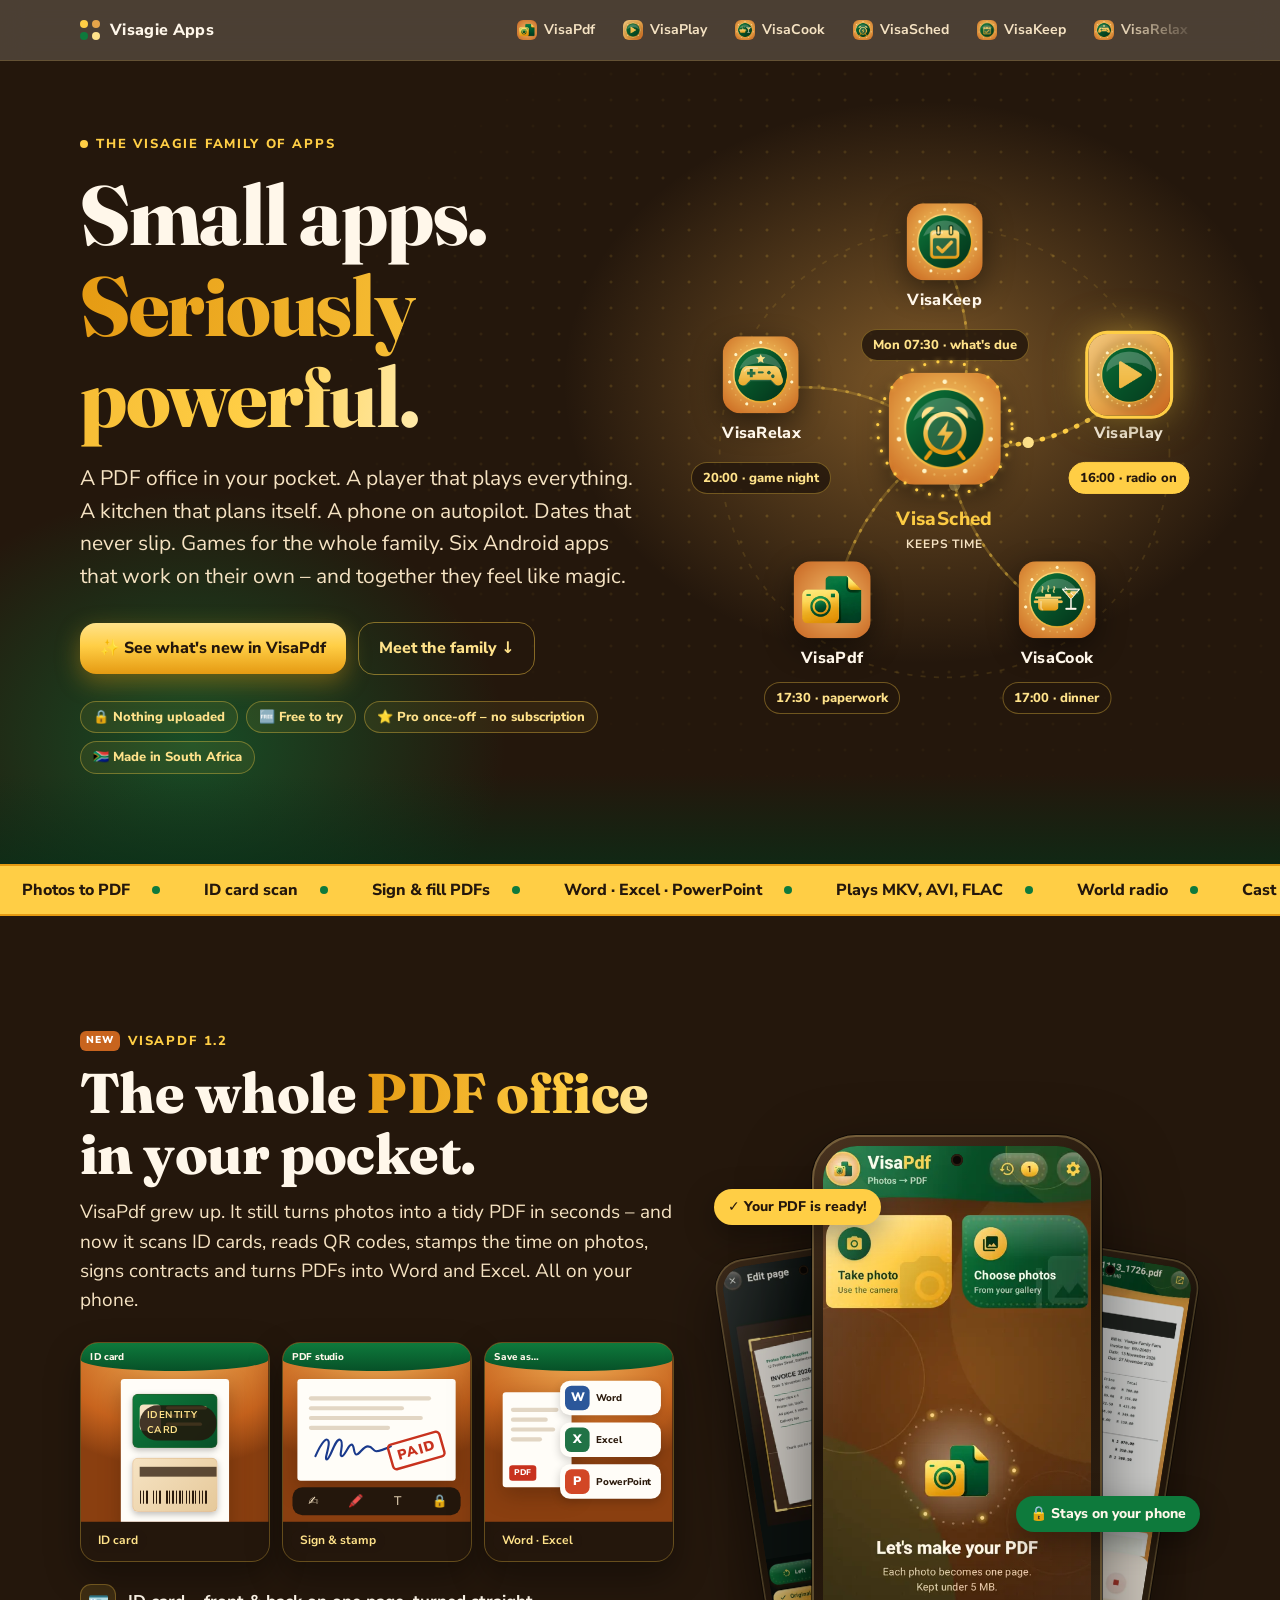
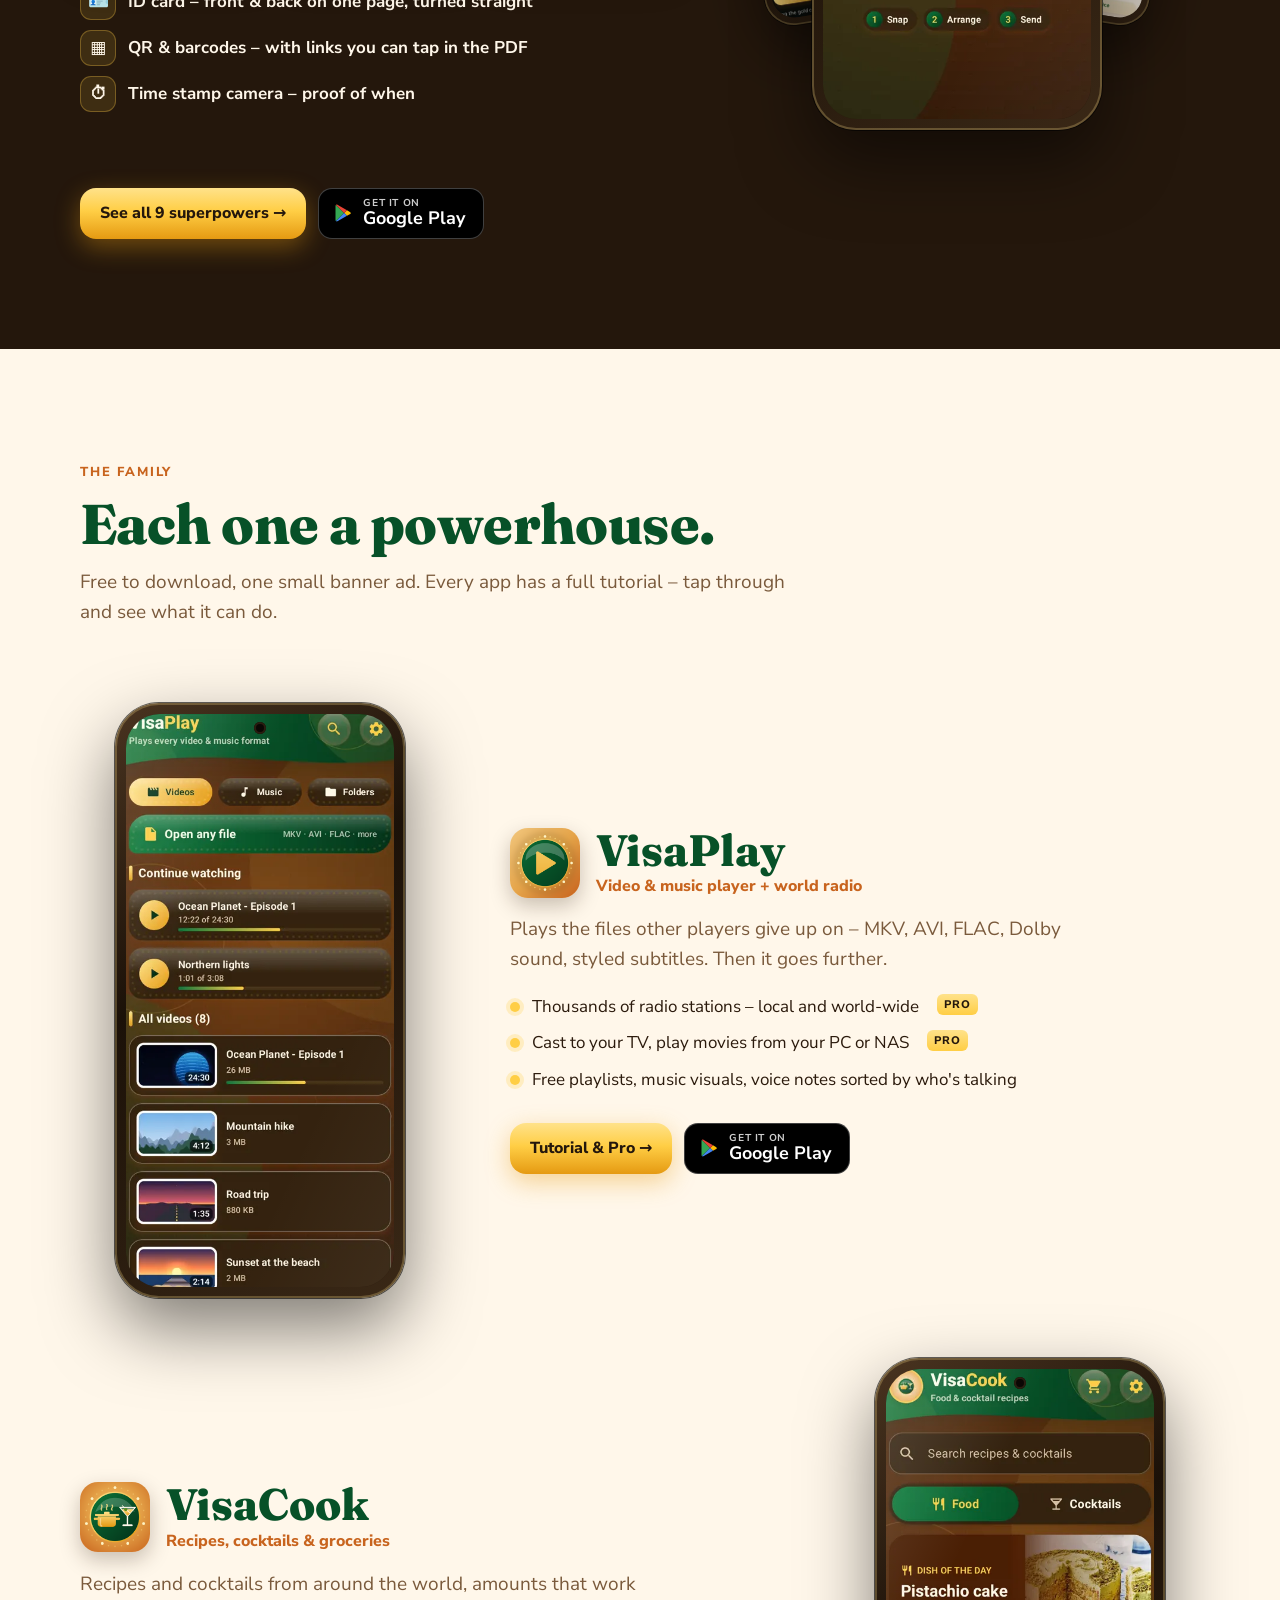
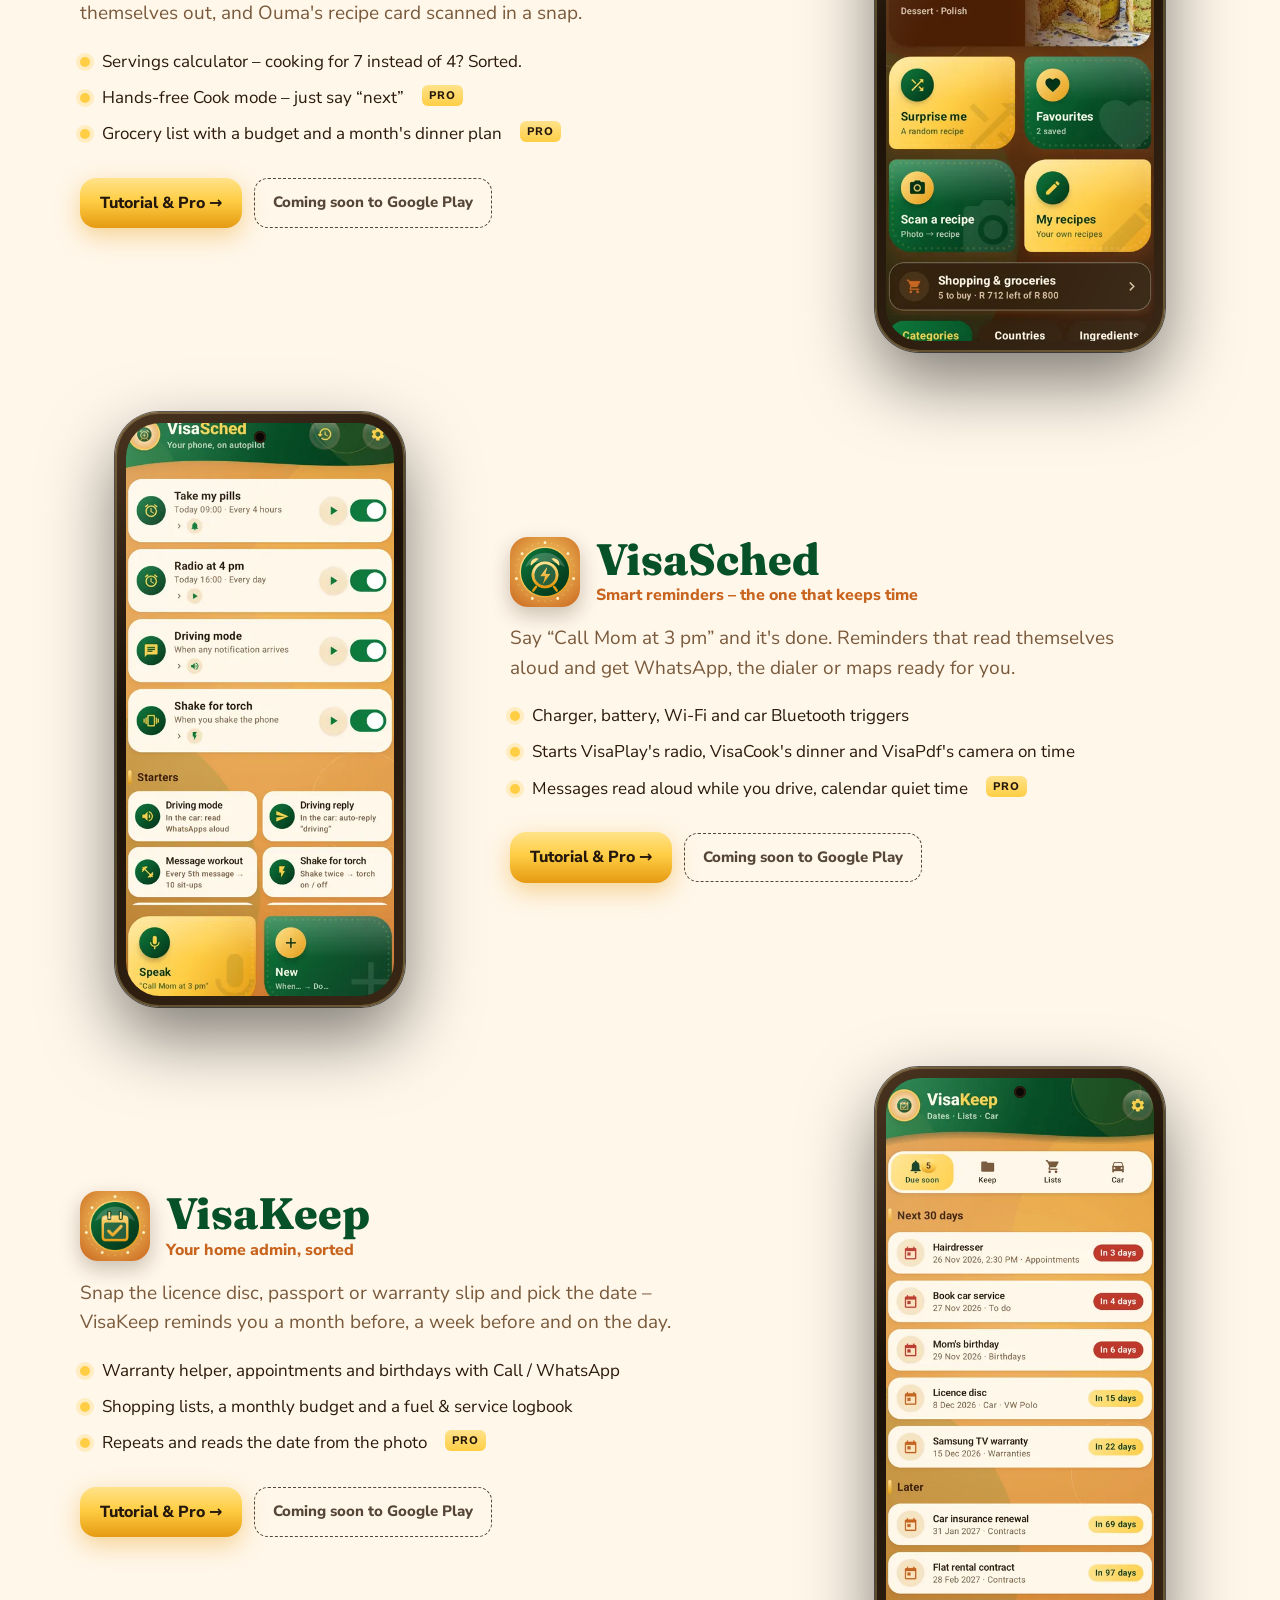
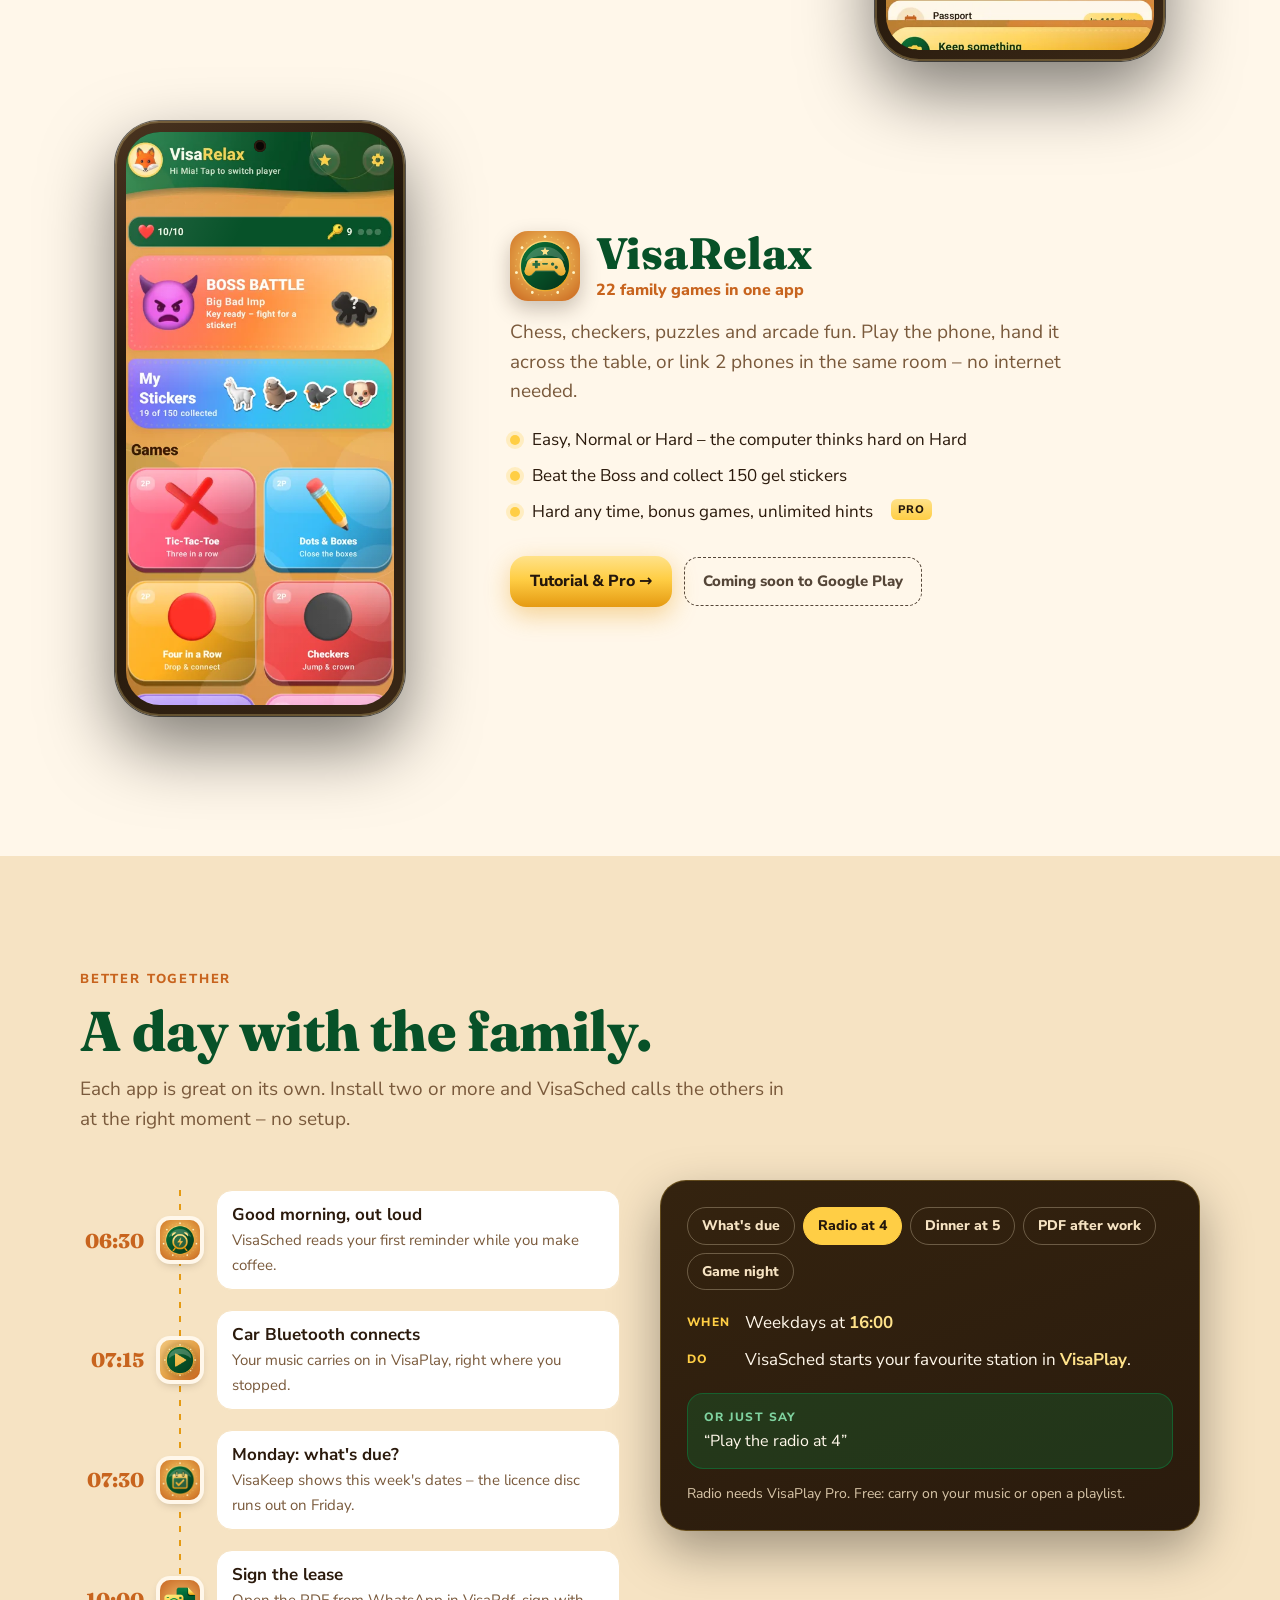
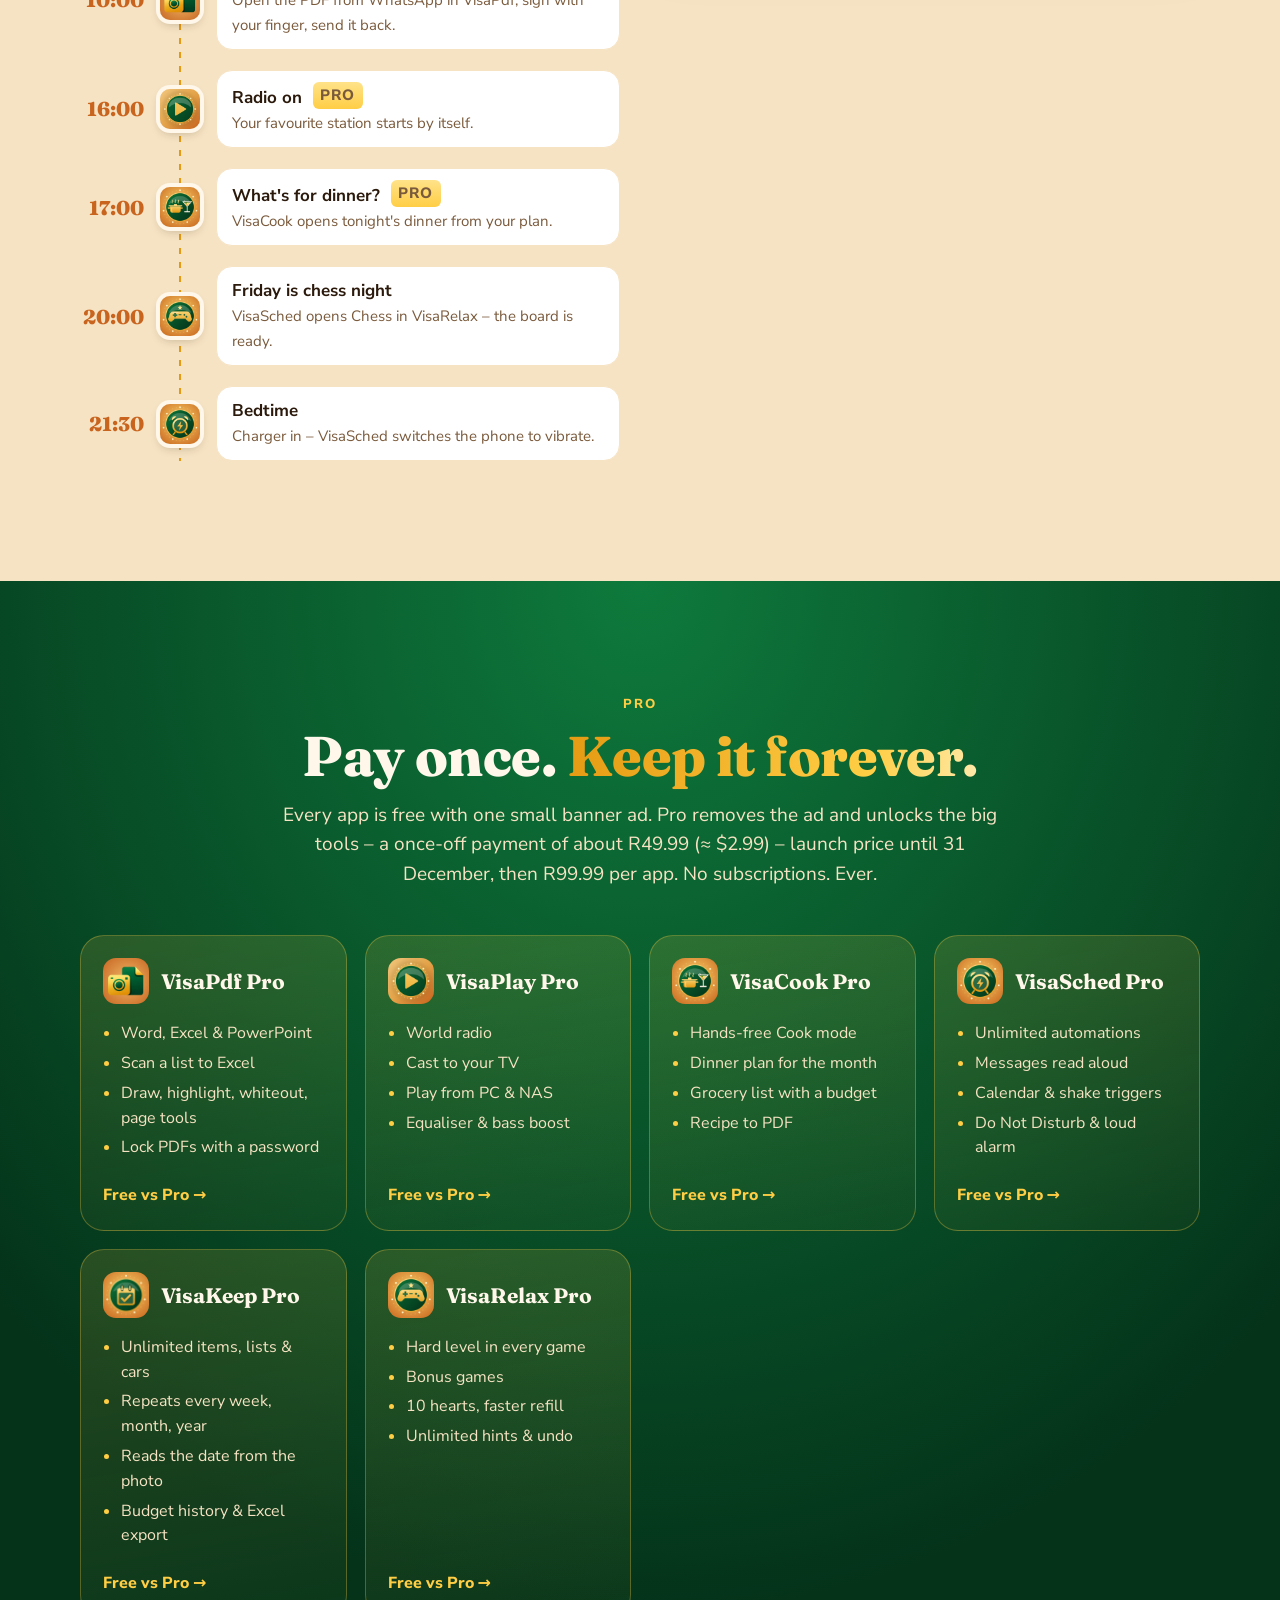
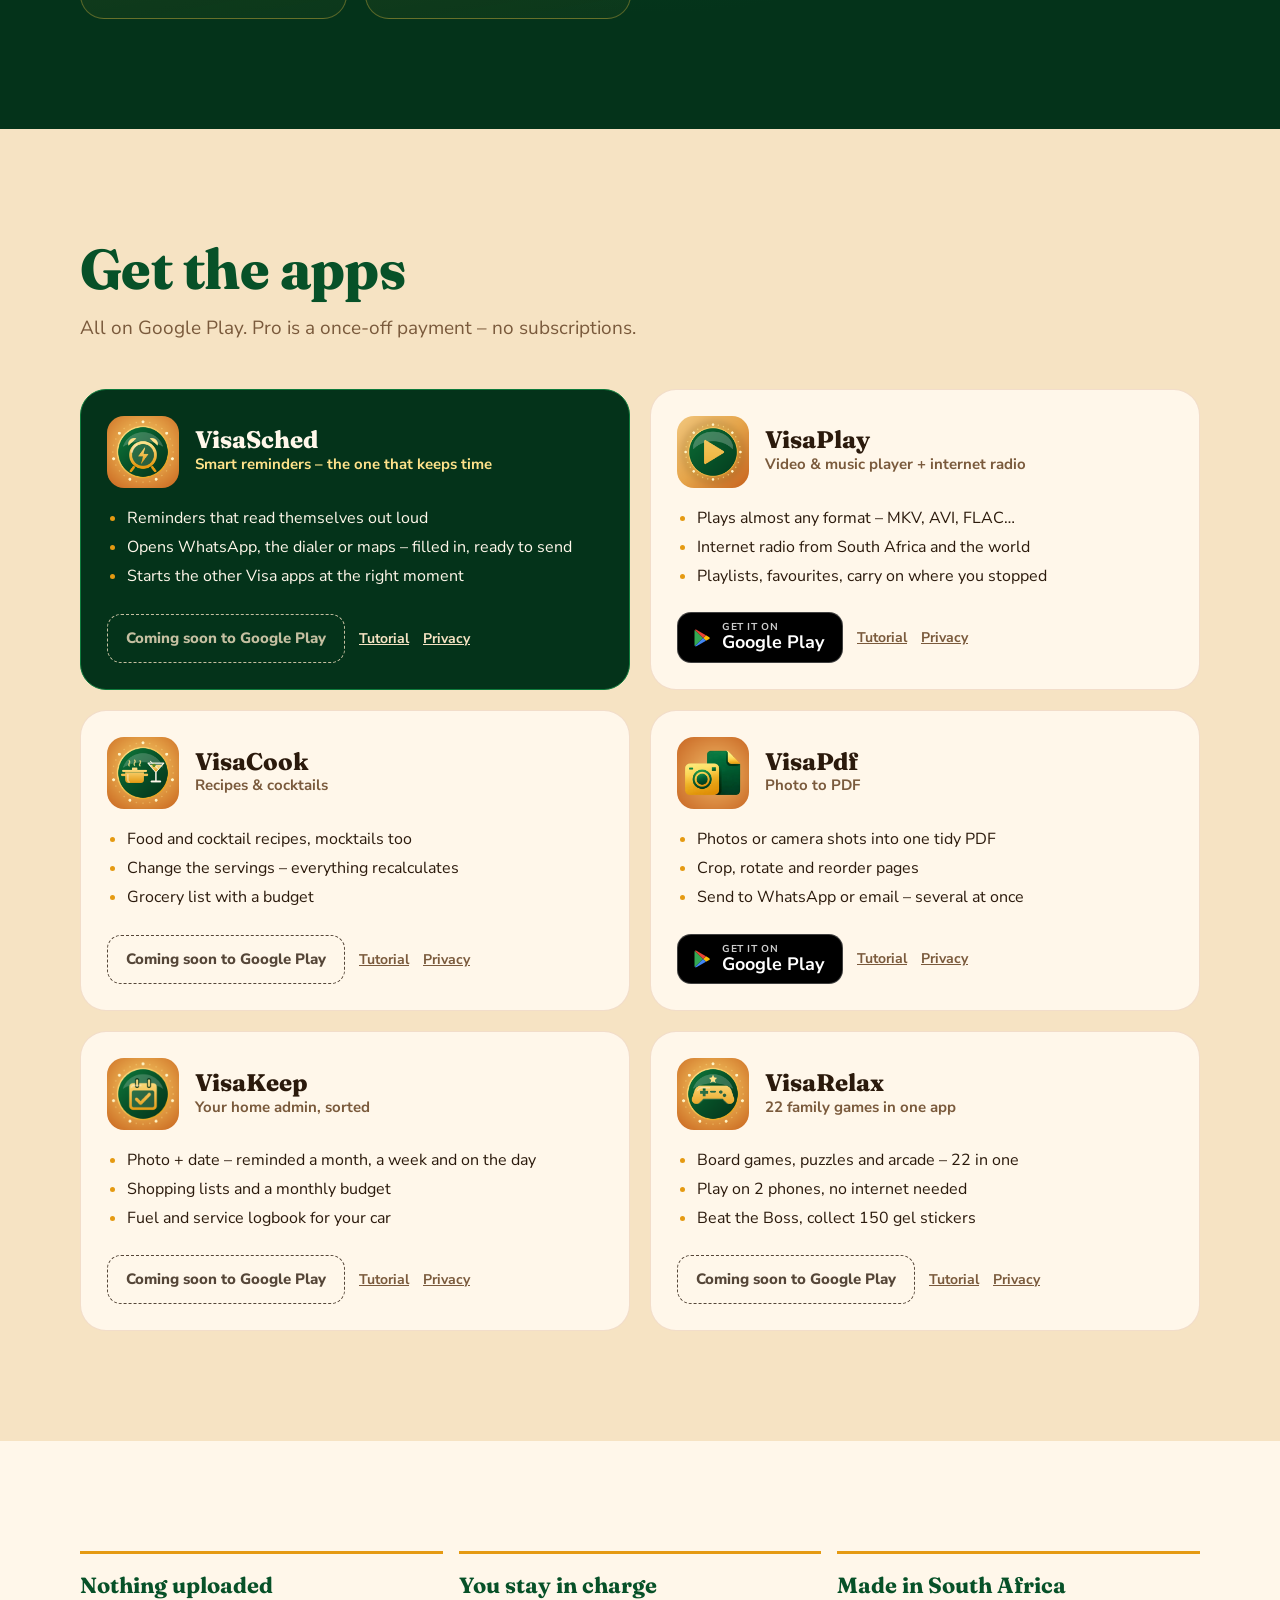
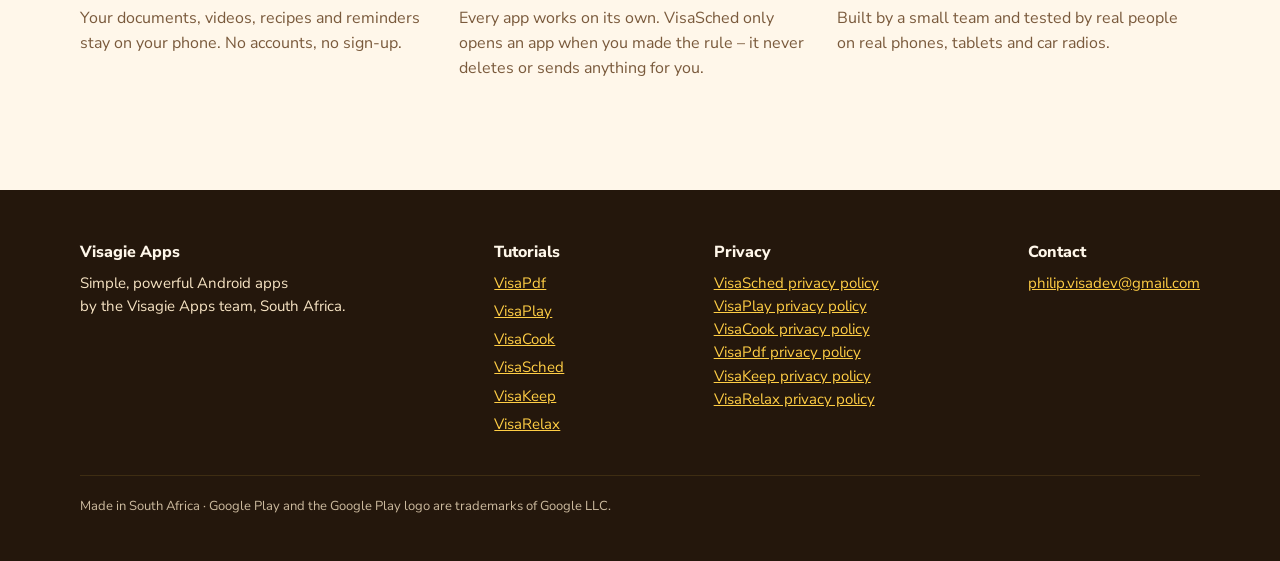
<file: index.html>
<!doctype html>
<html lang="en">
<head>
<meta charset="utf-8">
<meta name="viewport" content="width=device-width, initial-scale=1">
<title>Visagie Apps – small apps, seriously powerful</title>
<meta name="description" content="Six Android apps that work together: VisaPdf – the PDF office in your pocket, VisaPlay video &amp; music player with world radio, VisaCook recipes &amp; cocktails, VisaSched smart reminders, VisaKeep dates, lists &amp; budget, and VisaRelax family games. Made in South Africa.">
<meta property="og:title" content="Visagie Apps – small apps, seriously powerful">
<meta property="og:description" content="VisaPdf, VisaPlay, VisaCook, VisaSched, VisaKeep and VisaRelax: six Android apps that work as one. Free, with a once-off Pro.">
<meta property="og:image" content="https://philipvisadev.github.io/img/visapdf.png">
<meta name="theme-color" content="#24170C">
<link rel="icon" href="img/visasched.png">
<link rel="preconnect" href="https://fonts.googleapis.com">
<link rel="preconnect" href="https://fonts.gstatic.com" crossorigin>
<link href="https://fonts.googleapis.com/css2?family=Fraunces:opsz,wght@9..144,600;9..144,800&family=Nunito+Sans:opsz,wght@6..12,400;6..12,700;6..12,800;6..12,900&display=swap" rel="stylesheet">
<link rel="stylesheet" href="assets/site.css">
<link rel="stylesheet" href="assets/mocks.css">
<script>document.documentElement.classList.add("js")</script>
<style>
/* ---------- the family diagram (home only) ---------- */
.family{position:relative;width:100%;max-width:560px;aspect-ratio:1;margin:0 auto}
.family svg.lines{position:absolute;inset:0;width:100%;height:100%;overflow:visible}
.lines .track{fill:none;stroke:rgba(255,206,69,.22);stroke-width:.5}
.lines .flow{fill:none;stroke:var(--gold);stroke-width:.55;stroke-linecap:round;stroke-dasharray:.2 2.2;opacity:.45;animation:flow 1.6s linear infinite;transition:opacity .4s,stroke-width .4s}
.lines .flow.on{opacity:1;stroke-width:.9}
@keyframes flow{to{stroke-dashoffset:-2.4}}
.lines .spark{fill:var(--gold-bright);opacity:.5;transition:opacity .4s}.lines .spark.on{opacity:1}
.lines .ring{fill:none;stroke:rgba(255,206,69,.12);stroke-width:.35;stroke-dasharray:1 1.6}
.node{position:absolute;transform:translate(-50%,-50%);border:0;padding:0;background:none;cursor:pointer;color:var(--cream);font:inherit;text-align:center}
.node img{width:100%;border-radius:23%;box-shadow:0 10px 30px rgba(0,0,0,.45);transition:transform .35s,box-shadow .35s}
.node b{display:block;margin-top:8px;font-weight:800;font-size:clamp(12px,1.8vw,16px);letter-spacing:.02em}
.node:hover img,.node.on img{transform:scale(1.06);box-shadow:0 0 0 3px var(--gold),0 0 36px rgba(255,206,69,.55),0 10px 30px rgba(0,0,0,.45)}
.sat{width:15%}.hub{width:22%;cursor:default}
.hub .halo{position:relative;display:block}
.hub .led{position:absolute;inset:-15%;width:130%;height:130%;pointer-events:none}
.hub .led circle{fill:none;stroke:var(--gold);stroke-width:2.2;stroke-linecap:round;stroke-dasharray:0 9.2;animation:spin 14s linear infinite;transform-origin:50% 50%;filter:drop-shadow(0 0 2px var(--gold))}
.hub b{margin-top:18%;font-size:clamp(14px,2.2vw,19px);color:var(--gold)}
.hub small{display:block;color:var(--sand);font-size:12px;font-weight:700;letter-spacing:.08em;text-transform:uppercase}
.tag{position:absolute;transform:translate(-50%,-50%);background:rgba(36,23,12,.85);border:1px solid rgba(255,206,69,.35);color:var(--gold-bright);
  font-weight:800;font-size:13px;padding:5px 11px;border-radius:999px;white-space:nowrap;pointer-events:none;transition:background .4s,color .4s,border-color .4s}
.tag.on{background:var(--gold);color:var(--espresso);border-color:var(--gold)}
@media (max-width:560px){.tag{display:none}}

/* story card */
.story{background:linear-gradient(160deg,var(--espresso-light),#2a1b0d);color:var(--cream);border:1px solid rgba(255,206,69,.25);border-radius:26px;padding:26px;box-shadow:0 20px 50px rgba(0,0,0,.35)}
.story .pick{display:flex;gap:8px;flex-wrap:wrap;margin-bottom:20px}
.story .pick button{font:inherit;font-weight:800;font-size:14px;color:var(--sand);background:transparent;border:1px solid rgba(246,227,195,.3);border-radius:999px;padding:7px 14px;cursor:pointer}
.story .pick button[aria-pressed=true]{background:var(--gold);color:var(--espresso);border-color:var(--gold)}
.rule{display:grid;grid-template-columns:auto 1fr;gap:10px 14px;align-items:start}
.rule .lbl{font-size:12px;font-weight:800;letter-spacing:.12em;text-transform:uppercase;color:var(--gold);padding-top:3px}
.rule .val{font-size:17px}.rule .val strong{color:var(--gold-bright)}
.say{margin:20px 0 0;padding:14px 16px;border-radius:16px;background:rgba(14,122,60,.28);border:1px solid rgba(14,122,60,.6);font-size:16px}
.say span{display:block;font-size:12px;font-weight:800;letter-spacing:.12em;text-transform:uppercase;color:var(--mint);margin-bottom:2px}
.note{margin:14px 0 0;font-size:14px;color:var(--sand);opacity:.85}
@media (max-width:560px){.story{padding:20px}.rule{grid-template-columns:1fr;gap:2px}.rule .val{margin-bottom:8px}}

/* VisaPdf spotlight */
.spot{display:grid;gap:40px;align-items:center}
@media (min-width:980px){.spot{grid-template-columns:1.1fr .9fr}}
.spot .minis{display:grid;grid-template-columns:repeat(3,1fr);gap:12px}
.spot .mini-s{position:relative;height:clamp(150px,22vw,220px);border-radius:18px;overflow:hidden;border:1px solid rgba(255,206,69,.3);box-shadow:0 14px 34px rgba(0,0,0,.35)}
.spot .mini-s .mock{transform:scale(.82);transform-origin:top center;inset:0 -11%;width:122%}
.spot .mini-s b{position:absolute;left:8px;bottom:8px;z-index:6;background:rgba(36,23,12,.85);color:var(--gold-bright);font-size:12px;border-radius:999px;padding:3px 9px}
.spot .list{list-style:none;padding:0;margin:22px 0 28px;display:grid;gap:10px}
.spot .list li{display:flex;gap:12px;align-items:center;font-weight:700;font-size:17px}
.spot .list li i{font-style:normal;width:36px;height:36px;border-radius:11px;display:grid;place-items:center;background:rgba(255,206,69,.12);border:1px solid rgba(255,206,69,.3);flex:none}
@media (max-width:560px){.spot .minis{grid-template-columns:1fr 1fr}.spot .mini-s:nth-child(3){display:none}}

/* app rows */
.approw{display:grid;gap:36px;align-items:center;padding:30px 0}
@media (min-width:900px){.approw{grid-template-columns:360px 1fr;gap:70px}.approw.flip{grid-template-columns:1fr 360px}.approw.flip .ph{order:2}}
.approw .ph{display:flex;justify-content:center;position:relative}
.approw .ph::before{content:"";position:absolute;width:300px;height:300px;top:50%;left:50%;translate:-50% -50%;border-radius:50%;background:radial-gradient(circle,rgba(230,165,74,.5),transparent 70%);z-index:0}
.approw .ph .phone{z-index:1}
.approw header{display:flex;align-items:center;gap:16px;margin-bottom:16px}
.approw header img{width:70px;height:70px;border-radius:18px;box-shadow:0 8px 20px rgba(43,26,12,.25)}
.approw h3{font-size:clamp(30px,4vw,44px);font-weight:800;color:var(--emerald-deep)}
.approw .line{font-weight:800;color:var(--burnt);font-size:16px}
.approw p.big{font-size:19px;color:var(--ink-muted);max-width:32em}
.approw ul{list-style:none;padding:0;margin:20px 0 26px;display:grid;gap:10px}
.approw li{display:flex;gap:12px;align-items:flex-start;font-size:17px}
.approw li::before{content:"";width:10px;height:10px;margin-top:8px;border-radius:50%;background:var(--gold);box-shadow:0 0 0 4px rgba(255,206,69,.25);flex:none}

/* Pro cards */
.procards{display:grid;gap:18px}
@media (min-width:700px){.procards{grid-template-columns:1fr 1fr}}
@media (min-width:1100px){.procards{grid-template-columns:repeat(4,1fr)}}
.procard{border-radius:24px;padding:22px;background:linear-gradient(170deg,rgba(255,206,69,.14),rgba(255,206,69,.03));border:1px solid rgba(255,206,69,.3);color:var(--cream);display:flex;flex-direction:column}
.procard header{display:flex;gap:12px;align-items:center;margin-bottom:12px}
.procard header img{width:46px;height:46px;border-radius:13px}
.procard h3{font-size:21px}
.procard ul{margin:0 0 18px;padding-left:18px;flex:1;color:var(--sand)}
.procard li{margin:5px 0}.procard li::marker{color:var(--gold)}
.procard a{color:var(--gold);font-weight:800;text-decoration:none}

/* day timeline + family cards */
.day{list-style:none;margin:0;padding:0;position:relative}
.day::before{content:"";position:absolute;left:99px;top:10px;bottom:10px;width:2px;background:repeating-linear-gradient(var(--gold-deep) 0 6px,transparent 6px 14px)}
.day li{display:grid;grid-template-columns:64px 40px 1fr;gap:0 16px;align-items:center;padding:10px 0}
.day time{font-family:var(--head);font-weight:800;font-size:20px;color:var(--burnt);text-align:right}
.day li img{width:40px;height:40px;border-radius:10px;position:relative;box-shadow:0 0 0 4px var(--cream),0 4px 10px rgba(43,26,12,.25)}
.day .what{background:#fff;border:1px solid var(--sand);border-radius:16px;padding:11px 15px;box-shadow:0 2px 0 var(--sand)}
.day .what b{display:block;font-size:17px}.day .what span{color:var(--ink-muted);font-size:15px}
@media (max-width:560px){.day::before{left:81px}.day li{grid-template-columns:52px 40px 1fr;gap:0 10px}.day time{font-size:17px}}
.together{display:grid;gap:40px;align-items:start}
@media (min-width:980px){.together{grid-template-columns:1fr 1fr}}
.cards{display:grid;grid-template-columns:1fr;gap:20px}
@media (min-width:640px){.cards{grid-template-columns:1fr 1fr}}
.card{background:var(--cream);border-radius:26px;padding:26px;display:flex;flex-direction:column;border:1px solid rgba(169,78,20,.15)}
.card.hubcard{background:var(--emerald-night);color:var(--cream);border-color:var(--emerald)}
.card header{display:flex;align-items:center;gap:16px;margin-bottom:14px}
.card header img{width:72px;height:72px;border-radius:17px;flex:none}
.card h3{font-size:24px;font-weight:800}
.card .line{font-weight:700;color:var(--ink-muted);font-size:15px}.card.hubcard .line{color:var(--gold-bright)}
.card ul{margin:0 0 20px;padding:0 0 0 20px;flex:1}.card li{margin:4px 0}.card li::marker{color:var(--gold-deep)}
.card .links{display:flex;align-items:center;gap:14px;flex-wrap:wrap}
.card .small{font-size:14px;color:var(--ink-muted);font-weight:700}.card.hubcard .small{color:var(--sand)}
.card.hubcard .soon{color:var(--sand)}
.facts{display:grid;grid-template-columns:1fr;gap:16px}
@media (min-width:640px){.facts{grid-template-columns:repeat(3,1fr)}}
.fact{border-top:3px solid var(--gold-deep);padding-top:14px}
.fact b{display:block;font-family:var(--head);font-size:22px;color:var(--emerald-deep);margin-bottom:4px}
.fact span{color:var(--ink-muted)}
@media (prefers-reduced-motion:reduce){.lines .flow,.hub .led circle{animation:none}}
</style>
</head>
<body data-root="">

<header class="bar"><div class="wrap">
  <a class="brand" href="./" aria-current="page"><span class="dots"><i></i><i></i><i></i><i></i></span><span class="t">Visagie Apps</span></a>
  <nav aria-label="Apps"><a href="visapdf/"><img src="img/visapdf.png" alt=""><b>VisaPdf</b></a><a href="visaplay/"><img src="img/visaplay.png" alt=""><b>VisaPlay</b></a><a href="visacook/"><img src="img/visacook.png" alt=""><b>VisaCook</b></a><a href="visasched/"><img src="img/visasched.png" alt=""><b>VisaSched</b></a><a href="visakeep/"><img src="img/visakeep.png" alt=""><b>VisaKeep</b></a><a href="visarelax/"><img src="img/visarelax.png" alt=""><b>VisaRelax</b></a></nav>
</div></header>

<main>
<section class="hero"><div class="glow"></div><div class="ledgrid" data-par="0.08"></div>
  <div class="wrap hero-grid">
    <div>
      <span class="kicker rv"><span class="live"></span>The Visagie Family of Apps</span>
      <h1 class="rv d1">Small apps.<br><span class="shine">Seriously powerful.</span></h1>
      <p class="lede rv d2">A PDF office in your pocket. A player that plays everything. A kitchen that plans itself. A phone on autopilot. Dates that never slip. Games for the whole family.
        Six Android apps that work on their own – and together they feel like magic.</p>
      <div class="cta-row rv d3"><a class="btn btn-gold" href="visapdf/">✨ See what's new in VisaPdf</a><a class="btn btn-ghost" href="#apps">Meet the family ↓</a></div>
      <div class="chips rv d4"><span class="chip">🔒 Nothing uploaded</span><span class="chip">🆓 Free to try</span><span class="chip">⭐ Pro once-off – no subscription</span><span class="chip">🇿🇦 Made in South Africa</span></div>
    </div>

    <div class="family rv z d2" id="family">
      <svg class="lines" viewBox="0 0 100 100" aria-hidden="true">
        <circle class="ring" cx="50" cy="50" r="44"/>
        <path id="p-keep" class="track" d="M50 48 Q59 30 50 12"/>
        <path id="p-play" class="track" d="M50 48 Q70.4 51.7 86 38"/>
        <path id="p-cook" class="track" d="M50 48 Q53.4 69.9 72 82"/>
        <path id="p-pdf" class="track" d="M50 48 Q31.4 60.1 28 82"/>
        <path id="p-relax" class="track" d="M50 48 Q34.4 34.3 14 38"/>
        <path class="flow" data-k="keep" d="M50 48 Q59 30 50 12"/>
        <path class="flow" data-k="play" d="M50 48 Q70.4 51.7 86 38"/>
        <path class="flow" data-k="cook" d="M50 48 Q53.4 69.9 72 82"/>
        <path class="flow" data-k="pdf" d="M50 48 Q31.4 60.1 28 82"/>
        <path class="flow" data-k="relax" d="M50 48 Q34.4 34.3 14 38"/>
        <circle class="spark" data-k="keep" r="1.1"><animateMotion dur="2.4s" repeatCount="indefinite"><mpath href="#p-keep"/></animateMotion></circle>
        <circle class="spark" data-k="play" r="1.1"><animateMotion dur="2.2s" repeatCount="indefinite"><mpath href="#p-play"/></animateMotion></circle>
        <circle class="spark" data-k="cook" r="1.1"><animateMotion dur="2.6s" repeatCount="indefinite"><mpath href="#p-cook"/></animateMotion></circle>
        <circle class="spark" data-k="pdf" r="1.1"><animateMotion dur="3s" repeatCount="indefinite"><mpath href="#p-pdf"/></animateMotion></circle>
        <circle class="spark" data-k="relax" r="1.1"><animateMotion dur="2.8s" repeatCount="indefinite"><mpath href="#p-relax"/></animateMotion></circle>
      </svg>
      <span class="tag" data-k="keep" style="left:50%;top:29%">Mon 07:30 · what's due</span>
      <span class="tag" data-k="play" style="left:86%;top:55%">16:00 · radio on</span>
      <span class="tag" data-k="cook" style="left:72%;top:98%">17:00 · dinner</span>
      <span class="tag" data-k="pdf" style="left:28%;top:98%">17:30 · paperwork</span>
      <span class="tag" data-k="relax" style="left:14%;top:55%">20:00 · game night</span>
      <button class="node sat" data-k="keep" style="left:50%;top:12%"><img src="img/visakeep.png" alt=""><b>VisaKeep</b></button>
      <button class="node sat" data-k="play" style="left:86%;top:38%"><img src="img/visaplay.png" alt=""><b>VisaPlay</b></button>
      <button class="node sat" data-k="cook" style="left:72%;top:82%"><img src="img/visacook.png" alt=""><b>VisaCook</b></button>
      <button class="node sat" data-k="pdf" style="left:28%;top:82%"><img src="img/visapdf.png" alt=""><b>VisaPdf</b></button>
      <button class="node sat" data-k="relax" style="left:14%;top:38%"><img src="img/visarelax.png" alt=""><b>VisaRelax</b></button>
      <div class="node hub" style="left:50%;top:52%">
        <span class="halo"><svg class="led" viewBox="0 0 100 100" aria-hidden="true"><circle cx="50" cy="50" r="46"/></svg>
        <img src="img/visasched.png" alt=""></span><b>VisaSched</b><small>keeps time</small>
      </div>
    </div>
  </div>
</section>

<div class="ticker" aria-hidden="true"><div class="run">
  <span>Photos to PDF</span><span>ID card scan</span><span>Sign &amp; fill PDFs</span><span>Word · Excel · PowerPoint</span><span>Plays MKV, AVI, FLAC</span><span>World radio</span><span>Cast to TV</span><span>Recipes &amp; cocktails</span><span>Grocery list with a budget</span><span>Hands-free Cook mode</span><span>Reminders that read aloud</span><span>“Call Mom at 3 pm”</span>
  <span>Photos to PDF</span><span>ID card scan</span><span>Sign &amp; fill PDFs</span><span>Word · Excel · PowerPoint</span><span>Plays MKV, AVI, FLAC</span><span>World radio</span><span>Cast to TV</span><span>Recipes &amp; cocktails</span><span>Grocery list with a budget</span><span>Hands-free Cook mode</span><span>Reminders that read aloud</span><span>“Call Mom at 3 pm”</span>
</div></div>

<!-- ===== VisaPdf spotlight ===== -->
<section class="dark" id="visapdf">
  <div class="wrap spot">
    <div>
      <div class="sec-head rv" style="margin-bottom:26px"><span class="kicker"><span class="new-tag" style="margin:0">New</span> VisaPdf 1.2</span>
        <h2>The whole <span class="shine">PDF office</span> in your pocket.</h2>
        <p>VisaPdf grew up. It still turns photos into a tidy PDF in seconds – and now it scans ID cards, reads QR codes, stamps the time on photos, signs contracts and turns PDFs into Word and Excel. All on your phone.</p></div>
      <div class="minis rv d1">
        <div class="mini-s"><div class="mock m-id" role="img" aria-label="ID card front and back on one page"><div class="bar-top">ID card</div><div class="page"><div class="card front"><i></i><s></s><s></s><s></s><b>IDENTITY CARD</b></div><div class="card back"><s></s><i></i></div></div><div class="beam"></div></div><b>ID card</b></div>
        <div class="mini-s"><div class="mock m-sign" role="img" aria-label="A PDF is signed and stamped PAID"><div class="bar-top">PDF studio</div><div class="page"><span class="ln" style="width:90%"></span><span class="ln" style="width:70%"></span><span class="ln" style="width:84%"></span><span class="ln" style="width:60%"></span><i class="hl"></i><svg class="sig" viewBox="0 0 120 44" aria-hidden="true"><path d="M4 30c8-18 14-24 16-18s-6 22-2 22 10-26 16-24-2 20 2 20 8-14 12-14 2 12 6 12 8-10 14-10 6 6 10 6 14-4 18-6"/></svg><span class="paid">PAID</span></div><div class="tools"><i>✍️</i><i>🖍️</i><i>T</i><i>🔒</i></div></div><b>Sign &amp; stamp</b></div>
        <div class="mini-s"><div class="mock m-office" role="img" aria-label="A PDF turns into Word, Excel and PowerPoint"><div class="bar-top">Save as…</div><div class="page"><span class="ln" style="width:90%"></span><span class="ln" style="width:70%"></span><span class="ln" style="width:84%"></span><span class="ln" style="width:60%"></span></div><div class="flow"></div><div class="outs"><div class="o w"><i>W</i>Word</div><div class="o x"><i>X</i>Excel</div><div class="o p"><i>P</i>PowerPoint</div></div></div><b>Word · Excel</b></div>
      </div>
      <ul class="list">
        <li class="rv d1"><i>🪪</i>ID card – front &amp; back on one page, turned straight</li>
        <li class="rv d2"><i>▦</i>QR &amp; barcodes – with links you can tap in the PDF</li>
        <li class="rv d3"><i>⏱</i>Time stamp camera – proof of when</li>
        <li class="rv d4"><i>✍️</i>Sign, fill in forms, open password PDFs</li>
      </ul>
      <div class="cta-row rv"><a class="btn btn-gold" href="visapdf/">See all 9 superpowers →</a><span data-play="visagie.philip.visapdf"><a class="btn btn-play" href="https://play.google.com/store/apps/details?id=visagie.philip.visapdf"><svg viewBox="0 0 24 24" aria-hidden="true"><path fill="#34A853" d="M3.6 2.3 13.4 12l-9.8 9.7c-.4-.2-.6-.6-.6-1.1V3.4c0-.5.2-.9.6-1.1z"/><path fill="#FBBC04" d="m16.8 8.6-3.4 3.4 3.4 3.4 3.9-2.2c.8-.5.8-1.7 0-2.2z"/><path fill="#4285F4" d="M3.6 21.7 13.4 12l3.4 3.4-11.5 6.5c-.6.3-1.2.2-1.7-.2z"/><path fill="#EA4335" d="M3.6 2.3c.5-.4 1.1-.5 1.7-.2l11.5 6.5-3.4 3.4z"/></svg><span><small>Get it on</small><b>Google Play</b></span></a></span></div>
    </div>
    <div class="stage rv z d2">
      <div class="phone sm p-l float d1"><div class="scr"><img src="shots/visapdf/s3.webp" alt="" loading="lazy" width="480" height="960"></div><div class="glare"></div></div>
      <div class="phone sm p-r float d2"><div class="scr"><img src="shots/visapdf/p09.webp" alt="" loading="lazy" width="480" height="960"></div><div class="glare"></div></div>
      <div class="phone p-c float" data-led><div class="scr" data-cycle="2600">
        <img src="shots/visapdf/s1.webp" alt="VisaPdf home screen" class="on" loading="lazy" width="480" height="960"><img src="shots/visapdf/s2.webp" alt="" loading="lazy" width="480" height="960"><img src="shots/visapdf/s4.webp" alt="" loading="lazy" width="480" height="960"><img src="shots/visapdf/s5.webp" alt="" loading="lazy" width="480" height="960"><img src="shots/visapdf/s7.webp" alt="" loading="lazy" width="480" height="960">
      </div><div class="glare"></div></div>
      <span class="orbit" style="left:0;top:12%">✓ Your PDF is ready!</span>
      <span class="orbit g" style="right:0;top:60%;animation-delay:-2s">🔒 Stays on your phone</span>
    </div>
  </div>
</section>

<!-- ===== the other apps ===== -->
<section class="light" id="apps">
  <div class="wrap">
    <div class="sec-head rv"><span class="kicker">The family</span><h2>Each one a powerhouse.</h2><p>Free to download, one small banner ad. Every app has a full tutorial – tap through and see what it can do.</p></div>

    <article class="approw">
      <div class="ph rv l"><div class="phone tilt"><div class="scr" data-cycle="2800">
        <img src="shots/visaplay/s1.webp" alt="VisaPlay video library" class="on" loading="lazy" width="480" height="960"><img src="shots/visaplay/p08.webp" alt="" loading="lazy" width="480" height="960"><img src="shots/visaplay/s3.webp" alt="" loading="lazy" width="480" height="960"><img src="shots/visaplay/p10.webp" alt="" loading="lazy" width="480" height="960">
      </div><div class="glare"></div></div></div>
      <div class="rv r">
        <header><img src="img/visaplay.png" alt=""><div><h3>VisaPlay</h3><div class="line">Video &amp; music player + world radio</div></div></header>
        <p class="big">Plays the files other players give up on – MKV, AVI, FLAC, Dolby sound, styled subtitles. Then it goes further.</p>
        <ul><li>Thousands of radio stations – local and world-wide <span class="pro-tag">Pro</span></li><li>Cast to your TV, play movies from your PC or NAS <span class="pro-tag">Pro</span></li><li>Free playlists, music visuals, voice notes sorted by who's talking</li></ul>
        <div class="cta-row"><a class="btn btn-gold" href="visaplay/">Tutorial &amp; Pro →</a><span data-play="visagie.philip.visaplay"><a class="btn btn-play" href="https://play.google.com/store/apps/details?id=visagie.philip.visaplay"><svg viewBox="0 0 24 24" aria-hidden="true"><path fill="#34A853" d="M3.6 2.3 13.4 12l-9.8 9.7c-.4-.2-.6-.6-.6-1.1V3.4c0-.5.2-.9.6-1.1z"/><path fill="#FBBC04" d="m16.8 8.6-3.4 3.4 3.4 3.4 3.9-2.2c.8-.5.8-1.7 0-2.2z"/><path fill="#4285F4" d="M3.6 21.7 13.4 12l3.4 3.4-11.5 6.5c-.6.3-1.2.2-1.7-.2z"/><path fill="#EA4335" d="M3.6 2.3c.5-.4 1.1-.5 1.7-.2l11.5 6.5-3.4 3.4z"/></svg><span><small>Get it on</small><b>Google Play</b></span></a></span></div>
      </div>
    </article>

    <article class="approw flip">
      <div class="ph rv r"><div class="phone tilt"><div class="scr" data-cycle="2800">
        <img src="shots/visacook/s1.webp" alt="VisaCook home screen" class="on" loading="lazy" width="480" height="960"><img src="shots/visacook/s4.webp" alt="" loading="lazy" width="480" height="960"><img src="shots/visacook/s5.webp" alt="" loading="lazy" width="480" height="960"><img src="shots/visacook/s6.webp" alt="" loading="lazy" width="480" height="960">
      </div><div class="glare"></div></div></div>
      <div class="rv l">
        <header><img src="img/visacook.png" alt=""><div><h3>VisaCook</h3><div class="line">Recipes, cocktails &amp; groceries</div></div></header>
        <p class="big">Recipes and cocktails from around the world, amounts that work themselves out, and Ouma's recipe card scanned in a snap.</p>
        <ul><li>Servings calculator – cooking for 7 instead of 4? Sorted.</li><li>Hands-free Cook mode – just say “next” <span class="pro-tag">Pro</span></li><li>Grocery list with a budget and a month's dinner plan <span class="pro-tag">Pro</span></li></ul>
        <div class="cta-row"><a class="btn btn-gold" href="visacook/">Tutorial &amp; Pro →</a><span data-play="visagie.philip.visacook"><a class="btn btn-play" href="https://play.google.com/store/apps/details?id=visagie.philip.visacook"><svg viewBox="0 0 24 24" aria-hidden="true"><path fill="#34A853" d="M3.6 2.3 13.4 12l-9.8 9.7c-.4-.2-.6-.6-.6-1.1V3.4c0-.5.2-.9.6-1.1z"/><path fill="#FBBC04" d="m16.8 8.6-3.4 3.4 3.4 3.4 3.9-2.2c.8-.5.8-1.7 0-2.2z"/><path fill="#4285F4" d="M3.6 21.7 13.4 12l3.4 3.4-11.5 6.5c-.6.3-1.2.2-1.7-.2z"/><path fill="#EA4335" d="M3.6 2.3c.5-.4 1.1-.5 1.7-.2l11.5 6.5-3.4 3.4z"/></svg><span><small>Get it on</small><b>Google Play</b></span></a></span></div>
      </div>
    </article>

    <article class="approw">
      <div class="ph rv l"><div class="phone tilt"><div class="scr" data-cycle="2800">
        <img src="shots/visasched/s1.webp" alt="VisaSched automations" class="on" loading="lazy" width="480" height="960"><img src="shots/visasched/s2.webp" alt="" loading="lazy" width="480" height="960"><img src="shots/visasched/s5.webp" alt="" loading="lazy" width="480" height="960">
      </div><div class="glare"></div></div></div>
      <div class="rv r">
        <header><img src="img/visasched.png" alt=""><div><h3>VisaSched</h3><div class="line">Smart reminders – the one that keeps time</div></div></header>
        <p class="big">Say “Call Mom at 3 pm” and it's done. Reminders that read themselves aloud and get WhatsApp, the dialer or maps ready for you.</p>
        <ul><li>Charger, battery, Wi-Fi and car Bluetooth triggers</li><li>Starts VisaPlay's radio, VisaCook's dinner and VisaPdf's camera on time</li><li>Messages read aloud while you drive, calendar quiet time <span class="pro-tag">Pro</span></li></ul>
        <div class="cta-row"><a class="btn btn-gold" href="visasched/">Tutorial &amp; Pro →</a><span data-play="visagie.philip.visasched"><a class="btn btn-play" href="https://play.google.com/store/apps/details?id=visagie.philip.visasched"><svg viewBox="0 0 24 24" aria-hidden="true"><path fill="#34A853" d="M3.6 2.3 13.4 12l-9.8 9.7c-.4-.2-.6-.6-.6-1.1V3.4c0-.5.2-.9.6-1.1z"/><path fill="#FBBC04" d="m16.8 8.6-3.4 3.4 3.4 3.4 3.9-2.2c.8-.5.8-1.7 0-2.2z"/><path fill="#4285F4" d="M3.6 21.7 13.4 12l3.4 3.4-11.5 6.5c-.6.3-1.2.2-1.7-.2z"/><path fill="#EA4335" d="M3.6 2.3c.5-.4 1.1-.5 1.7-.2l11.5 6.5-3.4 3.4z"/></svg><span><small>Get it on</small><b>Google Play</b></span></a></span></div>
      </div>
    </article>

    <article class="approw flip">
      <div class="ph rv r"><div class="phone tilt"><div class="scr" data-cycle="2800">
        <img src="shots/visakeep/s1.webp" alt="VisaKeep Due soon screen" class="on" loading="lazy" width="480" height="960"><img src="shots/visakeep/s3.webp" alt="" loading="lazy" width="480" height="960"><img src="shots/visakeep/s4.webp" alt="" loading="lazy" width="480" height="960"><img src="shots/visakeep/s5.webp" alt="" loading="lazy" width="480" height="960">
      </div><div class="glare"></div></div></div>
      <div class="rv l">
        <header><img src="img/visakeep.png" alt=""><div><h3>VisaKeep</h3><div class="line">Your home admin, sorted</div></div></header>
        <p class="big">Snap the licence disc, passport or warranty slip and pick the date – VisaKeep reminds you a month before, a week before and on the day.</p>
        <ul><li>Warranty helper, appointments and birthdays with Call / WhatsApp</li><li>Shopping lists, a monthly budget and a fuel &amp; service logbook</li><li>Repeats and reads the date from the photo <span class="pro-tag">Pro</span></li></ul>
        <div class="cta-row"><a class="btn btn-gold" href="visakeep/">Tutorial &amp; Pro →</a><span data-play="visagie.philip.visakeep"><a class="btn btn-play" href="https://play.google.com/store/apps/details?id=visagie.philip.visakeep"><svg viewBox="0 0 24 24" aria-hidden="true"><path fill="#34A853" d="M3.6 2.3 13.4 12l-9.8 9.7c-.4-.2-.6-.6-.6-1.1V3.4c0-.5.2-.9.6-1.1z"/><path fill="#FBBC04" d="m16.8 8.6-3.4 3.4 3.4 3.4 3.9-2.2c.8-.5.8-1.7 0-2.2z"/><path fill="#4285F4" d="M3.6 21.7 13.4 12l3.4 3.4-11.5 6.5c-.6.3-1.2.2-1.7-.2z"/><path fill="#EA4335" d="M3.6 2.3c.5-.4 1.1-.5 1.7-.2l11.5 6.5-3.4 3.4z"/></svg><span><small>Get it on</small><b>Google Play</b></span></a></span></div>
      </div>
    </article>

    <article class="approw">
      <div class="ph rv l"><div class="phone tilt"><div class="scr" data-cycle="2800">
        <img src="shots/visarelax/s1.webp" alt="VisaRelax games" class="on" loading="lazy" width="480" height="960"><img src="shots/visarelax/s2.webp" alt="" loading="lazy" width="480" height="960"><img src="shots/visarelax/s5.webp" alt="" loading="lazy" width="480" height="960"><img src="shots/visarelax/s7.webp" alt="" loading="lazy" width="480" height="960">
      </div><div class="glare"></div></div></div>
      <div class="rv r">
        <header><img src="img/visarelax.png" alt=""><div><h3>VisaRelax</h3><div class="line">22 family games in one app</div></div></header>
        <p class="big">Chess, checkers, puzzles and arcade fun. Play the phone, hand it across the table, or link 2 phones in the same room – no internet needed.</p>
        <ul><li>Easy, Normal or Hard – the computer thinks hard on Hard</li><li>Beat the Boss and collect 150 gel stickers</li><li>Hard any time, bonus games, unlimited hints <span class="pro-tag">Pro</span></li></ul>
        <div class="cta-row"><a class="btn btn-gold" href="visarelax/">Tutorial &amp; Pro →</a><span data-play="visagie.philip.visarelax"><a class="btn btn-play" href="https://play.google.com/store/apps/details?id=visagie.philip.visarelax"><svg viewBox="0 0 24 24" aria-hidden="true"><path fill="#34A853" d="M3.6 2.3 13.4 12l-9.8 9.7c-.4-.2-.6-.6-.6-1.1V3.4c0-.5.2-.9.6-1.1z"/><path fill="#FBBC04" d="m16.8 8.6-3.4 3.4 3.4 3.4 3.9-2.2c.8-.5.8-1.7 0-2.2z"/><path fill="#4285F4" d="M3.6 21.7 13.4 12l3.4 3.4-11.5 6.5c-.6.3-1.2.2-1.7-.2z"/><path fill="#EA4335" d="M3.6 2.3c.5-.4 1.1-.5 1.7-.2l11.5 6.5-3.4 3.4z"/></svg><span><small>Get it on</small><b>Google Play</b></span></a></span></div>
      </div>
    </article>
  </div>
</section>

<!-- ===== better together ===== -->
<section class="sandbg" id="day">
  <div class="wrap">
    <div class="sec-head rv"><span class="kicker">Better together</span><h2>A day with the family.</h2><p>Each app is great on its own. Install two or more and VisaSched calls the others in at the right moment – no setup.</p></div>
    <div class="together">
      <ol class="day">
        <li class="rv"><time>06:30</time><img src="img/visasched.png" alt="VisaSched"><div class="what"><b>Good morning, out loud</b><span>VisaSched reads your first reminder while you make coffee.</span></div></li>
        <li class="rv d1"><time>07:15</time><img src="img/visaplay.png" alt="VisaPlay"><div class="what"><b>Car Bluetooth connects</b><span>Your music carries on in VisaPlay, right where you stopped.</span></div></li>
        <li class="rv d1"><time>07:30</time><img src="img/visakeep.png" alt="VisaKeep"><div class="what"><b>Monday: what's due?</b><span>VisaKeep shows this week's dates – the licence disc runs out on Friday.</span></div></li>
        <li class="rv d2"><time>10:00</time><img src="img/visapdf.png" alt="VisaPdf"><div class="what"><b>Sign the lease</b><span>Open the PDF from WhatsApp in VisaPdf, sign with your finger, send it back.</span></div></li>
        <li class="rv d3"><time>16:00</time><img src="img/visaplay.png" alt="VisaPlay"><div class="what"><b>Radio on <span class="pro-tag">Pro</span></b><span>Your favourite station starts by itself.</span></div></li>
        <li class="rv d4"><time>17:00</time><img src="img/visacook.png" alt="VisaCook"><div class="what"><b>What's for dinner? <span class="pro-tag">Pro</span></b><span>VisaCook opens tonight's dinner from your plan.</span></div></li>
        <li class="rv d4"><time>20:00</time><img src="img/visarelax.png" alt="VisaRelax"><div class="what"><b>Friday is chess night</b><span>VisaSched opens Chess in VisaRelax – the board is ready.</span></div></li>
        <li class="rv d5"><time>21:30</time><img src="img/visasched.png" alt="VisaSched"><div class="what"><b>Bedtime</b><span>Charger in – VisaSched switches the phone to vibrate.</span></div></li>
      </ol>
      <div class="story rv r" id="story" aria-live="polite">
        <div class="pick" role="group" aria-label="Pick an example">
          <button data-k="keep" aria-pressed="false">What's due</button>
          <button data-k="play" aria-pressed="true">Radio at 4</button>
          <button data-k="cook" aria-pressed="false">Dinner at 5</button>
          <button data-k="pdf" aria-pressed="false">PDF after work</button>
          <button data-k="relax" aria-pressed="false">Game night</button>
        </div>
        <div class="rule">
          <span class="lbl">When</span><span class="val" id="s-when"></span>
          <span class="lbl">Do</span><span class="val" id="s-do"></span>
        </div>
        <p class="say"><span>Or just say</span><q id="s-say"></q></p>
        <p class="note" id="s-note"></p>
      </div>
    </div>
  </div>
</section>

<!-- ===== Pro ===== -->
<section class="green" id="pro">
  <div class="wrap">
    <div class="sec-head c rv"><span class="kicker">Pro</span><h2>Pay once. <span class="shine">Keep it forever.</span></h2>
      <p>Every app is free with one small banner ad. Pro removes the ad and unlocks the big tools – a once-off payment of <span data-pro-text>about R99.99 (≈ $4.99)</span> per app. No subscriptions. Ever.</p></div>
    <div class="procards">
      <div class="procard rv d1" data-led><header><img src="img/visapdf.png" alt=""><h3>VisaPdf Pro</h3></header><ul><li>Word, Excel &amp; PowerPoint</li><li>Scan a list to Excel</li><li>Draw, highlight, whiteout, page tools</li><li>Lock PDFs with a password</li></ul><a href="visapdf/#pro">Free vs Pro →</a></div>
      <div class="procard rv d2" data-led><header><img src="img/visaplay.png" alt=""><h3>VisaPlay Pro</h3></header><ul><li>World radio</li><li>Cast to your TV</li><li>Play from PC &amp; NAS</li><li>Equaliser &amp; bass boost</li></ul><a href="visaplay/#pro">Free vs Pro →</a></div>
      <div class="procard rv d3" data-led><header><img src="img/visacook.png" alt=""><h3>VisaCook Pro</h3></header><ul><li>Hands-free Cook mode</li><li>Dinner plan for the month</li><li>Grocery list with a budget</li><li>Recipe to PDF</li></ul><a href="visacook/#pro">Free vs Pro →</a></div>
      <div class="procard rv d4" data-led><header><img src="img/visasched.png" alt=""><h3>VisaSched Pro</h3></header><ul><li>Unlimited automations</li><li>Messages read aloud</li><li>Calendar &amp; shake triggers</li><li>Do Not Disturb &amp; loud alarm</li></ul><a href="visasched/#pro">Free vs Pro →</a></div>
      <div class="procard rv d1" data-led><header><img src="img/visakeep.png" alt=""><h3>VisaKeep Pro</h3></header><ul><li>Unlimited items, lists &amp; cars</li><li>Repeats every week, month, year</li><li>Reads the date from the photo</li><li>Budget history &amp; Excel export</li></ul><a href="visakeep/#pro">Free vs Pro →</a></div>
      <div class="procard rv d2" data-led><header><img src="img/visarelax.png" alt=""><h3>VisaRelax Pro</h3></header><ul><li>Hard level in every game</li><li>Bonus games</li><li>10 hearts, faster refill</li><li>Unlimited hints &amp; undo</li></ul><a href="visarelax/#pro">Free vs Pro →</a></div>
    </div>
  </div>
</section>

<!-- ===== cards from apps.json (the apps' "More Visa apps" screen reads the same file) ===== -->
<section class="sandbg" id="family-cards">
  <div class="wrap">
    <div class="sec-head rv"><h2>Get the apps</h2><p>All on Google Play. Pro is a once-off payment – no subscriptions.</p></div>
    <div class="cards" id="cards"></div>
  </div>
</section>

<section class="light">
  <div class="wrap">
    <div class="facts">
      <div class="fact rv d1"><b>Nothing uploaded</b><span>Your documents, videos, recipes and reminders stay on your phone. No accounts, no sign-up.</span></div>
      <div class="fact rv d2"><b>You stay in charge</b><span>Every app works on its own. VisaSched only opens an app when you made the rule – it never deletes or sends anything for you.</span></div>
      <div class="fact rv d3"><b>Made in South Africa</b><span>Built by a small team and tested by real people on real phones, tablets and car radios.</span></div>
    </div>
  </div>
</section>
</main>

<footer id="contact"><div class="wrap"><div class="cols">
  <div><h4>Visagie Apps</h4><p>Simple, powerful Android apps<br>by the Visagie Apps team, South Africa.</p></div>
  <div><h4>Tutorials</h4><p><a href="visapdf/">VisaPdf</a></p><p><a href="visaplay/">VisaPlay</a></p><p><a href="visacook/">VisaCook</a></p><p><a href="visasched/">VisaSched</a></p><p><a href="visakeep/">VisaKeep</a></p><p><a href="visarelax/">VisaRelax</a></p></div>
  <div><h4>Privacy</h4><p id="privacy"><a href="visasched/privacy.html">VisaSched privacy policy</a><br><a href="visaplay/privacy.html">VisaPlay privacy policy</a><br><a href="visacook/privacy.html">VisaCook privacy policy</a><br><a href="visapdf/privacy.html">VisaPdf privacy policy</a></p></div>
  <div><h4>Contact</h4><p><a href="mailto:philip.visadev@gmail.com">philip.visadev@gmail.com</a></p></div>
</div><p class="made">Made in South Africa · Google Play and the Google Play logo are trademarks of Google LLC.</p></div></footer>

<script>
/* ---- The app list lives in apps.json (the apps' "More Visa apps" screen reads the same file). Edit it there. ---- */
const STORIES = {
  play:{ when:"Weekdays at <strong>16:00</strong>", act:"VisaSched starts your favourite station in <strong>VisaPlay</strong>.",
         say:"Play the radio at 4", note:"Radio needs VisaPlay Pro. Free: carry on your music or open a playlist." },
  cook:{ when:"Every day at <strong>17:00</strong>", act:"VisaSched opens <strong>tonight's dinner</strong> in VisaCook.",
         say:"What's for dinner at 5", note:"The dinner plan is part of VisaCook Pro." },
  pdf: { when:"Weekdays at <strong>17:30</strong>", act:"VisaSched opens the <strong>VisaPdf camera</strong> for the day's paperwork.",
         say:"Make a PDF after work", note:"Free in both apps." },
  keep:{ when:"Mondays at <strong>07:30</strong>", act:"VisaSched opens <strong>what's due this week</strong> in VisaKeep.",
         say:"What's due this week", note:"Tuesdays it can open your shopping list too. Free in both apps." },
  relax:{ when:"Fridays at <strong>20:00</strong>", act:"VisaSched opens <strong>Chess</strong> in VisaRelax – it's chess night.",
         say:"Chess on Friday nights", note:"Pick a game for every night of the week. Free in both apps." }
};
const playUrl = p => "https://play.google.com/store/apps/details?id=" + p;
const playSvg = document.querySelector(".btn-play svg").outerHTML;
const slug = a => a.name.toLowerCase();
const esc = s => String(s).replace(/[&<>"]/g, c => ({"&":"&amp;","<":"&lt;",">":"&gt;",'"':"&quot;"}[c]));

fetch("apps.json", { cache: "no-cache" }).then(r => r.json()).then(data => {
  const apps = data.apps.slice().sort((a, b) => (a.order ?? 999) - (b.order ?? 999));
  document.getElementById("cards").innerHTML = apps.map(a => `
    <article class="card${a.hub ? " hubcard" : ""}">
      <header><img src="${esc(a.icon)}" alt=""><div><h3>${esc(a.name)}</h3><div class="line">${esc(a.tagline)}</div></div></header>
      <ul>${(a.points || []).map(p => `<li>${esc(p)}</li>`).join("")}</ul>
      <div class="links">
        ${a.live ? `<a class="btn btn-play" href="${playUrl(a.id)}">${playSvg}<span><small>Get it on</small><b>Google Play</b></span></a>`
                 : `<span class="soon">Coming soon to Google Play</span>`}
        <a class="small" href="${slug(a)}/">Tutorial</a>
        ${a.privacy ? `<a class="small" href="${slug(a)}/privacy.html">Privacy</a>` : ""}
      </div>
    </article>`).join("");
  const priv = apps.filter(a => a.privacy).map(a => `<a href="${slug(a)}/privacy.html">${esc(a.name)} privacy policy</a>`).join("<br>");
  if (priv) document.getElementById("privacy").innerHTML = priv;
}).catch(() => {
  document.getElementById("cards").innerHTML = '<p>Our apps are on <a href="https://play.google.com/store/apps/dev?id=5667284812696899656">Google Play</a>.</p>';
});

/* ---- the family diagram + story card: cycles through the 5 examples until the visitor picks one ---- */
const order = ["keep","play","cook","pdf","relax"];
let cur = 0, timer = null;
function show(k){
  document.querySelectorAll("#family [data-k]").forEach(el => el.classList.toggle("on", el.dataset.k === k));
  document.querySelectorAll("#story .pick button").forEach(b => b.setAttribute("aria-pressed", b.dataset.k === k));
  const s = STORIES[k];
  document.getElementById("s-when").innerHTML = s.when;
  document.getElementById("s-do").innerHTML = s.act;
  document.getElementById("s-say").textContent = s.say;
  document.getElementById("s-note").textContent = s.note;
  cur = order.indexOf(k);
}
function pick(k){ clearInterval(timer); timer = null; show(k); }
document.querySelectorAll("#family .sat, #story .pick button").forEach(el => el.addEventListener("click", () => pick(el.dataset.k)));
const still = matchMedia("(prefers-reduced-motion: reduce)").matches;
show("play");
if (still) document.querySelector("#family svg.lines").pauseAnimations();
else timer = setInterval(() => show(order[(cur + 1) % order.length]), 4500);
</script>
<script src="assets/site.js" defer></script>
</body>
</html>
</file>
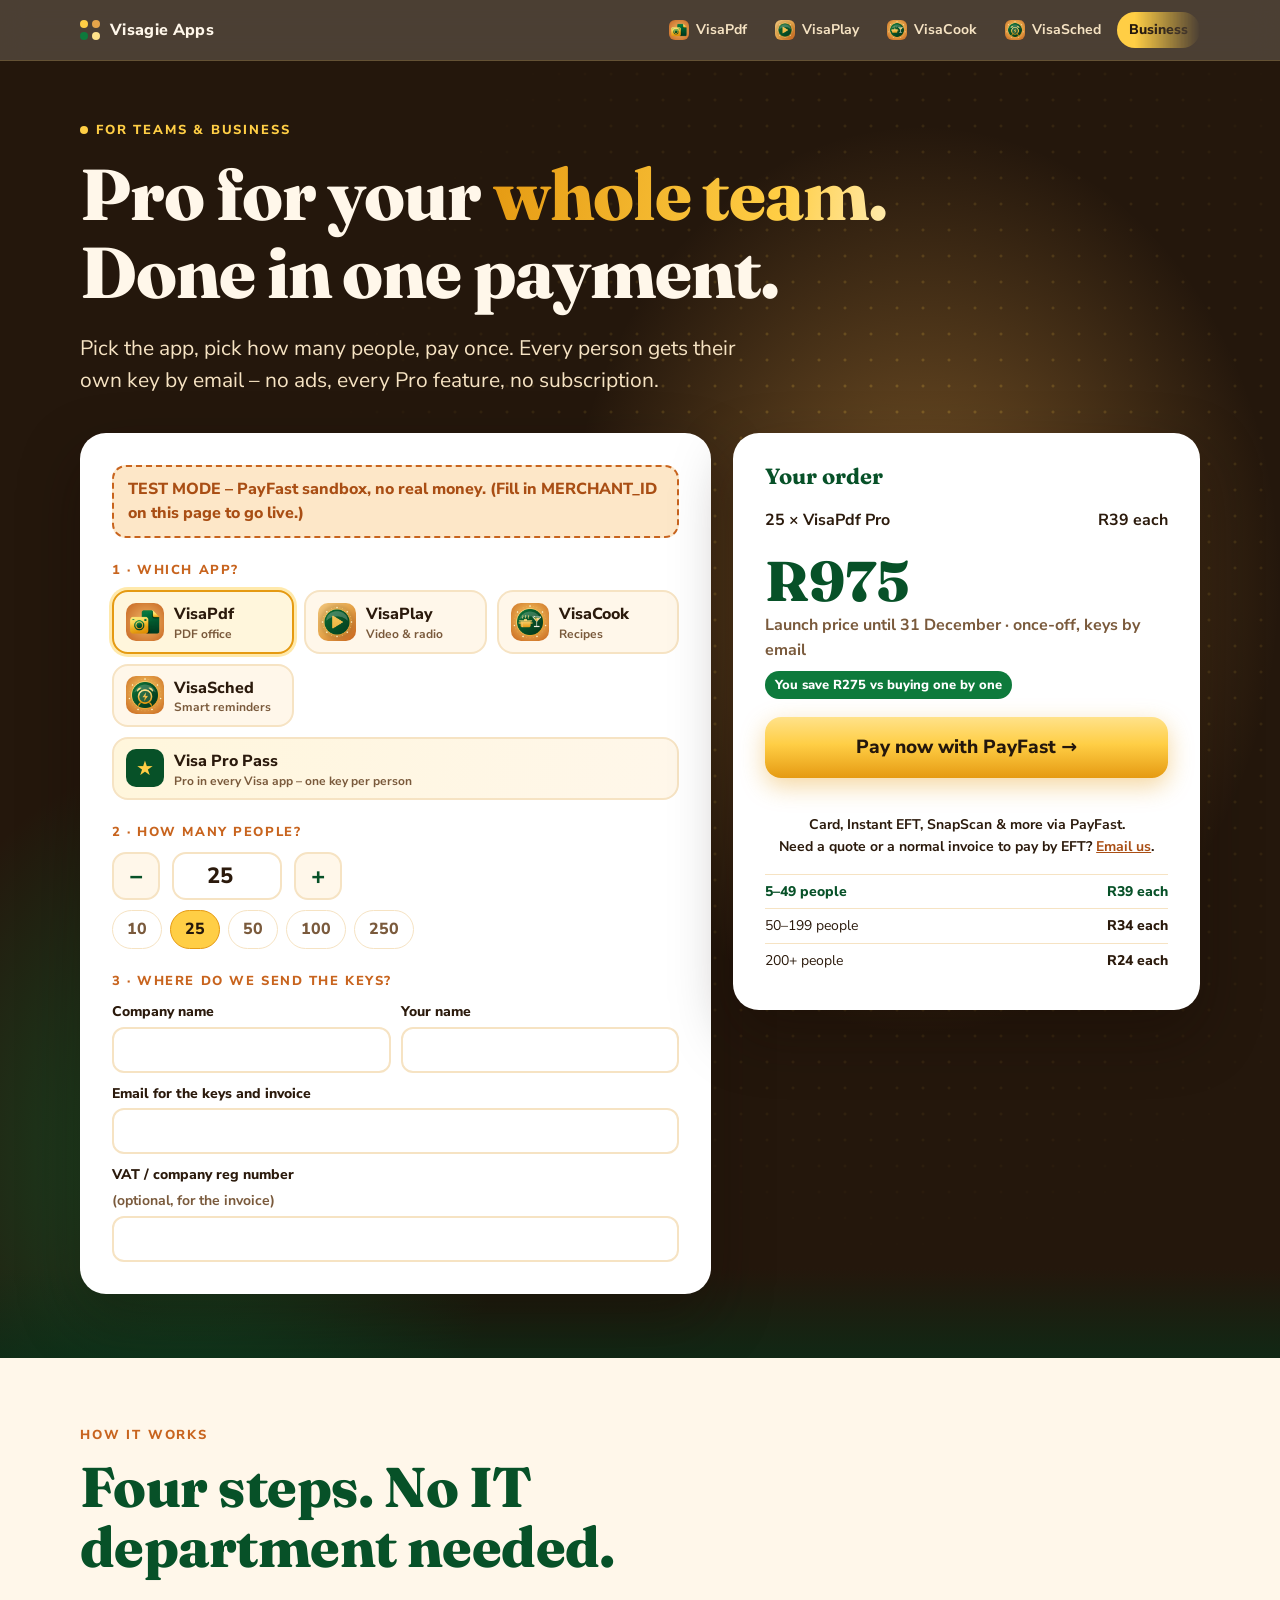
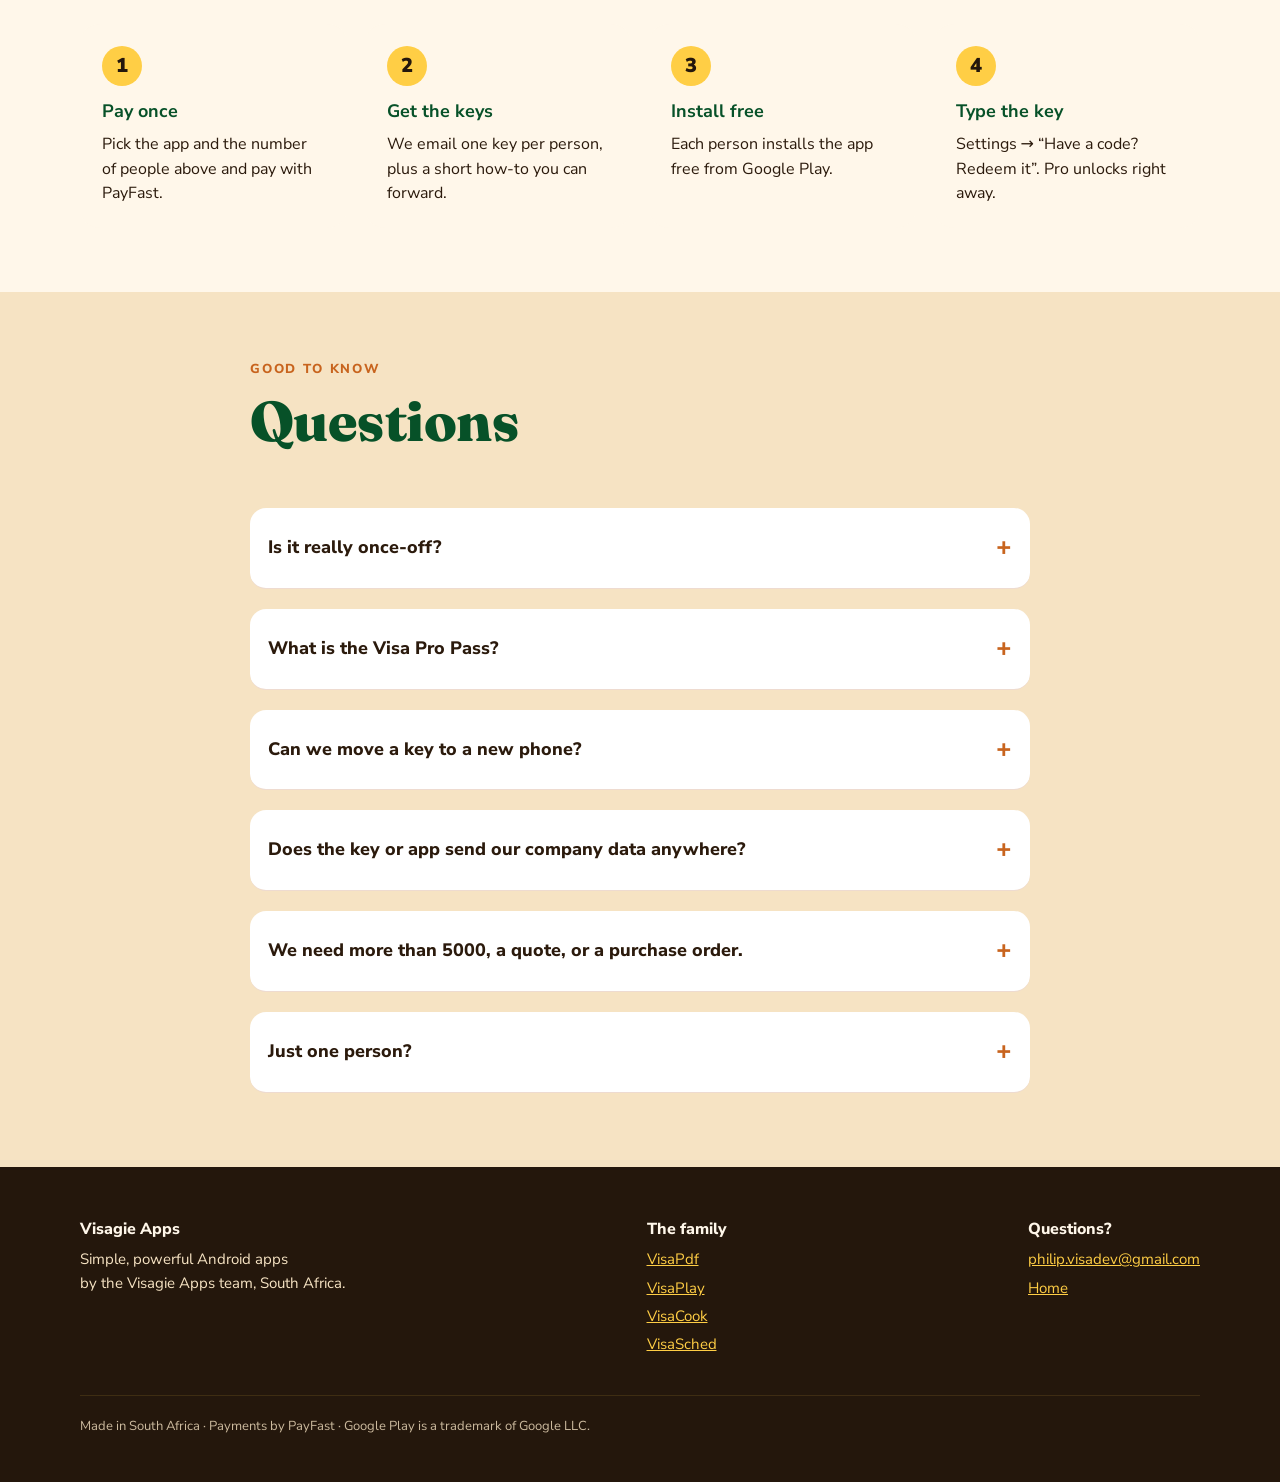
<file: business/index.html>
<!doctype html>
<html lang="en">
<head>
<meta charset="utf-8">
<meta name="viewport" content="width=device-width, initial-scale=1">
<title>Visagie Apps for Business – Pro for your whole team</title>
<meta name="description" content="Buy VisaPdf, VisaPlay, VisaCook or VisaSched Pro for your whole team in one go. Pick the number of people, pay once, get the keys by email.">
<meta property="og:title" content="Visagie Apps for Business – Pro for your whole team">
<meta property="og:description" content="Pick the app, pick how many people, pay once. Keys by email, no subscription.">
<meta property="og:image" content="https://philipvisadev.github.io/img/visapdf.png">
<meta name="theme-color" content="#24170C">
<link rel="icon" href="../img/visapdf.png">
<link rel="preconnect" href="https://fonts.googleapis.com">
<link rel="preconnect" href="https://fonts.gstatic.com" crossorigin>
<link href="https://fonts.googleapis.com/css2?family=Fraunces:opsz,wght@9..144,600;9..144,800&family=Nunito+Sans:opsz,wght@6..12,400;6..12,700;6..12,800;6..12,900&display=swap" rel="stylesheet">
<link rel="stylesheet" href="../assets/site.css">
<style>
.biz-hero{padding:56px 0 64px}
.biz-hero h1{font-size:clamp(36px,6.4vw,72px)}
.buy{display:grid;gap:22px;align-items:start}
@media (min-width:960px){.buy{grid-template-columns:1.15fr .85fr}}
.panel{background:#fff;color:var(--ink);border-radius:var(--r);box-shadow:var(--shadow);padding:clamp(20px,3vw,32px)}
.panel h3{font-size:22px;color:var(--emerald-deep);margin-bottom:14px}
.step{font-weight:800;font-size:13px;letter-spacing:.12em;text-transform:uppercase;color:var(--burnt);margin:22px 0 10px}
.step:first-child{margin-top:0}
.apps{display:grid;grid-template-columns:repeat(auto-fill,minmax(140px,1fr));gap:10px}
.app{position:relative;display:flex;align-items:center;gap:10px;border:2px solid var(--sand);border-radius:16px;padding:10px 12px;cursor:pointer;background:var(--cream);font-weight:800;min-height:62px}
.app img{width:38px;height:38px;border-radius:10px;flex:none}
.app small{display:block;font-weight:700;color:var(--ink-muted);font-size:12px;line-height:1.2}
.app input{position:absolute;opacity:0;pointer-events:none}
.app:has(input:checked){border-color:var(--gold-deep);background:#fff6dc;box-shadow:0 0 0 3px rgba(255,206,69,.45)}
.app.pass{grid-column:1/-1;background:linear-gradient(100deg,#fff6dc,var(--cream))}
.app.pass .pi{width:38px;height:38px;border-radius:10px;display:grid;place-items:center;background:var(--emerald-deep);color:var(--gold);font-size:20px;flex:none}
.qty{display:flex;align-items:center;gap:12px;flex-wrap:wrap}
.qty button{width:48px;height:48px;border-radius:14px;border:2px solid var(--sand);background:var(--cream);font:inherit;font-size:24px;font-weight:800;cursor:pointer;color:var(--emerald-deep)}
.qty input[type=number]{width:110px;height:48px;border-radius:14px;border:2px solid var(--sand);font:inherit;font-size:22px;font-weight:800;text-align:center;color:var(--ink)}
.quick{display:flex;gap:8px;flex-wrap:wrap;margin-top:10px}
.quick button{border:1px solid var(--sand);background:#fff;border-radius:999px;padding:6px 14px;font:inherit;font-weight:800;cursor:pointer;color:var(--ink-muted)}
.quick button.on{background:var(--gold);border-color:var(--gold-deep);color:var(--espresso)}
.fields{display:grid;gap:10px}
@media (min-width:560px){.fields{grid-template-columns:1fr 1fr}}
.fields label{display:flex;flex-direction:column;gap:4px;font-weight:800;font-size:14px}
.fields label.full{grid-column:1/-1}
.fields input{height:46px;border-radius:12px;border:2px solid var(--sand);padding:0 12px;font:inherit;font-size:16px}
.fields input:focus{outline:none;border-color:var(--gold-deep)}
.fields em{font-style:normal;font-weight:700;color:var(--ink-muted)}
.total{position:sticky;top:76px}
.total .line{display:flex;justify-content:space-between;gap:12px;padding:6px 0;font-weight:700}
.total .line span:last-child{text-align:right}
.total .big{font-family:var(--head);font-size:clamp(40px,6vw,56px);font-weight:800;color:var(--emerald-deep);line-height:1;margin:14px 0 4px}
.total .each{color:var(--ink-muted);font-weight:700}
.total .save{display:inline-block;margin-top:8px;background:var(--emerald);color:#fff;font-weight:800;font-size:13px;padding:4px 10px;border-radius:999px}
.total .btn{width:100%;justify-content:center;font-size:19px;padding:16px 20px;margin-top:18px;border:0;cursor:pointer}
.total .btn[disabled]{opacity:.5;cursor:not-allowed;transform:none}
.total .alt{margin-top:12px;text-align:center;font-weight:700;font-size:14px}
.total .err{color:var(--deep-orange);font-weight:800;font-size:14px;margin-top:10px;min-height:1em}
.tiers{width:100%;border-collapse:collapse;margin-top:16px;font-size:14px}
.tiers td{padding:6px 0;border-top:1px solid var(--sand)}.tiers td:last-child{text-align:right;font-weight:800}
.tiers tr.on td{color:var(--emerald-deep);font-weight:800}
.testmode{background:#fde7c8;border:2px dashed var(--burnt);color:var(--deep-orange);font-weight:800;border-radius:14px;padding:10px 14px;margin-bottom:14px}
.how{display:grid;gap:18px;counter-reset:s}
@media (min-width:860px){.how{grid-template-columns:repeat(4,1fr)}}
.how div{background:var(--cream);border-radius:20px;padding:22px;counter-increment:s}
.how div::before{content:counter(s);display:grid;place-items:center;width:40px;height:40px;border-radius:50%;background:var(--gold);color:var(--espresso);font-weight:900;font-size:20px;margin-bottom:12px}
.how b{display:block;font-size:18px;margin-bottom:6px;color:var(--emerald-deep)}
.faq details{background:#fff;border-radius:16px;padding:14px 18px;margin-bottom:10px}
.faq summary{font-weight:800;cursor:pointer}
.faq p{margin-top:8px;color:var(--ink-muted)}
.paid{background:var(--emerald);color:#fff;border-radius:var(--r);padding:22px 26px;font-weight:700;margin-bottom:22px;display:none}
.paid b{font-size:22px;display:block;font-family:var(--head)}
</style>
</head>
<body data-root="../">
<header class="bar"><div class="wrap">
  <a class="brand" href="../"><span class="dots"><i></i><i></i><i></i><i></i></span><span class="t">Visagie Apps</span></a>
  <nav aria-label="Apps"><a href="../visapdf/"><img src="../img/visapdf.png" alt=""><b>VisaPdf</b></a><a href="../visaplay/"><img src="../img/visaplay.png" alt=""><b>VisaPlay</b></a><a href="../visacook/"><img src="../img/visacook.png" alt=""><b>VisaCook</b></a><a href="../visasched/"><img src="../img/visasched.png" alt=""><b>VisaSched</b></a><a href="./" aria-current="page"><span>Business</span></a></nav>
</div></header>
<main>
<section class="hero biz-hero"><div class="glow"></div><div class="ledgrid"></div>
<div class="wrap">
  <span class="kicker"><span class="live"></span>For teams &amp; business</span>
  <h1>Pro for your <span class="shine">whole team.</span><br>Done in one payment.</h1>
  <p class="lede">Pick the app, pick how many people, pay once. Every person gets their own key by email – no ads, every Pro feature, no subscription.</p>

  <div class="buy" style="margin-top:36px">
    <form class="panel" id="order" novalidate>
      <div class="testmode" id="testmode" hidden>TEST MODE – PayFast sandbox, no real money. (Fill in MERCHANT_ID on this page to go live.)</div>
      <div class="step">1 · Which app?</div>
      <div class="apps" id="apps"></div>

      <div class="step">2 · How many people?</div>
      <div class="qty">
        <button type="button" id="minus" aria-label="Fewer">−</button>
        <input type="number" id="seats" min="5" max="5000" value="25" inputmode="numeric" aria-label="Number of people">
        <button type="button" id="plus" aria-label="More">+</button>
      </div>
      <div class="quick" id="quick"></div>

      <div class="step">3 · Where do we send the keys?</div>
      <div class="fields">
        <label>Company name<input id="company" autocomplete="organization" required maxlength="100"></label>
        <label>Your name<input id="person" autocomplete="name" required maxlength="100"></label>
        <label class="full">Email for the keys and invoice<input id="email" type="email" autocomplete="email" required maxlength="100"></label>
        <label class="full">VAT / company reg number <em>(optional, for the invoice)</em><input id="vat" maxlength="60"></label>
      </div>
    </form>

    <aside class="panel total" aria-live="polite">
      <h3 id="sumTitle">Your order</h3>
      <div class="line"><span id="sumWhat">–</span><span id="sumEach">–</span></div>
      <div class="big" id="sumTotal">R0</div>
      <div class="each" id="sumNote">once-off, keys by email</div>
      <span class="save" id="sumSave" hidden></span>
      <button class="btn btn-gold" id="pay" type="button">Pay now with PayFast →</button>
      <div class="err" id="err"></div>
      <p class="alt">Card, Instant EFT, SnapScan &amp; more via PayFast.<br>Need a quote or a normal invoice to pay by EFT? <a id="quote" href="mailto:philip.visadev@gmail.com">Email us</a>.</p>
      <table class="tiers" id="tiers"></table>
    </aside>
  </div>
</div></section>

<section class="light" style="padding:64px 0"><div class="wrap">
  <div id="paid" class="paid"><b>Thank you – payment received!</b>Your keys are on their way to your inbox, normally within a few hours on working days. Check the spam folder too.</div>
  <div class="sec-head"><span class="kicker">How it works</span><h2>Four steps. No IT department needed.</h2></div>
  <div class="how">
    <div><b>Pay once</b>Pick the app and the number of people above and pay with PayFast.</div>
    <div><b>Get the keys</b>We email one key per person, plus a short how-to you can forward.</div>
    <div><b>Install free</b>Each person installs the app free from Google Play.</div>
    <div><b>Type the key</b>Settings → “Have a code? Redeem it”. Pro unlocks right away.</div>
  </div>
</div></section>

<section class="sandbg" style="padding:64px 0"><div class="wrap faq">
  <div class="sec-head"><span class="kicker">Good to know</span><h2>Questions</h2></div>
  <details><summary>Is it really once-off?</summary><p>Yes. Pro stays unlocked for as long as the person uses the app. No subscription, no renewal.</p></details>
  <details><summary>What is the Visa Pro Pass?</summary><p>One key that unlocks Pro in every Visa app – VisaPdf, VisaPlay, VisaCook and VisaSched. The person types the same key in each app.</p></details>
  <details><summary>Can we move a key to a new phone?</summary><p>Yes – type the same key on the new phone. Keys are meant for one person each; please don't share them around.</p></details>
  <details><summary>Does the key or app send our company data anywhere?</summary><p>No. The app only checks the key against our list, on the phone itself – the key isn't sent anywhere. Documents and files stay on the phone, just like the normal app. See each app's privacy policy.</p></details>
  <details><summary>We need more than 5000, a quote, or a purchase order.</summary><p>No problem – <a href="mailto:philip.visadev@gmail.com?subject=Business%20quote">email us</a> with the app and number of people and we'll send a quote and invoice you can pay by EFT.</p></details>
  <details><summary>Just one person?</summary><p>Buy Pro in the app itself (Settings → Upgrade to Pro) – that's quicker. This page is for 5 people or more.</p></details>
</div></section>
</main>
<footer><div class="wrap"><div class="cols">
  <div><h4>Visagie Apps</h4><p>Simple, powerful Android apps<br>by the Visagie Apps team, South Africa.</p></div>
  <div><h4>The family</h4><p><a href="../visapdf/">VisaPdf</a></p><p><a href="../visaplay/">VisaPlay</a></p><p><a href="../visacook/">VisaCook</a></p><p><a href="../visasched/">VisaSched</a></p></div>
  <div><h4>Questions?</h4><p><a href="mailto:philip.visadev@gmail.com">philip.visadev@gmail.com</a></p><p><a href="../">Home</a></p></div>
</div><p class="made">Made in South Africa · Payments by PayFast · Google Play is a trademark of Google LLC.</p></div></footer>

<script>
/* ======================= EDIT HERE ======================= */
// From PayFast: Settings → Integration (Merchant ID + Merchant Key). Empty = sandbox TEST MODE (no real money).
const MERCHANT_ID  = "";
const MERCHANT_KEY = "";
// PRICES ARE NOT HERE: they come from ../apps.json ("business" = price per person by number of people,
// "pro" = the one-person Play price, used for the "You save" badge). The numbers below are only a fallback
// for when apps.json can't load. An app with "business": false in apps.json is hidden here.
let PRICES = {
  app:  [{from: 5, each: 79}, {from: 50, each: 69}, {from: 200, each: 49}],      // one app's Pro
  pass: [{from: 5, each: 249}, {from: 50, each: 199}, {from: 200, each: 149}],   // Visa Pro Pass (all apps)
};
let SOLO = {};                       // key → one-person rand price, from apps.json
const SOLO_FALLBACK = 99.99;
let SALE_NOTE = "";                  // set from apps.json "sale" while a launch sale runs
// sell:true only once the app's LIVE Play version has "Have a code?" (RedeemCode.kt). key = name in keys.json.
let APPS = [
  {key: "visapdf",   name: "VisaPdf",   note: "PDF office",       img: "../img/visapdf.png",   sell: true},
  {key: "visaplay",  name: "VisaPlay",  note: "Video & radio",    img: "../img/visaplay.png",  sell: true},
  {key: "visacook",  name: "VisaCook",  note: "Recipes",          img: "../img/visacook.png",  sell: true},
  {key: "visasched", name: "VisaSched", note: "Smart reminders",  img: "../img/visasched.png", sell: true},
  {key: "visakeep",  name: "VisaKeep",  note: "Home admin",       img: "../img/visakeep.png",  sell: false}, // not on Play yet
  {key: "visarelax", name: "VisaRelax", note: "Games",            img: "../img/visarelax.png", sell: false}, // not on Play yet
].filter(a => a.sell);
const MIN = 5, MAX = 5000;
/* ========================================================= */

const live = MERCHANT_ID !== "" && MERCHANT_KEY !== "";
const PAYFAST = live ? "https://www.payfast.co.za/eng/process" : "https://sandbox.payfast.co.za/eng/process";
const MID = live ? MERCHANT_ID : "10000100", MKEY = live ? MERCHANT_KEY : "46f0cd694581a"; // PayFast's public sandbox test merchant
if (!live) document.getElementById("testmode").hidden = false;
if (new URLSearchParams(location.search).get("paid") === "1") { const p = document.getElementById("paid"); p.style.display = "block"; setTimeout(() => p.scrollIntoView({behavior: "smooth"}), 300); }

const $ = id => document.getElementById(id);
const rand = n => "R" + n.toLocaleString("en-ZA", {minimumFractionDigits: n % 1 ? 2 : 0, maximumFractionDigits: 2});
let choice = "visapdf";

function renderApps() {
$("apps").innerHTML = APPS.map(a =>
  `<label class="app"><input type="radio" name="app" value="${a.key}"${a.key === choice ? " checked" : ""}><img src="${a.img}" alt=""><span>${a.name}<small>${a.note}</small></span></label>`
).join("") + `<label class="app pass"><input type="radio" name="app" value="all"><span class="pi">★</span><span>Visa Pro Pass<small>Pro in every Visa app – one key per person</small></span></label>`;
}
$("apps").addEventListener("change", e => { choice = e.target.value; update(); });

[10, 25, 50, 100, 250].forEach(n => { const b = document.createElement("button"); b.type = "button"; b.textContent = n; b.onclick = () => { $("seats").value = n; update(); }; $("quick").append(b); });
$("minus").onclick = () => { $("seats").value = Math.max(MIN, seats() - 5); update(); };
$("plus").onclick = () => { $("seats").value = Math.min(MAX, seats() + 5); update(); };
$("seats").addEventListener("input", update);
$("seats").addEventListener("blur", () => { $("seats").value = seats(); update(); });

function seats() { const n = parseInt($("seats").value, 10); return isNaN(n) ? MIN : Math.min(MAX, Math.max(MIN, n)); }
function kind() { return choice === "all" ? "pass" : "app"; }
function priceEach(n) { return PRICES[kind()].filter(t => n >= t.from).pop().each; }
function title() { return choice === "all" ? "Visa Pro Pass" : APPS.find(a => a.key === choice).name + " Pro"; }

function update() {
  const n = seats(), each = priceEach(n), total = n * each;
  $("sumWhat").textContent = `${n} × ${title()}`;
  $("sumEach").textContent = `${rand(each)} each`;
  $("sumTotal").textContent = rand(total);
  const one = k => SOLO[k] || SOLO_FALLBACK;
  const soloEach = choice === "all" ? APPS.reduce((s, a) => s + one(a.key), 0) : one(choice);
  const solo = soloEach * n, save = Math.round(solo - total);
  $("sumSave").hidden = save <= 0; $("sumSave").textContent = `You save ${rand(save)} vs buying one by one`;
  [...$("quick").children].forEach(b => b.classList.toggle("on", +b.textContent === n));
  const tiers = PRICES[kind()];
  $("tiers").innerHTML = tiers.map((t, i) => {
    const to = tiers[i + 1] ? `–${tiers[i + 1].from - 1}` : "+";
    return `<tr class="${each === t.each ? "on" : ""}"><td>${t.from}${to} people</td><td>${rand(t.each)} each</td></tr>`;
  }).join("");
  $("quote").href = "mailto:philip.visadev@gmail.com?subject=" + encodeURIComponent(`Quote: ${n} x ${title()}`) +
    "&body=" + encodeURIComponent(`Hi Visagie Apps team,\n\nPlease send a quote / invoice for ${n} x ${title()} (${rand(total)}).\n\nCompany:\nVAT / reg number:\nName:\n`);
  $("sumNote").textContent = SALE_NOTE || "once-off, keys by email";
  $("err").textContent = "";
}

$("pay").onclick = () => {
  const company = $("company").value.trim(), person = $("person").value.trim(), email = $("email").value.trim(), vat = $("vat").value.trim();
  if (!company || !person) { $("err").textContent = "Please fill in the company and your name."; return; }
  if (!/^[^\s@]+@[^\s@]+\.[^\s@]+$/.test(email)) { $("err").textContent = "Please check the email address – the keys go there."; return; }
  const n = seats(), each = priceEach(n), total = (n * each).toFixed(2);
  const [first, ...rest] = person.split(/\s+/);
  const base = location.href.split(/[?#]/)[0];
  const fields = {
    merchant_id: MID, merchant_key: MKEY,
    return_url: base + "?paid=1", cancel_url: base,
    name_first: first.slice(0, 100), name_last: rest.join(" ").slice(0, 100), email_address: email,
    amount: total,
    item_name: `${n} x ${title()} keys`.slice(0, 100),
    item_description: `${company}${vat ? " | VAT/reg " + vat : ""}`.slice(0, 255),
    custom_str1: choice, custom_int1: n, custom_str2: company.slice(0, 255), custom_str3: vat.slice(0, 255),
  };
  const f = document.createElement("form"); f.method = "post"; f.action = PAYFAST;
  for (const [k, v] of Object.entries(fields)) { if (v === "") continue; const i = document.createElement("input"); i.type = "hidden"; i.name = k; i.value = v; f.append(i); }
  document.body.append(f); $("pay").disabled = true; $("pay").textContent = "Opening PayFast…"; f.submit();
};
// Prices + which apps are sold come from apps.json (the one place to change them); fallback above if it fails.
fetch("../apps.json", {cache: "no-cache"}).then(r => r.json()).then(d => {
  const tiers = list => list.map(([from, each]) => ({from, each}));
  if (d.business) PRICES = {app: tiers(d.business.app), pass: tiers(d.business.pass)};
  const num = s => parseFloat(String(s).replace(/[^0-9.]/g, ""));
  // A real, dated launch sale (apps.json "sale") also lowers team prices by the same share, so a team never pays
  // more per person than one person on Google Play.
  const sale = d.sale && d.pro && new Date() <= new Date(d.sale.until + "T23:59:59+02:00") ? d.sale : null;
  if (sale) {
    const f = num(sale.zar) / num(d.pro.zar);
    for (const k of ["app", "pass"]) PRICES[k] = PRICES[k].map(t => ({from: t.from, each: Math.round(t.each * f)}));
    const end = new Date(sale.until + "T12:00:00+02:00").toLocaleDateString("en-ZA", {day: "numeric", month: "long"});
    SALE_NOTE = `${sale.name} until ${end} · once-off, keys by email`;
  }
  APPS = APPS.filter(a => {
    const j = d.apps.find(x => x.id === "visagie.philip." + a.key);
    if (j && j.business === false) return false;
    SOLO[a.key] = num((j && j.pro) ? j.pro.zar : sale ? sale.zar : (d.pro || {}).zar) || SOLO_FALLBACK;
    return true;
  });
}).catch(() => {}).finally(() => {
  if (!APPS.some(a => a.key === choice)) choice = APPS.length ? APPS[0].key : "all";
  renderApps(); update();
});
</script>
<script src="../assets/site.js" defer></script>
</body>
</html>
</file>
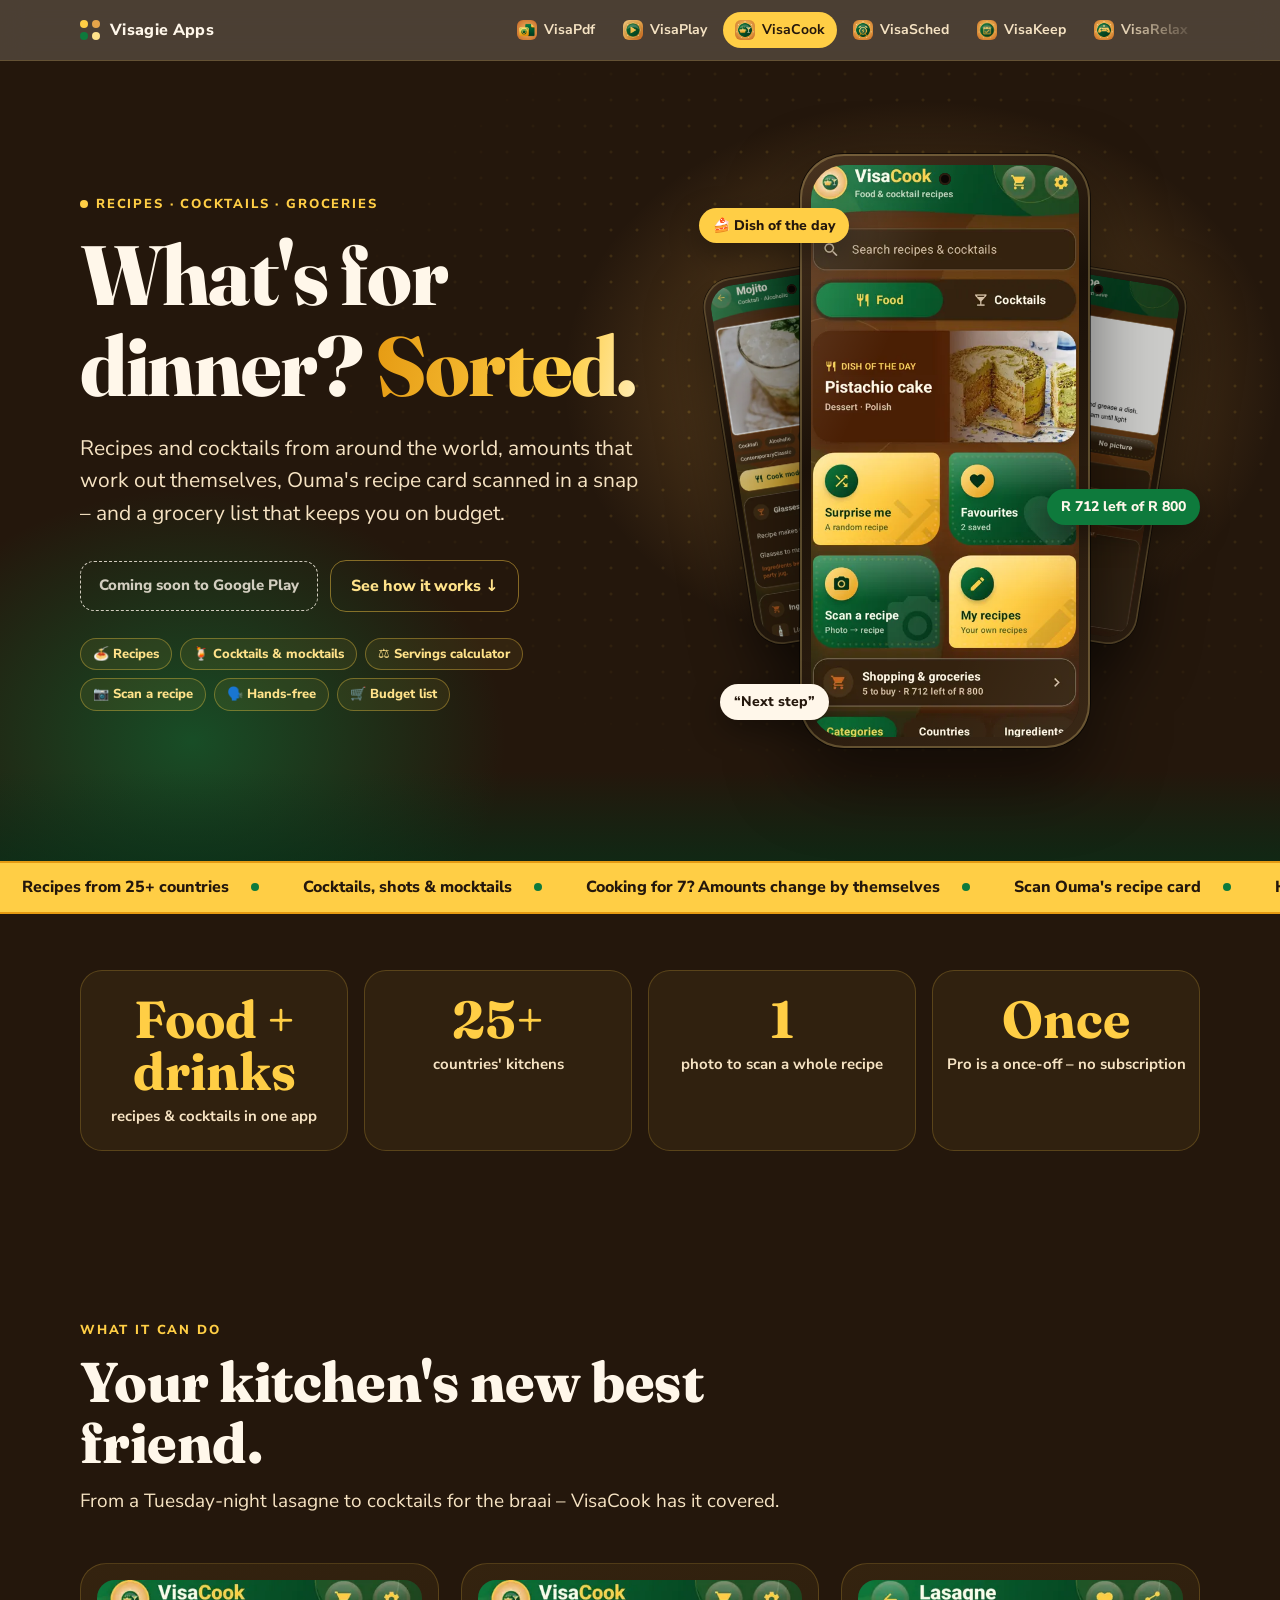
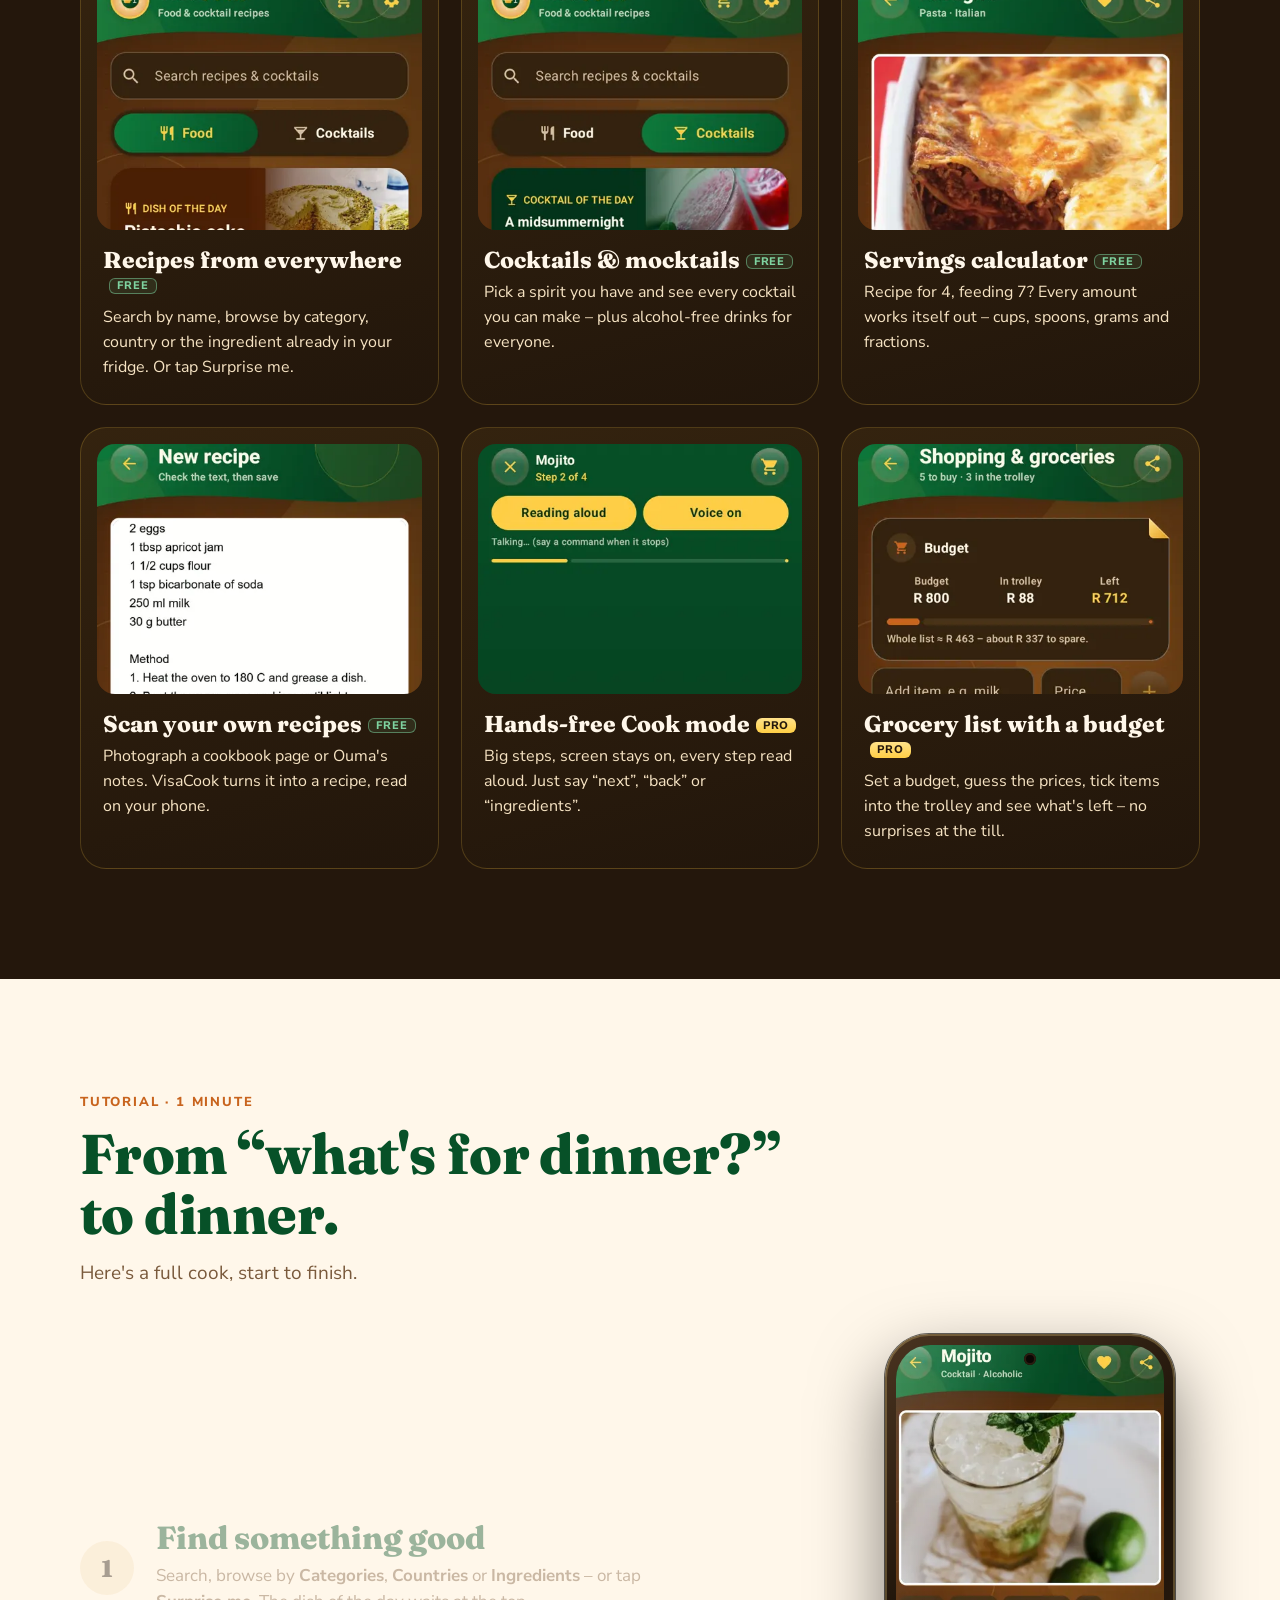
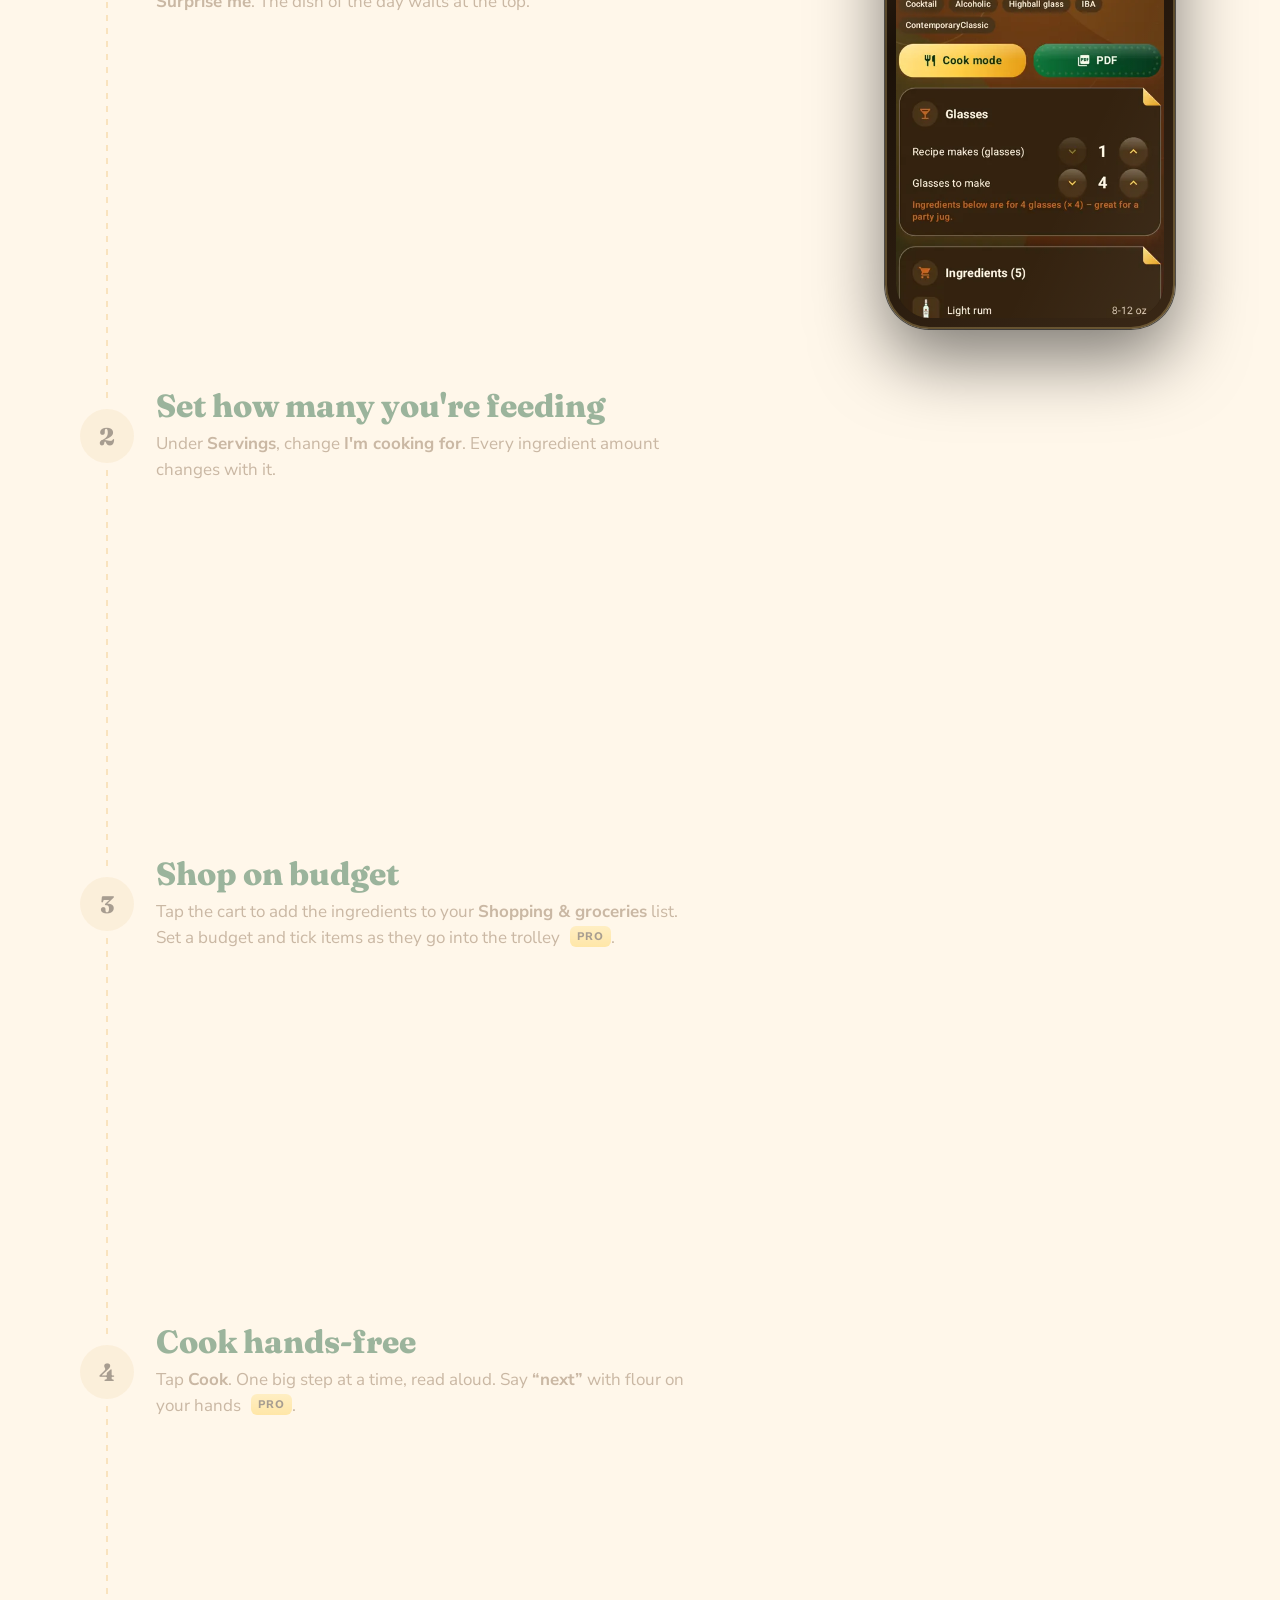
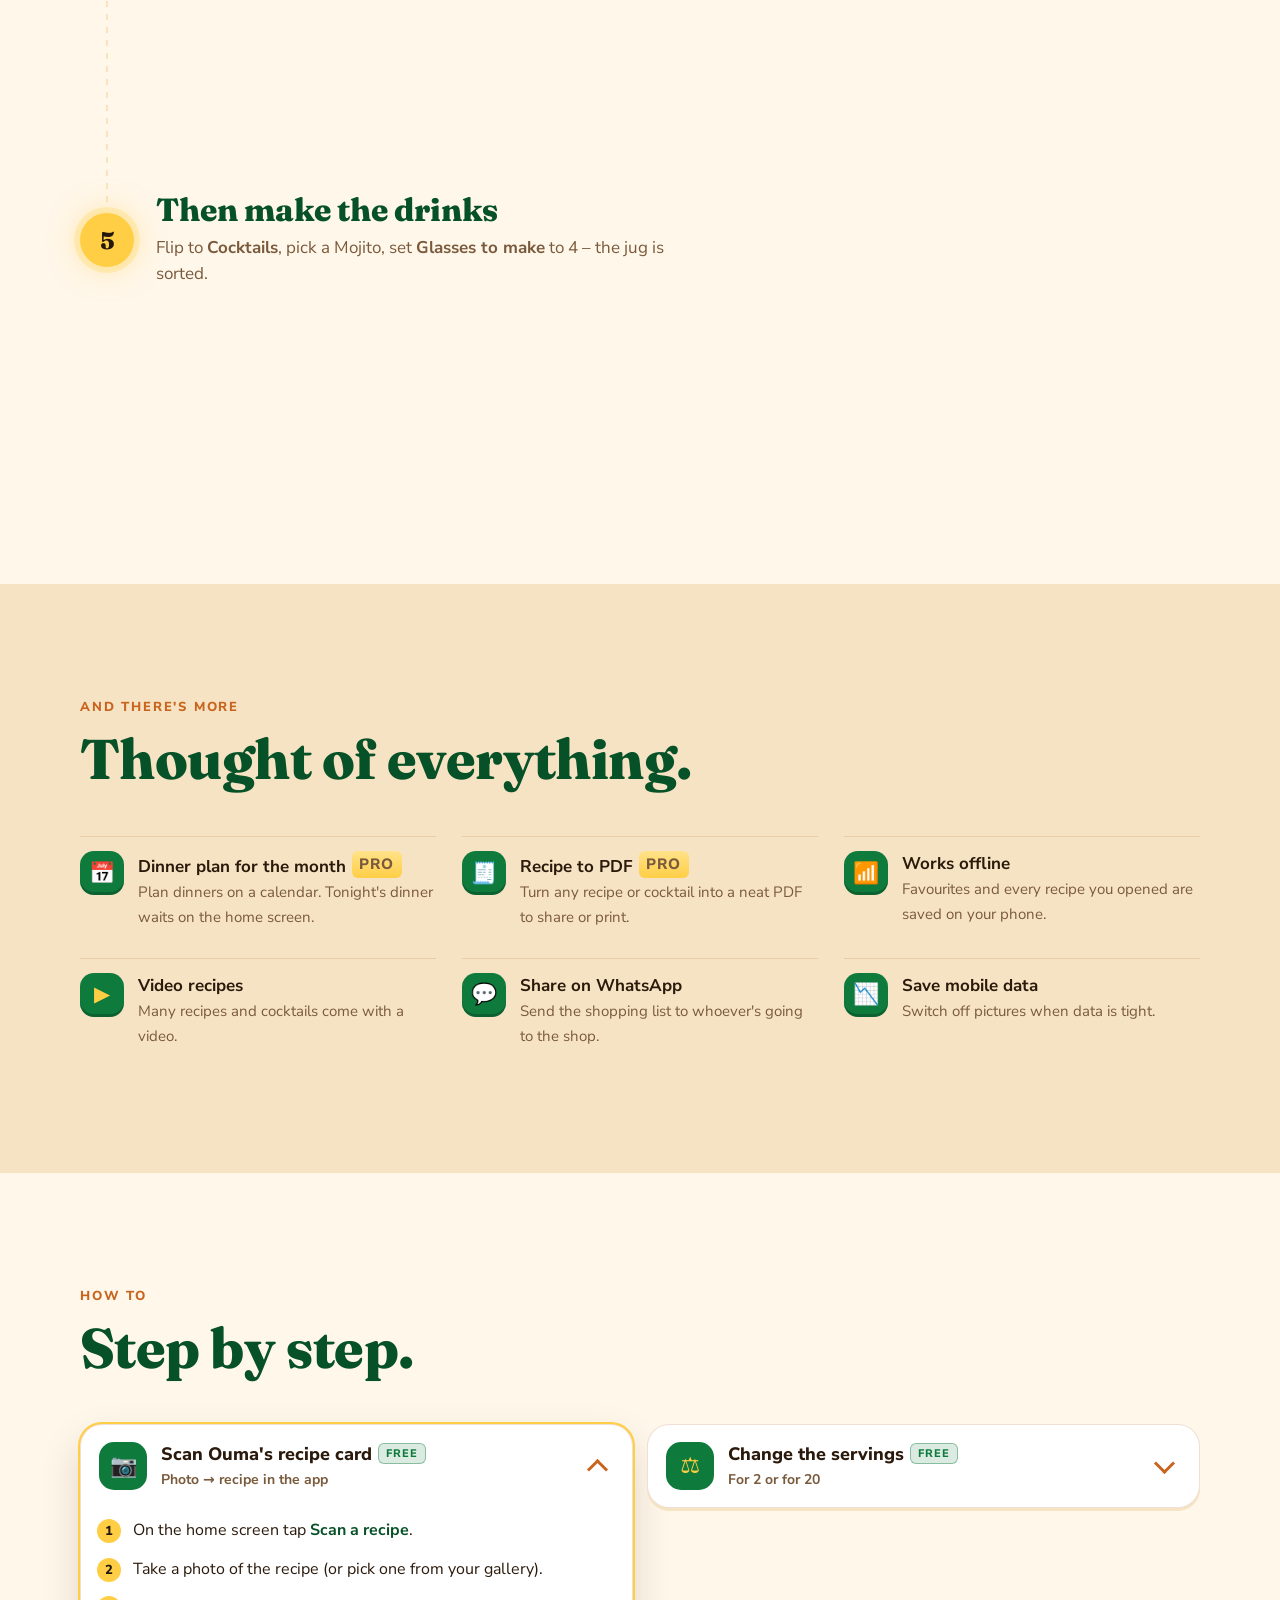
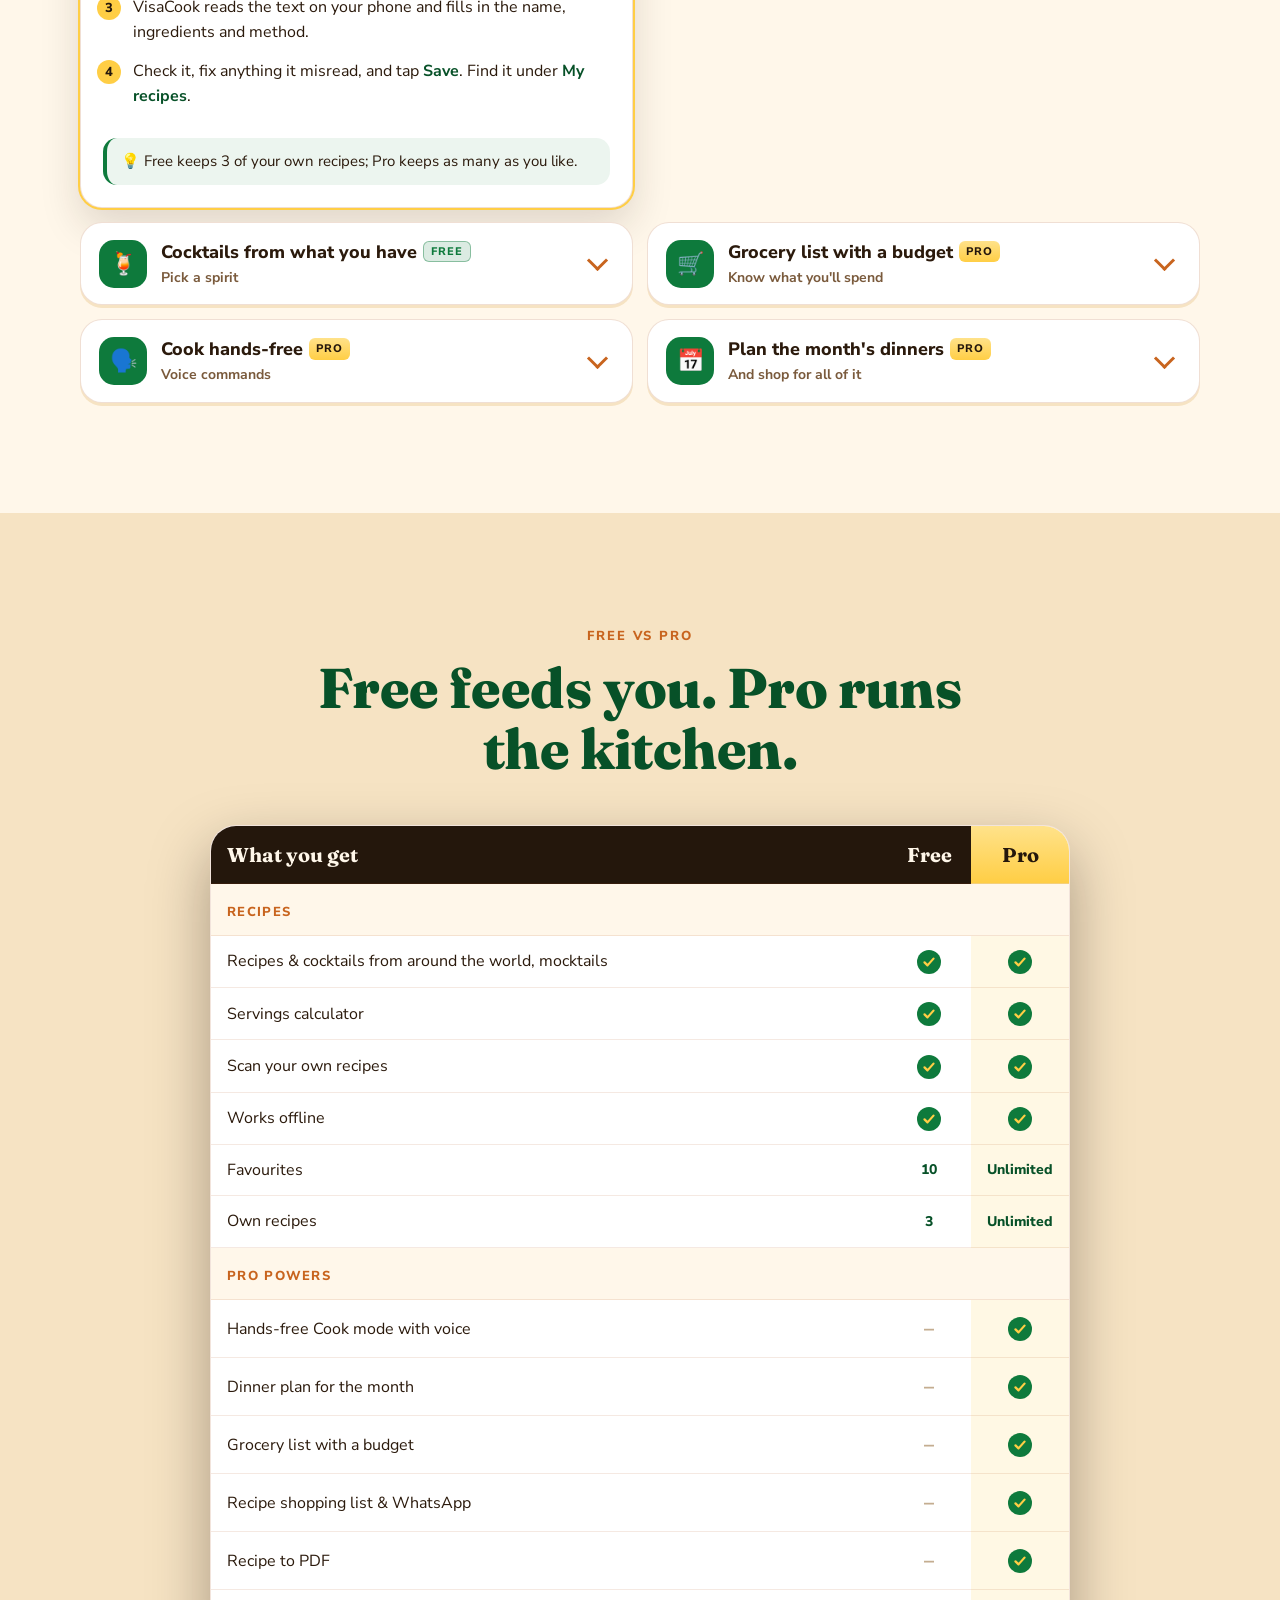
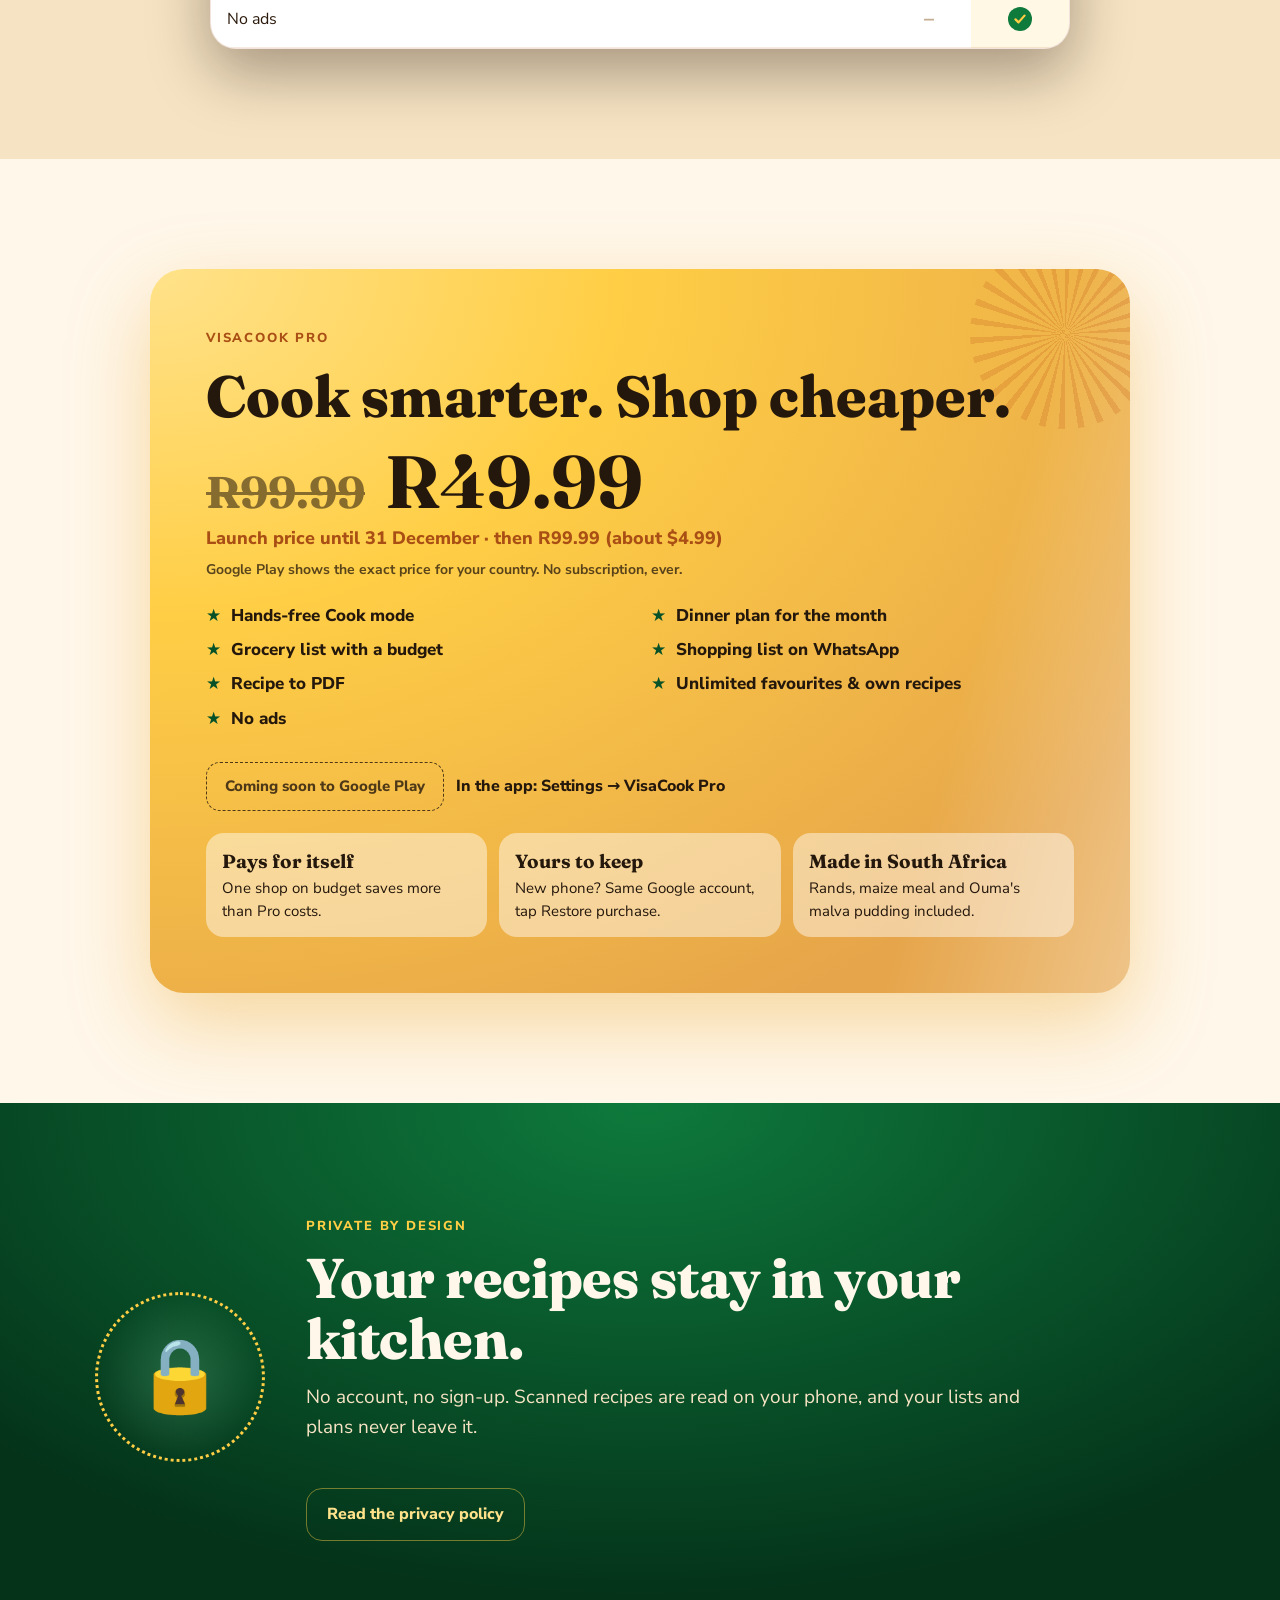
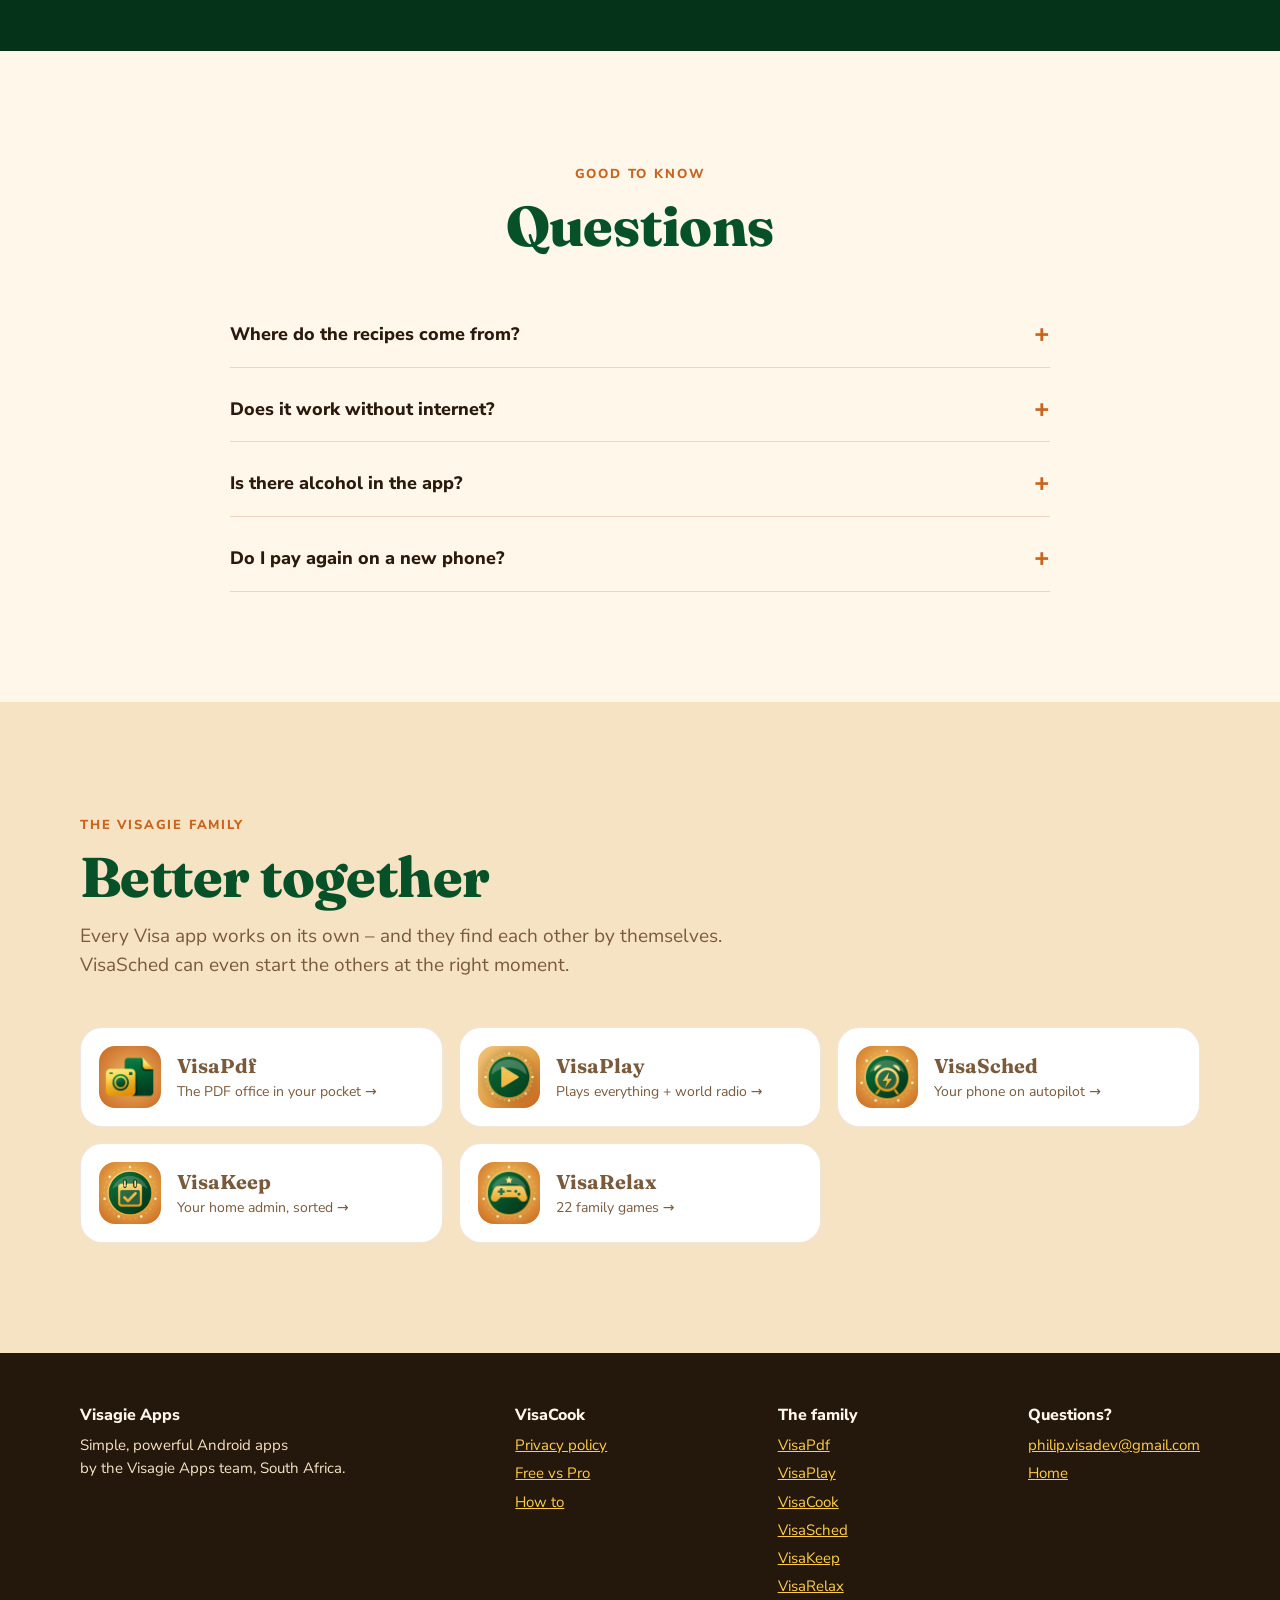
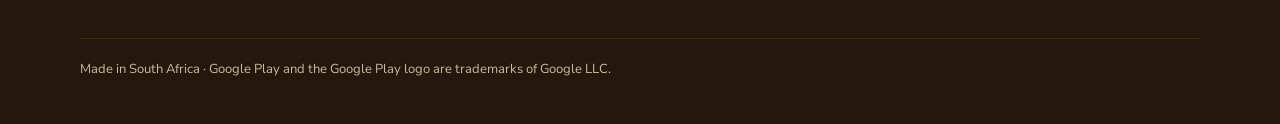
<file: visacook/index.html>
<!doctype html>
<html lang="en">
<head>
<meta charset="utf-8">
<meta name="viewport" content="width=device-width, initial-scale=1">
<title>VisaCook – recipes, cocktails &amp; a grocery list with a budget</title>
<meta name="description" content="Food and cocktail recipes from around the world, a servings calculator, scan your own recipes, hands-free Cook mode, a dinner plan and a grocery list with a budget. Made in South Africa.">
<meta property="og:title" content="VisaCook – recipes, cocktails &amp; a grocery list with a budget">
<meta property="og:description" content="Food and cocktail recipes from around the world, a servings calculator, scan your own recipes, hands-free Cook mode, a dinner plan and a grocery list with a budget. Made in South Africa.">
<meta property="og:image" content="https://philipvisadev.github.io/img/visacook.png">
<meta name="theme-color" content="#24170C">
<link rel="icon" href="../img/visacook.png">
<link rel="preconnect" href="https://fonts.googleapis.com">
<link rel="preconnect" href="https://fonts.gstatic.com" crossorigin>
<link href="https://fonts.googleapis.com/css2?family=Fraunces:opsz,wght@9..144,600;9..144,800&family=Nunito+Sans:opsz,wght@6..12,400;6..12,700;6..12,800;6..12,900&display=swap" rel="stylesheet">
<link rel="stylesheet" href="../assets/site.css">
<script>document.documentElement.classList.add("js")</script>
</head>
<body data-root="../">
<!-- Made by _tools/make-app-pages.js from _tools/pages/visacook.js – edit that file, then run the tool. -->
<header class="bar"><div class="wrap">
  <a class="brand" href="../"><span class="dots"><i></i><i></i><i></i><i></i></span><span class="t">Visagie Apps</span></a>
  <nav aria-label="Apps"><a href="../visapdf/"><img src="../img/visapdf.png" alt=""><b>VisaPdf</b></a><a href="../visaplay/"><img src="../img/visaplay.png" alt=""><b>VisaPlay</b></a><a href="../visacook/" aria-current="page"><img src="../img/visacook.png" alt=""><b>VisaCook</b></a><a href="../visasched/"><img src="../img/visasched.png" alt=""><b>VisaSched</b></a><a href="../visakeep/"><img src="../img/visakeep.png" alt=""><b>VisaKeep</b></a><a href="../visarelax/"><img src="../img/visarelax.png" alt=""><b>VisaRelax</b></a></nav>
</div></header>
<main>
<section class="hero"><div class="glow"></div><div class="ledgrid" data-par="0.08"></div>
<div class="wrap hero-grid">
  <div>
    <span class="kicker rv"><span class="live"></span>Recipes · Cocktails · Groceries</span>
    <h1 class="rv d1">What's for dinner? <span class="shine">Sorted.</span></h1>
    <p class="lede rv d2">Recipes and cocktails from around the world, amounts that work out themselves, Ouma's recipe card scanned in a snap – and a grocery list that keeps you on budget.</p>
    <div class="cta-row rv d3"><span data-play="visagie.philip.visacook"><a class="btn btn-play" href="https://play.google.com/store/apps/details?id=visagie.philip.visacook"><svg viewBox="0 0 24 24" aria-hidden="true"><path fill="#34A853" d="M3.6 2.3 13.4 12l-9.8 9.7c-.4-.2-.6-.6-.6-1.1V3.4c0-.5.2-.9.6-1.1z"/><path fill="#FBBC04" d="m16.8 8.6-3.4 3.4 3.4 3.4 3.9-2.2c.8-.5.8-1.7 0-2.2z"/><path fill="#4285F4" d="M3.6 21.7 13.4 12l3.4 3.4-11.5 6.5c-.6.3-1.2.2-1.7-.2z"/><path fill="#EA4335" d="M3.6 2.3c.5-.4 1.1-.5 1.7-.2l11.5 6.5-3.4 3.4z"/></svg><span><small>Get it on</small><b>Google Play</b></span></a></span><a class="btn btn-ghost" href="#howto">See how it works ↓</a></div>
    <div class="chips rv d4"><span class="chip">🍝 Recipes</span><span class="chip">🍹 Cocktails & mocktails</span><span class="chip">⚖️ Servings calculator</span><span class="chip">📷 Scan a recipe</span><span class="chip">🗣️ Hands-free</span><span class="chip">🛒 Budget list</span></div>
  </div>
  <div class="stage rv z d2">
    <div class="phone sm p-l float d1"><div class="scr"><img src="../shots/visacook/s3.webp" alt="" loading="lazy" decoding="async" width="480" height="960"></div><div class="glare"></div></div>
    <div class="phone sm p-r float d2"><div class="scr"><img src="../shots/visacook/s7.webp" alt="" loading="lazy" decoding="async" width="480" height="960"></div><div class="glare"></div></div>
    <div class="phone p-c float"><div class="scr" data-cycle="2600"><img src="../shots/visacook/s1.webp" alt="VisaCook on a phone" class="on" fetchpriority="high" decoding="async" width="480" height="960"><img src="../shots/visacook/s4.webp" alt="" loading="lazy" decoding="async" width="480" height="960"><img src="../shots/visacook/s2.webp" alt="" loading="lazy" decoding="async" width="480" height="960"><img src="../shots/visacook/s5.webp" alt="" loading="lazy" decoding="async" width="480" height="960"><img src="../shots/visacook/s6.webp" alt="" loading="lazy" decoding="async" width="480" height="960"></div><div class="glare"></div></div>
    <span class="orbit " style="left:2%;top:12%;animation-delay:-0s">🍰 Dish of the day</span><span class="orbit g" style="right:0;top:56%;animation-delay:-1.3s">R 712 left of R 800</span><span class="orbit c" style="left:6%;bottom:8%;animation-delay:-2.6s">“Next step”</span>
  </div>
</div></section>
<div class="ticker" aria-hidden="true"><div class="run"><span>Recipes from 25+ countries</span><span>Cocktails, shots & mocktails</span><span>Cooking for 7? Amounts change by themselves</span><span>Scan Ouma's recipe card</span><span>Hands-free Cook mode</span><span>Dinner plan for the month</span><span>Grocery list with a budget</span><span>Works offline</span><span>Recipe to PDF</span><span>Recipes from 25+ countries</span><span>Cocktails, shots & mocktails</span><span>Cooking for 7? Amounts change by themselves</span><span>Scan Ouma's recipe card</span><span>Hands-free Cook mode</span><span>Dinner plan for the month</span><span>Grocery list with a budget</span><span>Works offline</span><span>Recipe to PDF</span></div></div>
<section class="dark" style="padding:56px 0"><div class="wrap"><div class="stats"><div class="stat rv d1"><b>Food + drinks</b><span>recipes & cocktails in one app</span></div><div class="stat rv d2"><b data-count="25" data-prefix="" data-suffix="+">25+</b><span>countries' kitchens</span></div><div class="stat rv d3"><b data-count="1" data-prefix="" data-suffix="">1</b><span>photo to scan a whole recipe</span></div><div class="stat rv d4"><b>Once</b><span>Pro is a once-off – no subscription</span></div></div></div></section>
<section class="dark" id="new"><div class="wrap"><div class="sec-head  rv"><span class="kicker">What it can do</span><h2>Your kitchen's new best friend.</h2><p>From a Tuesday-night lasagne to cocktails for the braai – VisaCook has it covered.</p></div>
<div class="tiles"><article class="tile rv d1">
  <div class="screen"><img src="../shots/visacook/s1.webp" alt="Recipes from everywhere" loading="lazy" decoding="async" width="480" height="960"></div>
  <h3>Recipes from everywhere<span class="free-tag">Free</span></h3><p>Search by name, browse by category, country or the ingredient already in your fridge. Or tap Surprise me.</p></article><article class="tile rv d2">
  <div class="screen"><img src="../shots/visacook/s2.webp" alt="Cocktails &amp; mocktails" loading="lazy" decoding="async" width="480" height="960"></div>
  <h3>Cocktails & mocktails<span class="free-tag">Free</span></h3><p>Pick a spirit you have and see every cocktail you can make – plus alcohol-free drinks for everyone.</p></article><article class="tile rv d3">
  <div class="screen"><img src="../shots/visacook/s4.webp" alt="Servings calculator" loading="lazy" decoding="async" width="480" height="960"></div>
  <h3>Servings calculator<span class="free-tag">Free</span></h3><p>Recipe for 4, feeding 7? Every amount works itself out – cups, spoons, grams and fractions.</p></article><article class="tile rv d1">
  <div class="screen"><img src="../shots/visacook/s7.webp" alt="Scan your own recipes" loading="lazy" decoding="async" width="480" height="960"></div>
  <h3>Scan your own recipes<span class="free-tag">Free</span></h3><p>Photograph a cookbook page or Ouma's notes. VisaCook turns it into a recipe, read on your phone.</p></article><article class="tile rv d2">
  <div class="screen"><img src="../shots/visacook/s6.webp" alt="Hands-free Cook mode" loading="lazy" decoding="async" width="480" height="960"></div>
  <h3>Hands-free Cook mode<span class="pro-tag">Pro</span></h3><p>Big steps, screen stays on, every step read aloud. Just say “next”, “back” or “ingredients”.</p></article><article class="tile rv d3">
  <div class="screen"><img src="../shots/visacook/s5.webp" alt="Grocery list with a budget" loading="lazy" decoding="async" width="480" height="960"></div>
  <h3>Grocery list with a budget<span class="pro-tag">Pro</span></h3><p>Set a budget, guess the prices, tick items into the trolley and see what's left – no surprises at the till.</p></article></div></div></section>
<section class="light" id="howto"><div class="wrap"><div class="sec-head  rv"><span class="kicker">Tutorial · 1 minute</span><h2>From “what's for dinner?” to dinner.</h2><p>Here's a full cook, start to finish.</p></div>
<div class="walk"><ol class="steps"><li data-shot="s1.webp"><h3>Find something good</h3><p>Search, browse by <b>Categories</b>, <b>Countries</b> or <b>Ingredients</b> – or tap <b>Surprise me</b>. The dish of the day waits at the top.</p><img src="../shots/visacook/s1.webp" alt="Find something good" loading="lazy" decoding="async" width="480" height="960" class="mini"></li><li data-shot="s4.webp"><h3>Set how many you're feeding</h3><p>Under <b>Servings</b>, change <b>I'm cooking for</b>. Every ingredient amount changes with it.</p><img src="../shots/visacook/s4.webp" alt="Set how many you're feeding" loading="lazy" decoding="async" width="480" height="960" class="mini"></li><li data-shot="s5.webp"><h3>Shop on budget</h3><p>Tap the cart to add the ingredients to your <b>Shopping & groceries</b> list. Set a budget and tick items as they go into the trolley <span class="pro-tag">Pro</span>.</p><img src="../shots/visacook/s5.webp" alt="Shop on budget" loading="lazy" decoding="async" width="480" height="960" class="mini"></li><li data-shot="s6.webp"><h3>Cook hands-free</h3><p>Tap <b>Cook</b>. One big step at a time, read aloud. Say <b>“next”</b> with flour on your hands <span class="pro-tag">Pro</span>.</p><img src="../shots/visacook/s6.webp" alt="Cook hands-free" loading="lazy" decoding="async" width="480" height="960" class="mini"></li><li data-shot="s3.webp"><h3>Then make the drinks</h3><p>Flip to <b>Cocktails</b>, pick a Mojito, set <b>Glasses to make</b> to 4 – the jug is sorted.</p><img src="../shots/visacook/s3.webp" alt="Then make the drinks" loading="lazy" decoding="async" width="480" height="960" class="mini"></li></ol>
<div class="pin"><div class="phone" data-led><div class="scr"><img data-shot="s1.webp" src="../shots/visacook/s1.webp" alt="" loading="lazy" decoding="async" width="480" height="960"><img data-shot="s4.webp" src="../shots/visacook/s4.webp" alt="" loading="lazy" decoding="async" width="480" height="960"><img data-shot="s5.webp" src="../shots/visacook/s5.webp" alt="" loading="lazy" decoding="async" width="480" height="960"><img data-shot="s6.webp" src="../shots/visacook/s6.webp" alt="" loading="lazy" decoding="async" width="480" height="960"><img data-shot="s3.webp" src="../shots/visacook/s3.webp" alt="" loading="lazy" decoding="async" width="480" height="960"></div><div class="glare"></div></div></div></div>
</div></section>
<section class="sandbg"><div class="wrap"><div class="sec-head  rv"><span class="kicker">And there's more</span><h2>Thought of everything.</h2></div>
<div class="feats"><div class="feat rv d1"><i aria-hidden="true">📅</i><div><b>Dinner plan for the month<span class="pro-tag">Pro</span></b><span>Plan dinners on a calendar. Tonight's dinner waits on the home screen.</span></div></div><div class="feat rv d2"><i aria-hidden="true">🧾</i><div><b>Recipe to PDF<span class="pro-tag">Pro</span></b><span>Turn any recipe or cocktail into a neat PDF to share or print.</span></div></div><div class="feat rv d3"><i aria-hidden="true">📶</i><div><b>Works offline</b><span>Favourites and every recipe you opened are saved on your phone.</span></div></div><div class="feat rv d1"><i aria-hidden="true">▶️</i><div><b>Video recipes</b><span>Many recipes and cocktails come with a video.</span></div></div><div class="feat rv d2"><i aria-hidden="true">💬</i><div><b>Share on WhatsApp</b><span>Send the shopping list to whoever's going to the shop.</span></div></div><div class="feat rv d3"><i aria-hidden="true">📉</i><div><b>Save mobile data</b><span>Switch off pictures when data is tight.</span></div></div></div></div></section>
<section class="light"><div class="wrap"><div class="sec-head  rv"><span class="kicker">How to</span><h2>Step by step.</h2></div>
<div class="howto"><details class="rv d1" open><summary><i aria-hidden="true">📷</i><span>Scan Ouma's recipe card<span class="free-tag">Free</span><small>Photo → recipe in the app</small></span></summary>
<ol><li>On the home screen tap <b>Scan a recipe</b>.</li><li>Take a photo of the recipe (or pick one from your gallery).</li><li>VisaCook reads the text on your phone and fills in the name, ingredients and method.</li><li>Check it, fix anything it misread, and tap <b>Save</b>. Find it under <b>My recipes</b>.</li></ol><p class="tip">💡 Free keeps 3 of your own recipes; Pro keeps as many as you like.</p></details><details class="rv d2"><summary><i aria-hidden="true">⚖️</i><span>Change the servings<span class="free-tag">Free</span><small>For 2 or for 20</small></span></summary>
<ol><li>Open a recipe.</li><li>Under <b>Servings</b>, tap + or − next to <b>I'm cooking for</b>.</li><li>Every amount in <b>Ingredients</b> changes – even fractions.</li></ol></details><details class="rv d1"><summary><i aria-hidden="true">🍹</i><span>Cocktails from what you have<span class="free-tag">Free</span><small>Pick a spirit</small></span></summary>
<ol><li>Tap <b>Cocktails</b> at the top.</li><li>Open the <b>Spirits</b> tab and pick gin, vodka, rum, whiskey…</li><li>Or open <b>Alcohol-free</b> for mocktails.</li></ol></details><details class="rv d2"><summary><i aria-hidden="true">🛒</i><span>Grocery list with a budget<span class="pro-tag">Pro</span><small>Know what you'll spend</small></span></summary>
<ol><li>Tap <b>Shopping & groceries</b> on the home screen.</li><li>Set your <b>Budget</b>.</li><li>Add items with one tap (Butter, Cheese, Onions…) and type a price – VisaCook remembers it next time.</li><li>Tick items as they go into the trolley. <b>Left</b> shows what you can still spend.</li></ol></details><details class="rv d1"><summary><i aria-hidden="true">🗣️</i><span>Cook hands-free<span class="pro-tag">Pro</span><small>Voice commands</small></span></summary>
<ol><li>Open a recipe and tap <b>Cook</b>.</li><li>Each step is read aloud and the screen stays on.</li><li>Say <b>next</b>, <b>back</b>, <b>repeat</b> or <b>ingredients</b>.</li></ol></details><details class="rv d2"><summary><i aria-hidden="true">📅</i><span>Plan the month's dinners<span class="pro-tag">Pro</span><small>And shop for all of it</small></span></summary>
<ol><li>Open a recipe and add it to the <b>Dinner plan</b> on a day.</li><li>Tonight's dinner shows on the home screen.</li><li>One tap puts every ingredient for the plan on your shopping list. Tap <b>I made it</b> afterwards.</li></ol><p class="tip">💡 With VisaSched, tonight's dinner can open by itself at 5 pm.</p></details></div></div></section>
<section class="sandbg" id="pro"><div class="wrap"><div class="sec-head c rv"><span class="kicker">Free vs Pro</span><h2>Free feeds you. Pro runs the kitchen.</h2></div>
<div class="compare rv"><table><thead><tr><th scope="col">What you get</th><th class="f" scope="col">Free</th><th class="pro" scope="col">Pro</th></tr></thead><tbody>
<tr class="grp"><td colspan="3">Recipes</td></tr>
<tr><td>Recipes & cocktails from around the world, mocktails</td><td class="y"><span class="sr">Yes</span></td><td class="y pro"><span class="sr">Yes</span></td></tr>
<tr><td>Servings calculator</td><td class="y"><span class="sr">Yes</span></td><td class="y pro"><span class="sr">Yes</span></td></tr>
<tr><td>Scan your own recipes</td><td class="y"><span class="sr">Yes</span></td><td class="y pro"><span class="sr">Yes</span></td></tr>
<tr><td>Works offline</td><td class="y"><span class="sr">Yes</span></td><td class="y pro"><span class="sr">Yes</span></td></tr>
<tr><td>Favourites</td><td class="v">10</td><td class="v pro">Unlimited</td></tr>
<tr><td>Own recipes</td><td class="v">3</td><td class="v pro">Unlimited</td></tr>
<tr class="grp"><td colspan="3">Pro powers</td></tr>
<tr><td>Hands-free Cook mode with voice</td><td class="n"><span class="sr">No</span></td><td class="y pro"><span class="sr">Yes</span></td></tr>
<tr><td>Dinner plan for the month</td><td class="n"><span class="sr">No</span></td><td class="y pro"><span class="sr">Yes</span></td></tr>
<tr><td>Grocery list with a budget</td><td class="n"><span class="sr">No</span></td><td class="y pro"><span class="sr">Yes</span></td></tr>
<tr><td>Recipe shopping list & WhatsApp</td><td class="n"><span class="sr">No</span></td><td class="y pro"><span class="sr">Yes</span></td></tr>
<tr><td>Recipe to PDF</td><td class="n"><span class="sr">No</span></td><td class="y pro"><span class="sr">Yes</span></td></tr>
<tr><td>No ads</td><td class="n"><span class="sr">No</span></td><td class="y pro"><span class="sr">Yes</span></td></tr>
</tbody></table></div></div></section>
<section class="light"><div class="wrap"><div class="pitch rv z" data-led><div class="seal"></div>
<span class="kicker" style="color:var(--deep-orange)">VisaCook Pro</span>
<h2>Cook smarter. Shop cheaper.</h2>
<div class="price" data-pro="visagie.philip.visacook"><b>R99.99</b><span>once-off · about $4.99</span></div><p class="fine">Google Play shows the exact price for your country. No subscription, ever.</p>
<ul><li>Hands-free Cook mode</li><li>Dinner plan for the month</li><li>Grocery list with a budget</li><li>Shopping list on WhatsApp</li><li>Recipe to PDF</li><li>Unlimited favourites & own recipes</li><li>No ads</li></ul>
<div class="cta-row"><span data-play="visagie.philip.visacook"><a class="btn btn-play" href="https://play.google.com/store/apps/details?id=visagie.philip.visacook"><svg viewBox="0 0 24 24" aria-hidden="true"><path fill="#34A853" d="M3.6 2.3 13.4 12l-9.8 9.7c-.4-.2-.6-.6-.6-1.1V3.4c0-.5.2-.9.6-1.1z"/><path fill="#FBBC04" d="m16.8 8.6-3.4 3.4 3.4 3.4 3.9-2.2c.8-.5.8-1.7 0-2.2z"/><path fill="#4285F4" d="M3.6 21.7 13.4 12l3.4 3.4-11.5 6.5c-.6.3-1.2.2-1.7-.2z"/><path fill="#EA4335" d="M3.6 2.3c.5-.4 1.1-.5 1.7-.2l11.5 6.5-3.4 3.4z"/></svg><span><small>Get it on</small><b>Google Play</b></span></a></span><span style="font-weight:800">In the app: Settings → VisaCook Pro</span></div>
<div class="why"><div><b>Pays for itself</b>One shop on budget saves more than Pro costs.</div><div><b>Yours to keep</b>New phone? Same Google account, tap Restore purchase.</div><div><b>Made in South Africa</b>Rands, maize meal and Ouma's malva pudding included.</div></div>
</div></div></section>
<section class="green"><div class="wrap lockband"><div class="lock rv z" aria-hidden="true">🔒</div>
<div class="rv"><div class="sec-head  rv"><span class="kicker">Private by design</span><h2>Your recipes stay in your kitchen.</h2><p>No account, no sign-up. Scanned recipes are read on your phone, and your lists and plans never leave it.</p></div><a class="btn btn-ghost" href="privacy.html">Read the privacy policy</a></div></div></section>
<section class="light"><div class="wrap"><div class="sec-head c rv"><span class="kicker">Good to know</span><h2>Questions</h2></div>
<div class="faq"><details class="rv"><summary>Where do the recipes come from?</summary><p>Recipes and pictures come from TheMealDB.com and TheCocktailDB.com – plus your own scanned recipes.</p></details><details class="rv"><summary>Does it work without internet?</summary><p>Your favourites and every recipe you've opened are saved, so they open offline.</p></details><details class="rv"><summary>Is there alcohol in the app?</summary><p>There are cocktail recipes (no sales), so VisaCook is for adults 18+. Please enjoy responsibly – there are plenty of mocktails too.</p></details><details class="rv"><summary>Do I pay again on a new phone?</summary><p>No. Use the same Google account and tap Restore purchase in Settings.</p></details></div></div></section>
<section class="sandbg"><div class="wrap"><div class="sec-head  rv"><span class="kicker">The Visagie family</span><h2>Better together</h2><p>Every Visa app works on its own – and they find each other by themselves. VisaSched can even start the others at the right moment.</p></div>
<div class="family-strip"><a class="fam rv d1" href="../visapdf/"><img src="../img/visapdf.png" alt="" loading="lazy"><span><b>VisaPdf</b><span>The PDF office in your pocket →</span></span></a><a class="fam rv d2" href="../visaplay/"><img src="../img/visaplay.png" alt="" loading="lazy"><span><b>VisaPlay</b><span>Plays everything + world radio →</span></span></a><a class="fam rv d3" href="../visasched/"><img src="../img/visasched.png" alt="" loading="lazy"><span><b>VisaSched</b><span>Your phone on autopilot →</span></span></a><a class="fam rv d4" href="../visakeep/"><img src="../img/visakeep.png" alt="" loading="lazy"><span><b>VisaKeep</b><span>Your home admin, sorted →</span></span></a><a class="fam rv d5" href="../visarelax/"><img src="../img/visarelax.png" alt="" loading="lazy"><span><b>VisaRelax</b><span>22 family games →</span></span></a></div></div></section>
</main>
<footer><div class="wrap"><div class="cols">
  <div><h4>Visagie Apps</h4><p>Simple, powerful Android apps<br>by the Visagie Apps team, South Africa.</p></div>
  <div><h4>VisaCook</h4><p><a href="privacy.html">Privacy policy</a></p><p><a href="#pro">Free vs Pro</a></p><p><a href="#howto">How to</a></p></div>
  <div><h4>The family</h4><p><a href="../visapdf/">VisaPdf</a></p><p><a href="../visaplay/">VisaPlay</a></p><p><a href="../visacook/">VisaCook</a></p><p><a href="../visasched/">VisaSched</a></p><p><a href="../visakeep/">VisaKeep</a></p><p><a href="../visarelax/">VisaRelax</a></p></div>
  <div><h4>Questions?</h4><p><a href="mailto:philip.visadev@gmail.com">philip.visadev@gmail.com</a></p><p><a href="../">Home</a></p></div>
</div><p class="made">Made in South Africa · Google Play and the Google Play logo are trademarks of Google LLC.</p></div></footer>
<script src="../assets/site.js" defer></script>
</body>
</html>
</file>
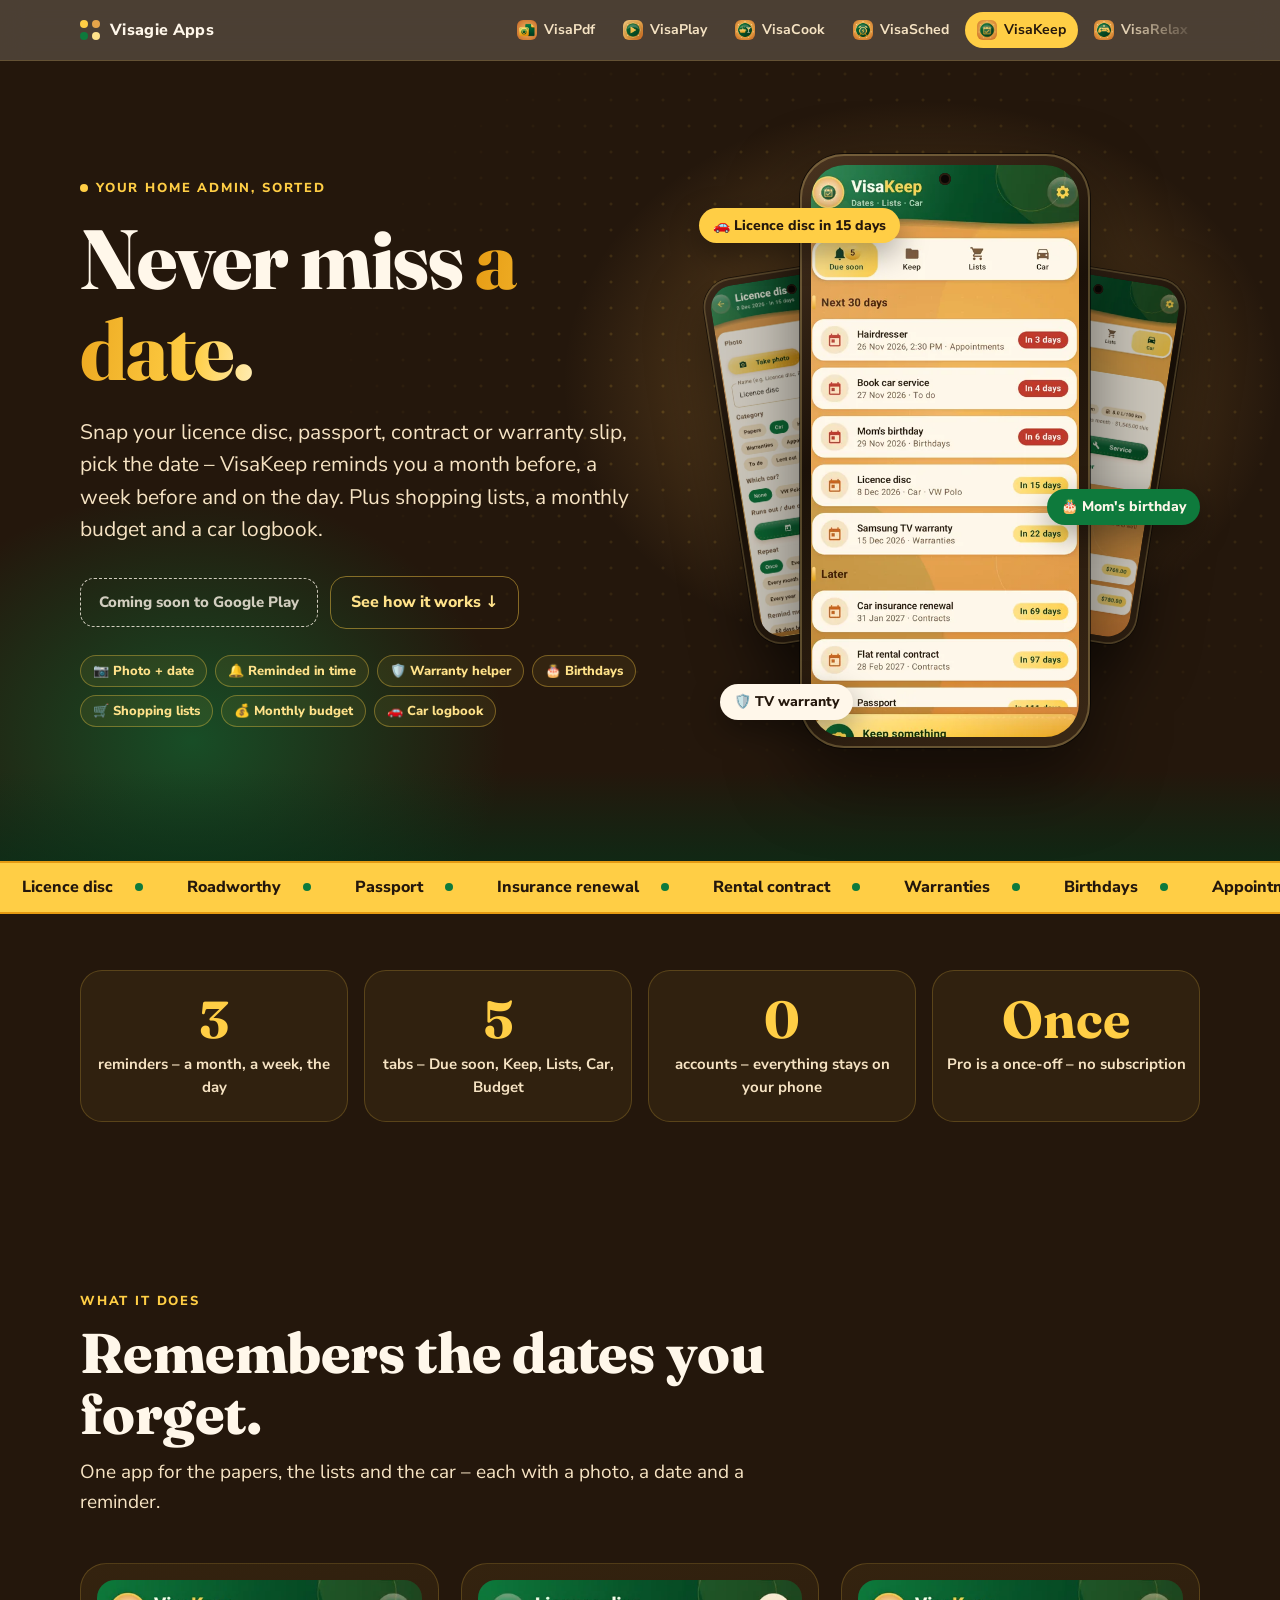
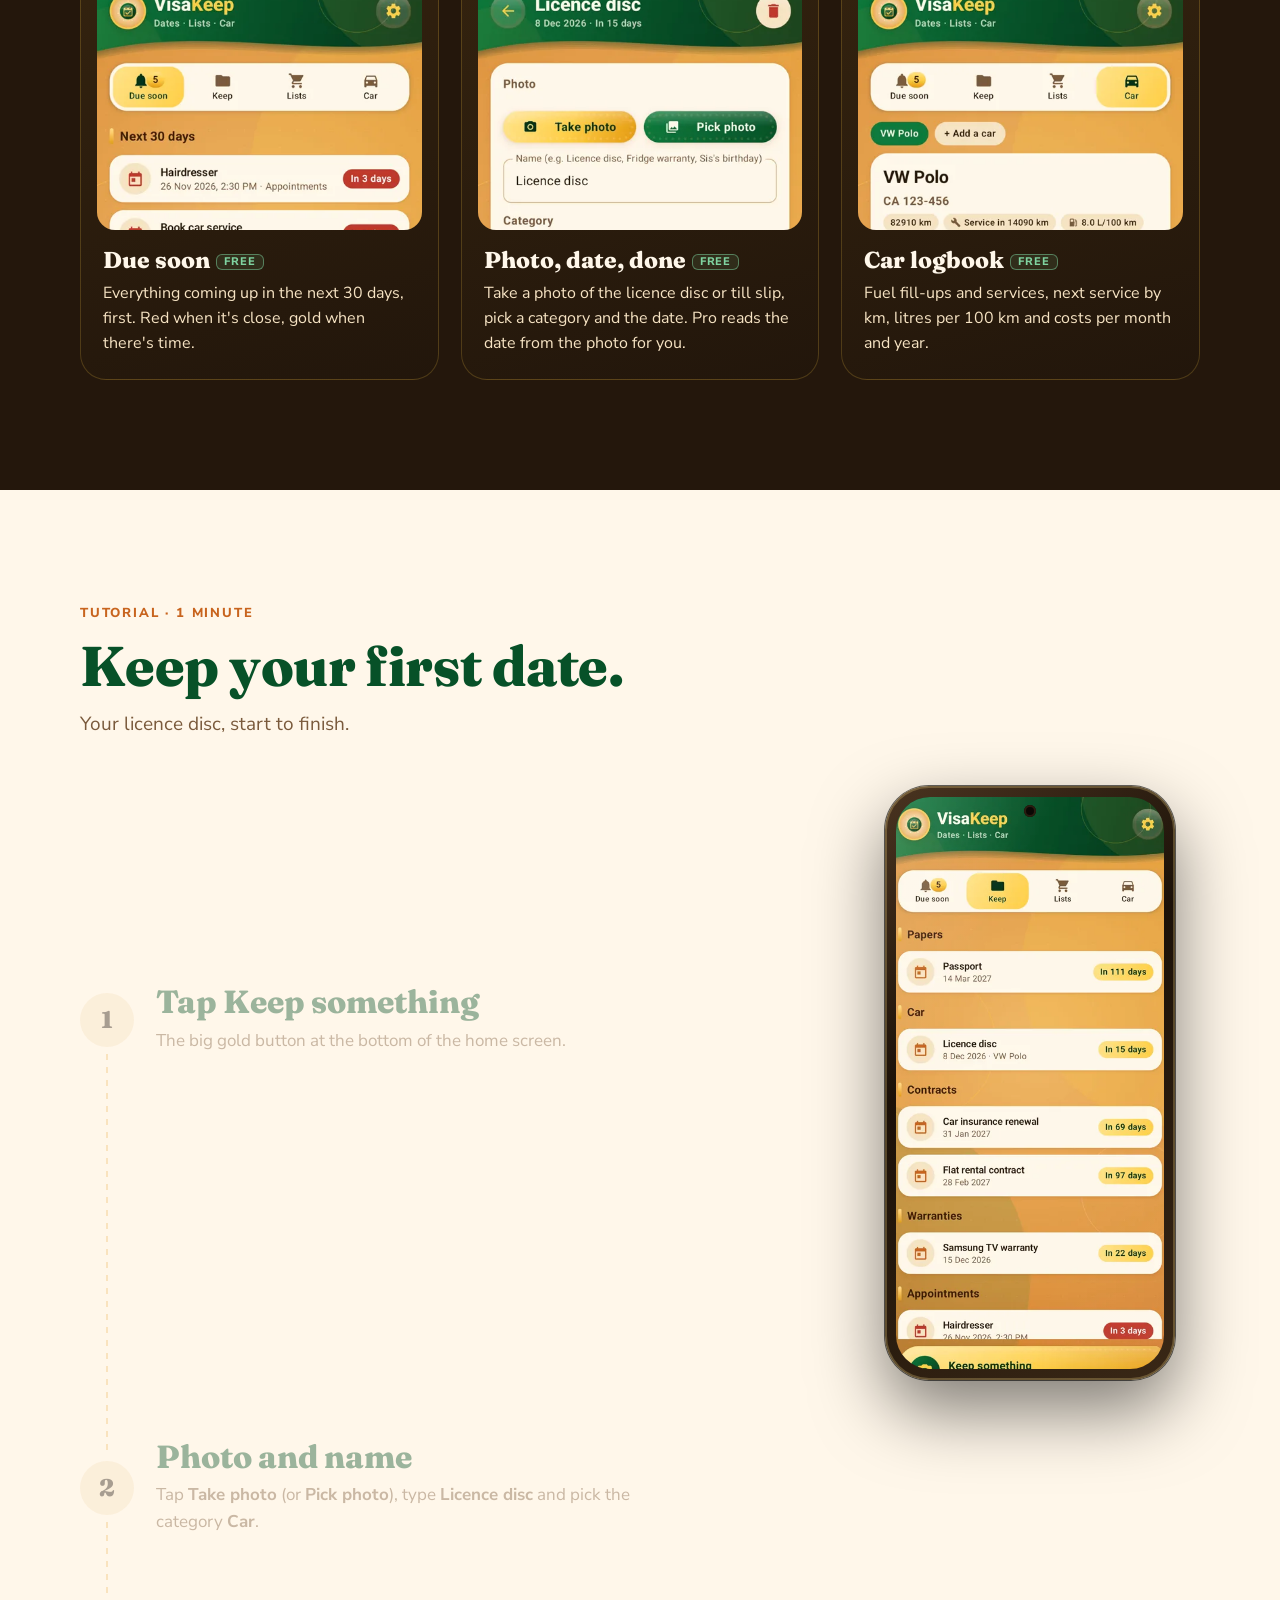
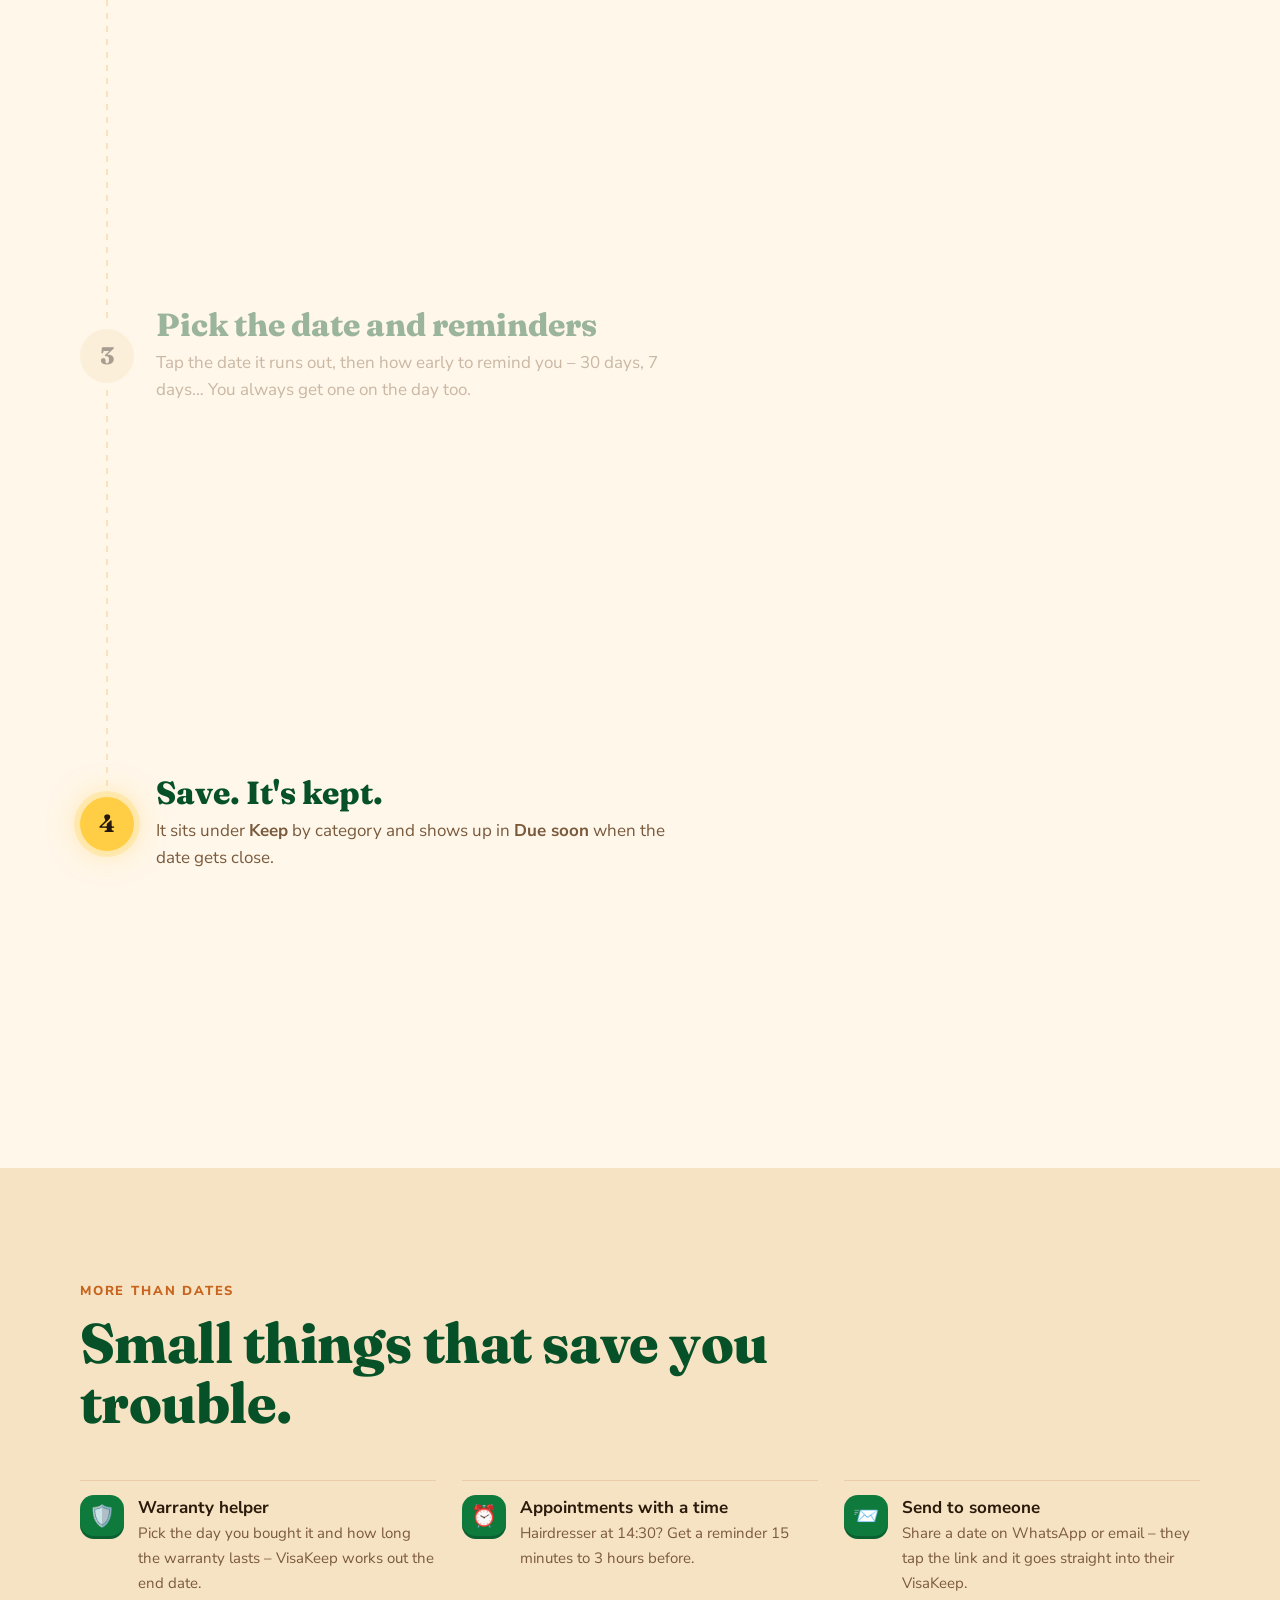
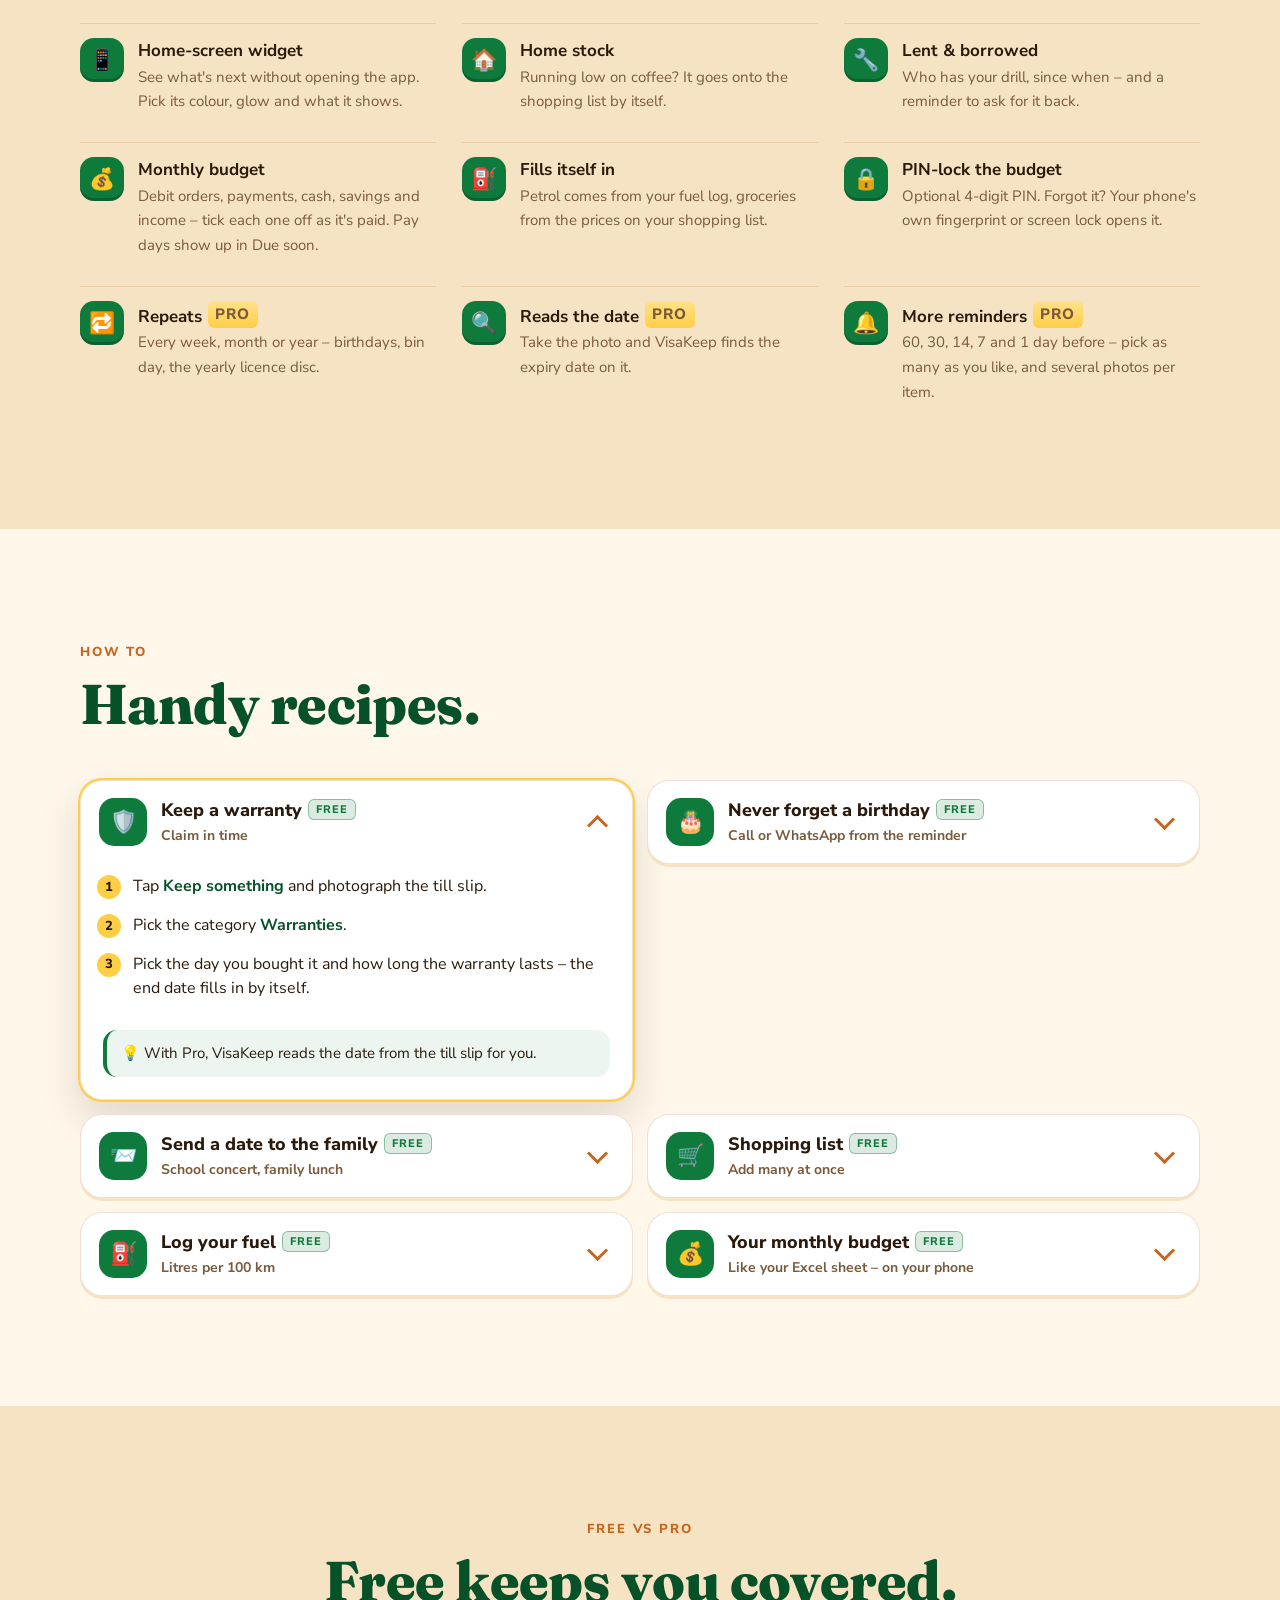
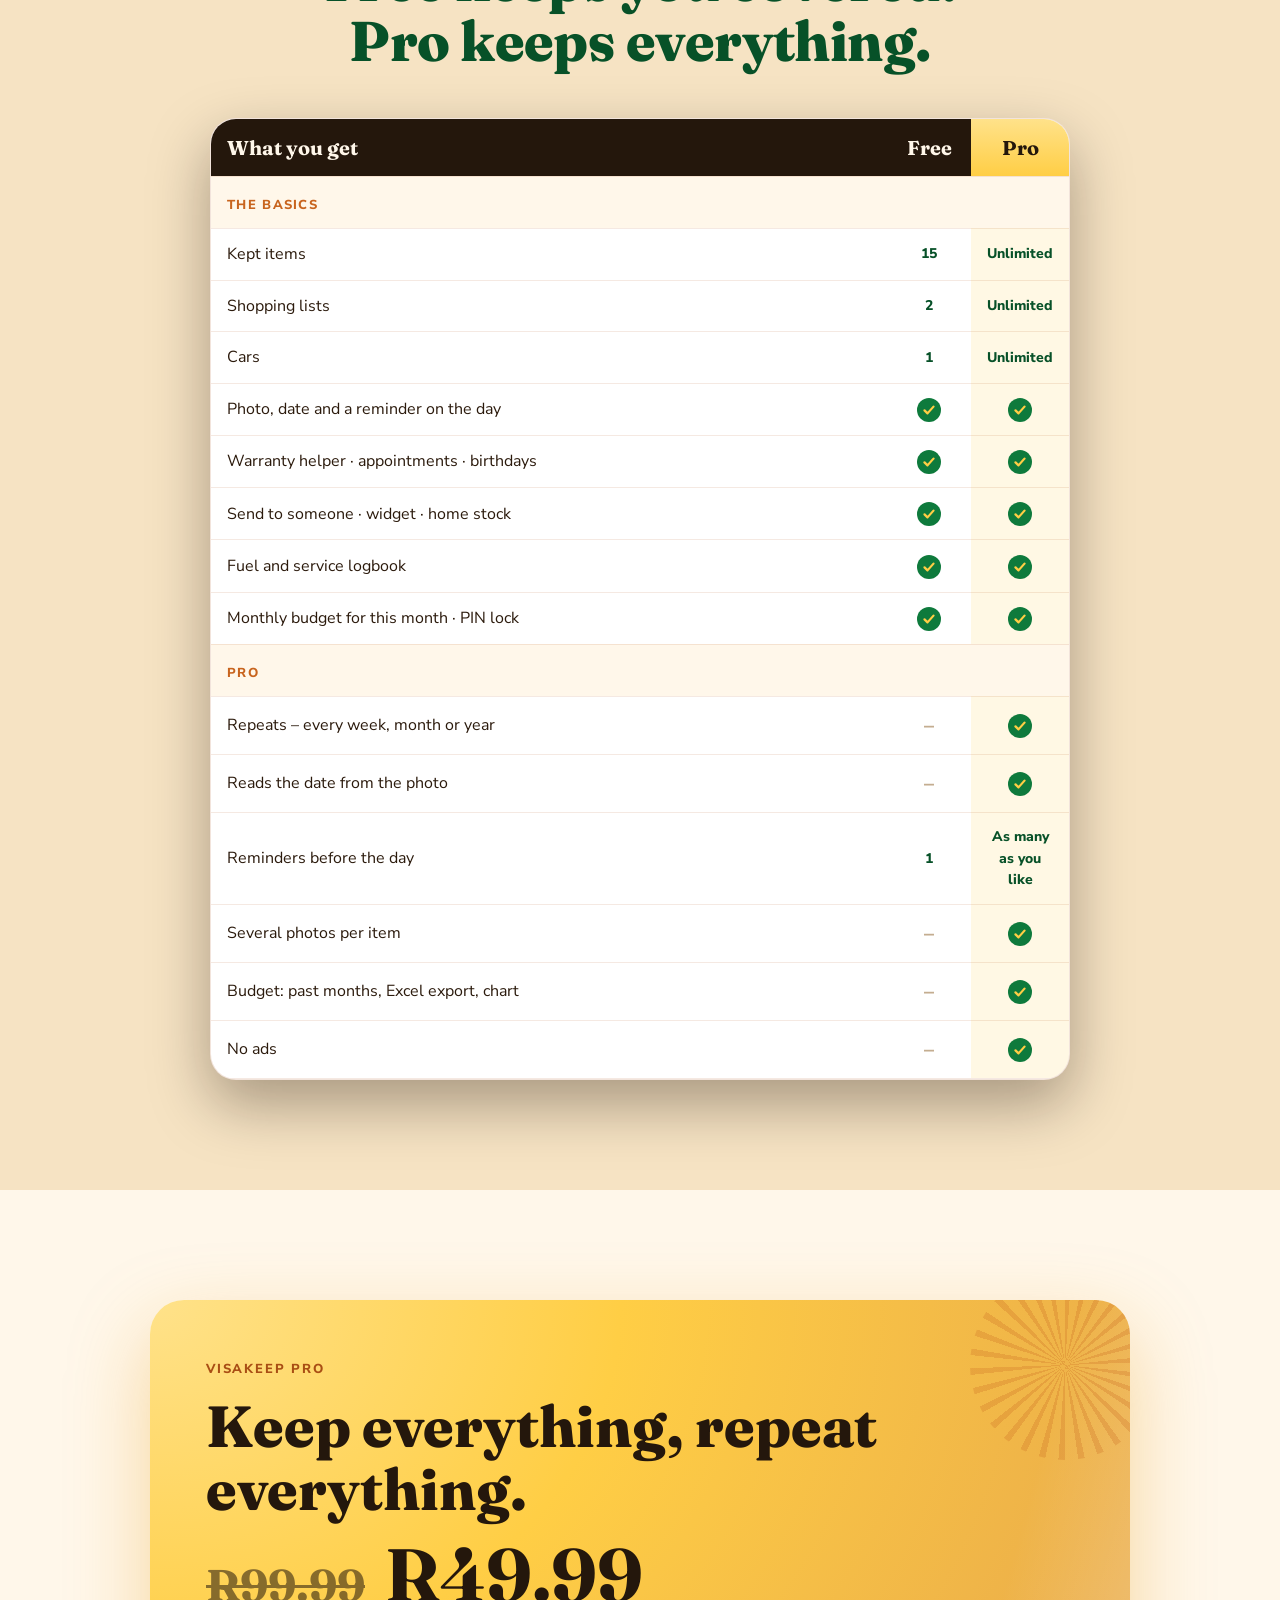
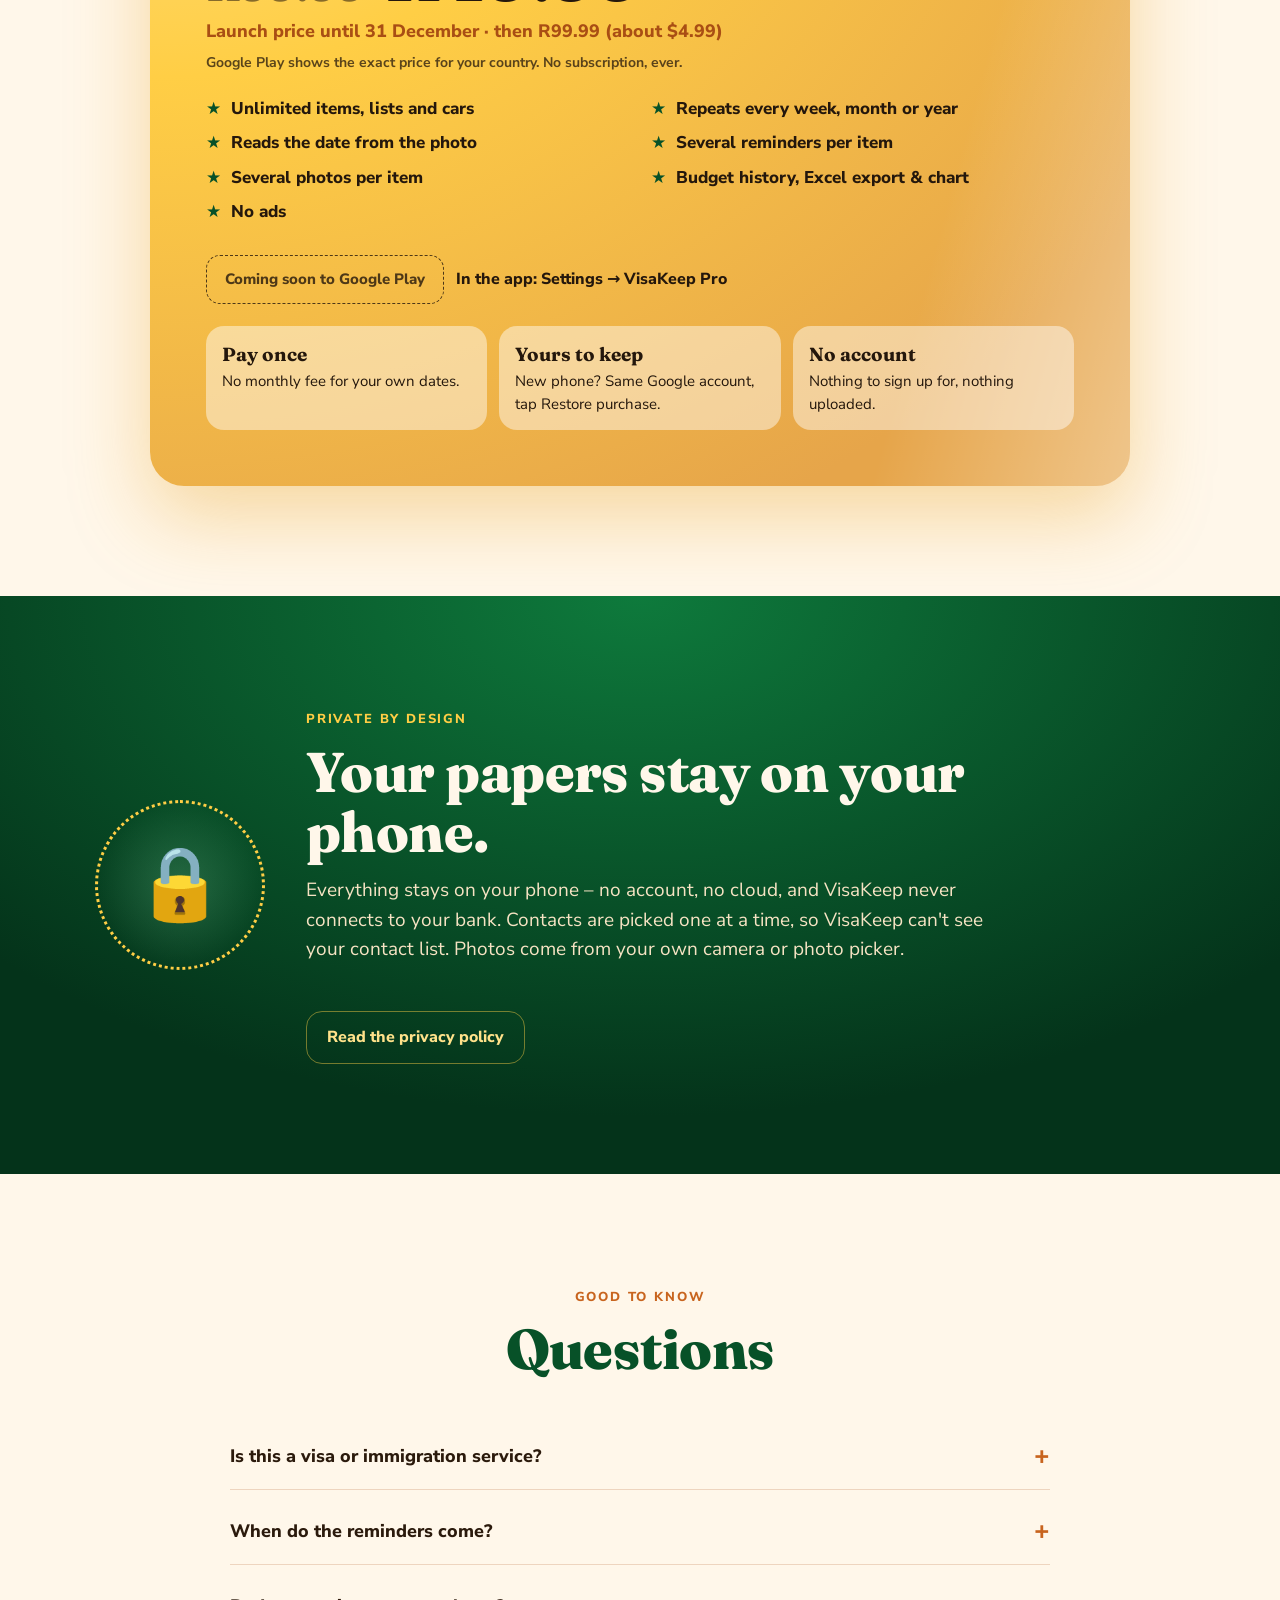
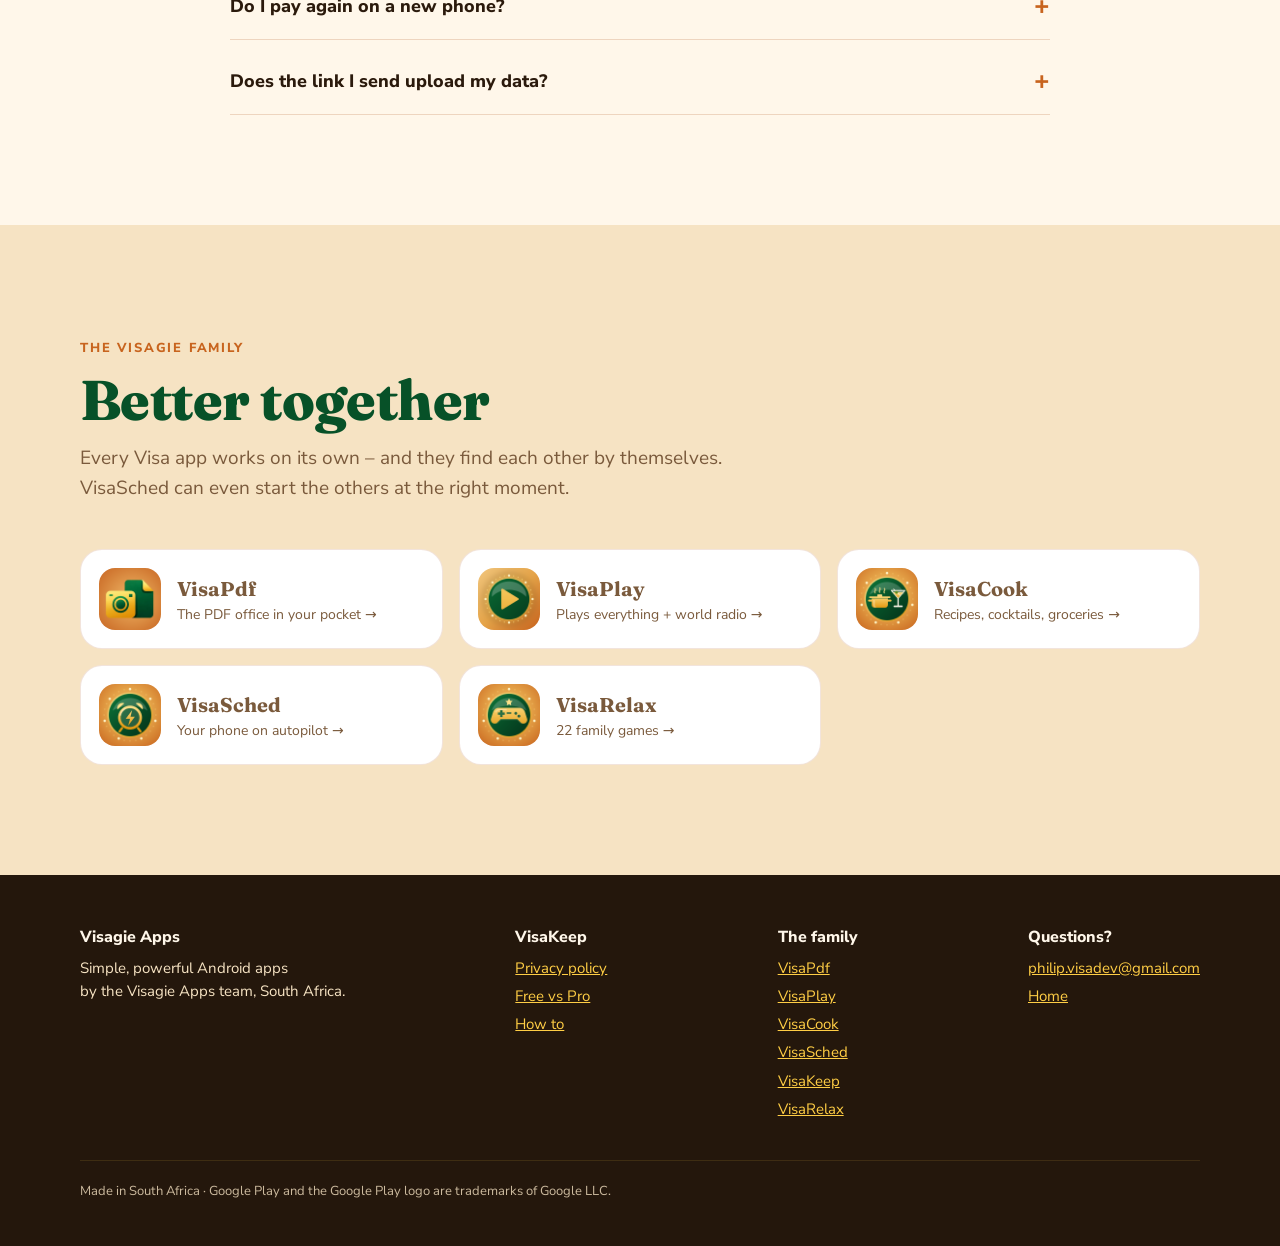
<file: visakeep/index.html>
<!doctype html>
<html lang="en">
<head>
<meta charset="utf-8">
<meta name="viewport" content="width=device-width, initial-scale=1">
<title>VisaKeep – never miss a licence disc, warranty or birthday again</title>
<meta name="description" content="Take a photo, pick the date, and VisaKeep reminds you a month before, a week before and on the day. Plus shopping lists, a monthly budget and a car logbook. Everything stays on your phone.">
<meta property="og:title" content="VisaKeep – never miss a licence disc, warranty or birthday again">
<meta property="og:description" content="Take a photo, pick the date, and VisaKeep reminds you a month before, a week before and on the day. Plus shopping lists, a monthly budget and a car logbook. Everything stays on your phone.">
<meta property="og:image" content="https://philipvisadev.github.io/img/visakeep.png">
<meta name="theme-color" content="#24170C">
<link rel="icon" href="../img/visakeep.png">
<link rel="preconnect" href="https://fonts.googleapis.com">
<link rel="preconnect" href="https://fonts.gstatic.com" crossorigin>
<link href="https://fonts.googleapis.com/css2?family=Fraunces:opsz,wght@9..144,600;9..144,800&family=Nunito+Sans:opsz,wght@6..12,400;6..12,700;6..12,800;6..12,900&display=swap" rel="stylesheet">
<link rel="stylesheet" href="../assets/site.css">
<script>document.documentElement.classList.add("js")</script>
</head>
<body data-root="../">
<!-- Made by _tools/make-app-pages.js from _tools/pages/visakeep.js – edit that file, then run the tool. -->
<header class="bar"><div class="wrap">
  <a class="brand" href="../"><span class="dots"><i></i><i></i><i></i><i></i></span><span class="t">Visagie Apps</span></a>
  <nav aria-label="Apps"><a href="../visapdf/"><img src="../img/visapdf.png" alt=""><b>VisaPdf</b></a><a href="../visaplay/"><img src="../img/visaplay.png" alt=""><b>VisaPlay</b></a><a href="../visacook/"><img src="../img/visacook.png" alt=""><b>VisaCook</b></a><a href="../visasched/"><img src="../img/visasched.png" alt=""><b>VisaSched</b></a><a href="../visakeep/" aria-current="page"><img src="../img/visakeep.png" alt=""><b>VisaKeep</b></a><a href="../visarelax/"><img src="../img/visarelax.png" alt=""><b>VisaRelax</b></a></nav>
</div></header>
<main>
<section class="hero"><div class="glow"></div><div class="ledgrid" data-par="0.08"></div>
<div class="wrap hero-grid">
  <div>
    <span class="kicker rv"><span class="live"></span>Your home admin, sorted</span>
    <h1 class="rv d1">Never miss <span class="shine">a date.</span></h1>
    <p class="lede rv d2">Snap your licence disc, passport, contract or warranty slip, pick the date – VisaKeep reminds you a month before, a week before and on the day. Plus shopping lists, a monthly budget and a car logbook.</p>
    <div class="cta-row rv d3"><span data-play="visagie.philip.visakeep"><a class="btn btn-play" href="https://play.google.com/store/apps/details?id=visagie.philip.visakeep"><svg viewBox="0 0 24 24" aria-hidden="true"><path fill="#34A853" d="M3.6 2.3 13.4 12l-9.8 9.7c-.4-.2-.6-.6-.6-1.1V3.4c0-.5.2-.9.6-1.1z"/><path fill="#FBBC04" d="m16.8 8.6-3.4 3.4 3.4 3.4 3.9-2.2c.8-.5.8-1.7 0-2.2z"/><path fill="#4285F4" d="M3.6 21.7 13.4 12l3.4 3.4-11.5 6.5c-.6.3-1.2.2-1.7-.2z"/><path fill="#EA4335" d="M3.6 2.3c.5-.4 1.1-.5 1.7-.2l11.5 6.5-3.4 3.4z"/></svg><span><small>Get it on</small><b>Google Play</b></span></a></span><a class="btn btn-ghost" href="#howto">See how it works ↓</a></div>
    <div class="chips rv d4"><span class="chip">📷 Photo + date</span><span class="chip">🔔 Reminded in time</span><span class="chip">🛡️ Warranty helper</span><span class="chip">🎂 Birthdays</span><span class="chip">🛒 Shopping lists</span><span class="chip">💰 Monthly budget</span><span class="chip">🚗 Car logbook</span></div>
  </div>
  <div class="stage rv z d2">
    <div class="phone sm p-l float d1"><div class="scr"><img src="../shots/visakeep/s3.webp" alt="" loading="lazy" decoding="async" width="480" height="960"></div><div class="glare"></div></div>
    <div class="phone sm p-r float d2"><div class="scr"><img src="../shots/visakeep/s5.webp" alt="" loading="lazy" decoding="async" width="480" height="960"></div><div class="glare"></div></div>
    <div class="phone p-c float"><div class="scr" data-cycle="2600"><img src="../shots/visakeep/s1.webp" alt="VisaKeep on a phone" class="on" fetchpriority="high" decoding="async" width="480" height="960"><img src="../shots/visakeep/s2.webp" alt="" loading="lazy" decoding="async" width="480" height="960"><img src="../shots/visakeep/s4.webp" alt="" loading="lazy" decoding="async" width="480" height="960"><img src="../shots/visakeep/s5.webp" alt="" loading="lazy" decoding="async" width="480" height="960"></div><div class="glare"></div></div>
    <span class="orbit " style="left:2%;top:12%;animation-delay:-0s">🚗 Licence disc in 15 days</span><span class="orbit g" style="right:0;top:56%;animation-delay:-1.3s">🎂 Mom's birthday</span><span class="orbit c" style="left:6%;bottom:8%;animation-delay:-2.6s">🛡️ TV warranty</span>
  </div>
</div></section>
<div class="ticker" aria-hidden="true"><div class="run"><span>Licence disc</span><span>Roadworthy</span><span>Passport</span><span>Insurance renewal</span><span>Rental contract</span><span>Warranties</span><span>Birthdays</span><span>Appointments</span><span>Shopping lists</span><span>Home stock</span><span>Monthly budget</span><span>Fuel & services</span><span>Lent & borrowed</span><span>Licence disc</span><span>Roadworthy</span><span>Passport</span><span>Insurance renewal</span><span>Rental contract</span><span>Warranties</span><span>Birthdays</span><span>Appointments</span><span>Shopping lists</span><span>Home stock</span><span>Monthly budget</span><span>Fuel & services</span><span>Lent & borrowed</span></div></div>
<section class="dark" style="padding:56px 0"><div class="wrap"><div class="stats"><div class="stat rv d1"><b data-count="3" data-prefix="" data-suffix="">3</b><span>reminders – a month, a week, the day</span></div><div class="stat rv d2"><b data-count="5" data-prefix="" data-suffix="">5</b><span>tabs – Due soon, Keep, Lists, Car, Budget</span></div><div class="stat rv d3"><b data-count="0" data-prefix="" data-suffix="">0</b><span>accounts – everything stays on your phone</span></div><div class="stat rv d4"><b>Once</b><span>Pro is a once-off – no subscription</span></div></div></div></section>
<section class="dark" id="new"><div class="wrap"><div class="sec-head  rv"><span class="kicker">What it does</span><h2>Remembers the dates you forget.</h2><p>One app for the papers, the lists and the car – each with a photo, a date and a reminder.</p></div>
<div class="tiles"><article class="tile rv d1">
  <div class="screen"><img src="../shots/visakeep/s1.webp" alt="Due soon" loading="lazy" decoding="async" width="480" height="960"></div>
  <h3>Due soon<span class="free-tag">Free</span></h3><p>Everything coming up in the next 30 days, first. Red when it's close, gold when there's time.</p></article><article class="tile rv d2">
  <div class="screen"><img src="../shots/visakeep/s3.webp" alt="Photo, date, done" loading="lazy" decoding="async" width="480" height="960"></div>
  <h3>Photo, date, done<span class="free-tag">Free</span></h3><p>Take a photo of the licence disc or till slip, pick a category and the date. Pro reads the date from the photo for you.</p></article><article class="tile rv d3">
  <div class="screen"><img src="../shots/visakeep/s5.webp" alt="Car logbook" loading="lazy" decoding="async" width="480" height="960"></div>
  <h3>Car logbook<span class="free-tag">Free</span></h3><p>Fuel fill-ups and services, next service by km, litres per 100 km and costs per month and year.</p></article></div></div></section>
<section class="light" id="howto"><div class="wrap"><div class="sec-head  rv"><span class="kicker">Tutorial · 1 minute</span><h2>Keep your first date.</h2><p>Your licence disc, start to finish.</p></div>
<div class="walk"><ol class="steps"><li data-shot="s1.webp"><h3>Tap Keep something</h3><p>The big gold button at the bottom of the home screen.</p><img src="../shots/visakeep/s1.webp" alt="Tap Keep something" loading="lazy" decoding="async" width="480" height="960" class="mini"></li><li data-shot="s3.webp"><h3>Photo and name</h3><p>Tap <b>Take photo</b> (or <b>Pick photo</b>), type <b>Licence disc</b> and pick the category <b>Car</b>.</p><img src="../shots/visakeep/s3.webp" alt="Photo and name" loading="lazy" decoding="async" width="480" height="960" class="mini"></li><li data-shot="s3.webp"><h3>Pick the date and reminders</h3><p>Tap the date it runs out, then how early to remind you – 30 days, 7 days… You always get one on the day too.</p><img src="../shots/visakeep/s3.webp" alt="Pick the date and reminders" loading="lazy" decoding="async" width="480" height="960" class="mini"></li><li data-shot="s2.webp"><h3>Save. It's kept.</h3><p>It sits under <b>Keep</b> by category and shows up in <b>Due soon</b> when the date gets close.</p><img src="../shots/visakeep/s2.webp" alt="Save. It's kept." loading="lazy" decoding="async" width="480" height="960" class="mini"></li></ol>
<div class="pin"><div class="phone" data-led><div class="scr"><img data-shot="s1.webp" src="../shots/visakeep/s1.webp" alt="" loading="lazy" decoding="async" width="480" height="960"><img data-shot="s3.webp" src="../shots/visakeep/s3.webp" alt="" loading="lazy" decoding="async" width="480" height="960"><img data-shot="s2.webp" src="../shots/visakeep/s2.webp" alt="" loading="lazy" decoding="async" width="480" height="960"></div><div class="glare"></div></div></div></div>
</div></section>
<section class="sandbg"><div class="wrap"><div class="sec-head  rv"><span class="kicker">More than dates</span><h2>Small things that save you trouble.</h2></div>
<div class="feats"><div class="feat rv d1"><i aria-hidden="true">🛡️</i><div><b>Warranty helper</b><span>Pick the day you bought it and how long the warranty lasts – VisaKeep works out the end date.</span></div></div><div class="feat rv d2"><i aria-hidden="true">⏰</i><div><b>Appointments with a time</b><span>Hairdresser at 14:30? Get a reminder 15 minutes to 3 hours before.</span></div></div><div class="feat rv d3"><i aria-hidden="true">📨</i><div><b>Send to someone</b><span>Share a date on WhatsApp or email – they tap the link and it goes straight into their VisaKeep.</span></div></div><div class="feat rv d1"><i aria-hidden="true">📱</i><div><b>Home-screen widget</b><span>See what's next without opening the app. Pick its colour, glow and what it shows.</span></div></div><div class="feat rv d2"><i aria-hidden="true">🏠</i><div><b>Home stock</b><span>Running low on coffee? It goes onto the shopping list by itself.</span></div></div><div class="feat rv d3"><i aria-hidden="true">🔧</i><div><b>Lent & borrowed</b><span>Who has your drill, since when – and a reminder to ask for it back.</span></div></div><div class="feat rv d1"><i aria-hidden="true">💰</i><div><b>Monthly budget</b><span>Debit orders, payments, cash, savings and income – tick each one off as it's paid. Pay days show up in Due soon.</span></div></div><div class="feat rv d2"><i aria-hidden="true">⛽</i><div><b>Fills itself in</b><span>Petrol comes from your fuel log, groceries from the prices on your shopping list.</span></div></div><div class="feat rv d3"><i aria-hidden="true">🔒</i><div><b>PIN-lock the budget</b><span>Optional 4-digit PIN. Forgot it? Your phone's own fingerprint or screen lock opens it.</span></div></div><div class="feat rv d1"><i aria-hidden="true">🔁</i><div><b>Repeats<span class="pro-tag">Pro</span></b><span>Every week, month or year – birthdays, bin day, the yearly licence disc.</span></div></div><div class="feat rv d2"><i aria-hidden="true">🔍</i><div><b>Reads the date<span class="pro-tag">Pro</span></b><span>Take the photo and VisaKeep finds the expiry date on it.</span></div></div><div class="feat rv d3"><i aria-hidden="true">🔔</i><div><b>More reminders<span class="pro-tag">Pro</span></b><span>60, 30, 14, 7 and 1 day before – pick as many as you like, and several photos per item.</span></div></div></div></div></section>
<section class="light"><div class="wrap"><div class="sec-head  rv"><span class="kicker">How to</span><h2>Handy recipes.</h2></div>
<div class="howto"><details class="rv d1" open><summary><i aria-hidden="true">🛡️</i><span>Keep a warranty<span class="free-tag">Free</span><small>Claim in time</small></span></summary>
<ol><li>Tap <b>Keep something</b> and photograph the till slip.</li><li>Pick the category <b>Warranties</b>.</li><li>Pick the day you bought it and how long the warranty lasts – the end date fills in by itself.</li></ol><p class="tip">💡 With Pro, VisaKeep reads the date from the till slip for you.</p></details><details class="rv d2"><summary><i aria-hidden="true">🎂</i><span>Never forget a birthday<span class="free-tag">Free</span><small>Call or WhatsApp from the reminder</small></span></summary>
<ol><li>Tap <b>Keep something</b>, pick <b>Birthdays</b>.</li><li>Type the name or pick the person from your contacts.</li><li>On the day, tap <b>Call</b> or <b>WhatsApp</b> right on the reminder.</li></ol><p class="tip">💡 With Pro, set it to repeat every year.</p></details><details class="rv d1"><summary><i aria-hidden="true">📨</i><span>Send a date to the family<span class="free-tag">Free</span><small>School concert, family lunch</small></span></summary>
<ol><li>Open the item and tap <b>Send to someone</b>.</li><li>Choose WhatsApp or email.</li><li>They tap the link and tap <b>Add</b> – date, time and reminders included.</li></ol></details><details class="rv d2"><summary><i aria-hidden="true">🛒</i><span>Shopping list<span class="free-tag">Free</span><small>Add many at once</small></span></summary>
<ol><li>Open <b>Lists</b>, type items and tap <b>Add</b>.</li><li>Tick them off in the shop.</li><li>Tap <b>Share</b> to send the list as text, or <b>Clear ticked</b>.</li></ol></details><details class="rv d1"><summary><i aria-hidden="true">⛽</i><span>Log your fuel<span class="free-tag">Free</span><small>Litres per 100 km</small></span></summary>
<ol><li>Open <b>Car</b> and add your car once.</li><li>After filling up, tap <b>Fuel</b> and type the litres, price and km.</li><li>VisaKeep shows your consumption, costs and when the next service is due.</li></ol></details><details class="rv d2"><summary><i aria-hidden="true">💰</i><span>Your monthly budget<span class="free-tag">Free</span><small>Like your Excel sheet – on your phone</small></span></summary>
<ol><li>Open <b>Budget</b> and tap <b>Start November's budget</b>.</li><li>Tap a group – Debit orders, Payments, Cash, Savings, Unplanned or Income – and add your lines with a pay day.</li><li>Tick each one as it's paid. Next month, tap <b>Start December</b>: same lines, ticks cleared, what's left over brought forward.</li></ol><p class="tip">💡 Tap 🔒 next to the month to lock the budget with a PIN.</p></details></div></div></section>
<section class="sandbg" id="pro"><div class="wrap"><div class="sec-head c rv"><span class="kicker">Free vs Pro</span><h2>Free keeps you covered. Pro keeps everything.</h2></div>
<div class="compare rv"><table><thead><tr><th scope="col">What you get</th><th class="f" scope="col">Free</th><th class="pro" scope="col">Pro</th></tr></thead><tbody>
<tr class="grp"><td colspan="3">The basics</td></tr>
<tr><td>Kept items</td><td class="v">15</td><td class="v pro">Unlimited</td></tr>
<tr><td>Shopping lists</td><td class="v">2</td><td class="v pro">Unlimited</td></tr>
<tr><td>Cars</td><td class="v">1</td><td class="v pro">Unlimited</td></tr>
<tr><td>Photo, date and a reminder on the day</td><td class="y"><span class="sr">Yes</span></td><td class="y pro"><span class="sr">Yes</span></td></tr>
<tr><td>Warranty helper · appointments · birthdays</td><td class="y"><span class="sr">Yes</span></td><td class="y pro"><span class="sr">Yes</span></td></tr>
<tr><td>Send to someone · widget · home stock</td><td class="y"><span class="sr">Yes</span></td><td class="y pro"><span class="sr">Yes</span></td></tr>
<tr><td>Fuel and service logbook</td><td class="y"><span class="sr">Yes</span></td><td class="y pro"><span class="sr">Yes</span></td></tr>
<tr><td>Monthly budget for this month · PIN lock</td><td class="y"><span class="sr">Yes</span></td><td class="y pro"><span class="sr">Yes</span></td></tr>
<tr class="grp"><td colspan="3">Pro</td></tr>
<tr><td>Repeats – every week, month or year</td><td class="n"><span class="sr">No</span></td><td class="y pro"><span class="sr">Yes</span></td></tr>
<tr><td>Reads the date from the photo</td><td class="n"><span class="sr">No</span></td><td class="y pro"><span class="sr">Yes</span></td></tr>
<tr><td>Reminders before the day</td><td class="v">1</td><td class="v pro">As many as you like</td></tr>
<tr><td>Several photos per item</td><td class="n"><span class="sr">No</span></td><td class="y pro"><span class="sr">Yes</span></td></tr>
<tr><td>Budget: past months, Excel export, chart</td><td class="n"><span class="sr">No</span></td><td class="y pro"><span class="sr">Yes</span></td></tr>
<tr><td>No ads</td><td class="n"><span class="sr">No</span></td><td class="y pro"><span class="sr">Yes</span></td></tr>
</tbody></table></div></div></section>
<section class="light"><div class="wrap"><div class="pitch rv z" data-led><div class="seal"></div>
<span class="kicker" style="color:var(--deep-orange)">VisaKeep Pro</span>
<h2>Keep everything, repeat everything.</h2>
<div class="price" data-pro="visagie.philip.visakeep"><b>R99.99</b><span>once-off · about $4.99</span></div><p class="fine">Google Play shows the exact price for your country. No subscription, ever.</p>
<ul><li>Unlimited items, lists and cars</li><li>Repeats every week, month or year</li><li>Reads the date from the photo</li><li>Several reminders per item</li><li>Several photos per item</li><li>Budget history, Excel export & chart</li><li>No ads</li></ul>
<div class="cta-row"><span data-play="visagie.philip.visakeep"><a class="btn btn-play" href="https://play.google.com/store/apps/details?id=visagie.philip.visakeep"><svg viewBox="0 0 24 24" aria-hidden="true"><path fill="#34A853" d="M3.6 2.3 13.4 12l-9.8 9.7c-.4-.2-.6-.6-.6-1.1V3.4c0-.5.2-.9.6-1.1z"/><path fill="#FBBC04" d="m16.8 8.6-3.4 3.4 3.4 3.4 3.9-2.2c.8-.5.8-1.7 0-2.2z"/><path fill="#4285F4" d="M3.6 21.7 13.4 12l3.4 3.4-11.5 6.5c-.6.3-1.2.2-1.7-.2z"/><path fill="#EA4335" d="M3.6 2.3c.5-.4 1.1-.5 1.7-.2l11.5 6.5-3.4 3.4z"/></svg><span><small>Get it on</small><b>Google Play</b></span></a></span><span style="font-weight:800">In the app: Settings → VisaKeep Pro</span></div>
<div class="why"><div><b>Pay once</b>No monthly fee for your own dates.</div><div><b>Yours to keep</b>New phone? Same Google account, tap Restore purchase.</div><div><b>No account</b>Nothing to sign up for, nothing uploaded.</div></div>
</div></div></section>
<section class="green"><div class="wrap lockband"><div class="lock rv z" aria-hidden="true">🔒</div>
<div class="rv"><div class="sec-head  rv"><span class="kicker">Private by design</span><h2>Your papers stay on your phone.</h2><p>Everything stays on your phone – no account, no cloud, and VisaKeep never connects to your bank. Contacts are picked one at a time, so VisaKeep can't see your contact list. Photos come from your own camera or photo picker.</p></div><a class="btn btn-ghost" href="privacy.html">Read the privacy policy</a></div></div></section>
<section class="light"><div class="wrap"><div class="sec-head c rv"><span class="kicker">Good to know</span><h2>Questions</h2></div>
<div class="faq"><details class="rv"><summary>Is this a visa or immigration service?</summary><p>No. VisaKeep is a personal organiser made by a small team in South Africa. “Visa” comes from the surname Visagie.</p></details><details class="rv"><summary>When do the reminders come?</summary><p>Around 8 in the morning on the days you chose, and always on the day itself. Appointments with a time remind you the set time before.</p></details><details class="rv"><summary>Do I pay again on a new phone?</summary><p>No. Use the same Google account and tap Restore purchase in Settings.</p></details><details class="rv"><summary>Does the link I send upload my data?</summary><p>No. The date sits in the link itself after the “#”, which is never sent to our website.</p></details></div></div></section>
<section class="sandbg"><div class="wrap"><div class="sec-head  rv"><span class="kicker">The Visagie family</span><h2>Better together</h2><p>Every Visa app works on its own – and they find each other by themselves. VisaSched can even start the others at the right moment.</p></div>
<div class="family-strip"><a class="fam rv d1" href="../visapdf/"><img src="../img/visapdf.png" alt="" loading="lazy"><span><b>VisaPdf</b><span>The PDF office in your pocket →</span></span></a><a class="fam rv d2" href="../visaplay/"><img src="../img/visaplay.png" alt="" loading="lazy"><span><b>VisaPlay</b><span>Plays everything + world radio →</span></span></a><a class="fam rv d3" href="../visacook/"><img src="../img/visacook.png" alt="" loading="lazy"><span><b>VisaCook</b><span>Recipes, cocktails, groceries →</span></span></a><a class="fam rv d4" href="../visasched/"><img src="../img/visasched.png" alt="" loading="lazy"><span><b>VisaSched</b><span>Your phone on autopilot →</span></span></a><a class="fam rv d5" href="../visarelax/"><img src="../img/visarelax.png" alt="" loading="lazy"><span><b>VisaRelax</b><span>22 family games →</span></span></a></div></div></section>
</main>
<footer><div class="wrap"><div class="cols">
  <div><h4>Visagie Apps</h4><p>Simple, powerful Android apps<br>by the Visagie Apps team, South Africa.</p></div>
  <div><h4>VisaKeep</h4><p><a href="privacy.html">Privacy policy</a></p><p><a href="#pro">Free vs Pro</a></p><p><a href="#howto">How to</a></p></div>
  <div><h4>The family</h4><p><a href="../visapdf/">VisaPdf</a></p><p><a href="../visaplay/">VisaPlay</a></p><p><a href="../visacook/">VisaCook</a></p><p><a href="../visasched/">VisaSched</a></p><p><a href="../visakeep/">VisaKeep</a></p><p><a href="../visarelax/">VisaRelax</a></p></div>
  <div><h4>Questions?</h4><p><a href="mailto:philip.visadev@gmail.com">philip.visadev@gmail.com</a></p><p><a href="../">Home</a></p></div>
</div><p class="made">Made in South Africa · Google Play and the Google Play logo are trademarks of Google LLC.</p></div></footer>
<script src="../assets/site.js" defer></script>
</body>
</html>
</file>
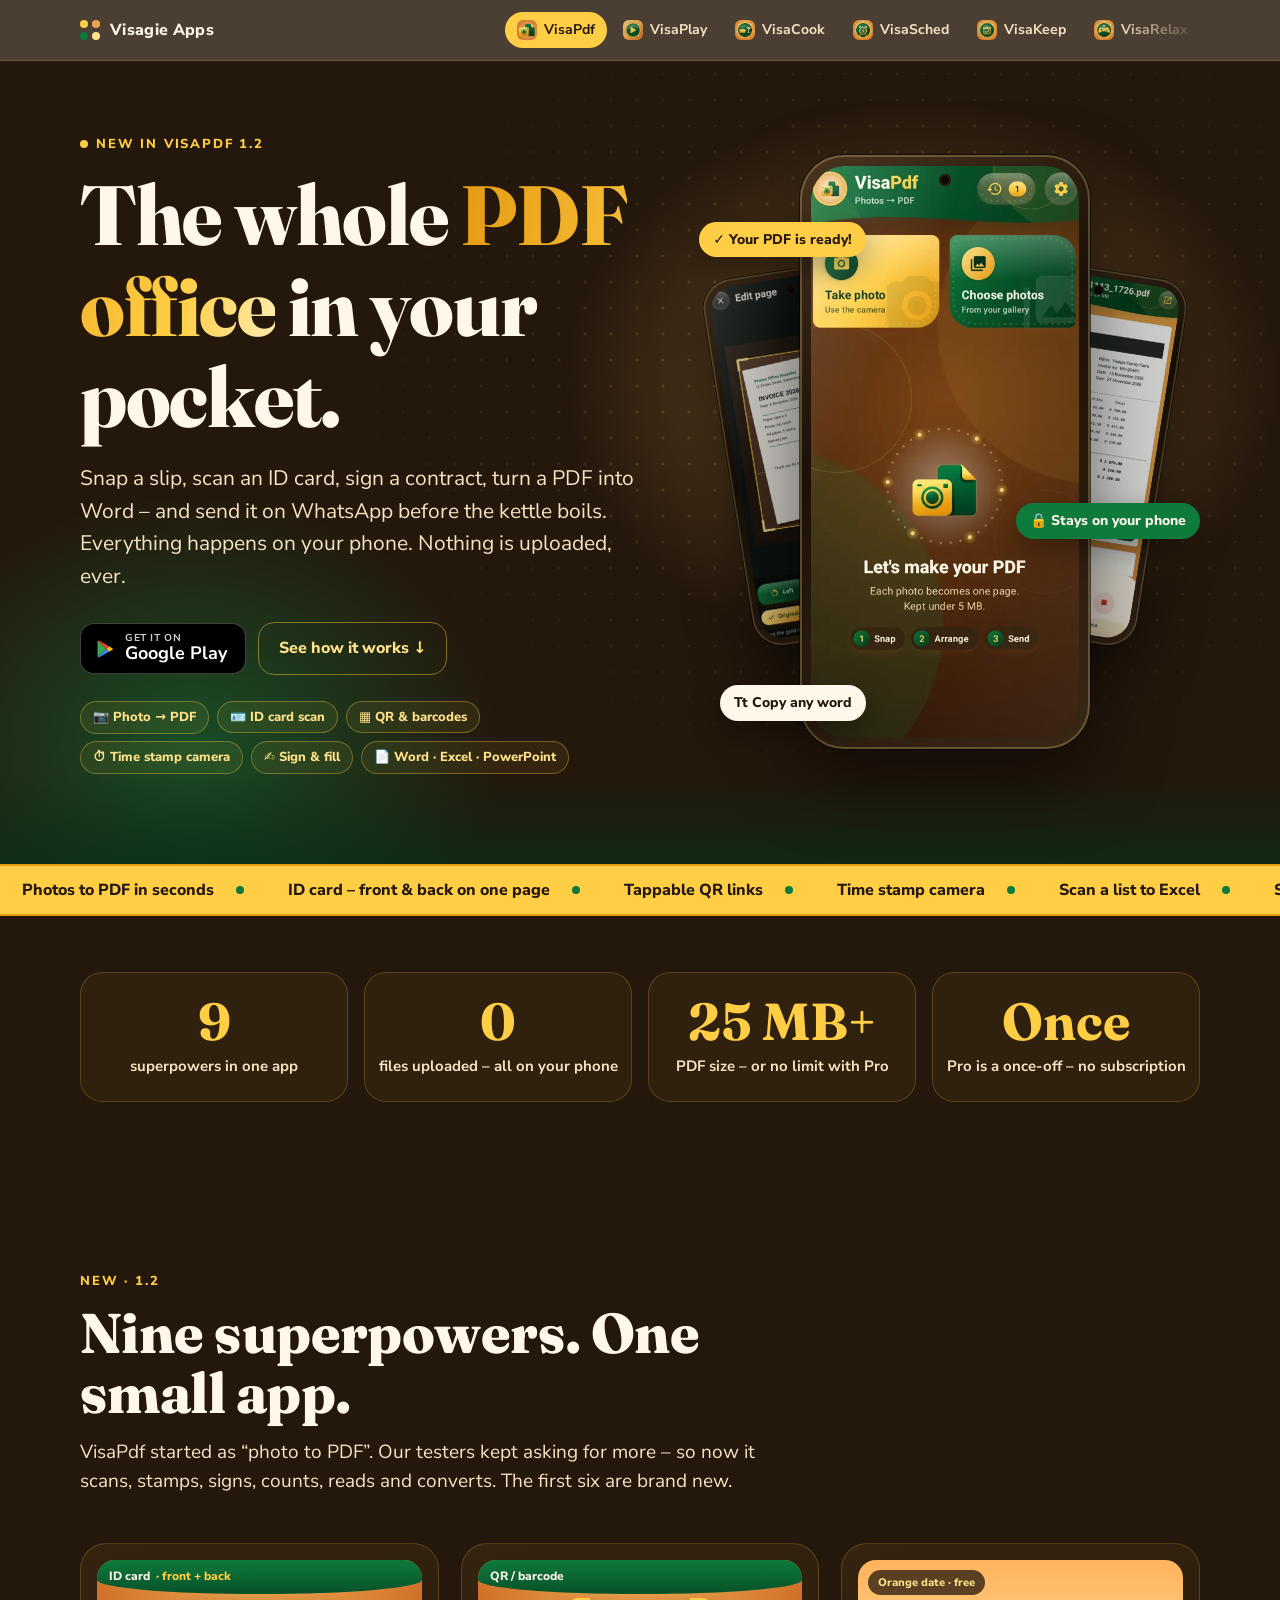
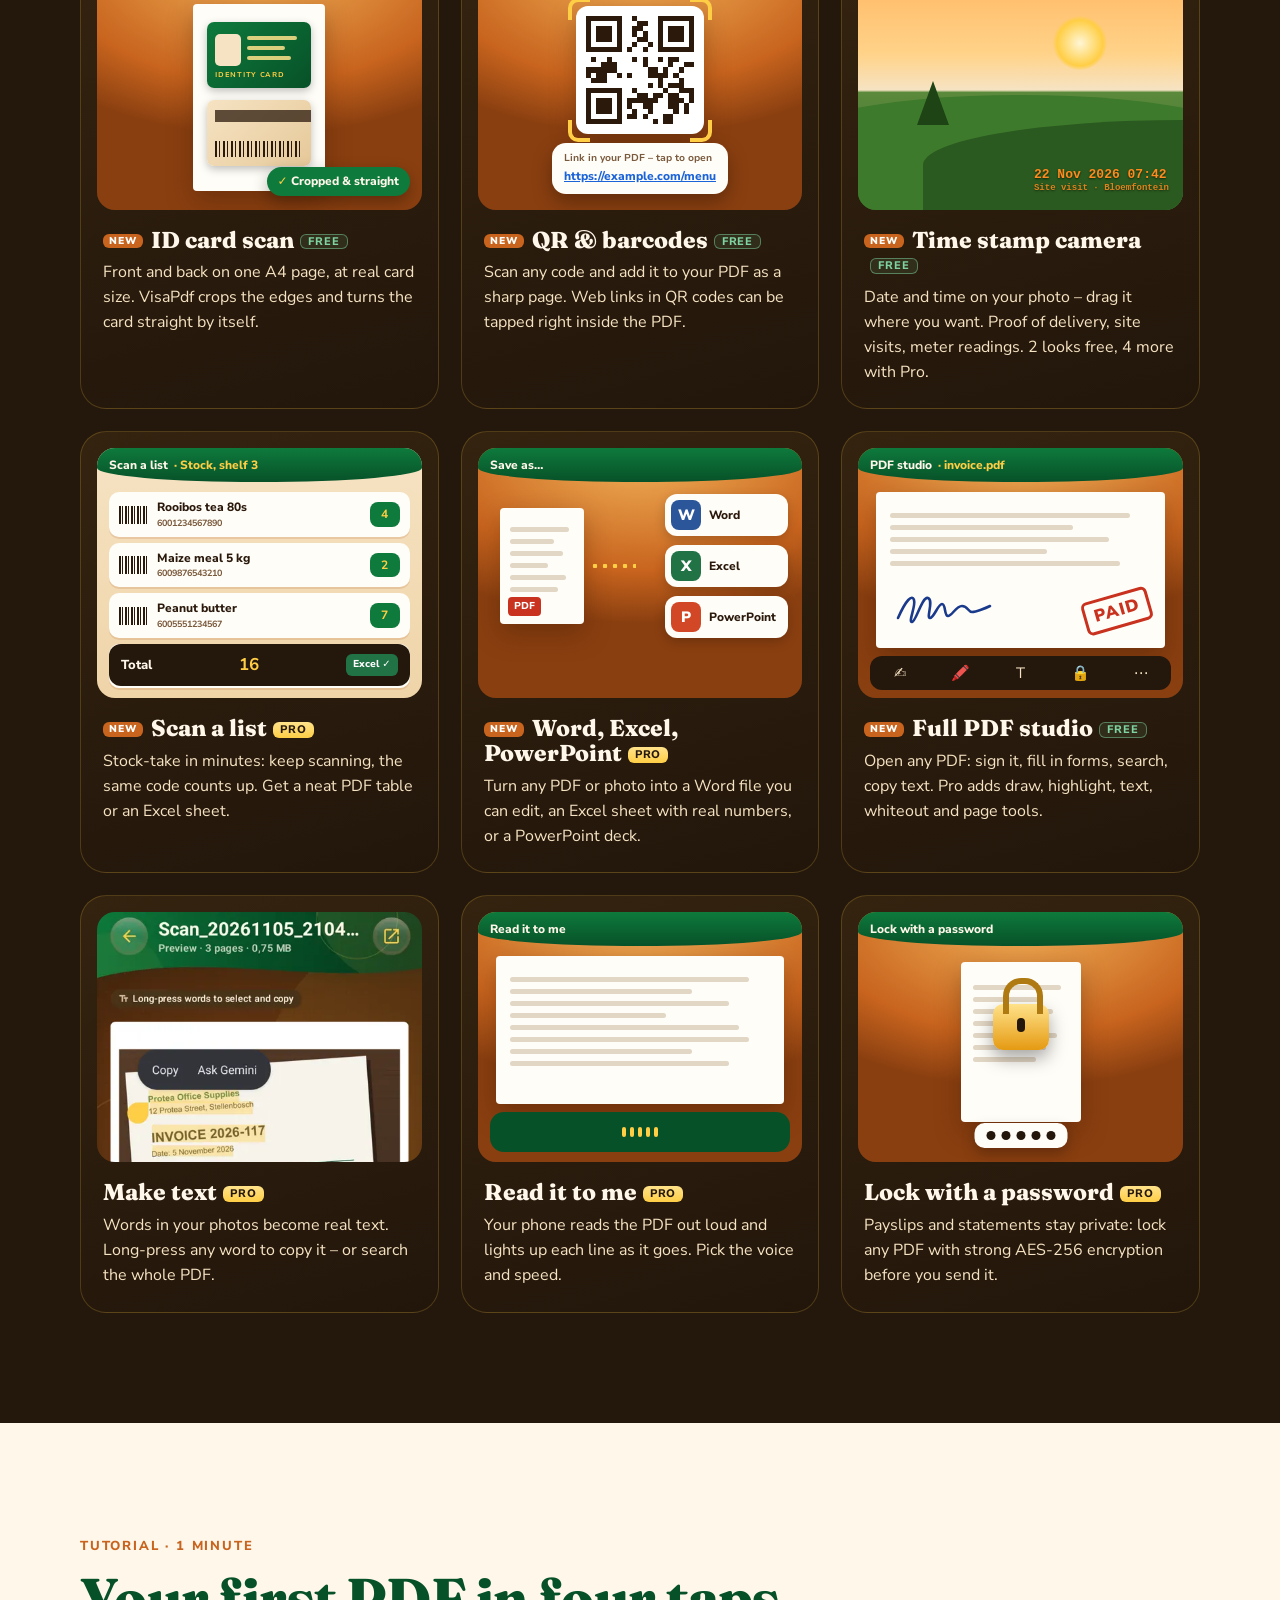
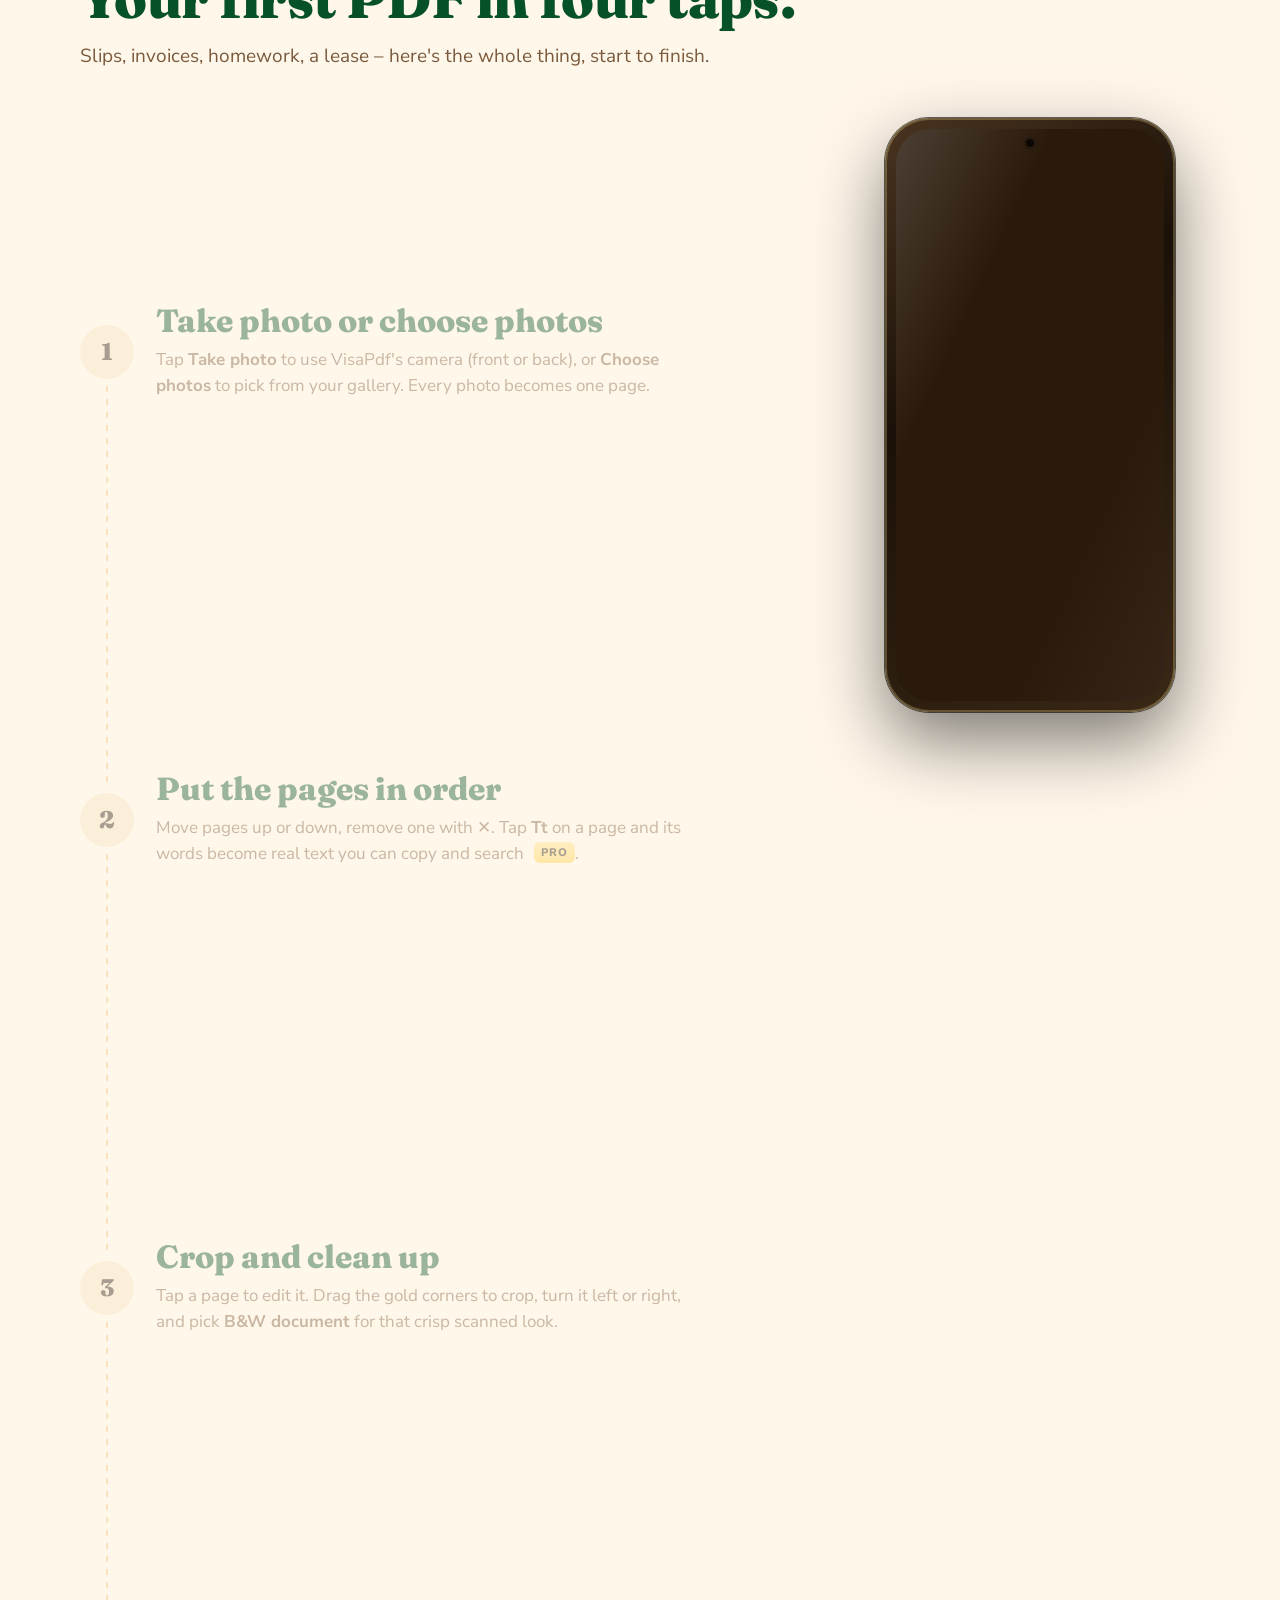
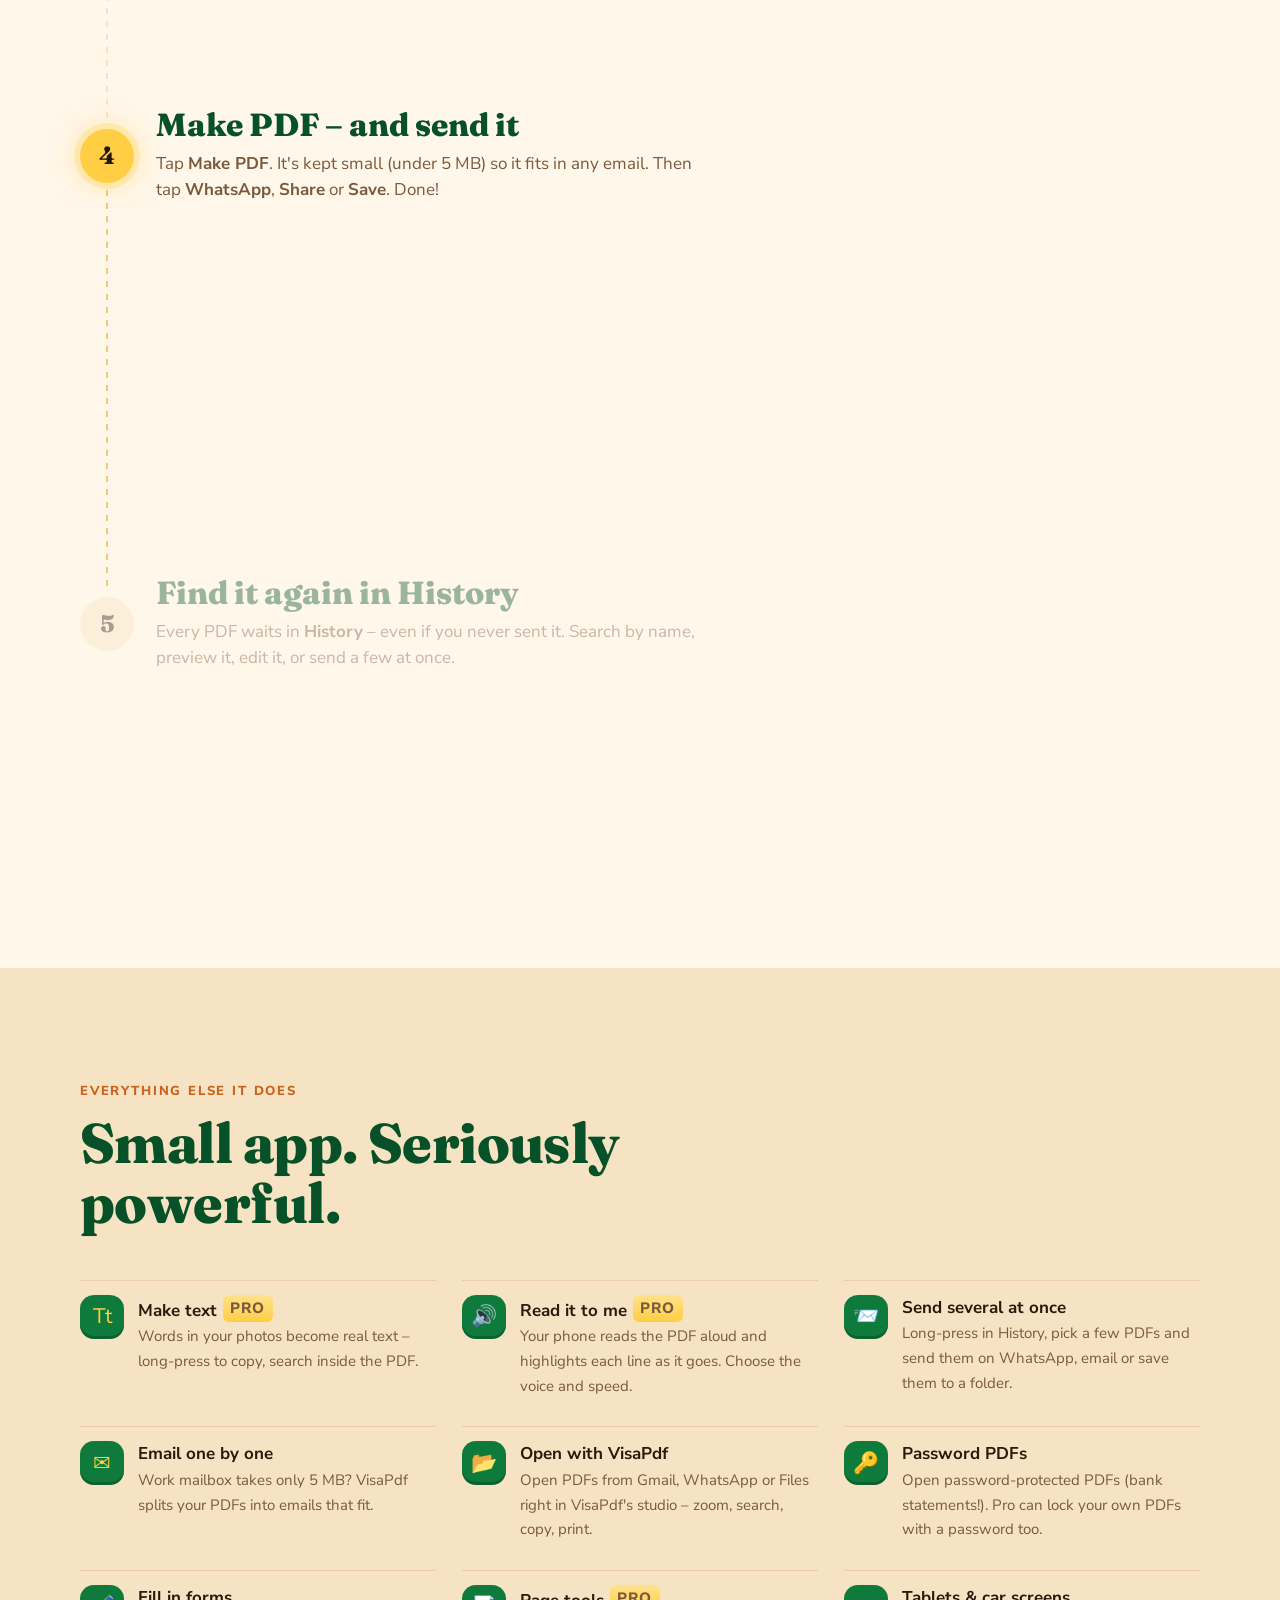
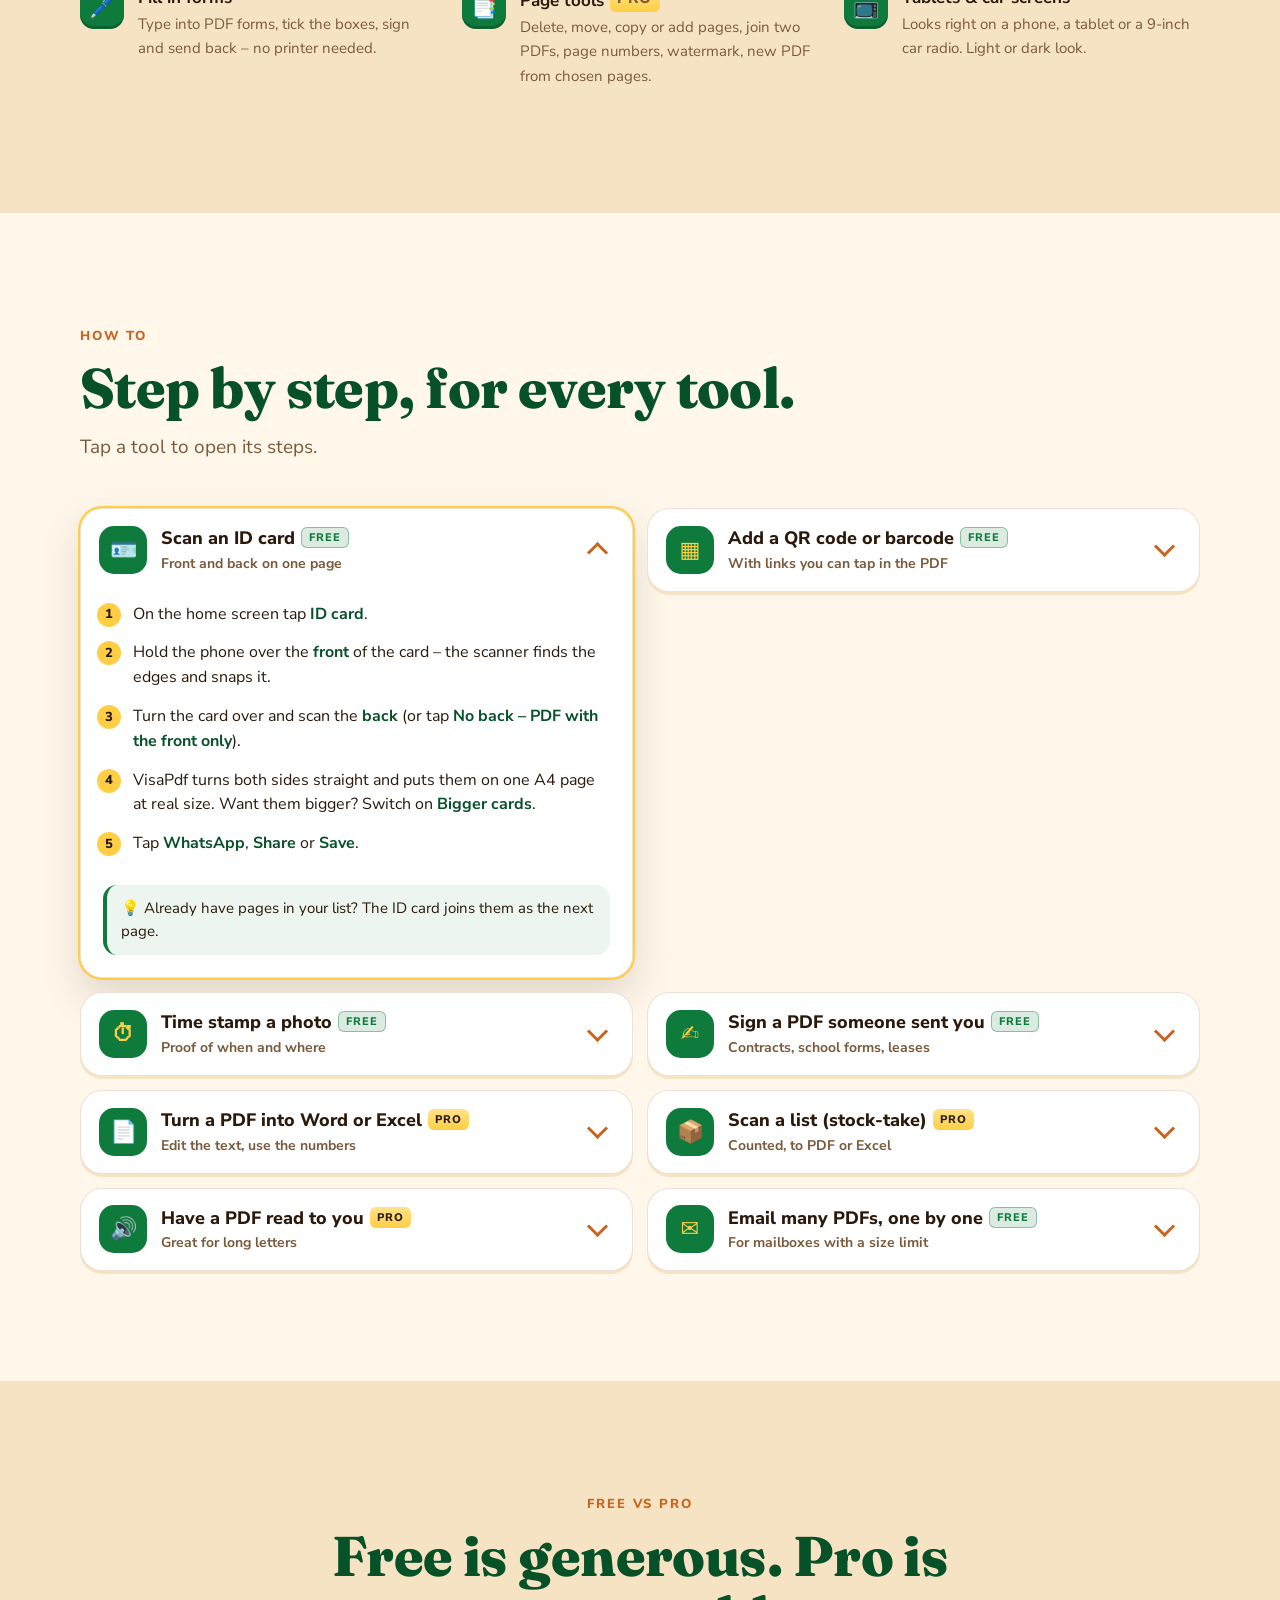
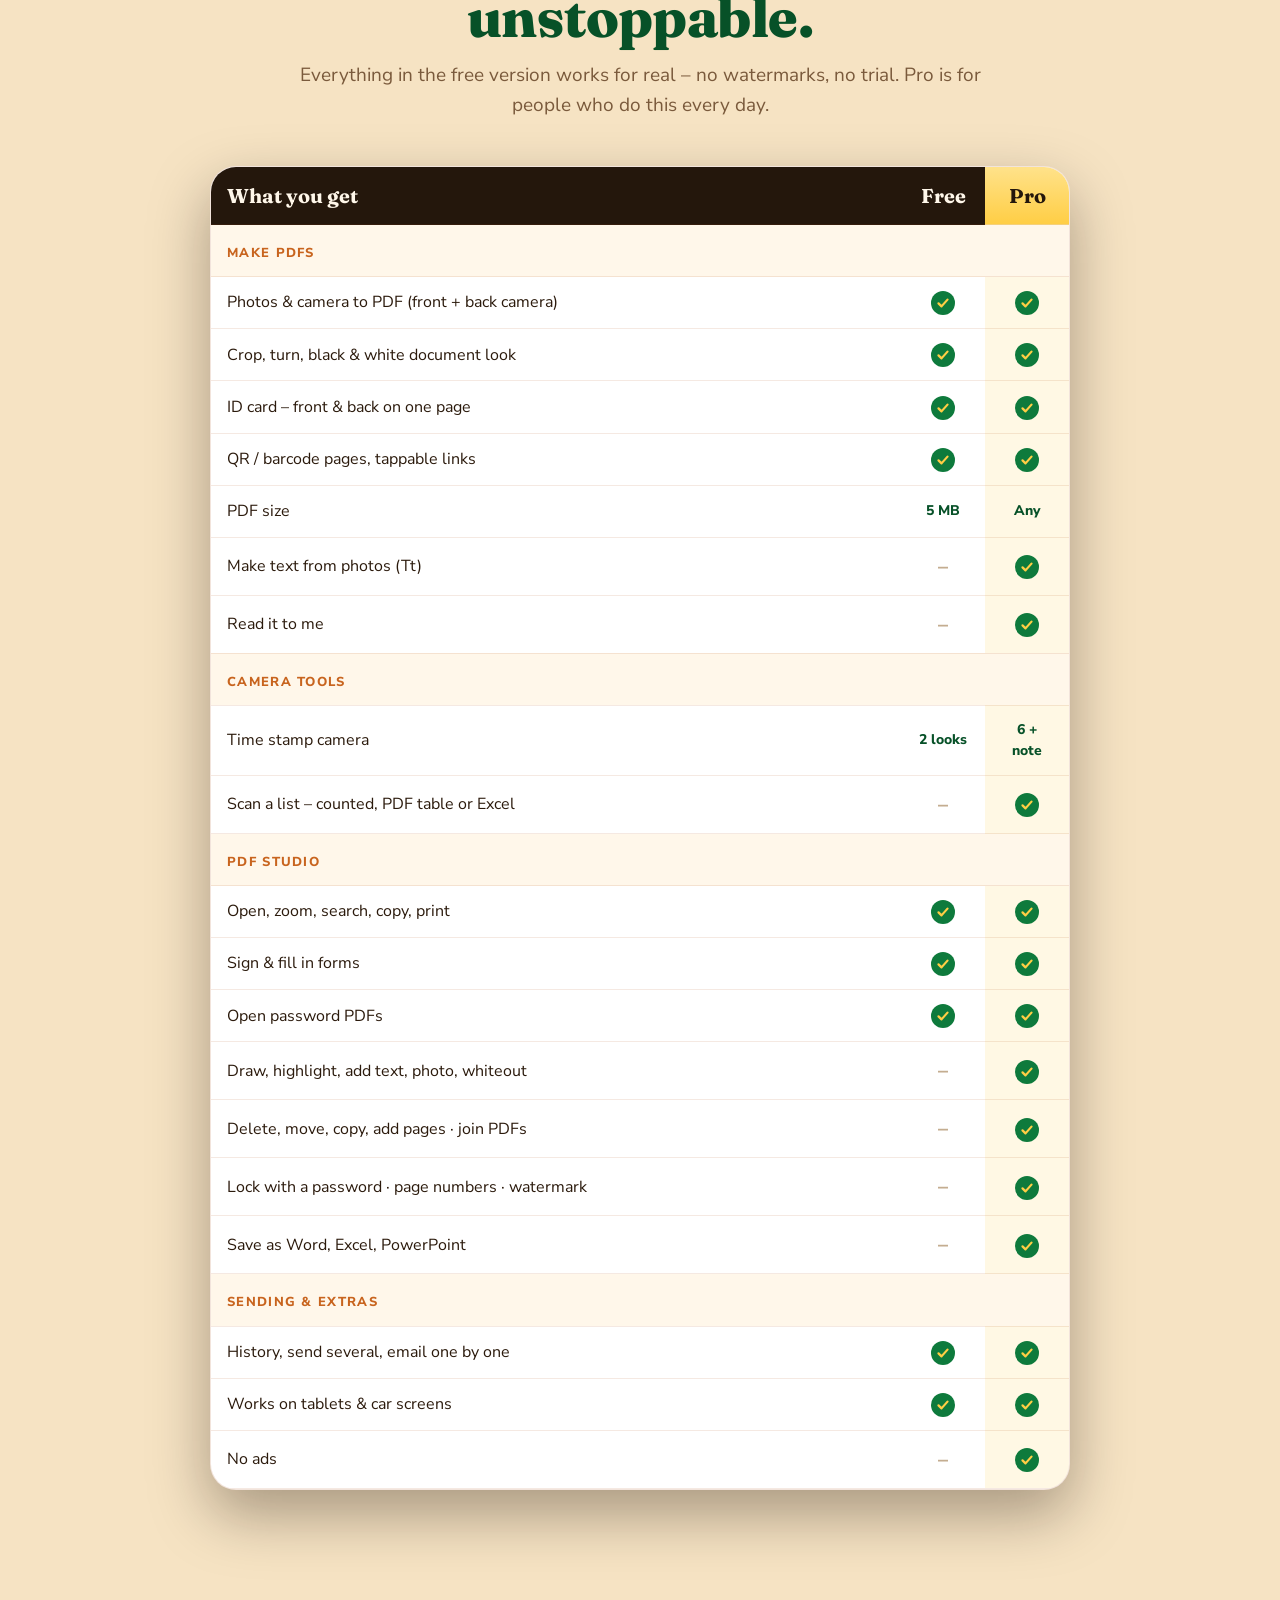
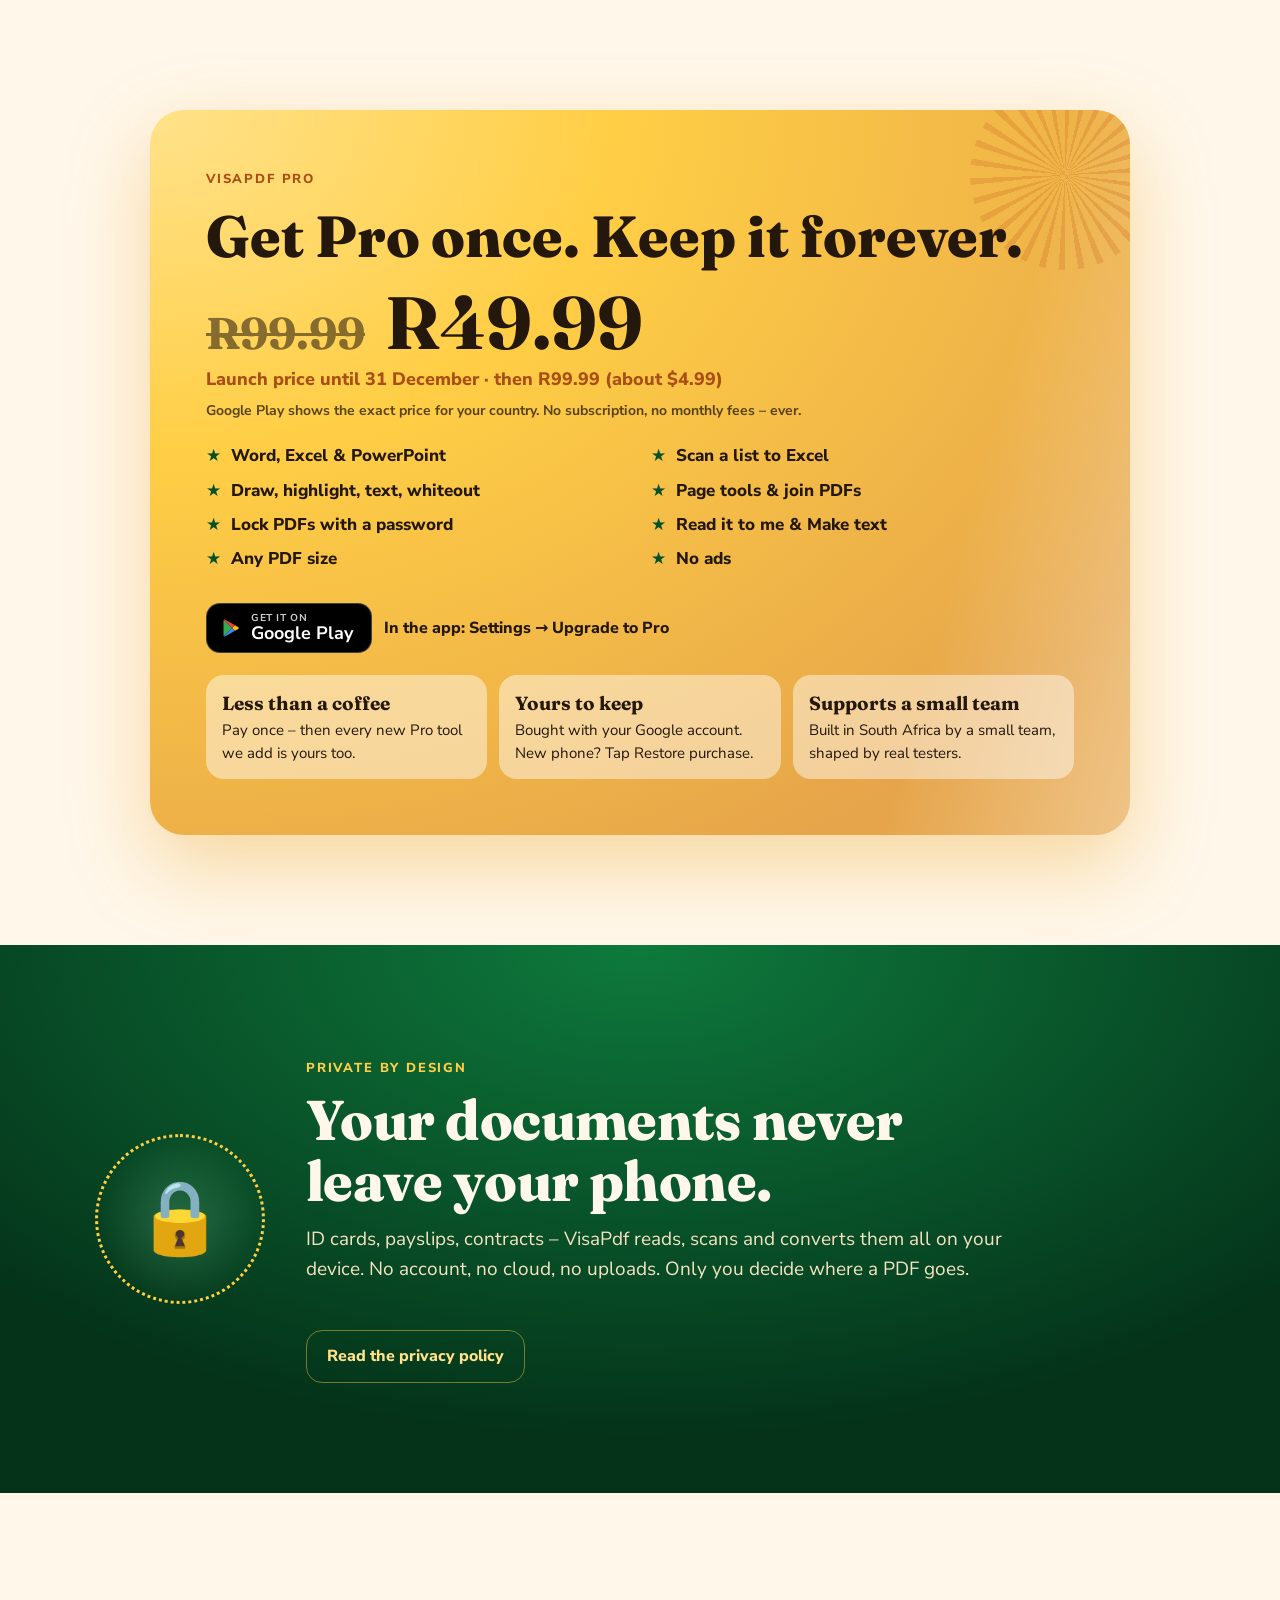
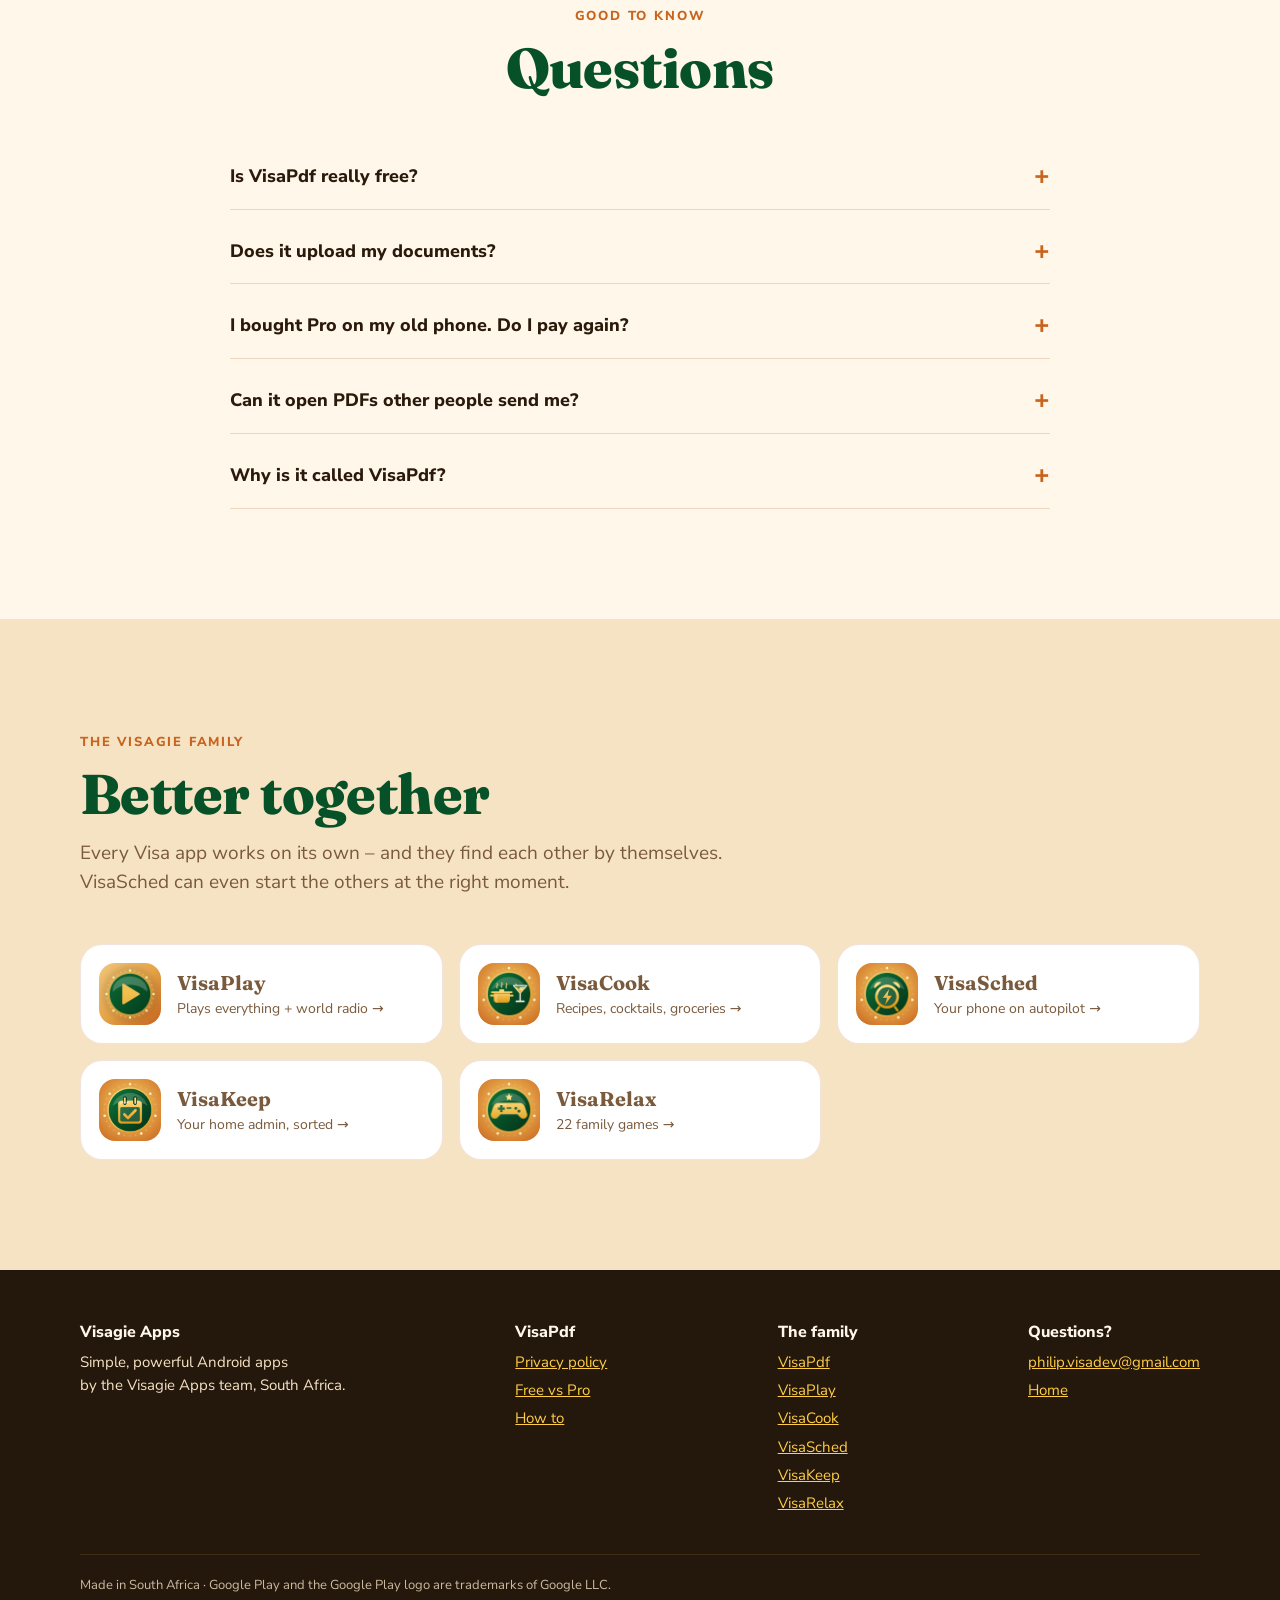
<file: visapdf/index.html>
<!doctype html>
<html lang="en">
<head>
<meta charset="utf-8">
<meta name="viewport" content="width=device-width, initial-scale=1">
<title>VisaPdf – the whole PDF office in your pocket</title>
<meta name="description" content="Photos to PDF, ID card scans, QR codes, time stamp camera, sign and fill PDFs, Word / Excel / PowerPoint – all on your Android phone, nothing uploaded. Free, with a once-off Pro.">
<meta property="og:title" content="VisaPdf – the whole PDF office in your pocket">
<meta property="og:description" content="Photos to PDF, ID card scans, QR codes, time stamp camera, sign and fill PDFs, Word / Excel / PowerPoint – all on your Android phone, nothing uploaded. Free, with a once-off Pro.">
<meta property="og:image" content="https://philipvisadev.github.io/img/visapdf.png">
<meta name="theme-color" content="#24170C">
<link rel="icon" href="../img/visapdf.png">
<link rel="preconnect" href="https://fonts.googleapis.com">
<link rel="preconnect" href="https://fonts.gstatic.com" crossorigin>
<link href="https://fonts.googleapis.com/css2?family=Fraunces:opsz,wght@9..144,600;9..144,800&family=Nunito+Sans:opsz,wght@6..12,400;6..12,700;6..12,800;6..12,900&display=swap" rel="stylesheet">
<link rel="stylesheet" href="../assets/site.css">
<link rel="stylesheet" href="../assets/mocks.css">
<script>document.documentElement.classList.add("js")</script>
</head>
<body data-root="../">
<!-- Made by _tools/make-app-pages.js from _tools/pages/visapdf.js – edit that file, then run the tool. -->
<header class="bar"><div class="wrap">
  <a class="brand" href="../"><span class="dots"><i></i><i></i><i></i><i></i></span><span class="t">Visagie Apps</span></a>
  <nav aria-label="Apps"><a href="../visapdf/" aria-current="page"><img src="../img/visapdf.png" alt=""><b>VisaPdf</b></a><a href="../visaplay/"><img src="../img/visaplay.png" alt=""><b>VisaPlay</b></a><a href="../visacook/"><img src="../img/visacook.png" alt=""><b>VisaCook</b></a><a href="../visasched/"><img src="../img/visasched.png" alt=""><b>VisaSched</b></a><a href="../visakeep/"><img src="../img/visakeep.png" alt=""><b>VisaKeep</b></a><a href="../visarelax/"><img src="../img/visarelax.png" alt=""><b>VisaRelax</b></a></nav>
</div></header>
<main>
<section class="hero"><div class="glow"></div><div class="ledgrid" data-par="0.08"></div>
<div class="wrap hero-grid">
  <div>
    <span class="kicker rv"><span class="live"></span>New in VisaPdf 1.2</span>
    <h1 class="rv d1">The whole <span class="shine">PDF office</span> in your pocket.</h1>
    <p class="lede rv d2">Snap a slip, scan an ID card, sign a contract, turn a PDF into Word – and send it on WhatsApp before the kettle boils. Everything happens on your phone. Nothing is uploaded, ever.</p>
    <div class="cta-row rv d3"><span data-play="visagie.philip.visapdf"><a class="btn btn-play" href="https://play.google.com/store/apps/details?id=visagie.philip.visapdf"><svg viewBox="0 0 24 24" aria-hidden="true"><path fill="#34A853" d="M3.6 2.3 13.4 12l-9.8 9.7c-.4-.2-.6-.6-.6-1.1V3.4c0-.5.2-.9.6-1.1z"/><path fill="#FBBC04" d="m16.8 8.6-3.4 3.4 3.4 3.4 3.9-2.2c.8-.5.8-1.7 0-2.2z"/><path fill="#4285F4" d="M3.6 21.7 13.4 12l3.4 3.4-11.5 6.5c-.6.3-1.2.2-1.7-.2z"/><path fill="#EA4335" d="M3.6 2.3c.5-.4 1.1-.5 1.7-.2l11.5 6.5-3.4 3.4z"/></svg><span><small>Get it on</small><b>Google Play</b></span></a></span><a class="btn btn-ghost" href="#howto">See how it works ↓</a></div>
    <div class="chips rv d4"><span class="chip">📷 Photo → PDF</span><span class="chip">🪪 ID card scan</span><span class="chip">▦ QR & barcodes</span><span class="chip">⏱ Time stamp camera</span><span class="chip">✍️ Sign & fill</span><span class="chip">📄 Word · Excel · PowerPoint</span></div>
  </div>
  <div class="stage rv z d2">
    <div class="phone sm p-l float d1"><div class="scr"><img src="../shots/visapdf/s3.webp" alt="" loading="lazy" decoding="async" width="480" height="960"></div><div class="glare"></div></div>
    <div class="phone sm p-r float d2"><div class="scr"><img src="../shots/visapdf/p09.webp" alt="" loading="lazy" decoding="async" width="480" height="960"></div><div class="glare"></div></div>
    <div class="phone p-c float"><div class="scr" data-cycle="2600"><img src="../shots/visapdf/s1.webp" alt="VisaPdf on a phone" class="on" fetchpriority="high" decoding="async" width="480" height="960"><img src="../shots/visapdf/s2.webp" alt="" loading="lazy" decoding="async" width="480" height="960"><img src="../shots/visapdf/s4.webp" alt="" loading="lazy" decoding="async" width="480" height="960"><img src="../shots/visapdf/s5.webp" alt="" loading="lazy" decoding="async" width="480" height="960"><img src="../shots/visapdf/s7.webp" alt="" loading="lazy" decoding="async" width="480" height="960"></div><div class="glare"></div></div>
    <span class="orbit " style="left:2%;top:14%;animation-delay:-0s">✓ Your PDF is ready!</span><span class="orbit g" style="right:0;top:58%;animation-delay:-1.3s">🔒 Stays on your phone</span><span class="orbit c" style="left:6%;bottom:8%;animation-delay:-2.6s">Tt  Copy any word</span>
  </div>
</div></section>
<div class="ticker" aria-hidden="true"><div class="run"><span>Photos to PDF in seconds</span><span>ID card – front & back on one page</span><span>Tappable QR links</span><span>Time stamp camera</span><span>Scan a list to Excel</span><span>Sign & fill forms</span><span>Word · Excel · PowerPoint</span><span>Read it to me</span><span>Lock with a password</span><span>Send several PDFs at once</span><span>Works on tablets & car screens</span><span>Photos to PDF in seconds</span><span>ID card – front & back on one page</span><span>Tappable QR links</span><span>Time stamp camera</span><span>Scan a list to Excel</span><span>Sign & fill forms</span><span>Word · Excel · PowerPoint</span><span>Read it to me</span><span>Lock with a password</span><span>Send several PDFs at once</span><span>Works on tablets & car screens</span></div></div>
<section class="dark" style="padding:56px 0"><div class="wrap"><div class="stats"><div class="stat rv d1"><b data-count="9" data-prefix="" data-suffix="">9</b><span>superpowers in one app</span></div><div class="stat rv d2"><b data-count="0" data-prefix="" data-suffix="">0</b><span>files uploaded – all on your phone</span></div><div class="stat rv d3"><b data-count="25" data-prefix="" data-suffix=" MB+">25 MB+</b><span>PDF size – or no limit with Pro</span></div><div class="stat rv d4"><b>Once</b><span>Pro is a once-off – no subscription</span></div></div></div></section>
<section class="dark" id="new"><div class="wrap"><div class="sec-head  rv"><span class="kicker">New · 1.2</span><h2>Nine superpowers. One small app.</h2><p>VisaPdf started as “photo to PDF”. Our testers kept asking for more – so now it scans, stamps, signs, counts, reads and converts. The first six are brand new.</p></div>
<div class="tiles"><article class="tile rv d1">
  <div class="screen"><div class="mock m-id" role="img" aria-label="Front and back of an ID card land on one A4 page">
    <div class="bar-top">ID card <em>· front + back</em></div>
    <div class="page"><div class="card front"><i></i><s></s><s></s><s></s><b>IDENTITY CARD</b></div><div class="card back"><s></s><i></i></div></div>
    <div class="beam"></div><span class="badge">Cropped &amp; straight</span></div></div>
  <h3><span class="new-tag">New</span>ID card scan<span class="free-tag">Free</span></h3><p>Front and back on one A4 page, at real card size. VisaPdf crops the edges and turns the card straight by itself.</p></article><article class="tile rv d2">
  <div class="screen"><div class="mock m-qr" role="img" aria-label="A QR code is scanned and its web link becomes tappable">
    <div class="bar-top">QR / barcode</div>
    <div class="code"><i class="corner c1"></i><i class="corner c2"></i><i class="corner c3"></i><i class="corner c4"></i><svg viewBox="0 0 21 21" aria-hidden="true" shape-rendering="crispEdges"><path fill="#2B1A0C" fill-rule="evenodd" d="M0 0h7v7h-7zM1 1v5h5v-5zM2 2h3v3h-3zM14 0h7v7h-7zM15 1v5h5v-5zM16 2h3v3h-3zM0 14h7v7h-7zM1 15v5h5v-5zM2 16h3v3h-3zM9 0h1v1h-1zM10 1h1v1h-1zM11 1h1v1h-1zM9 2h1v1h-1zM10 2h1v1h-1zM9 3h1v1h-1zM11 3h1v1h-1zM10 4h1v1h-1zM11 4h1v1h-1zM9 5h1v1h-1zM12 5h1v1h-1zM8 6h1v1h-1zM11 6h1v1h-1zM1 8h1v1h-1zM4 8h1v1h-1zM9 8h1v1h-1zM11 8h1v1h-1zM14 8h1v1h-1zM16 8h1v1h-1zM17 8h1v1h-1zM3 9h1v1h-1zM4 9h1v1h-1zM5 9h1v1h-1zM11 9h1v1h-1zM16 9h1v1h-1zM19 9h1v1h-1zM20 9h1v1h-1zM0 10h1v1h-1zM1 10h1v1h-1zM2 10h1v1h-1zM3 10h1v1h-1zM4 10h1v1h-1zM5 10h1v1h-1zM12 10h1v1h-1zM13 10h1v1h-1zM15 10h1v1h-1zM18 10h1v1h-1zM0 11h1v1h-1zM2 11h1v1h-1zM3 11h1v1h-1zM6 11h1v1h-1zM8 11h1v1h-1zM12 11h1v1h-1zM13 11h1v1h-1zM14 11h1v1h-1zM15 11h1v1h-1zM17 11h1v1h-1zM1 12h1v1h-1zM2 12h1v1h-1zM3 12h1v1h-1zM14 12h1v1h-1zM18 12h1v1h-1zM12 13h1v1h-1zM14 13h1v1h-1zM16 13h1v1h-1zM17 13h1v1h-1zM18 13h1v1h-1zM9 14h1v1h-1zM15 14h1v1h-1zM18 14h1v1h-1zM19 14h1v1h-1zM20 14h1v1h-1zM10 15h1v1h-1zM11 15h1v1h-1zM13 15h1v1h-1zM14 15h1v1h-1zM16 15h1v1h-1zM17 15h1v1h-1zM20 15h1v1h-1zM8 16h1v1h-1zM9 16h1v1h-1zM10 16h1v1h-1zM11 16h1v1h-1zM12 16h1v1h-1zM13 16h1v1h-1zM16 16h1v1h-1zM17 16h1v1h-1zM18 16h1v1h-1zM20 16h1v1h-1zM8 17h1v1h-1zM11 17h1v1h-1zM12 17h1v1h-1zM16 17h1v1h-1zM17 17h1v1h-1zM19 17h1v1h-1zM9 18h1v1h-1zM12 18h1v1h-1zM17 18h1v1h-1zM19 18h1v1h-1zM8 19h1v1h-1zM9 19h1v1h-1zM11 19h1v1h-1zM15 19h1v1h-1zM16 19h1v1h-1zM13 20h1v1h-1zM15 20h1v1h-1zM16 20h1v1h-1z"/></svg><i class="laser"></i></div>
    <div class="link"><small>Link in your PDF – tap to open</small><u>https://example.com/menu</u></div><i class="tap"></i></div></div>
  <h3><span class="new-tag">New</span>QR & barcodes<span class="free-tag">Free</span></h3><p>Scan any code and add it to your PDF as a sharp page. Web links in QR codes can be tapped right inside the PDF.</p></article><article class="tile rv d3">
  <div class="screen"><div class="mock m-stamp st-orange" data-looks="st-orange st-box st-gold st-receipt st-line st-clock" role="img" aria-label="A photo with a date and time stamp in six styles">
    <div class="sun"></div><div class="hill"></div><div class="hill b"></div><div class="tree"></div>
    <span class="name" data-look-name="Orange date · free|Bold box · free|Gold card · Pro|Receipt · Pro|Small line · Pro|Big clock · Pro">Orange date · free</span>
    <div class="stamp">22 Nov 2026 07:42<small>Site visit · Bloemfontein</small></div><div class="shutter"></div></div></div>
  <h3><span class="new-tag">New</span>Time stamp camera<span class="free-tag">Free</span></h3><p>Date and time on your photo – drag it where you want. Proof of delivery, site visits, meter readings. 2 looks free, 4 more with Pro.</p></article><article class="tile rv d1">
  <div class="screen"><div class="mock m-list" role="img" aria-label="Scanned barcodes are counted in a list">
    <div class="bar-top">Scan a list <em>· Stock, shelf 3</em></div>
    <div class="rows" data-tally>
      <div class="row" data-n><i></i><span>Rooibos tea 80s<small>6001234567890</small></span><b>4</b></div>
      <div class="row" data-n><i></i><span>Maize meal 5 kg<small>6009876543210</small></span><b>2</b></div>
      <div class="row" data-n><i></i><span>Peanut butter<small>6005551234567</small></span><b>7</b></div>
      <div class="row" data-n><i></i><span>Coffee 250 g<small>6004443332221</small></span><b>3</b></div>
    </div>
    <div class="total">Total <b data-total>16</b><span>Excel ✓</span></div></div></div>
  <h3><span class="new-tag">New</span>Scan a list<span class="pro-tag">Pro</span></h3><p>Stock-take in minutes: keep scanning, the same code counts up. Get a neat PDF table or an Excel sheet.</p></article><article class="tile rv d2">
  <div class="screen"><div class="mock m-office" role="img" aria-label="A PDF turns into Word, Excel and PowerPoint files">
    <div class="bar-top">Save as…</div>
    <div class="page"><span class="ln" style="width:92%"></span><span class="ln" style="width:70%"></span><span class="ln" style="width:84%"></span><span class="ln" style="width:60%"></span><span class="ln" style="width:88%"></span><span class="ln" style="width:76%"></span></div><div class="flow"></div>
    <div class="outs"><div class="o w"><i>W</i>Word</div><div class="o x"><i>X</i>Excel</div><div class="o p"><i>P</i>PowerPoint</div></div></div></div>
  <h3><span class="new-tag">New</span>Word, Excel, PowerPoint<span class="pro-tag">Pro</span></h3><p>Turn any PDF or photo into a Word file you can edit, an Excel sheet with real numbers, or a PowerPoint deck.</p></article><article class="tile rv d3">
  <div class="screen"><div class="mock m-sign" role="img" aria-label="A PDF is highlighted, signed and stamped PAID">
    <div class="bar-top">PDF studio <em>· invoice.pdf</em></div>
    <div class="page"><span class="ln" style="width:92%"></span><span class="ln" style="width:70%"></span><span class="ln" style="width:84%"></span><span class="ln" style="width:60%"></span><span class="ln" style="width:88%"></span><i class="hl"></i>
      <svg class="sig" viewBox="0 0 120 44" aria-hidden="true"><path d="M4 30c8-18 14-24 16-18s-6 22-2 22 10-26 16-24-2 20 2 20 8-14 12-14 2 12 6 12 8-10 14-10 6 6 10 6 14-4 18-6"/></svg>
      <span class="paid">PAID</span></div>
    <div class="tools"><i>✍️</i><i>🖍️</i><i>T</i><i>🔒</i><i>⋯</i></div></div></div>
  <h3><span class="new-tag">New</span>Full PDF studio<span class="free-tag">Free</span></h3><p>Open any PDF: sign it, fill in forms, search, copy text. Pro adds draw, highlight, text, whiteout and page tools.</p></article><article class="tile rv d1">
  <div class="screen"><img src="../shots/visapdf/s5.webp" alt="Make text" loading="lazy" decoding="async" width="480" height="960"></div>
  <h3>Make text<span class="pro-tag">Pro</span></h3><p>Words in your photos become real text. Long-press any word to copy it – or search the whole PDF.</p></article><article class="tile rv d2">
  <div class="screen"><div class="mock m-read" role="img" aria-label="Lines of a PDF light up as the phone reads them aloud">
    <div class="bar-top">Read it to me</div><div class="page"><span class="ln" style="width:92%"></span><span class="ln" style="width:70%"></span><span class="ln" style="width:84%"></span><span class="ln" style="width:60%"></span><span class="ln" style="width:88%"></span><span class="ln" style="width:92%"></span><span class="ln" style="width:70%"></span><span class="ln" style="width:84%"></span></div>
    <div class="player"><i></i><i></i><i></i><i></i><i></i></div></div></div>
  <h3>Read it to me<span class="pro-tag">Pro</span></h3><p>Your phone reads the PDF out loud and lights up each line as it goes. Pick the voice and speed.</p></article><article class="tile rv d3">
  <div class="screen"><div class="mock m-lock" role="img" aria-label="A PDF is locked with a password">
    <div class="bar-top">Lock with a password</div><div class="page"><span class="ln" style="width:92%"></span><span class="ln" style="width:70%"></span><span class="ln" style="width:84%"></span><span class="ln" style="width:60%"></span><span class="ln" style="width:88%"></span><span class="ln" style="width:76%"></span><span class="ln" style="width:66%"></span></div><div class="pad"></div>
    <div class="dots"><i></i><i></i><i></i><i></i><i></i></div></div></div>
  <h3>Lock with a password<span class="pro-tag">Pro</span></h3><p>Payslips and statements stay private: lock any PDF with strong AES-256 encryption before you send it.</p></article></div></div></section>
<section class="light" id="howto"><div class="wrap"><div class="sec-head  rv"><span class="kicker">Tutorial · 1 minute</span><h2>Your first PDF in four taps.</h2><p>Slips, invoices, homework, a lease – here's the whole thing, start to finish.</p></div>
<div class="walk"><ol class="steps"><li data-shot="s1.webp"><h3>Take photo or choose photos</h3><p>Tap <b>Take photo</b> to use VisaPdf's camera (front or back), or <b>Choose photos</b> to pick from your gallery. Every photo becomes one page.</p><img src="../shots/visapdf/s1.webp" alt="Take photo or choose photos" loading="lazy" decoding="async" width="480" height="960" class="mini"></li><li data-shot="s2.webp"><h3>Put the pages in order</h3><p>Move pages up or down, remove one with ✕. Tap <b>Tt</b> on a page and its words become real text you can copy and search <span class="pro-tag">Pro</span>.</p><img src="../shots/visapdf/s2.webp" alt="Put the pages in order" loading="lazy" decoding="async" width="480" height="960" class="mini"></li><li data-shot="s3.webp"><h3>Crop and clean up</h3><p>Tap a page to edit it. Drag the gold corners to crop, turn it left or right, and pick <b>B&amp;W document</b> for that crisp scanned look.</p><img src="../shots/visapdf/s3.webp" alt="Crop and clean up" loading="lazy" decoding="async" width="480" height="960" class="mini"></li><li data-shot="s4.webp"><h3>Make PDF – and send it</h3><p>Tap <b>Make PDF</b>. It's kept small (under 5 MB) so it fits in any email. Then tap <b>WhatsApp</b>, <b>Share</b> or <b>Save</b>. Done!</p><img src="../shots/visapdf/s4.webp" alt="Make PDF – and send it" loading="lazy" decoding="async" width="480" height="960" class="mini"></li><li data-shot="s7.webp"><h3>Find it again in History</h3><p>Every PDF waits in <b>History</b> – even if you never sent it. Search by name, preview it, edit it, or send a few at once.</p><img src="../shots/visapdf/s7.webp" alt="Find it again in History" loading="lazy" decoding="async" width="480" height="960" class="mini"></li></ol>
<div class="pin"><div class="phone" data-led><div class="scr"><img data-shot="s1.webp" src="../shots/visapdf/s1.webp" alt="" loading="lazy" decoding="async" width="480" height="960"><img data-shot="s2.webp" src="../shots/visapdf/s2.webp" alt="" loading="lazy" decoding="async" width="480" height="960"><img data-shot="s3.webp" src="../shots/visapdf/s3.webp" alt="" loading="lazy" decoding="async" width="480" height="960"><img data-shot="s4.webp" src="../shots/visapdf/s4.webp" alt="" loading="lazy" decoding="async" width="480" height="960"><img data-shot="s7.webp" src="../shots/visapdf/s7.webp" alt="" loading="lazy" decoding="async" width="480" height="960"></div><div class="glare"></div></div></div></div>
</div></section>
<section class="sandbg"><div class="wrap"><div class="sec-head  rv"><span class="kicker">Everything else it does</span><h2>Small app. Seriously powerful.</h2></div>
<div class="feats"><div class="feat rv d1"><i aria-hidden="true">Tt</i><div><b>Make text<span class="pro-tag">Pro</span></b><span>Words in your photos become real text – long-press to copy, search inside the PDF.</span></div></div><div class="feat rv d2"><i aria-hidden="true">🔊</i><div><b>Read it to me<span class="pro-tag">Pro</span></b><span>Your phone reads the PDF aloud and highlights each line as it goes. Choose the voice and speed.</span></div></div><div class="feat rv d3"><i aria-hidden="true">📨</i><div><b>Send several at once</b><span>Long-press in History, pick a few PDFs and send them on WhatsApp, email or save them to a folder.</span></div></div><div class="feat rv d1"><i aria-hidden="true">✉️</i><div><b>Email one by one</b><span>Work mailbox takes only 5 MB? VisaPdf splits your PDFs into emails that fit.</span></div></div><div class="feat rv d2"><i aria-hidden="true">📂</i><div><b>Open with VisaPdf</b><span>Open PDFs from Gmail, WhatsApp or Files right in VisaPdf's studio – zoom, search, copy, print.</span></div></div><div class="feat rv d3"><i aria-hidden="true">🔑</i><div><b>Password PDFs</b><span>Open password-protected PDFs (bank statements!). Pro can lock your own PDFs with a password too.</span></div></div><div class="feat rv d1"><i aria-hidden="true">🖊️</i><div><b>Fill in forms</b><span>Type into PDF forms, tick the boxes, sign and send back – no printer needed.</span></div></div><div class="feat rv d2"><i aria-hidden="true">📑</i><div><b>Page tools<span class="pro-tag">Pro</span></b><span>Delete, move, copy or add pages, join two PDFs, page numbers, watermark, new PDF from chosen pages.</span></div></div><div class="feat rv d3"><i aria-hidden="true">📺</i><div><b>Tablets & car screens</b><span>Looks right on a phone, a tablet or a 9-inch car radio. Light or dark look.</span></div></div></div></div></section>
<section class="light"><div class="wrap"><div class="sec-head  rv"><span class="kicker">How to</span><h2>Step by step, for every tool.</h2><p>Tap a tool to open its steps.</p></div>
<div class="howto"><details class="rv d1" open><summary><i aria-hidden="true">🪪</i><span>Scan an ID card<span class="free-tag">Free</span><small>Front and back on one page</small></span></summary>
<ol><li>On the home screen tap <b>ID card</b>.</li><li>Hold the phone over the <b>front</b> of the card – the scanner finds the edges and snaps it.</li><li>Turn the card over and scan the <b>back</b> (or tap <b>No back – PDF with the front only</b>).</li><li>VisaPdf turns both sides straight and puts them on one A4 page at real size. Want them bigger? Switch on <b>Bigger cards</b>.</li><li>Tap <b>WhatsApp</b>, <b>Share</b> or <b>Save</b>.</li></ol><p class="tip">💡 Already have pages in your list? The ID card joins them as the next page.</p></details><details class="rv d2"><summary><i aria-hidden="true">▦</i><span>Add a QR code or barcode<span class="free-tag">Free</span><small>With links you can tap in the PDF</small></span></summary>
<ol><li>Tap <b>QR / barcode</b> and point the camera at the code.</li><li>VisaPdf shows what's inside – a link (and whether it's secure), Wi-Fi password, phone number…</li><li>Tap <b>Add to PDF</b>. Add a note for the page if you like.</li><li>Tap <b>Make PDF</b>. Links in QR codes can now be tapped by whoever opens your PDF.</li></ol><p class="tip">💡 QR codes in your normal photos work too – VisaPdf finds them and makes their links tappable.</p></details><details class="rv d1"><summary><i aria-hidden="true">⏱</i><span>Time stamp a photo<span class="free-tag">Free</span><small>Proof of when and where</small></span></summary>
<ol><li>Tap <b>Time stamp</b>.</li><li>Drag the stamp to where you want it, pick a look and type a note (like a site name) <span class="pro-tag">Pro</span>.</li><li>Take the photo. You can still move the stamp or change the look.</li><li>Tap <b>Save photo</b>, <b>Add to PDF</b> or <b>Share</b>.</li></ol></details><details class="rv d2"><summary><i aria-hidden="true">✍️</i><span>Sign a PDF someone sent you<span class="free-tag">Free</span><small>Contracts, school forms, leases</small></span></summary>
<ol><li>In WhatsApp or Gmail, tap the PDF and choose <b>Open with VisaPdf</b>.</li><li>Tap <b>Sign</b>, draw your signature with your finger and tap <b>Use</b>. VisaPdf keeps up to 5 signatures.</li><li>Drag the signature onto the line and pinch to size it.</li><li>Tap <b>Save</b> or <b>WhatsApp</b> to send it straight back.</li></ol><p class="tip">💡 A signature here is a picture of your signature – fine for everyday forms, not a certified digital signature.</p></details><details class="rv d1"><summary><i aria-hidden="true">📄</i><span>Turn a PDF into Word or Excel<span class="pro-tag">Pro</span><small>Edit the text, use the numbers</small></span></summary>
<ol><li>Make a PDF (or open one with VisaPdf).</li><li>On the ready card tap <b>Save as Word, Excel or PowerPoint</b>.</li><li>Pick <b>Word – editable text</b>, <b>Word – exact look</b>, <b>Excel</b> or <b>PowerPoint</b>.</li><li>Send it or save it. Amounts in Excel are real numbers you can add up.</li></ol></details><details class="rv d2"><summary><i aria-hidden="true">📦</i><span>Scan a list (stock-take)<span class="pro-tag">Pro</span><small>Counted, to PDF or Excel</small></span></summary>
<ol><li>Tap <b>QR / barcode</b>, scan the first item and tap <b>Scan a list</b>.</li><li>Give the list a name. Keep <b>Keep scanning</b> on – the scanner opens again after each code.</li><li>Scan the same code again and it counts up. Fix a count with − and +.</li><li>Tap <b>Add to PDF</b> for a table with a total row, or <b>Excel</b> for a spreadsheet.</li></ol></details><details class="rv d1"><summary><i aria-hidden="true">🔊</i><span>Have a PDF read to you<span class="pro-tag">Pro</span><small>Great for long letters</small></span></summary>
<ol><li>Before you make the PDF, tap <b>Tt</b> on the pages you want to read.</li><li>Make the PDF and tap <b>Preview PDF</b>.</li><li>Tap <b>Read it to me</b>. The line being read lights up in gold.</li><li>Change <b>Speed</b> or <b>Voice</b> on the player at the bottom.</li></ol></details><details class="rv d2"><summary><i aria-hidden="true">✉️</i><span>Email many PDFs, one by one<span class="free-tag">Free</span><small>For mailboxes with a size limit</small></span></summary>
<ol><li>Open <b>History</b> and long-press a PDF. Tap more to pick them.</li><li>Tap <b>One by one</b> and type the email address (only once).</li><li>VisaPdf packs them into emails that fit and opens Gmail for each – you press Send.</li></ol></details></div></div></section>
<section class="sandbg" id="pro"><div class="wrap"><div class="sec-head c rv"><span class="kicker">Free vs Pro</span><h2>Free is generous. Pro is unstoppable.</h2><p>Everything in the free version works for real – no watermarks, no trial. Pro is for people who do this every day.</p></div>
<div class="compare rv"><table><thead><tr><th scope="col">What you get</th><th class="f" scope="col">Free</th><th class="pro" scope="col">Pro</th></tr></thead><tbody>
<tr class="grp"><td colspan="3">Make PDFs</td></tr>
<tr><td>Photos & camera to PDF (front + back camera)</td><td class="y"><span class="sr">Yes</span></td><td class="y pro"><span class="sr">Yes</span></td></tr>
<tr><td>Crop, turn, black & white document look</td><td class="y"><span class="sr">Yes</span></td><td class="y pro"><span class="sr">Yes</span></td></tr>
<tr><td>ID card – front & back on one page</td><td class="y"><span class="sr">Yes</span></td><td class="y pro"><span class="sr">Yes</span></td></tr>
<tr><td>QR / barcode pages, tappable links</td><td class="y"><span class="sr">Yes</span></td><td class="y pro"><span class="sr">Yes</span></td></tr>
<tr><td>PDF size</td><td class="v">5 MB</td><td class="v pro">Any</td></tr>
<tr><td>Make text from photos (Tt)</td><td class="n"><span class="sr">No</span></td><td class="y pro"><span class="sr">Yes</span></td></tr>
<tr><td>Read it to me</td><td class="n"><span class="sr">No</span></td><td class="y pro"><span class="sr">Yes</span></td></tr>
<tr class="grp"><td colspan="3">Camera tools</td></tr>
<tr><td>Time stamp camera</td><td class="v">2 looks</td><td class="v pro">6 + note</td></tr>
<tr><td>Scan a list – counted, PDF table or Excel</td><td class="n"><span class="sr">No</span></td><td class="y pro"><span class="sr">Yes</span></td></tr>
<tr class="grp"><td colspan="3">PDF studio</td></tr>
<tr><td>Open, zoom, search, copy, print</td><td class="y"><span class="sr">Yes</span></td><td class="y pro"><span class="sr">Yes</span></td></tr>
<tr><td>Sign & fill in forms</td><td class="y"><span class="sr">Yes</span></td><td class="y pro"><span class="sr">Yes</span></td></tr>
<tr><td>Open password PDFs</td><td class="y"><span class="sr">Yes</span></td><td class="y pro"><span class="sr">Yes</span></td></tr>
<tr><td>Draw, highlight, add text, photo, whiteout</td><td class="n"><span class="sr">No</span></td><td class="y pro"><span class="sr">Yes</span></td></tr>
<tr><td>Delete, move, copy, add pages · join PDFs</td><td class="n"><span class="sr">No</span></td><td class="y pro"><span class="sr">Yes</span></td></tr>
<tr><td>Lock with a password · page numbers · watermark</td><td class="n"><span class="sr">No</span></td><td class="y pro"><span class="sr">Yes</span></td></tr>
<tr><td>Save as Word, Excel, PowerPoint</td><td class="n"><span class="sr">No</span></td><td class="y pro"><span class="sr">Yes</span></td></tr>
<tr class="grp"><td colspan="3">Sending & extras</td></tr>
<tr><td>History, send several, email one by one</td><td class="y"><span class="sr">Yes</span></td><td class="y pro"><span class="sr">Yes</span></td></tr>
<tr><td>Works on tablets & car screens</td><td class="y"><span class="sr">Yes</span></td><td class="y pro"><span class="sr">Yes</span></td></tr>
<tr><td>No ads</td><td class="n"><span class="sr">No</span></td><td class="y pro"><span class="sr">Yes</span></td></tr>
</tbody></table></div></div></section>
<section class="light"><div class="wrap"><div class="pitch rv z" data-led><div class="seal"></div>
<span class="kicker" style="color:var(--deep-orange)">VisaPdf Pro</span>
<h2>Get Pro once. Keep it forever.</h2>
<div class="price" data-pro="visagie.philip.visapdf"><b>R99.99</b><span>once-off · about $4.99</span></div><p class="fine">Google Play shows the exact price for your country. No subscription, no monthly fees – ever.</p>
<ul><li>Word, Excel & PowerPoint</li><li>Scan a list to Excel</li><li>Draw, highlight, text, whiteout</li><li>Page tools & join PDFs</li><li>Lock PDFs with a password</li><li>Read it to me & Make text</li><li>Any PDF size</li><li>No ads</li></ul>
<div class="cta-row"><span data-play="visagie.philip.visapdf"><a class="btn btn-play" href="https://play.google.com/store/apps/details?id=visagie.philip.visapdf"><svg viewBox="0 0 24 24" aria-hidden="true"><path fill="#34A853" d="M3.6 2.3 13.4 12l-9.8 9.7c-.4-.2-.6-.6-.6-1.1V3.4c0-.5.2-.9.6-1.1z"/><path fill="#FBBC04" d="m16.8 8.6-3.4 3.4 3.4 3.4 3.9-2.2c.8-.5.8-1.7 0-2.2z"/><path fill="#4285F4" d="M3.6 21.7 13.4 12l3.4 3.4-11.5 6.5c-.6.3-1.2.2-1.7-.2z"/><path fill="#EA4335" d="M3.6 2.3c.5-.4 1.1-.5 1.7-.2l11.5 6.5-3.4 3.4z"/></svg><span><small>Get it on</small><b>Google Play</b></span></a></span><span style="font-weight:800">In the app: Settings → Upgrade to Pro</span></div>
<div class="why"><div><b>Less than a coffee</b>Pay once – then every new Pro tool we add is yours too.</div><div><b>Yours to keep</b>Bought with your Google account. New phone? Tap Restore purchase.</div><div><b>Supports a small team</b>Built in South Africa by a small team, shaped by real testers.</div></div>
</div></div></section>
<section class="green"><div class="wrap lockband"><div class="lock rv z" aria-hidden="true">🔒</div>
<div class="rv"><div class="sec-head  rv"><span class="kicker">Private by design</span><h2>Your documents never leave your phone.</h2><p>ID cards, payslips, contracts – VisaPdf reads, scans and converts them all on your device. No account, no cloud, no uploads. Only you decide where a PDF goes.</p></div><a class="btn btn-ghost" href="privacy.html">Read the privacy policy</a></div></div></section>
<section class="light"><div class="wrap"><div class="sec-head c rv"><span class="kicker">Good to know</span><h2>Questions</h2></div>
<div class="faq"><details class="rv"><summary>Is VisaPdf really free?</summary><p>Yes. Making PDFs, ID cards, QR pages, the time stamp camera, signing and filling forms all work in the free version, with one small banner ad. Pro is an optional once-off purchase.</p></details><details class="rv"><summary>Does it upload my documents?</summary><p>No. Everything – scanning, reading text, converting to Word – happens on your phone. VisaPdf has no account and no server.</p></details><details class="rv"><summary>I bought Pro on my old phone. Do I pay again?</summary><p>No. Install VisaPdf with the same Google account, open Settings and tap Restore purchase.</p></details><details class="rv"><summary>Can it open PDFs other people send me?</summary><p>Yes. In WhatsApp, Gmail or Files tap the PDF and pick “Open with VisaPdf”. You can zoom, search, copy, sign, fill in and print – free.</p></details><details class="rv"><summary>Why is it called VisaPdf?</summary><p>“Visa” comes from the founder's surname, Visagie. It's a general PDF app for any documents – not for visa applications.</p></details></div></div></section>
<section class="sandbg"><div class="wrap"><div class="sec-head  rv"><span class="kicker">The Visagie family</span><h2>Better together</h2><p>Every Visa app works on its own – and they find each other by themselves. VisaSched can even start the others at the right moment.</p></div>
<div class="family-strip"><a class="fam rv d1" href="../visaplay/"><img src="../img/visaplay.png" alt="" loading="lazy"><span><b>VisaPlay</b><span>Plays everything + world radio →</span></span></a><a class="fam rv d2" href="../visacook/"><img src="../img/visacook.png" alt="" loading="lazy"><span><b>VisaCook</b><span>Recipes, cocktails, groceries →</span></span></a><a class="fam rv d3" href="../visasched/"><img src="../img/visasched.png" alt="" loading="lazy"><span><b>VisaSched</b><span>Your phone on autopilot →</span></span></a><a class="fam rv d4" href="../visakeep/"><img src="../img/visakeep.png" alt="" loading="lazy"><span><b>VisaKeep</b><span>Your home admin, sorted →</span></span></a><a class="fam rv d5" href="../visarelax/"><img src="../img/visarelax.png" alt="" loading="lazy"><span><b>VisaRelax</b><span>22 family games →</span></span></a></div></div></section>
</main>
<footer><div class="wrap"><div class="cols">
  <div><h4>Visagie Apps</h4><p>Simple, powerful Android apps<br>by the Visagie Apps team, South Africa.</p></div>
  <div><h4>VisaPdf</h4><p><a href="privacy.html">Privacy policy</a></p><p><a href="#pro">Free vs Pro</a></p><p><a href="#howto">How to</a></p></div>
  <div><h4>The family</h4><p><a href="../visapdf/">VisaPdf</a></p><p><a href="../visaplay/">VisaPlay</a></p><p><a href="../visacook/">VisaCook</a></p><p><a href="../visasched/">VisaSched</a></p><p><a href="../visakeep/">VisaKeep</a></p><p><a href="../visarelax/">VisaRelax</a></p></div>
  <div><h4>Questions?</h4><p><a href="mailto:philip.visadev@gmail.com">philip.visadev@gmail.com</a></p><p><a href="../">Home</a></p></div>
</div><p class="made">Made in South Africa · Google Play and the Google Play logo are trademarks of Google LLC.</p></div></footer>
<script src="../assets/site.js" defer></script>
</body>
</html>
</file>
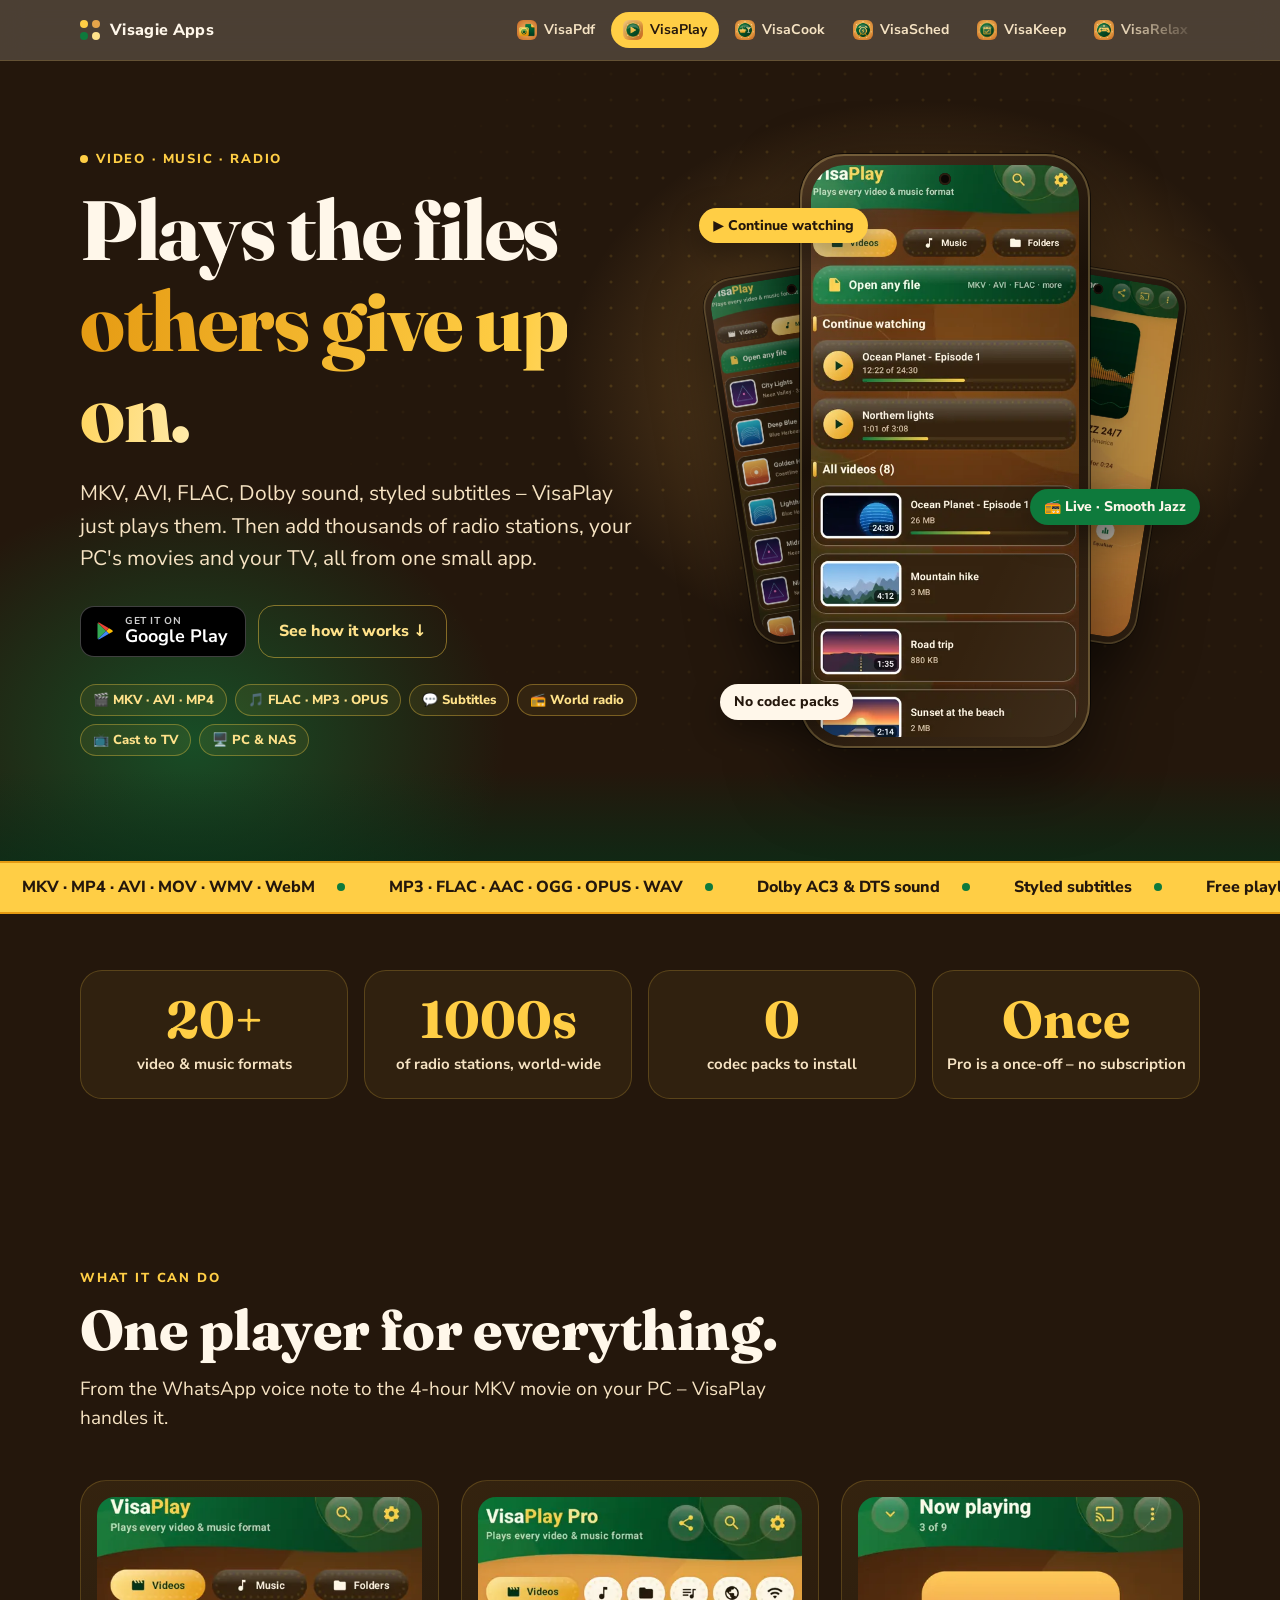
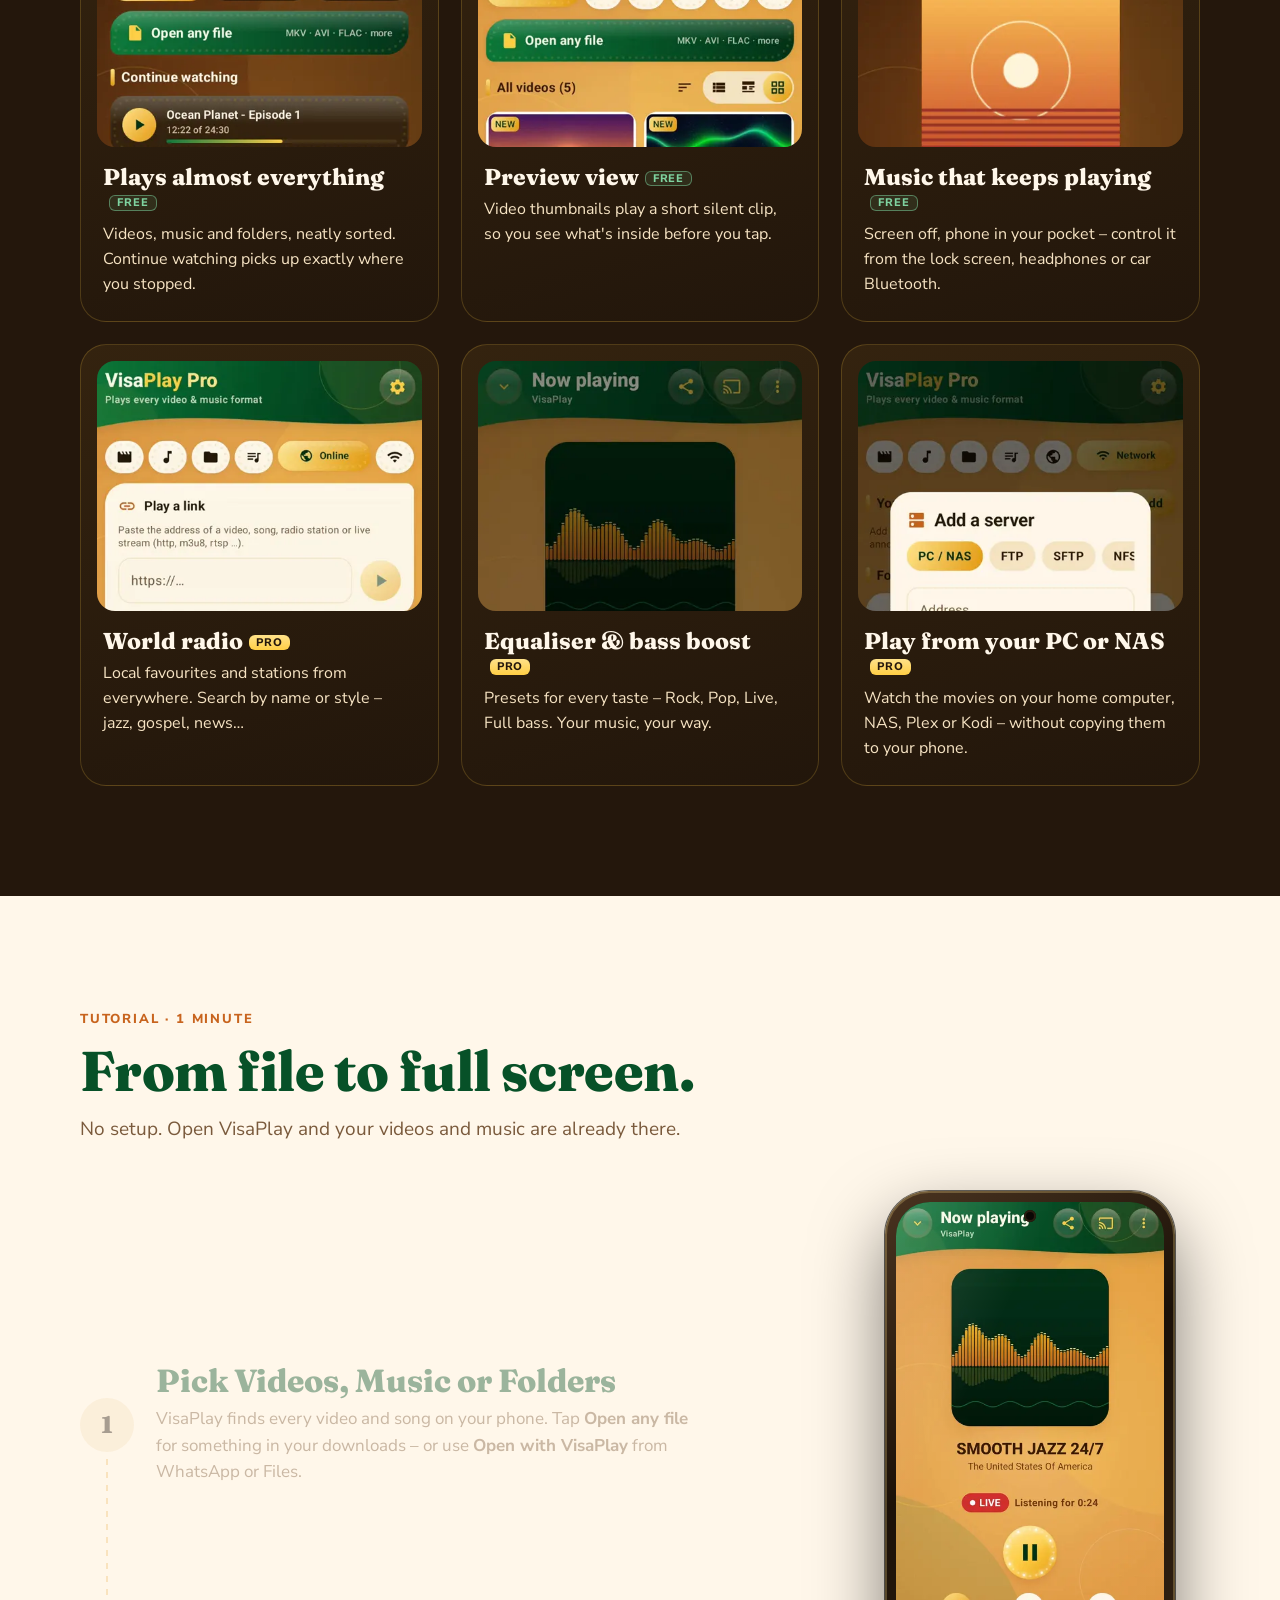
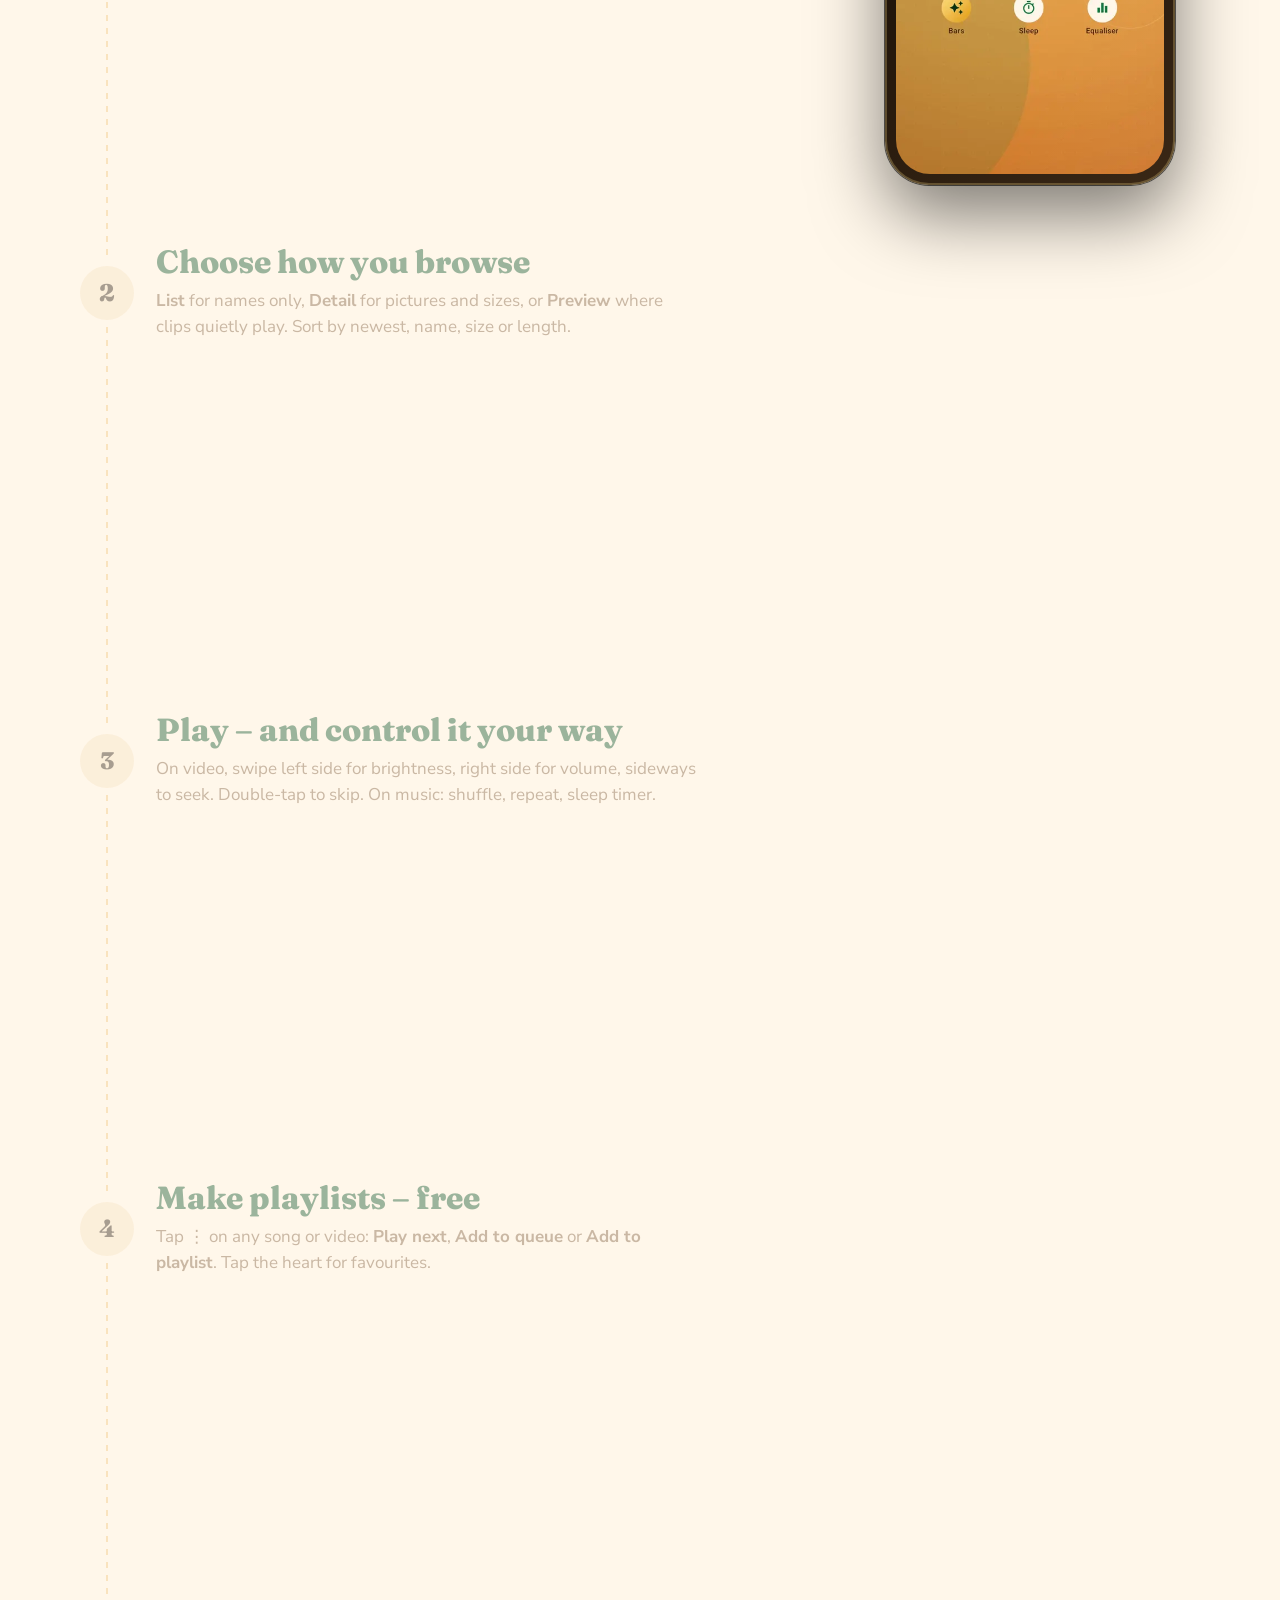
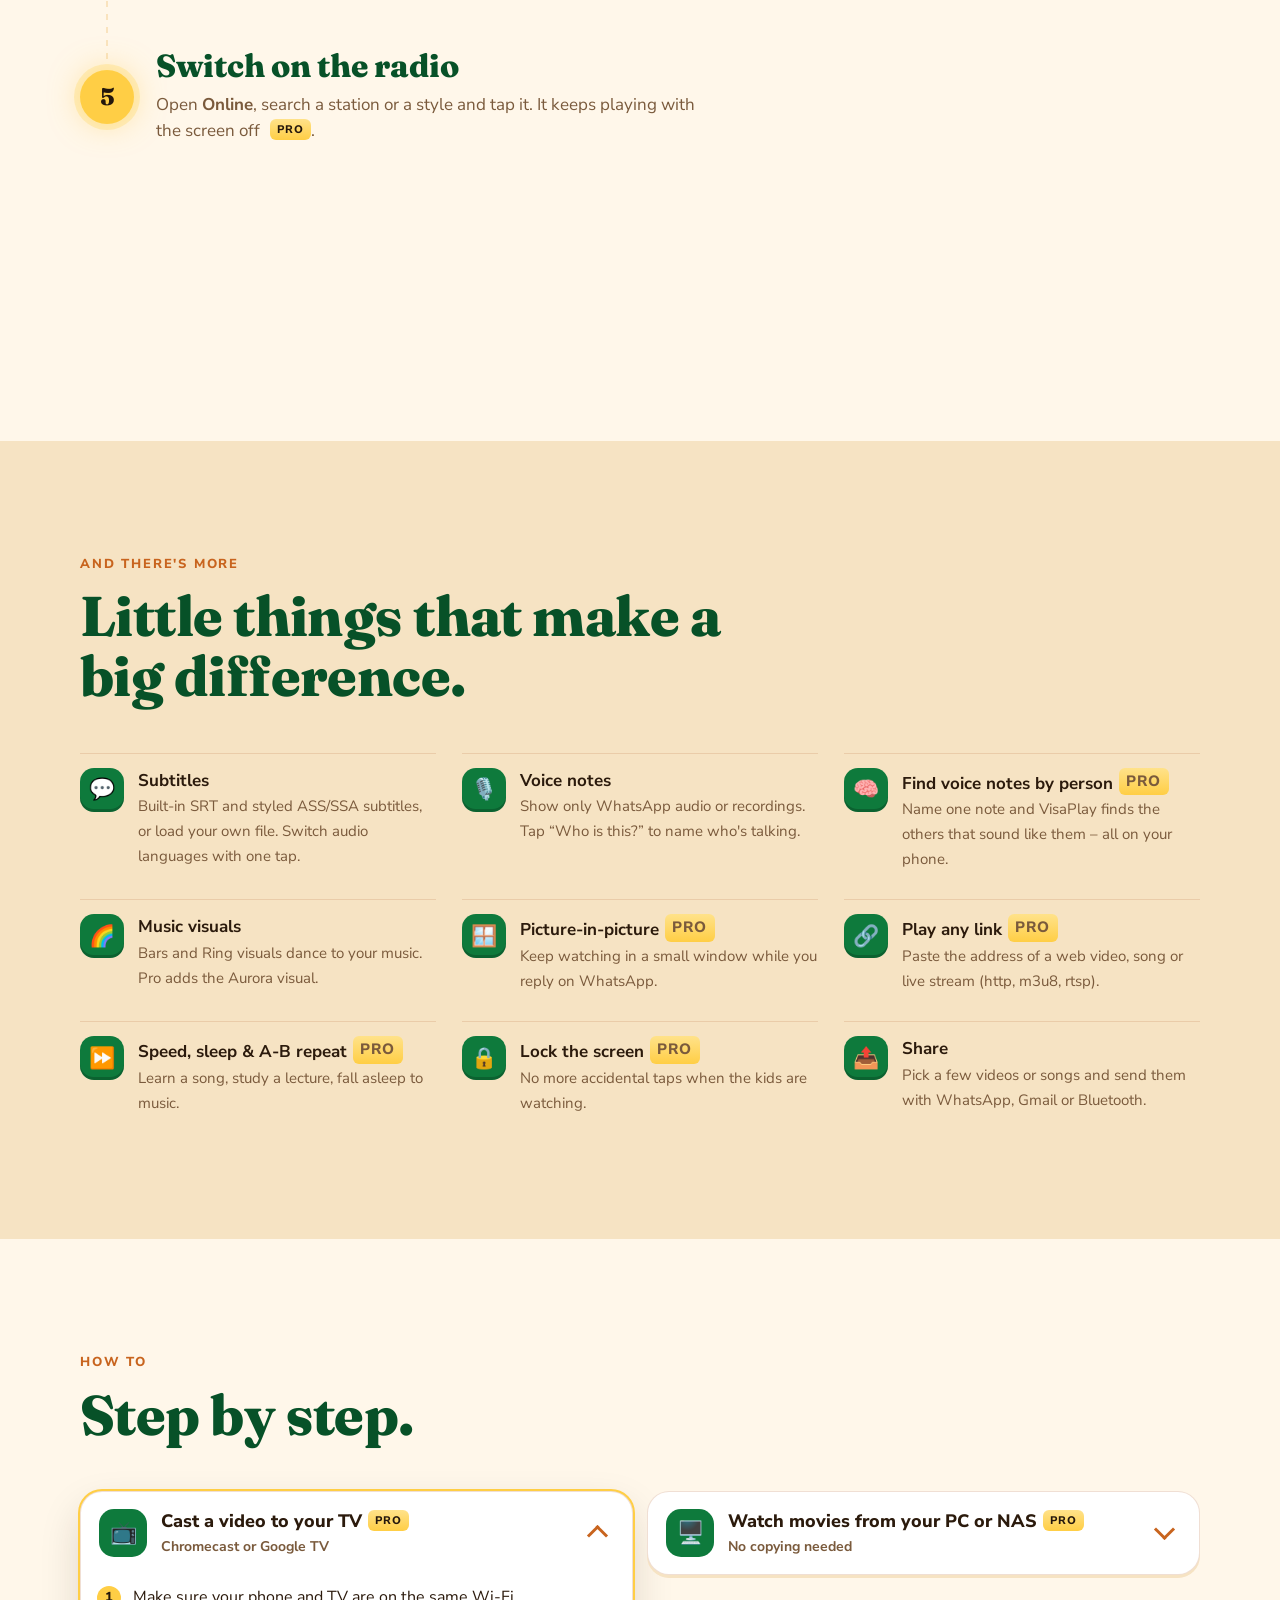
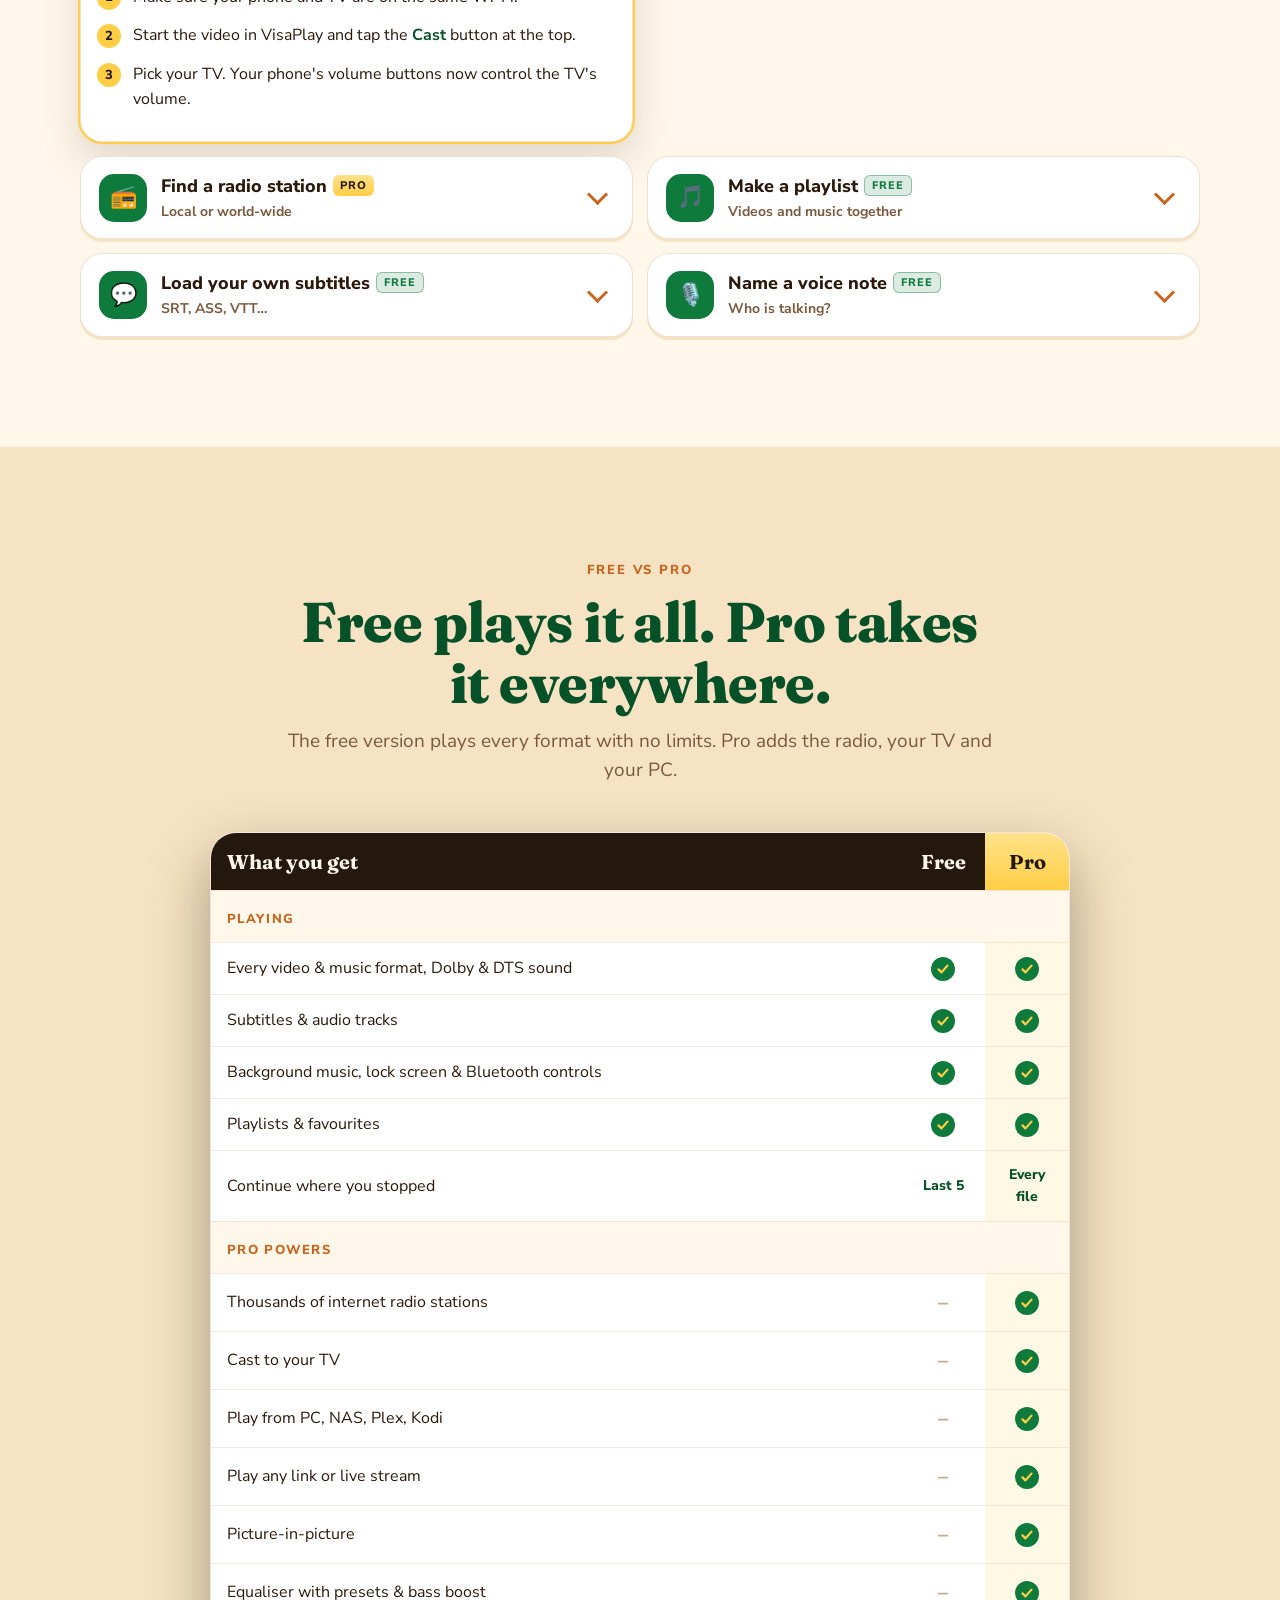
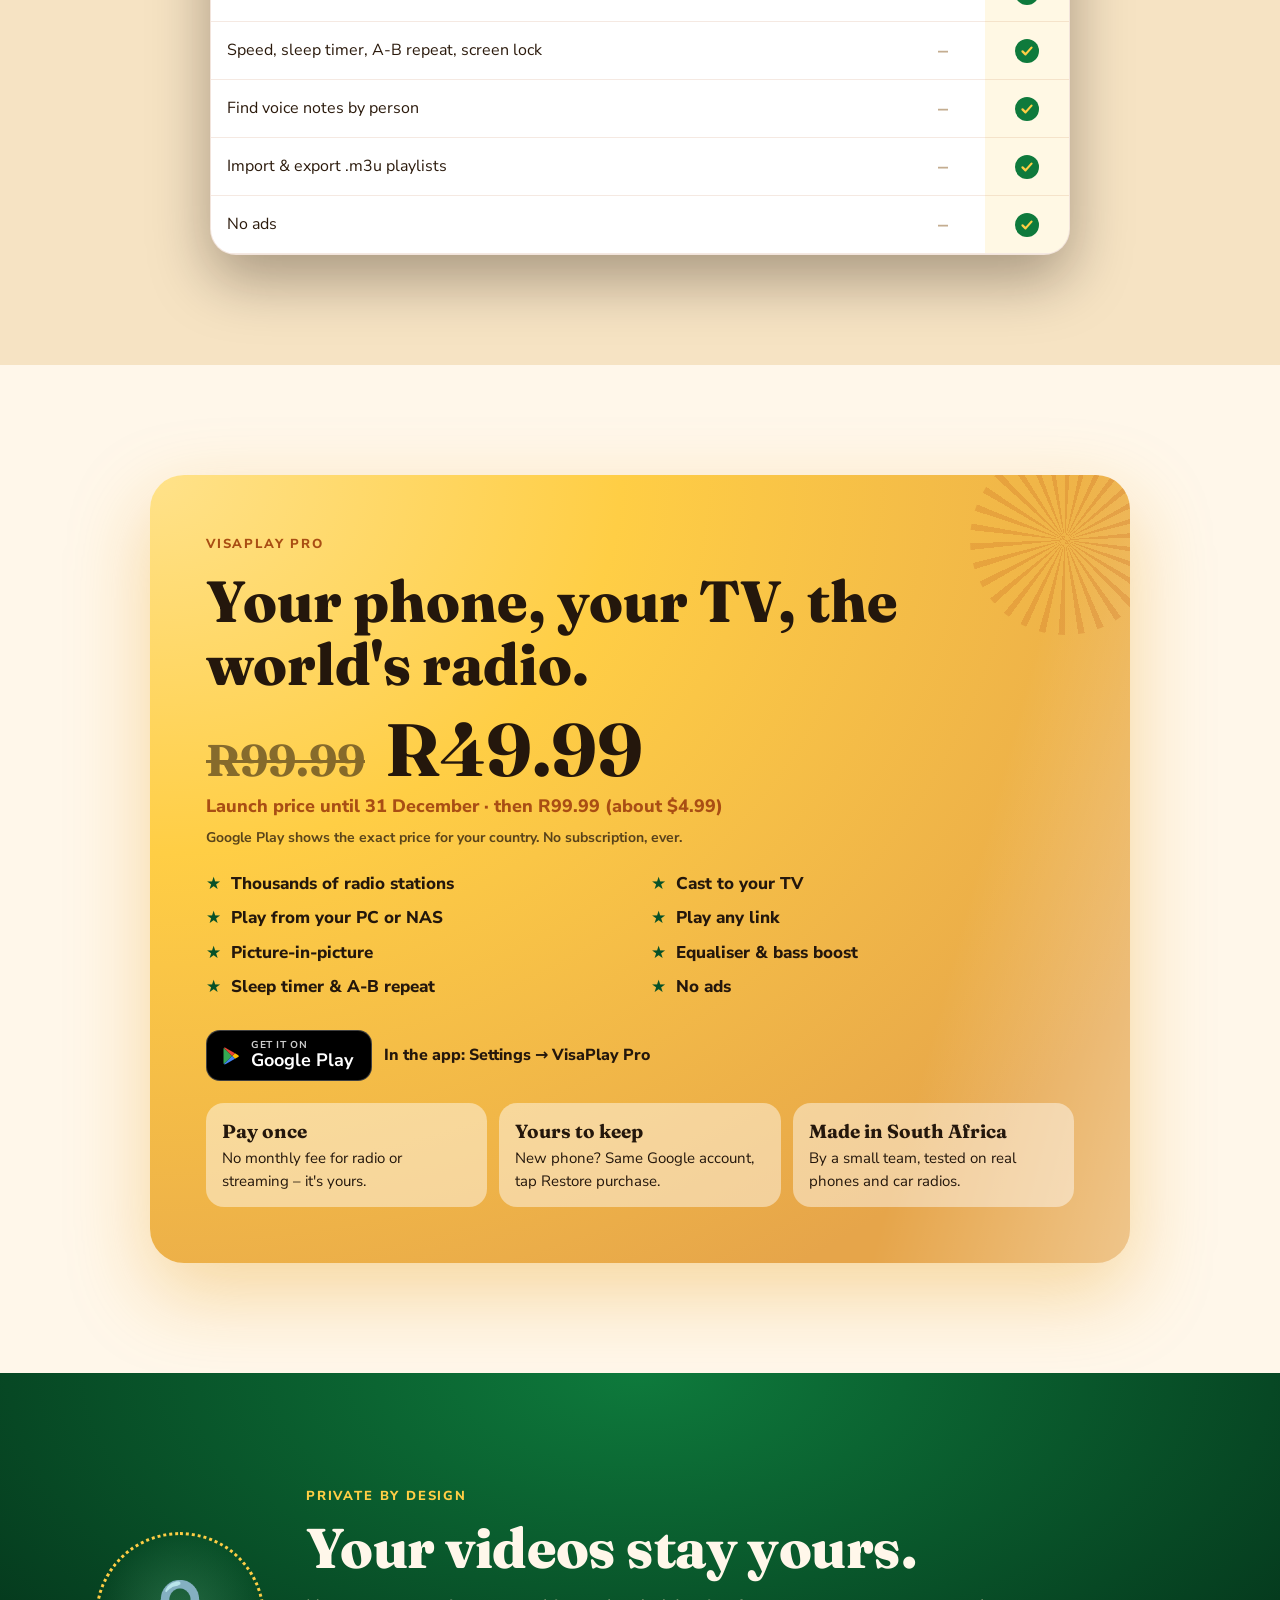
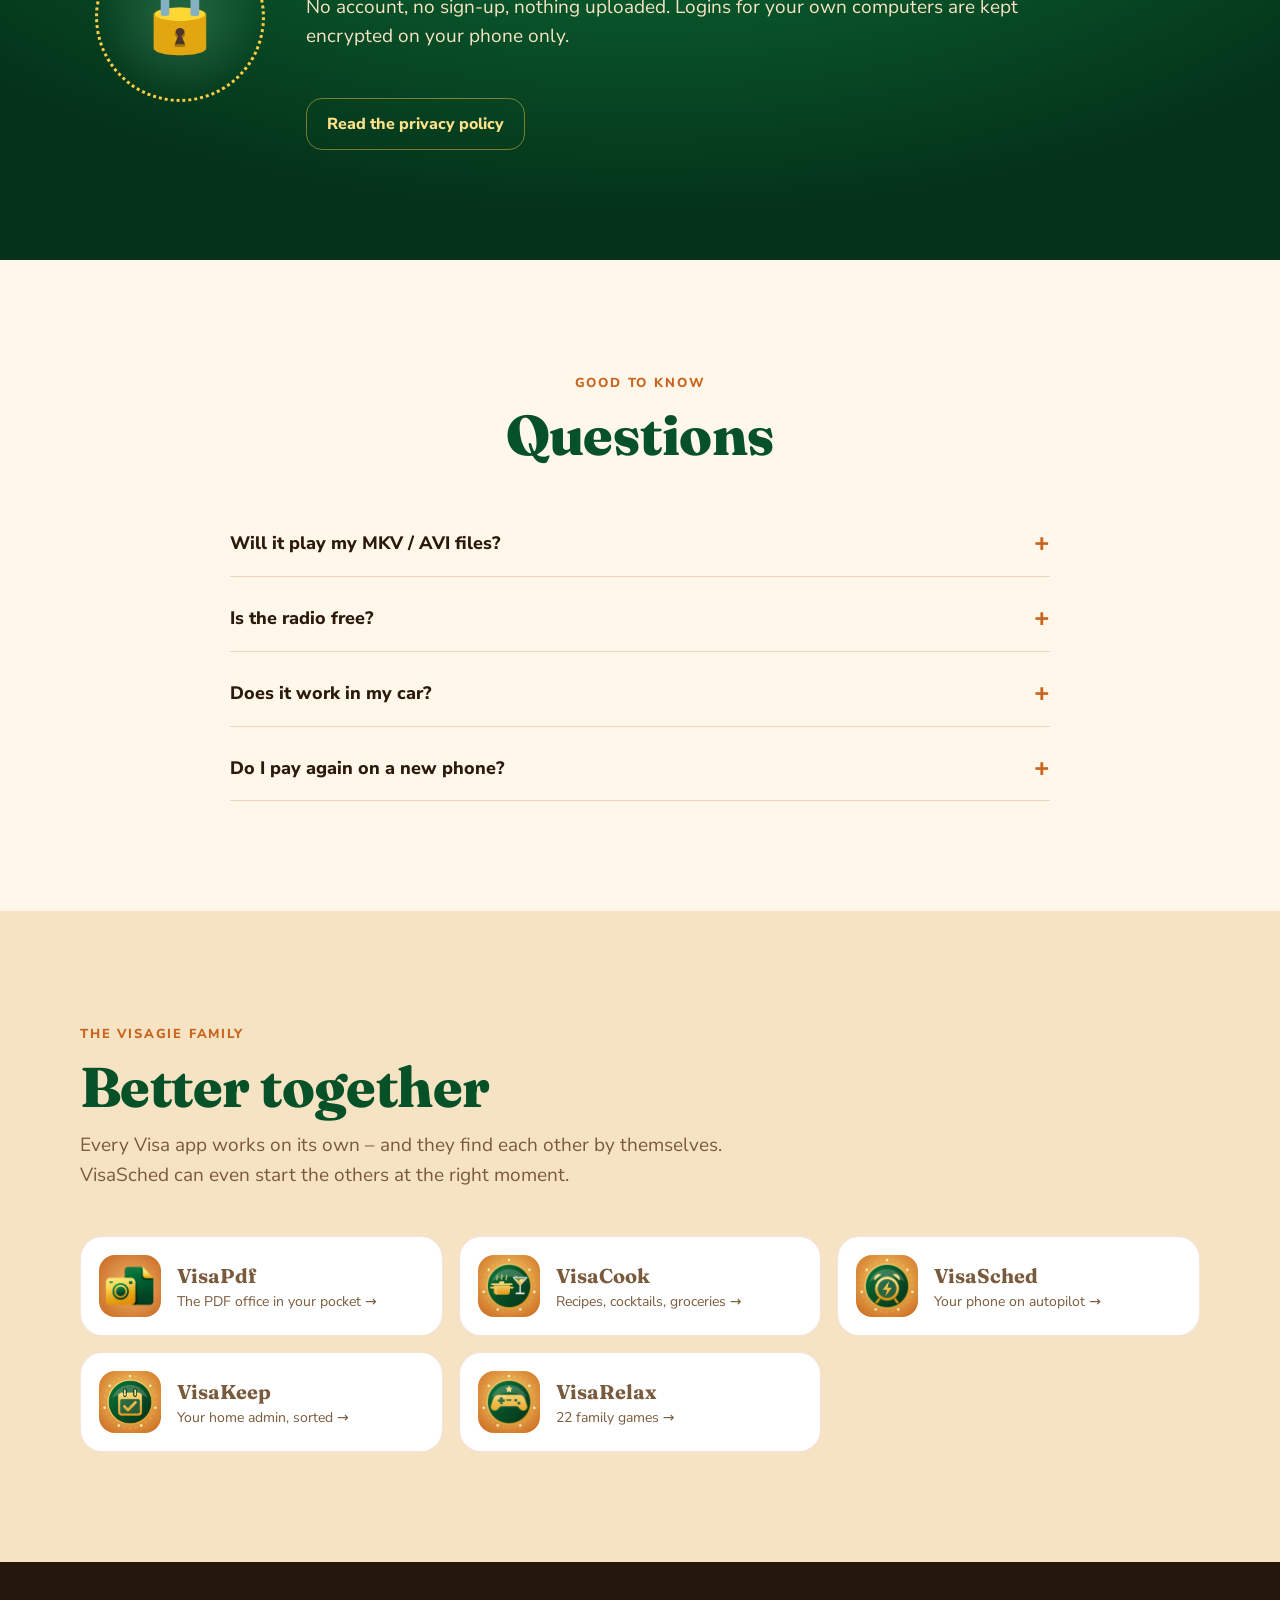
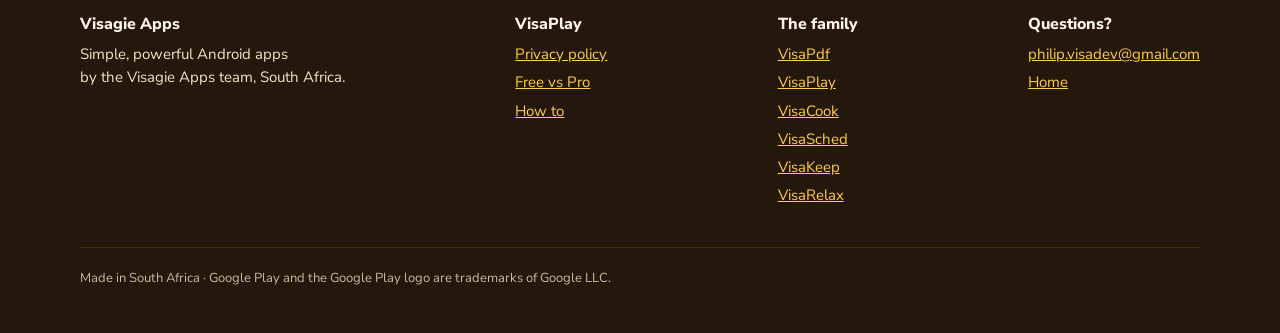
<file: visaplay/index.html>
<!doctype html>
<html lang="en">
<head>
<meta charset="utf-8">
<meta name="viewport" content="width=device-width, initial-scale=1">
<title>VisaPlay – plays every video &amp; music file, plus world radio</title>
<meta name="description" content="VisaPlay plays MKV, AVI, FLAC and almost every other format, with subtitles, playlists, music visuals and thousands of internet radio stations. Cast to your TV and play from your PC or NAS with Pro.">
<meta property="og:title" content="VisaPlay – plays every video &amp; music file, plus world radio">
<meta property="og:description" content="VisaPlay plays MKV, AVI, FLAC and almost every other format, with subtitles, playlists, music visuals and thousands of internet radio stations. Cast to your TV and play from your PC or NAS with Pro.">
<meta property="og:image" content="https://philipvisadev.github.io/img/visaplay.png">
<meta name="theme-color" content="#24170C">
<link rel="icon" href="../img/visaplay.png">
<link rel="preconnect" href="https://fonts.googleapis.com">
<link rel="preconnect" href="https://fonts.gstatic.com" crossorigin>
<link href="https://fonts.googleapis.com/css2?family=Fraunces:opsz,wght@9..144,600;9..144,800&family=Nunito+Sans:opsz,wght@6..12,400;6..12,700;6..12,800;6..12,900&display=swap" rel="stylesheet">
<link rel="stylesheet" href="../assets/site.css">
<script>document.documentElement.classList.add("js")</script>
</head>
<body data-root="../">
<!-- Made by _tools/make-app-pages.js from _tools/pages/visaplay.js – edit that file, then run the tool. -->
<header class="bar"><div class="wrap">
  <a class="brand" href="../"><span class="dots"><i></i><i></i><i></i><i></i></span><span class="t">Visagie Apps</span></a>
  <nav aria-label="Apps"><a href="../visapdf/"><img src="../img/visapdf.png" alt=""><b>VisaPdf</b></a><a href="../visaplay/" aria-current="page"><img src="../img/visaplay.png" alt=""><b>VisaPlay</b></a><a href="../visacook/"><img src="../img/visacook.png" alt=""><b>VisaCook</b></a><a href="../visasched/"><img src="../img/visasched.png" alt=""><b>VisaSched</b></a><a href="../visakeep/"><img src="../img/visakeep.png" alt=""><b>VisaKeep</b></a><a href="../visarelax/"><img src="../img/visarelax.png" alt=""><b>VisaRelax</b></a></nav>
</div></header>
<main>
<section class="hero"><div class="glow"></div><div class="ledgrid" data-par="0.08"></div>
<div class="wrap hero-grid">
  <div>
    <span class="kicker rv"><span class="live"></span>Video · Music · Radio</span>
    <h1 class="rv d1">Plays the files <span class="shine">others give up on.</span></h1>
    <p class="lede rv d2">MKV, AVI, FLAC, Dolby sound, styled subtitles – VisaPlay just plays them. Then add thousands of radio stations, your PC's movies and your TV, all from one small app.</p>
    <div class="cta-row rv d3"><span data-play="visagie.philip.visaplay"><a class="btn btn-play" href="https://play.google.com/store/apps/details?id=visagie.philip.visaplay"><svg viewBox="0 0 24 24" aria-hidden="true"><path fill="#34A853" d="M3.6 2.3 13.4 12l-9.8 9.7c-.4-.2-.6-.6-.6-1.1V3.4c0-.5.2-.9.6-1.1z"/><path fill="#FBBC04" d="m16.8 8.6-3.4 3.4 3.4 3.4 3.9-2.2c.8-.5.8-1.7 0-2.2z"/><path fill="#4285F4" d="M3.6 21.7 13.4 12l3.4 3.4-11.5 6.5c-.6.3-1.2.2-1.7-.2z"/><path fill="#EA4335" d="M3.6 2.3c.5-.4 1.1-.5 1.7-.2l11.5 6.5-3.4 3.4z"/></svg><span><small>Get it on</small><b>Google Play</b></span></a></span><a class="btn btn-ghost" href="#howto">See how it works ↓</a></div>
    <div class="chips rv d4"><span class="chip">🎬 MKV · AVI · MP4</span><span class="chip">🎵 FLAC · MP3 · OPUS</span><span class="chip">💬 Subtitles</span><span class="chip">📻 World radio</span><span class="chip">📺 Cast to TV</span><span class="chip">🖥️ PC & NAS</span></div>
  </div>
  <div class="stage rv z d2">
    <div class="phone sm p-l float d1"><div class="scr"><img src="../shots/visaplay/s4.webp" alt="" loading="lazy" decoding="async" width="480" height="960"></div><div class="glare"></div></div>
    <div class="phone sm p-r float d2"><div class="scr"><img src="../shots/visaplay/p09.webp" alt="" loading="lazy" decoding="async" width="480" height="960"></div><div class="glare"></div></div>
    <div class="phone p-c float"><div class="scr" data-cycle="2600"><img src="../shots/visaplay/s1.webp" alt="VisaPlay on a phone" class="on" fetchpriority="high" decoding="async" width="480" height="960"><img src="../shots/visaplay/s3.webp" alt="" loading="lazy" decoding="async" width="480" height="960"><img src="../shots/visaplay/p08.webp" alt="" loading="lazy" decoding="async" width="480" height="960"><img src="../shots/visaplay/p02.webp" alt="" loading="lazy" decoding="async" width="480" height="960"><img src="../shots/visaplay/p10.webp" alt="" loading="lazy" decoding="async" width="480" height="960"></div><div class="glare"></div></div>
    <span class="orbit " style="left:2%;top:12%;animation-delay:-0s">▶ Continue watching</span><span class="orbit g" style="right:0;top:56%;animation-delay:-1.3s">📻 Live · Smooth Jazz</span><span class="orbit c" style="left:6%;bottom:8%;animation-delay:-2.6s">No codec packs</span>
  </div>
</div></section>
<div class="ticker" aria-hidden="true"><div class="run"><span>MKV · MP4 · AVI · MOV · WMV · WebM</span><span>MP3 · FLAC · AAC · OGG · OPUS · WAV</span><span>Dolby AC3 & DTS sound</span><span>Styled subtitles</span><span>Free playlists</span><span>Thousands of radio stations</span><span>Cast to Chromecast</span><span>Play from PC, NAS, Plex, Kodi</span><span>Picture-in-picture</span><span>Equaliser with bass boost</span><span>MKV · MP4 · AVI · MOV · WMV · WebM</span><span>MP3 · FLAC · AAC · OGG · OPUS · WAV</span><span>Dolby AC3 & DTS sound</span><span>Styled subtitles</span><span>Free playlists</span><span>Thousands of radio stations</span><span>Cast to Chromecast</span><span>Play from PC, NAS, Plex, Kodi</span><span>Picture-in-picture</span><span>Equaliser with bass boost</span></div></div>
<section class="dark" style="padding:56px 0"><div class="wrap"><div class="stats"><div class="stat rv d1"><b data-count="20" data-prefix="" data-suffix="+">20+</b><span>video & music formats</span></div><div class="stat rv d2"><b data-count="1000" data-prefix="" data-suffix="s">1000s</b><span>of radio stations, world-wide</span></div><div class="stat rv d3"><b data-count="0" data-prefix="" data-suffix="">0</b><span>codec packs to install</span></div><div class="stat rv d4"><b>Once</b><span>Pro is a once-off – no subscription</span></div></div></div></section>
<section class="dark" id="new"><div class="wrap"><div class="sec-head  rv"><span class="kicker">What it can do</span><h2>One player for everything.</h2><p>From the WhatsApp voice note to the 4-hour MKV movie on your PC – VisaPlay handles it.</p></div>
<div class="tiles"><article class="tile rv d1">
  <div class="screen"><img src="../shots/visaplay/s1.webp" alt="Plays almost everything" loading="lazy" decoding="async" width="480" height="960"></div>
  <h3>Plays almost everything<span class="free-tag">Free</span></h3><p>Videos, music and folders, neatly sorted. Continue watching picks up exactly where you stopped.</p></article><article class="tile rv d2">
  <div class="screen"><img src="../shots/visaplay/p02.webp" alt="Preview view" loading="lazy" decoding="async" width="480" height="960"></div>
  <h3>Preview view<span class="free-tag">Free</span></h3><p>Video thumbnails play a short silent clip, so you see what's inside before you tap.</p></article><article class="tile rv d3">
  <div class="screen"><img src="../shots/visaplay/s3.webp" alt="Music that keeps playing" loading="lazy" decoding="async" width="480" height="960"></div>
  <h3>Music that keeps playing<span class="free-tag">Free</span></h3><p>Screen off, phone in your pocket – control it from the lock screen, headphones or car Bluetooth.</p></article><article class="tile rv d1">
  <div class="screen"><img src="../shots/visaplay/p08.webp" alt="World radio" loading="lazy" decoding="async" width="480" height="960"></div>
  <h3>World radio<span class="pro-tag">Pro</span></h3><p>Local favourites and stations from everywhere. Search by name or style – jazz, gospel, news…</p></article><article class="tile rv d2">
  <div class="screen"><img src="../shots/visaplay/p10.webp" alt="Equaliser &amp; bass boost" loading="lazy" decoding="async" width="480" height="960"></div>
  <h3>Equaliser & bass boost<span class="pro-tag">Pro</span></h3><p>Presets for every taste – Rock, Pop, Live, Full bass. Your music, your way.</p></article><article class="tile rv d3">
  <div class="screen"><img src="../shots/visaplay/p11.webp" alt="Play from your PC or NAS" loading="lazy" decoding="async" width="480" height="960"></div>
  <h3>Play from your PC or NAS<span class="pro-tag">Pro</span></h3><p>Watch the movies on your home computer, NAS, Plex or Kodi – without copying them to your phone.</p></article></div></div></section>
<section class="light" id="howto"><div class="wrap"><div class="sec-head  rv"><span class="kicker">Tutorial · 1 minute</span><h2>From file to full screen.</h2><p>No setup. Open VisaPlay and your videos and music are already there.</p></div>
<div class="walk"><ol class="steps"><li data-shot="s1.webp"><h3>Pick Videos, Music or Folders</h3><p>VisaPlay finds every video and song on your phone. Tap <b>Open any file</b> for something in your downloads – or use <b>Open with VisaPlay</b> from WhatsApp or Files.</p><img src="../shots/visaplay/s1.webp" alt="Pick Videos, Music or Folders" loading="lazy" decoding="async" width="480" height="960" class="mini"></li><li data-shot="p02.webp"><h3>Choose how you browse</h3><p><b>List</b> for names only, <b>Detail</b> for pictures and sizes, or <b>Preview</b> where clips quietly play. Sort by newest, name, size or length.</p><img src="../shots/visaplay/p02.webp" alt="Choose how you browse" loading="lazy" decoding="async" width="480" height="960" class="mini"></li><li data-shot="s3.webp"><h3>Play – and control it your way</h3><p>On video, swipe left side for brightness, right side for volume, sideways to seek. Double-tap to skip. On music: shuffle, repeat, sleep timer.</p><img src="../shots/visaplay/s3.webp" alt="Play – and control it your way" loading="lazy" decoding="async" width="480" height="960" class="mini"></li><li data-shot="s4.webp"><h3>Make playlists – free</h3><p>Tap ⋮ on any song or video: <b>Play next</b>, <b>Add to queue</b> or <b>Add to playlist</b>. Tap the heart for favourites.</p><img src="../shots/visaplay/s4.webp" alt="Make playlists – free" loading="lazy" decoding="async" width="480" height="960" class="mini"></li><li data-shot="p09.webp"><h3>Switch on the radio</h3><p>Open <b>Online</b>, search a station or a style and tap it. It keeps playing with the screen off <span class="pro-tag">Pro</span>.</p><img src="../shots/visaplay/p09.webp" alt="Switch on the radio" loading="lazy" decoding="async" width="480" height="960" class="mini"></li></ol>
<div class="pin"><div class="phone" data-led><div class="scr"><img data-shot="s1.webp" src="../shots/visaplay/s1.webp" alt="" loading="lazy" decoding="async" width="480" height="960"><img data-shot="p02.webp" src="../shots/visaplay/p02.webp" alt="" loading="lazy" decoding="async" width="480" height="960"><img data-shot="s3.webp" src="../shots/visaplay/s3.webp" alt="" loading="lazy" decoding="async" width="480" height="960"><img data-shot="s4.webp" src="../shots/visaplay/s4.webp" alt="" loading="lazy" decoding="async" width="480" height="960"><img data-shot="p09.webp" src="../shots/visaplay/p09.webp" alt="" loading="lazy" decoding="async" width="480" height="960"></div><div class="glare"></div></div></div></div>
</div></section>
<section class="sandbg"><div class="wrap"><div class="sec-head  rv"><span class="kicker">And there's more</span><h2>Little things that make a big difference.</h2></div>
<div class="feats"><div class="feat rv d1"><i aria-hidden="true">💬</i><div><b>Subtitles</b><span>Built-in SRT and styled ASS/SSA subtitles, or load your own file. Switch audio languages with one tap.</span></div></div><div class="feat rv d2"><i aria-hidden="true">🎙️</i><div><b>Voice notes</b><span>Show only WhatsApp audio or recordings. Tap “Who is this?” to name who's talking.</span></div></div><div class="feat rv d3"><i aria-hidden="true">🧠</i><div><b>Find voice notes by person<span class="pro-tag">Pro</span></b><span>Name one note and VisaPlay finds the others that sound like them – all on your phone.</span></div></div><div class="feat rv d1"><i aria-hidden="true">🌈</i><div><b>Music visuals</b><span>Bars and Ring visuals dance to your music. Pro adds the Aurora visual.</span></div></div><div class="feat rv d2"><i aria-hidden="true">🪟</i><div><b>Picture-in-picture<span class="pro-tag">Pro</span></b><span>Keep watching in a small window while you reply on WhatsApp.</span></div></div><div class="feat rv d3"><i aria-hidden="true">🔗</i><div><b>Play any link<span class="pro-tag">Pro</span></b><span>Paste the address of a web video, song or live stream (http, m3u8, rtsp).</span></div></div><div class="feat rv d1"><i aria-hidden="true">⏩</i><div><b>Speed, sleep & A-B repeat<span class="pro-tag">Pro</span></b><span>Learn a song, study a lecture, fall asleep to music.</span></div></div><div class="feat rv d2"><i aria-hidden="true">🔒</i><div><b>Lock the screen<span class="pro-tag">Pro</span></b><span>No more accidental taps when the kids are watching.</span></div></div><div class="feat rv d3"><i aria-hidden="true">📤</i><div><b>Share</b><span>Pick a few videos or songs and send them with WhatsApp, Gmail or Bluetooth.</span></div></div></div></div></section>
<section class="light"><div class="wrap"><div class="sec-head  rv"><span class="kicker">How to</span><h2>Step by step.</h2></div>
<div class="howto"><details class="rv d1" open><summary><i aria-hidden="true">📺</i><span>Cast a video to your TV<span class="pro-tag">Pro</span><small>Chromecast or Google TV</small></span></summary>
<ol><li>Make sure your phone and TV are on the same Wi-Fi.</li><li>Start the video in VisaPlay and tap the <b>Cast</b> button at the top.</li><li>Pick your TV. Your phone's volume buttons now control the TV's volume.</li></ol></details><details class="rv d2"><summary><i aria-hidden="true">🖥️</i><span>Watch movies from your PC or NAS<span class="pro-tag">Pro</span><small>No copying needed</small></span></summary>
<ol><li>Open the <b>Network</b> tab (Wi-Fi icon). VisaPlay looks for computers and media servers on your Wi-Fi.</li><li>Tap your PC or NAS – or tap <b>Add a server</b> and choose PC/NAS, FTP, SFTP or NFS.</li><li>Type the login if it asks (it's kept encrypted on your phone only).</li><li>Browse the folders and tap a movie to play it.</li></ol><p class="tip">💡 Works with Windows shares, Plex, Kodi and other DLNA media servers.</p></details><details class="rv d1"><summary><i aria-hidden="true">📻</i><span>Find a radio station<span class="pro-tag">Pro</span><small>Local or world-wide</small></span></summary>
<ol><li>Open the <b>Online</b> tab (globe).</li><li>Type a name or a style – <b>jazz</b>, <b>gospel</b>, <b>news</b>. Switch between <b>Near you</b> and <b>Worldwide</b>.</li><li>Tap a station. Tap the heart to keep it in your favourites.</li></ol><p class="tip">💡 With VisaSched your station can start by itself – say, every weekday at 4 pm.</p></details><details class="rv d2"><summary><i aria-hidden="true">🎵</i><span>Make a playlist<span class="free-tag">Free</span><small>Videos and music together</small></span></summary>
<ol><li>Tap ⋮ next to any song or video and choose <b>Add to playlist…</b></li><li>Tap <b>New playlist</b>, give it a name.</li><li>Open the <b>Playlists</b> tab to play it. Drag songs to change the order.</li></ol></details><details class="rv d1"><summary><i aria-hidden="true">💬</i><span>Load your own subtitles<span class="free-tag">Free</span><small>SRT, ASS, VTT…</small></span></summary>
<ol><li>While a video plays, tap the speech-bubble button.</li><li>Pick a built-in subtitle track – or tap <b>Load a subtitle file</b> and choose it.</li><li>The same screen switches audio languages.</li></ol></details><details class="rv d2"><summary><i aria-hidden="true">🎙️</i><span>Name a voice note<span class="free-tag">Free</span><small>Who is talking?</small></span></summary>
<ol><li>In <b>Music</b>, tap the <b>WhatsApp audio</b> chip.</li><li>Tap ⋮ on a voice note, then <b>Who is this?</b> and type the name.</li><li>With Pro, VisaPlay finds the other notes that sound like the same person.</li></ol></details></div></div></section>
<section class="sandbg" id="pro"><div class="wrap"><div class="sec-head c rv"><span class="kicker">Free vs Pro</span><h2>Free plays it all. Pro takes it everywhere.</h2><p>The free version plays every format with no limits. Pro adds the radio, your TV and your PC.</p></div>
<div class="compare rv"><table><thead><tr><th scope="col">What you get</th><th class="f" scope="col">Free</th><th class="pro" scope="col">Pro</th></tr></thead><tbody>
<tr class="grp"><td colspan="3">Playing</td></tr>
<tr><td>Every video & music format, Dolby & DTS sound</td><td class="y"><span class="sr">Yes</span></td><td class="y pro"><span class="sr">Yes</span></td></tr>
<tr><td>Subtitles & audio tracks</td><td class="y"><span class="sr">Yes</span></td><td class="y pro"><span class="sr">Yes</span></td></tr>
<tr><td>Background music, lock screen & Bluetooth controls</td><td class="y"><span class="sr">Yes</span></td><td class="y pro"><span class="sr">Yes</span></td></tr>
<tr><td>Playlists & favourites</td><td class="y"><span class="sr">Yes</span></td><td class="y pro"><span class="sr">Yes</span></td></tr>
<tr><td>Continue where you stopped</td><td class="v">Last 5</td><td class="v pro">Every file</td></tr>
<tr class="grp"><td colspan="3">Pro powers</td></tr>
<tr><td>Thousands of internet radio stations</td><td class="n"><span class="sr">No</span></td><td class="y pro"><span class="sr">Yes</span></td></tr>
<tr><td>Cast to your TV</td><td class="n"><span class="sr">No</span></td><td class="y pro"><span class="sr">Yes</span></td></tr>
<tr><td>Play from PC, NAS, Plex, Kodi</td><td class="n"><span class="sr">No</span></td><td class="y pro"><span class="sr">Yes</span></td></tr>
<tr><td>Play any link or live stream</td><td class="n"><span class="sr">No</span></td><td class="y pro"><span class="sr">Yes</span></td></tr>
<tr><td>Picture-in-picture</td><td class="n"><span class="sr">No</span></td><td class="y pro"><span class="sr">Yes</span></td></tr>
<tr><td>Equaliser with presets & bass boost</td><td class="n"><span class="sr">No</span></td><td class="y pro"><span class="sr">Yes</span></td></tr>
<tr><td>Speed, sleep timer, A-B repeat, screen lock</td><td class="n"><span class="sr">No</span></td><td class="y pro"><span class="sr">Yes</span></td></tr>
<tr><td>Find voice notes by person</td><td class="n"><span class="sr">No</span></td><td class="y pro"><span class="sr">Yes</span></td></tr>
<tr><td>Import & export .m3u playlists</td><td class="n"><span class="sr">No</span></td><td class="y pro"><span class="sr">Yes</span></td></tr>
<tr><td>No ads</td><td class="n"><span class="sr">No</span></td><td class="y pro"><span class="sr">Yes</span></td></tr>
</tbody></table></div></div></section>
<section class="light"><div class="wrap"><div class="pitch rv z" data-led><div class="seal"></div>
<span class="kicker" style="color:var(--deep-orange)">VisaPlay Pro</span>
<h2>Your phone, your TV, the world's radio.</h2>
<div class="price" data-pro="visagie.philip.visaplay"><b>R99.99</b><span>once-off · about $4.99</span></div><p class="fine">Google Play shows the exact price for your country. No subscription, ever.</p>
<ul><li>Thousands of radio stations</li><li>Cast to your TV</li><li>Play from your PC or NAS</li><li>Play any link</li><li>Picture-in-picture</li><li>Equaliser & bass boost</li><li>Sleep timer & A-B repeat</li><li>No ads</li></ul>
<div class="cta-row"><span data-play="visagie.philip.visaplay"><a class="btn btn-play" href="https://play.google.com/store/apps/details?id=visagie.philip.visaplay"><svg viewBox="0 0 24 24" aria-hidden="true"><path fill="#34A853" d="M3.6 2.3 13.4 12l-9.8 9.7c-.4-.2-.6-.6-.6-1.1V3.4c0-.5.2-.9.6-1.1z"/><path fill="#FBBC04" d="m16.8 8.6-3.4 3.4 3.4 3.4 3.9-2.2c.8-.5.8-1.7 0-2.2z"/><path fill="#4285F4" d="M3.6 21.7 13.4 12l3.4 3.4-11.5 6.5c-.6.3-1.2.2-1.7-.2z"/><path fill="#EA4335" d="M3.6 2.3c.5-.4 1.1-.5 1.7-.2l11.5 6.5-3.4 3.4z"/></svg><span><small>Get it on</small><b>Google Play</b></span></a></span><span style="font-weight:800">In the app: Settings → VisaPlay Pro</span></div>
<div class="why"><div><b>Pay once</b>No monthly fee for radio or streaming – it's yours.</div><div><b>Yours to keep</b>New phone? Same Google account, tap Restore purchase.</div><div><b>Made in South Africa</b>By a small team, tested on real phones and car radios.</div></div>
</div></div></section>
<section class="green"><div class="wrap lockband"><div class="lock rv z" aria-hidden="true">🔒</div>
<div class="rv"><div class="sec-head  rv"><span class="kicker">Private by design</span><h2>Your videos stay yours.</h2><p>No account, no sign-up, nothing uploaded. Logins for your own computers are kept encrypted on your phone only.</p></div><a class="btn btn-ghost" href="privacy.html">Read the privacy policy</a></div></div></section>
<section class="light"><div class="wrap"><div class="sec-head c rv"><span class="kicker">Good to know</span><h2>Questions</h2></div>
<div class="faq"><details class="rv"><summary>Will it play my MKV / AVI files?</summary><p>Almost certainly. VisaPlay uses the LibVLC engine by VideoLAN, which plays nearly every video and audio format – no codec packs needed.</p></details><details class="rv"><summary>Is the radio free?</summary><p>Internet radio is part of VisaPlay Pro (a once-off purchase). Radio uses mobile data or Wi-Fi like any stream.</p></details><details class="rv"><summary>Does it work in my car?</summary><p>Yes – music carries on with the screen off and works with Bluetooth controls. VisaPlay also fits 9-inch car radio screens.</p></details><details class="rv"><summary>Do I pay again on a new phone?</summary><p>No. Use the same Google account and tap Restore purchase in Settings.</p></details></div></div></section>
<section class="sandbg"><div class="wrap"><div class="sec-head  rv"><span class="kicker">The Visagie family</span><h2>Better together</h2><p>Every Visa app works on its own – and they find each other by themselves. VisaSched can even start the others at the right moment.</p></div>
<div class="family-strip"><a class="fam rv d1" href="../visapdf/"><img src="../img/visapdf.png" alt="" loading="lazy"><span><b>VisaPdf</b><span>The PDF office in your pocket →</span></span></a><a class="fam rv d2" href="../visacook/"><img src="../img/visacook.png" alt="" loading="lazy"><span><b>VisaCook</b><span>Recipes, cocktails, groceries →</span></span></a><a class="fam rv d3" href="../visasched/"><img src="../img/visasched.png" alt="" loading="lazy"><span><b>VisaSched</b><span>Your phone on autopilot →</span></span></a><a class="fam rv d4" href="../visakeep/"><img src="../img/visakeep.png" alt="" loading="lazy"><span><b>VisaKeep</b><span>Your home admin, sorted →</span></span></a><a class="fam rv d5" href="../visarelax/"><img src="../img/visarelax.png" alt="" loading="lazy"><span><b>VisaRelax</b><span>22 family games →</span></span></a></div></div></section>
</main>
<footer><div class="wrap"><div class="cols">
  <div><h4>Visagie Apps</h4><p>Simple, powerful Android apps<br>by the Visagie Apps team, South Africa.</p></div>
  <div><h4>VisaPlay</h4><p><a href="privacy.html">Privacy policy</a></p><p><a href="#pro">Free vs Pro</a></p><p><a href="#howto">How to</a></p></div>
  <div><h4>The family</h4><p><a href="../visapdf/">VisaPdf</a></p><p><a href="../visaplay/">VisaPlay</a></p><p><a href="../visacook/">VisaCook</a></p><p><a href="../visasched/">VisaSched</a></p><p><a href="../visakeep/">VisaKeep</a></p><p><a href="../visarelax/">VisaRelax</a></p></div>
  <div><h4>Questions?</h4><p><a href="mailto:philip.visadev@gmail.com">philip.visadev@gmail.com</a></p><p><a href="../">Home</a></p></div>
</div><p class="made">Made in South Africa · Google Play and the Google Play logo are trademarks of Google LLC.</p></div></footer>
<script src="../assets/site.js" defer></script>
</body>
</html>
</file>
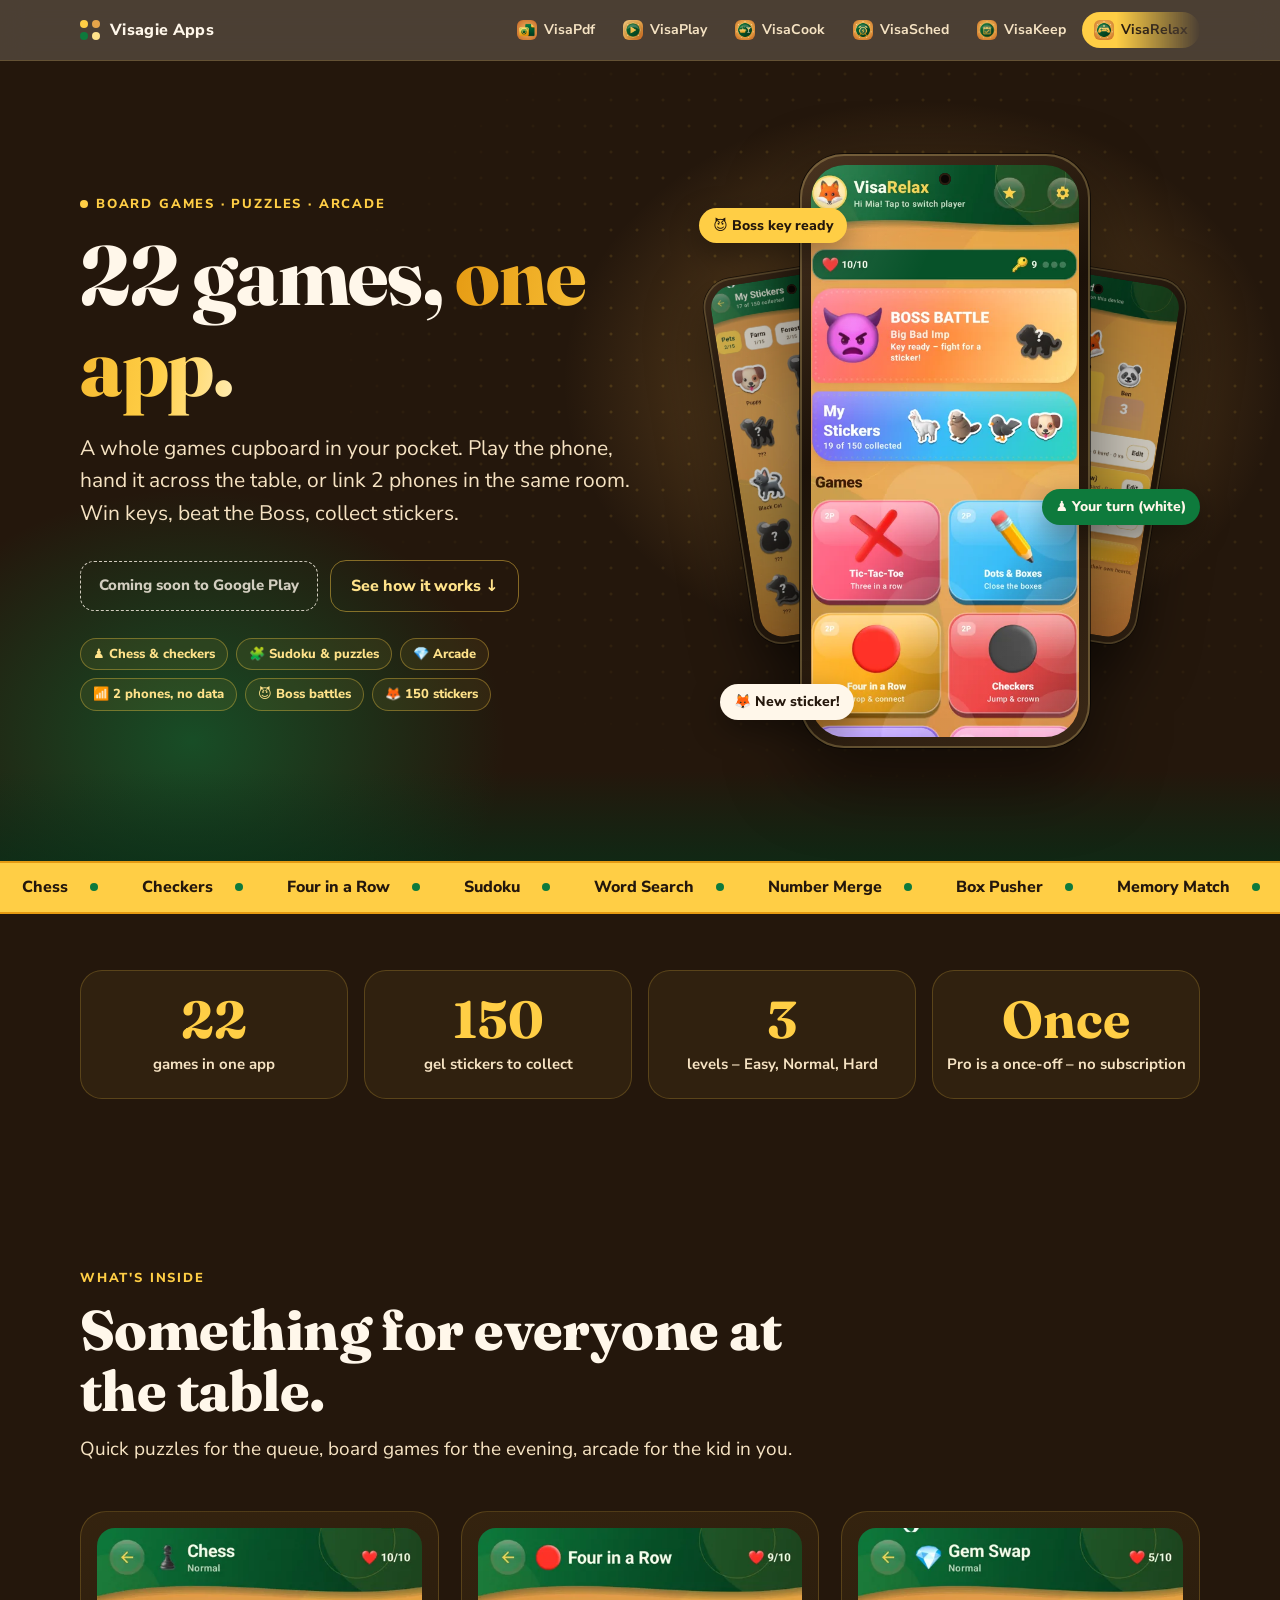
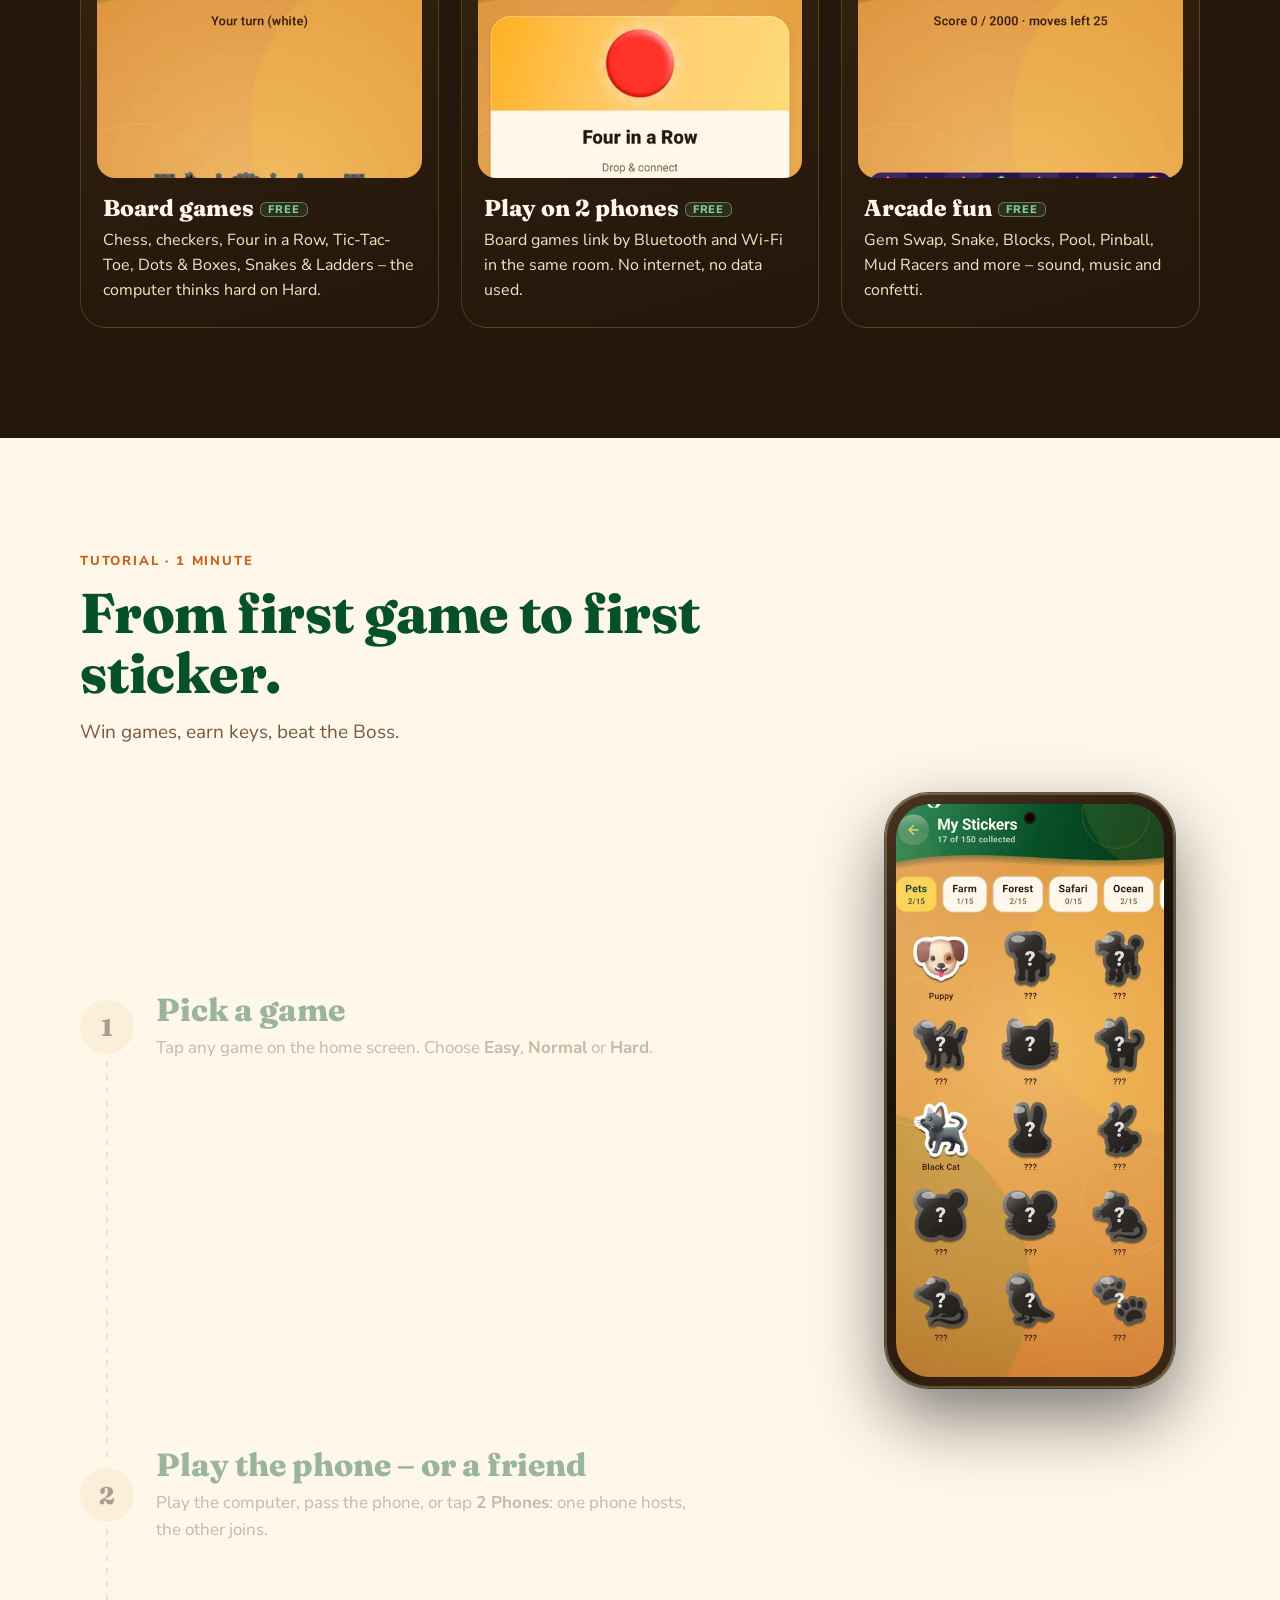
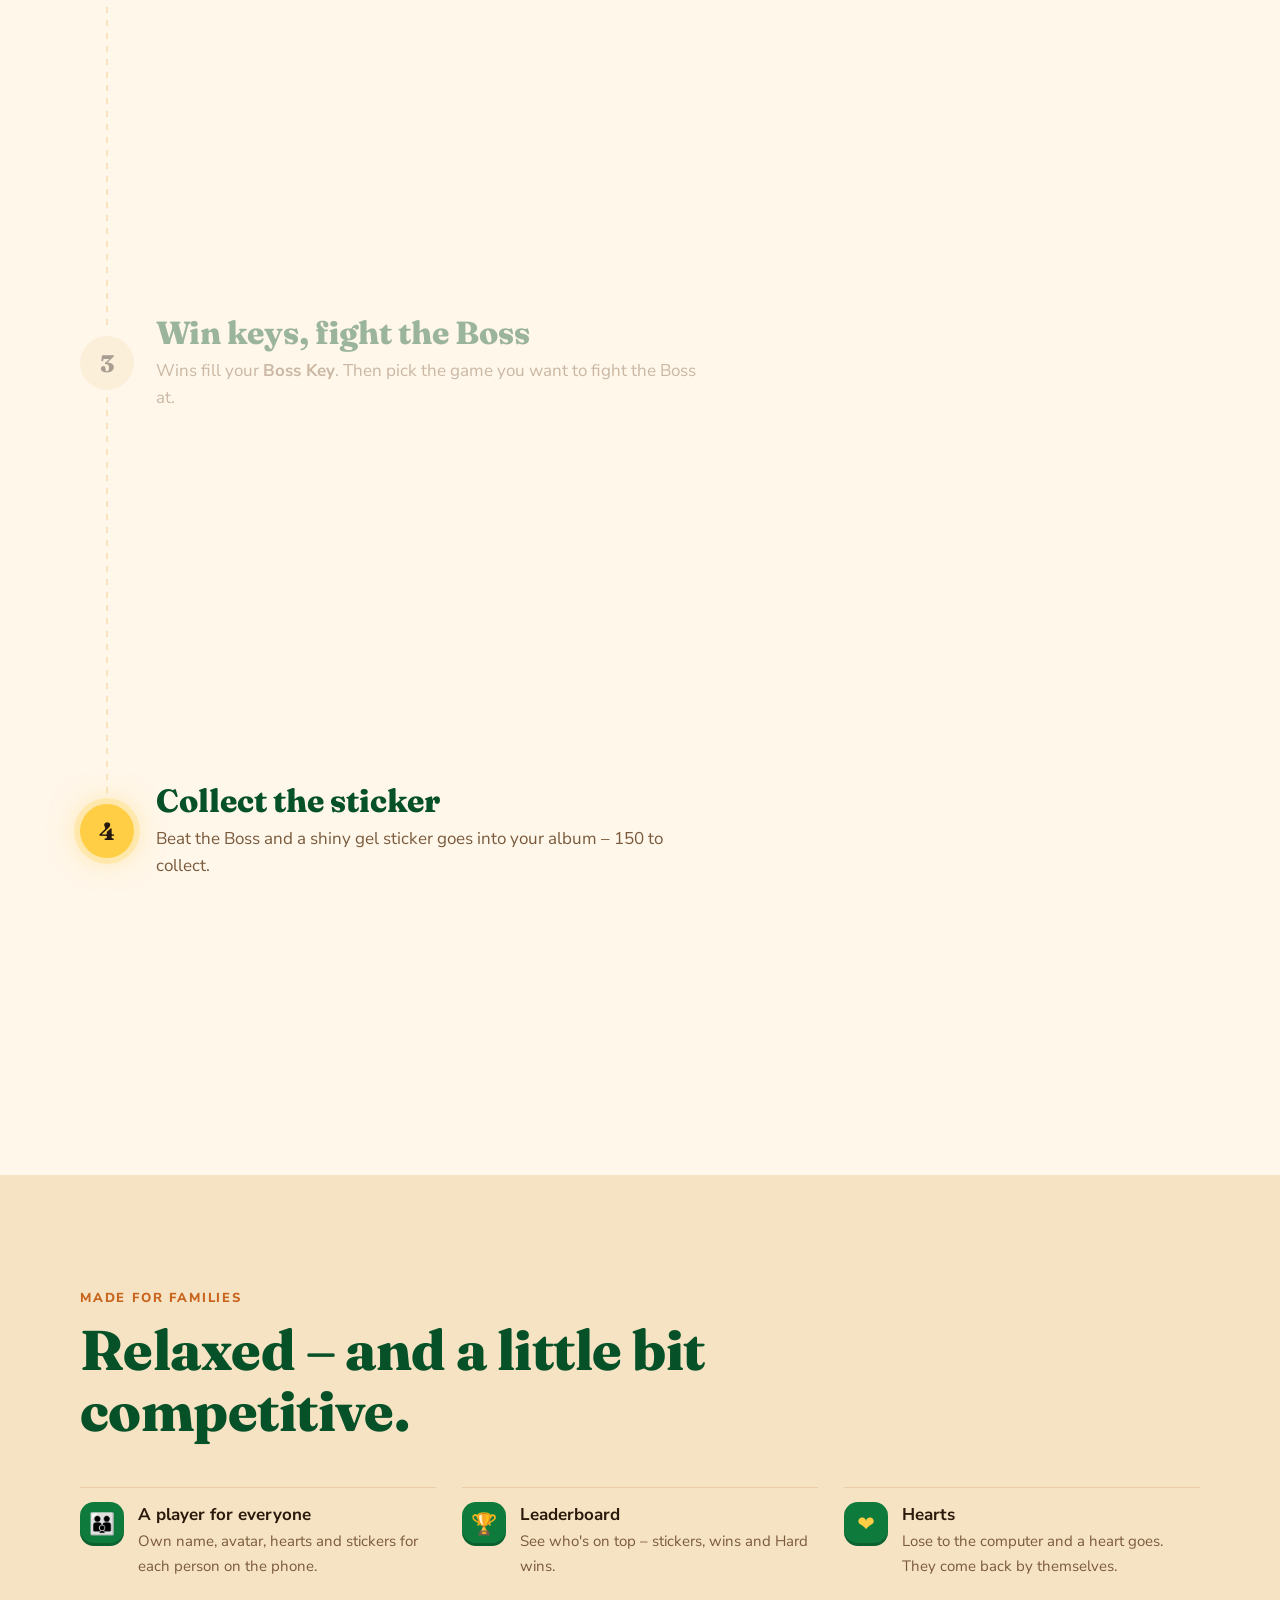
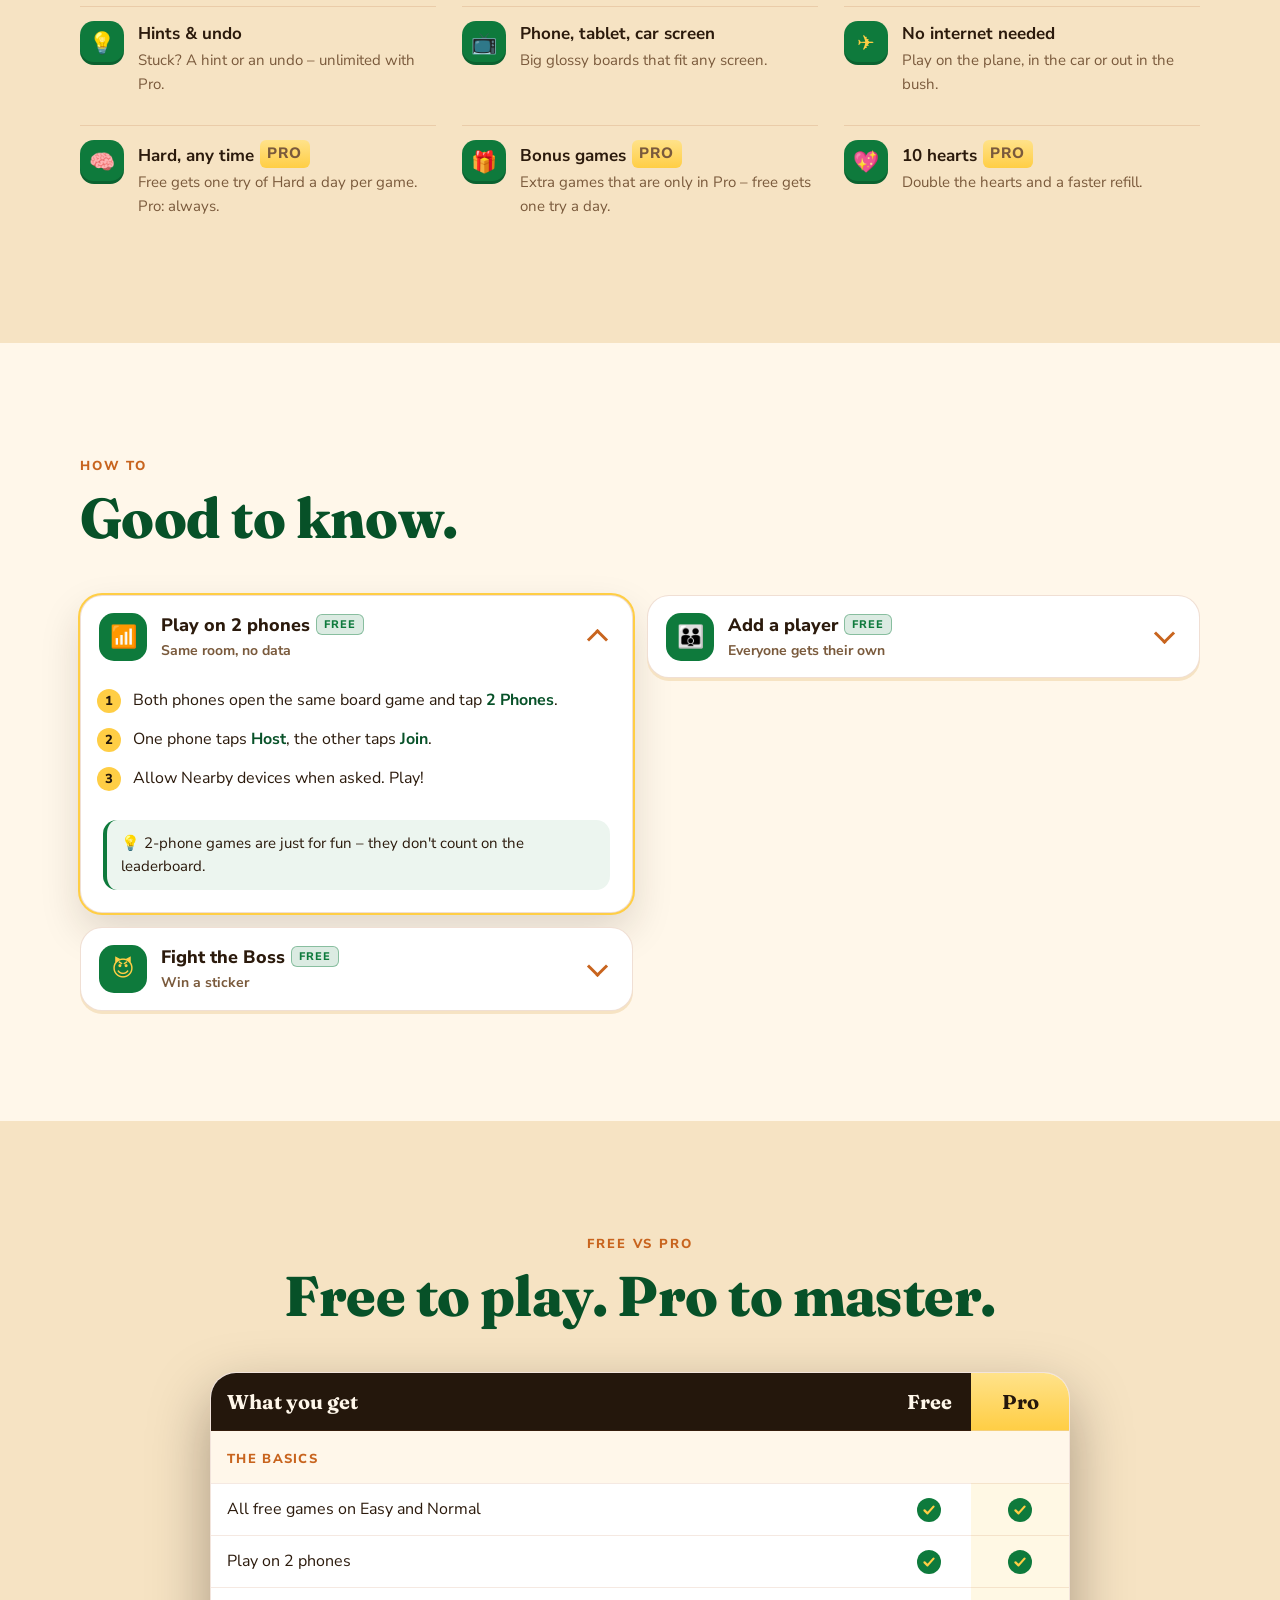
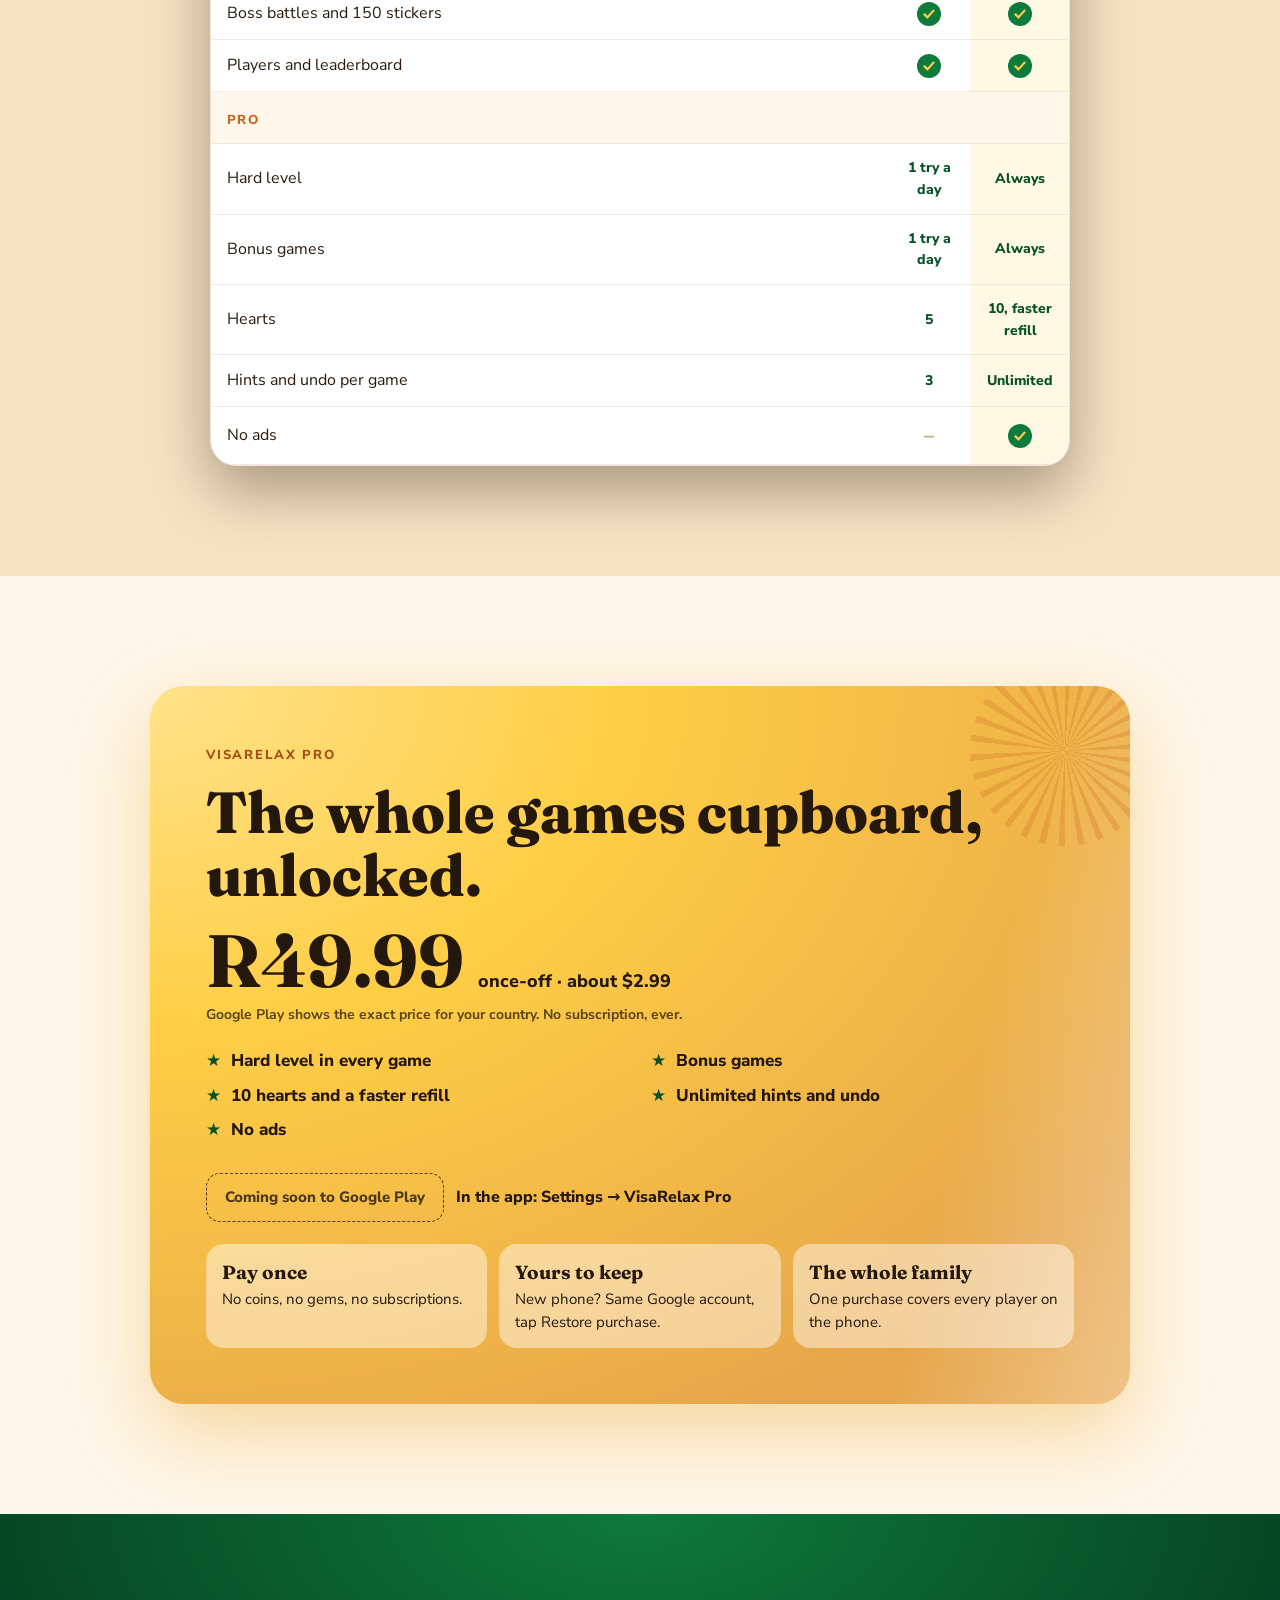
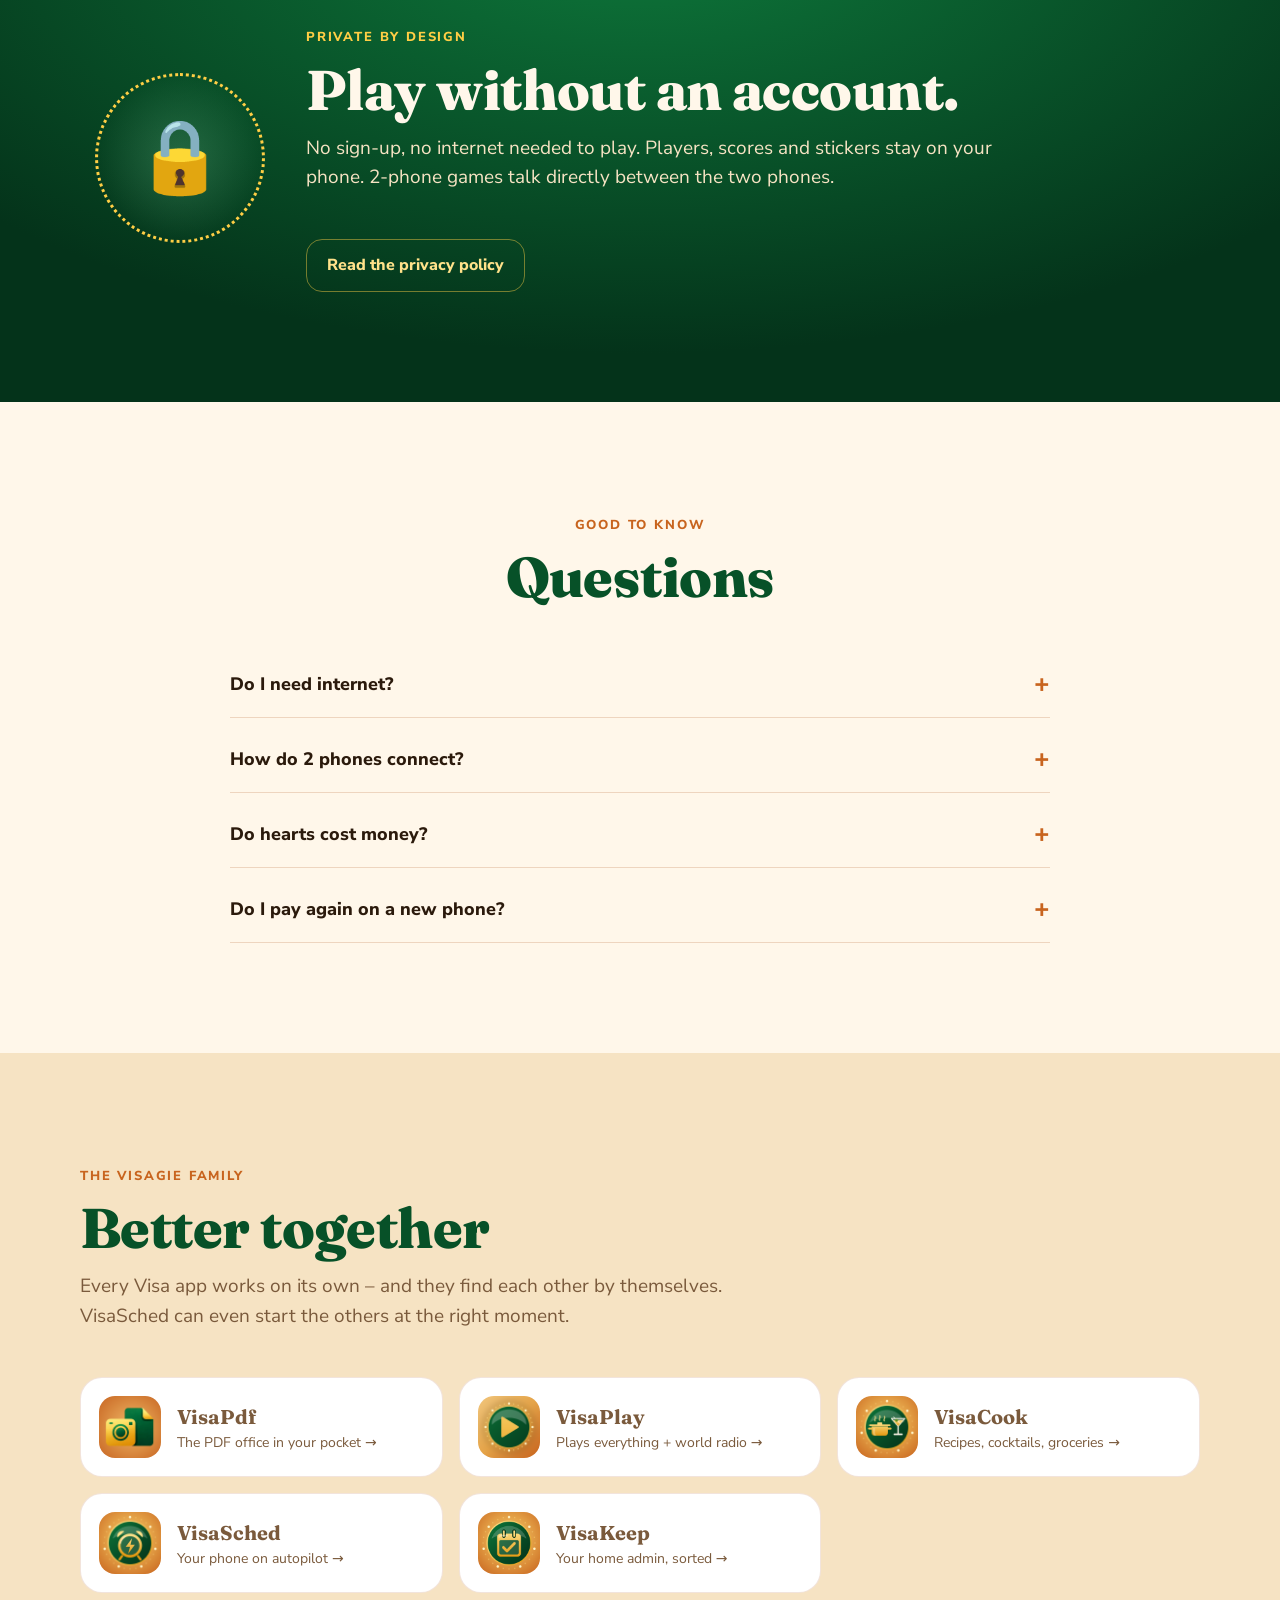
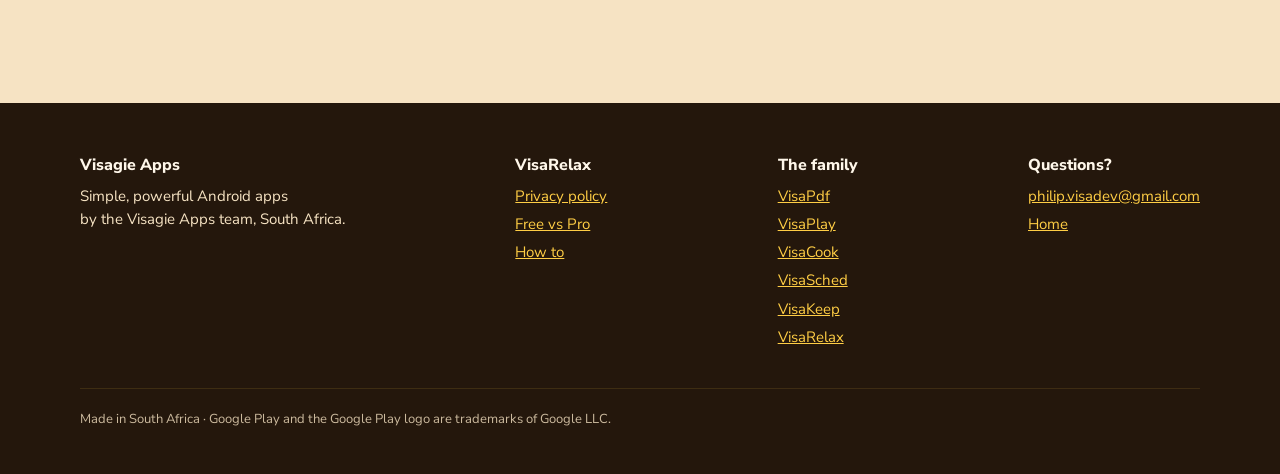
<file: visarelax/index.html>
<!doctype html>
<html lang="en">
<head>
<meta charset="utf-8">
<meta name="viewport" content="width=device-width, initial-scale=1">
<title>VisaRelax – 22 family games in one app</title>
<meta name="description" content="Chess, checkers, puzzles and arcade fun in one small app. Play the phone, a friend, or 2 phones in the same room – no internet needed. Beat the Boss and collect 150 gel stickers.">
<meta property="og:title" content="VisaRelax – 22 family games in one app">
<meta property="og:description" content="Chess, checkers, puzzles and arcade fun in one small app. Play the phone, a friend, or 2 phones in the same room – no internet needed. Beat the Boss and collect 150 gel stickers.">
<meta property="og:image" content="https://philipvisadev.github.io/img/visarelax.png">
<meta name="theme-color" content="#24170C">
<link rel="icon" href="../img/visarelax.png">
<link rel="preconnect" href="https://fonts.googleapis.com">
<link rel="preconnect" href="https://fonts.gstatic.com" crossorigin>
<link href="https://fonts.googleapis.com/css2?family=Fraunces:opsz,wght@9..144,600;9..144,800&family=Nunito+Sans:opsz,wght@6..12,400;6..12,700;6..12,800;6..12,900&display=swap" rel="stylesheet">
<link rel="stylesheet" href="../assets/site.css">
<script>document.documentElement.classList.add("js")</script>
</head>
<body data-root="../">
<!-- Made by _tools/make-app-pages.js from _tools/pages/visarelax.js – edit that file, then run the tool. -->
<header class="bar"><div class="wrap">
  <a class="brand" href="../"><span class="dots"><i></i><i></i><i></i><i></i></span><span class="t">Visagie Apps</span></a>
  <nav aria-label="Apps"><a href="../visapdf/"><img src="../img/visapdf.png" alt=""><b>VisaPdf</b></a><a href="../visaplay/"><img src="../img/visaplay.png" alt=""><b>VisaPlay</b></a><a href="../visacook/"><img src="../img/visacook.png" alt=""><b>VisaCook</b></a><a href="../visasched/"><img src="../img/visasched.png" alt=""><b>VisaSched</b></a><a href="../visakeep/"><img src="../img/visakeep.png" alt=""><b>VisaKeep</b></a><a href="../visarelax/" aria-current="page"><img src="../img/visarelax.png" alt=""><b>VisaRelax</b></a></nav>
</div></header>
<main>
<section class="hero"><div class="glow"></div><div class="ledgrid" data-par="0.08"></div>
<div class="wrap hero-grid">
  <div>
    <span class="kicker rv"><span class="live"></span>Board games · Puzzles · Arcade</span>
    <h1 class="rv d1">22 games, <span class="shine">one app.</span></h1>
    <p class="lede rv d2">A whole games cupboard in your pocket. Play the phone, hand it across the table, or link 2 phones in the same room. Win keys, beat the Boss, collect stickers.</p>
    <div class="cta-row rv d3"><span data-play="visagie.philip.visarelax"><a class="btn btn-play" href="https://play.google.com/store/apps/details?id=visagie.philip.visarelax"><svg viewBox="0 0 24 24" aria-hidden="true"><path fill="#34A853" d="M3.6 2.3 13.4 12l-9.8 9.7c-.4-.2-.6-.6-.6-1.1V3.4c0-.5.2-.9.6-1.1z"/><path fill="#FBBC04" d="m16.8 8.6-3.4 3.4 3.4 3.4 3.9-2.2c.8-.5.8-1.7 0-2.2z"/><path fill="#4285F4" d="M3.6 21.7 13.4 12l3.4 3.4-11.5 6.5c-.6.3-1.2.2-1.7-.2z"/><path fill="#EA4335" d="M3.6 2.3c.5-.4 1.1-.5 1.7-.2l11.5 6.5-3.4 3.4z"/></svg><span><small>Get it on</small><b>Google Play</b></span></a></span><a class="btn btn-ghost" href="#howto">See how it works ↓</a></div>
    <div class="chips rv d4"><span class="chip">♟️ Chess & checkers</span><span class="chip">🧩 Sudoku & puzzles</span><span class="chip">💎 Arcade</span><span class="chip">📶 2 phones, no data</span><span class="chip">😈 Boss battles</span><span class="chip">🦊 150 stickers</span></div>
  </div>
  <div class="stage rv z d2">
    <div class="phone sm p-l float d1"><div class="scr"><img src="../shots/visarelax/s6.webp" alt="" loading="lazy" decoding="async" width="480" height="960"></div><div class="glare"></div></div>
    <div class="phone sm p-r float d2"><div class="scr"><img src="../shots/visarelax/s8.webp" alt="" loading="lazy" decoding="async" width="480" height="960"></div><div class="glare"></div></div>
    <div class="phone p-c float"><div class="scr" data-cycle="2600"><img src="../shots/visarelax/s1.webp" alt="VisaRelax on a phone" class="on" fetchpriority="high" decoding="async" width="480" height="960"><img src="../shots/visarelax/s2.webp" alt="" loading="lazy" decoding="async" width="480" height="960"><img src="../shots/visarelax/s5.webp" alt="" loading="lazy" decoding="async" width="480" height="960"><img src="../shots/visarelax/s7.webp" alt="" loading="lazy" decoding="async" width="480" height="960"></div><div class="glare"></div></div>
    <span class="orbit " style="left:2%;top:12%;animation-delay:-0s">😈 Boss key ready</span><span class="orbit g" style="right:0;top:56%;animation-delay:-1.3s">♟️ Your turn (white)</span><span class="orbit c" style="left:6%;bottom:8%;animation-delay:-2.6s">🦊 New sticker!</span>
  </div>
</div></section>
<div class="ticker" aria-hidden="true"><div class="run"><span>Chess</span><span>Checkers</span><span>Four in a Row</span><span>Sudoku</span><span>Word Search</span><span>Number Merge</span><span>Box Pusher</span><span>Memory Match</span><span>Snake</span><span>Blocks</span><span>Gem Swap</span><span>Road Hopper</span><span>Pool</span><span>Pinball</span><span>Mud Racers</span><span>Chess</span><span>Checkers</span><span>Four in a Row</span><span>Sudoku</span><span>Word Search</span><span>Number Merge</span><span>Box Pusher</span><span>Memory Match</span><span>Snake</span><span>Blocks</span><span>Gem Swap</span><span>Road Hopper</span><span>Pool</span><span>Pinball</span><span>Mud Racers</span></div></div>
<section class="dark" style="padding:56px 0"><div class="wrap"><div class="stats"><div class="stat rv d1"><b data-count="22" data-prefix="" data-suffix="">22</b><span>games in one app</span></div><div class="stat rv d2"><b data-count="150" data-prefix="" data-suffix="">150</b><span>gel stickers to collect</span></div><div class="stat rv d3"><b data-count="3" data-prefix="" data-suffix="">3</b><span>levels – Easy, Normal, Hard</span></div><div class="stat rv d4"><b>Once</b><span>Pro is a once-off – no subscription</span></div></div></div></section>
<section class="dark" id="new"><div class="wrap"><div class="sec-head  rv"><span class="kicker">What's inside</span><h2>Something for everyone at the table.</h2><p>Quick puzzles for the queue, board games for the evening, arcade for the kid in you.</p></div>
<div class="tiles"><article class="tile rv d1">
  <div class="screen"><img src="../shots/visarelax/s2.webp" alt="Board games" loading="lazy" decoding="async" width="480" height="960"></div>
  <h3>Board games<span class="free-tag">Free</span></h3><p>Chess, checkers, Four in a Row, Tic-Tac-Toe, Dots & Boxes, Snakes & Ladders – the computer thinks hard on Hard.</p></article><article class="tile rv d2">
  <div class="screen"><img src="../shots/visarelax/s3.webp" alt="Play on 2 phones" loading="lazy" decoding="async" width="480" height="960"></div>
  <h3>Play on 2 phones<span class="free-tag">Free</span></h3><p>Board games link by Bluetooth and Wi-Fi in the same room. No internet, no data used.</p></article><article class="tile rv d3">
  <div class="screen"><img src="../shots/visarelax/s5.webp" alt="Arcade fun" loading="lazy" decoding="async" width="480" height="960"></div>
  <h3>Arcade fun<span class="free-tag">Free</span></h3><p>Gem Swap, Snake, Blocks, Pool, Pinball, Mud Racers and more – sound, music and confetti.</p></article></div></div></section>
<section class="light" id="howto"><div class="wrap"><div class="sec-head  rv"><span class="kicker">Tutorial · 1 minute</span><h2>From first game to first sticker.</h2><p>Win games, earn keys, beat the Boss.</p></div>
<div class="walk"><ol class="steps"><li data-shot="s1.webp"><h3>Pick a game</h3><p>Tap any game on the home screen. Choose <b>Easy</b>, <b>Normal</b> or <b>Hard</b>.</p><img src="../shots/visarelax/s1.webp" alt="Pick a game" loading="lazy" decoding="async" width="480" height="960" class="mini"></li><li data-shot="s4.webp"><h3>Play the phone – or a friend</h3><p>Play the computer, pass the phone, or tap <b>2 Phones</b>: one phone hosts, the other joins.</p><img src="../shots/visarelax/s4.webp" alt="Play the phone – or a friend" loading="lazy" decoding="async" width="480" height="960" class="mini"></li><li data-shot="s7.webp"><h3>Win keys, fight the Boss</h3><p>Wins fill your <b>Boss Key</b>. Then pick the game you want to fight the Boss at.</p><img src="../shots/visarelax/s7.webp" alt="Win keys, fight the Boss" loading="lazy" decoding="async" width="480" height="960" class="mini"></li><li data-shot="s6.webp"><h3>Collect the sticker</h3><p>Beat the Boss and a shiny gel sticker goes into your album – 150 to collect.</p><img src="../shots/visarelax/s6.webp" alt="Collect the sticker" loading="lazy" decoding="async" width="480" height="960" class="mini"></li></ol>
<div class="pin"><div class="phone" data-led><div class="scr"><img data-shot="s1.webp" src="../shots/visarelax/s1.webp" alt="" loading="lazy" decoding="async" width="480" height="960"><img data-shot="s4.webp" src="../shots/visarelax/s4.webp" alt="" loading="lazy" decoding="async" width="480" height="960"><img data-shot="s7.webp" src="../shots/visarelax/s7.webp" alt="" loading="lazy" decoding="async" width="480" height="960"><img data-shot="s6.webp" src="../shots/visarelax/s6.webp" alt="" loading="lazy" decoding="async" width="480" height="960"></div><div class="glare"></div></div></div></div>
</div></section>
<section class="sandbg"><div class="wrap"><div class="sec-head  rv"><span class="kicker">Made for families</span><h2>Relaxed – and a little bit competitive.</h2></div>
<div class="feats"><div class="feat rv d1"><i aria-hidden="true">👪</i><div><b>A player for everyone</b><span>Own name, avatar, hearts and stickers for each person on the phone.</span></div></div><div class="feat rv d2"><i aria-hidden="true">🏆</i><div><b>Leaderboard</b><span>See who's on top – stickers, wins and Hard wins.</span></div></div><div class="feat rv d3"><i aria-hidden="true">❤️</i><div><b>Hearts</b><span>Lose to the computer and a heart goes. They come back by themselves.</span></div></div><div class="feat rv d1"><i aria-hidden="true">💡</i><div><b>Hints & undo</b><span>Stuck? A hint or an undo – unlimited with Pro.</span></div></div><div class="feat rv d2"><i aria-hidden="true">📺</i><div><b>Phone, tablet, car screen</b><span>Big glossy boards that fit any screen.</span></div></div><div class="feat rv d3"><i aria-hidden="true">✈️</i><div><b>No internet needed</b><span>Play on the plane, in the car or out in the bush.</span></div></div><div class="feat rv d1"><i aria-hidden="true">🧠</i><div><b>Hard, any time<span class="pro-tag">Pro</span></b><span>Free gets one try of Hard a day per game. Pro: always.</span></div></div><div class="feat rv d2"><i aria-hidden="true">🎁</i><div><b>Bonus games<span class="pro-tag">Pro</span></b><span>Extra games that are only in Pro – free gets one try a day.</span></div></div><div class="feat rv d3"><i aria-hidden="true">💖</i><div><b>10 hearts<span class="pro-tag">Pro</span></b><span>Double the hearts and a faster refill.</span></div></div></div></div></section>
<section class="light"><div class="wrap"><div class="sec-head  rv"><span class="kicker">How to</span><h2>Good to know.</h2></div>
<div class="howto"><details class="rv d1" open><summary><i aria-hidden="true">📶</i><span>Play on 2 phones<span class="free-tag">Free</span><small>Same room, no data</small></span></summary>
<ol><li>Both phones open the same board game and tap <b>2 Phones</b>.</li><li>One phone taps <b>Host</b>, the other taps <b>Join</b>.</li><li>Allow Nearby devices when asked. Play!</li></ol><p class="tip">💡 2-phone games are just for fun – they don't count on the leaderboard.</p></details><details class="rv d2"><summary><i aria-hidden="true">👪</i><span>Add a player<span class="free-tag">Free</span><small>Everyone gets their own</small></span></summary>
<ol><li>Open the <b>Leaderboard</b> and tap <b>Add a player</b>.</li><li>Pick a name and an avatar.</li><li>Tap the name at the top of the home screen to switch players.</li></ol></details><details class="rv d1"><summary><i aria-hidden="true">😈</i><span>Fight the Boss<span class="free-tag">Free</span><small>Win a sticker</small></span></summary>
<ol><li>Win games until the Boss Key is full.</li><li>Tap <b>Boss Battle</b> and pick the game you want to play.</li><li>Beat the Boss on Hard – no hints – to win the mystery sticker.</li></ol></details></div></div></section>
<section class="sandbg" id="pro"><div class="wrap"><div class="sec-head c rv"><span class="kicker">Free vs Pro</span><h2>Free to play. Pro to master.</h2></div>
<div class="compare rv"><table><thead><tr><th scope="col">What you get</th><th class="f" scope="col">Free</th><th class="pro" scope="col">Pro</th></tr></thead><tbody>
<tr class="grp"><td colspan="3">The basics</td></tr>
<tr><td>All free games on Easy and Normal</td><td class="y"><span class="sr">Yes</span></td><td class="y pro"><span class="sr">Yes</span></td></tr>
<tr><td>Play on 2 phones</td><td class="y"><span class="sr">Yes</span></td><td class="y pro"><span class="sr">Yes</span></td></tr>
<tr><td>Boss battles and 150 stickers</td><td class="y"><span class="sr">Yes</span></td><td class="y pro"><span class="sr">Yes</span></td></tr>
<tr><td>Players and leaderboard</td><td class="y"><span class="sr">Yes</span></td><td class="y pro"><span class="sr">Yes</span></td></tr>
<tr class="grp"><td colspan="3">Pro</td></tr>
<tr><td>Hard level</td><td class="v">1 try a day</td><td class="v pro">Always</td></tr>
<tr><td>Bonus games</td><td class="v">1 try a day</td><td class="v pro">Always</td></tr>
<tr><td>Hearts</td><td class="v">5</td><td class="v pro">10, faster refill</td></tr>
<tr><td>Hints and undo per game</td><td class="v">3</td><td class="v pro">Unlimited</td></tr>
<tr><td>No ads</td><td class="n"><span class="sr">No</span></td><td class="y pro"><span class="sr">Yes</span></td></tr>
</tbody></table></div></div></section>
<section class="light"><div class="wrap"><div class="pitch rv z" data-led><div class="seal"></div>
<span class="kicker" style="color:var(--deep-orange)">VisaRelax Pro</span>
<h2>The whole games cupboard, unlocked.</h2>
<div class="price" data-pro="visagie.philip.visarelax"><b>R49.99</b><span>once-off · about $2.99</span></div><p class="fine">Google Play shows the exact price for your country. No subscription, ever.</p>
<ul><li>Hard level in every game</li><li>Bonus games</li><li>10 hearts and a faster refill</li><li>Unlimited hints and undo</li><li>No ads</li></ul>
<div class="cta-row"><span data-play="visagie.philip.visarelax"><a class="btn btn-play" href="https://play.google.com/store/apps/details?id=visagie.philip.visarelax"><svg viewBox="0 0 24 24" aria-hidden="true"><path fill="#34A853" d="M3.6 2.3 13.4 12l-9.8 9.7c-.4-.2-.6-.6-.6-1.1V3.4c0-.5.2-.9.6-1.1z"/><path fill="#FBBC04" d="m16.8 8.6-3.4 3.4 3.4 3.4 3.9-2.2c.8-.5.8-1.7 0-2.2z"/><path fill="#4285F4" d="M3.6 21.7 13.4 12l3.4 3.4-11.5 6.5c-.6.3-1.2.2-1.7-.2z"/><path fill="#EA4335" d="M3.6 2.3c.5-.4 1.1-.5 1.7-.2l11.5 6.5-3.4 3.4z"/></svg><span><small>Get it on</small><b>Google Play</b></span></a></span><span style="font-weight:800">In the app: Settings → VisaRelax Pro</span></div>
<div class="why"><div><b>Pay once</b>No coins, no gems, no subscriptions.</div><div><b>Yours to keep</b>New phone? Same Google account, tap Restore purchase.</div><div><b>The whole family</b>One purchase covers every player on the phone.</div></div>
</div></div></section>
<section class="green"><div class="wrap lockband"><div class="lock rv z" aria-hidden="true">🔒</div>
<div class="rv"><div class="sec-head  rv"><span class="kicker">Private by design</span><h2>Play without an account.</h2><p>No sign-up, no internet needed to play. Players, scores and stickers stay on your phone. 2-phone games talk directly between the two phones.</p></div><a class="btn btn-ghost" href="privacy.html">Read the privacy policy</a></div></div></section>
<section class="light"><div class="wrap"><div class="sec-head c rv"><span class="kicker">Good to know</span><h2>Questions</h2></div>
<div class="faq"><details class="rv"><summary>Do I need internet?</summary><p>No. Every game plays offline, including 2-phone games in the same room.</p></details><details class="rv"><summary>How do 2 phones connect?</summary><p>Phone to phone over Bluetooth and Wi-Fi. Android asks once for permission to find nearby devices.</p></details><details class="rv"><summary>Do hearts cost money?</summary><p>No. Hearts come back by themselves over time. Pro just gives you more and refills faster.</p></details><details class="rv"><summary>Do I pay again on a new phone?</summary><p>No. Use the same Google account and tap Restore purchase in Settings.</p></details></div></div></section>
<section class="sandbg"><div class="wrap"><div class="sec-head  rv"><span class="kicker">The Visagie family</span><h2>Better together</h2><p>Every Visa app works on its own – and they find each other by themselves. VisaSched can even start the others at the right moment.</p></div>
<div class="family-strip"><a class="fam rv d1" href="../visapdf/"><img src="../img/visapdf.png" alt="" loading="lazy"><span><b>VisaPdf</b><span>The PDF office in your pocket →</span></span></a><a class="fam rv d2" href="../visaplay/"><img src="../img/visaplay.png" alt="" loading="lazy"><span><b>VisaPlay</b><span>Plays everything + world radio →</span></span></a><a class="fam rv d3" href="../visacook/"><img src="../img/visacook.png" alt="" loading="lazy"><span><b>VisaCook</b><span>Recipes, cocktails, groceries →</span></span></a><a class="fam rv d4" href="../visasched/"><img src="../img/visasched.png" alt="" loading="lazy"><span><b>VisaSched</b><span>Your phone on autopilot →</span></span></a><a class="fam rv d5" href="../visakeep/"><img src="../img/visakeep.png" alt="" loading="lazy"><span><b>VisaKeep</b><span>Your home admin, sorted →</span></span></a></div></div></section>
</main>
<footer><div class="wrap"><div class="cols">
  <div><h4>Visagie Apps</h4><p>Simple, powerful Android apps<br>by the Visagie Apps team, South Africa.</p></div>
  <div><h4>VisaRelax</h4><p><a href="privacy.html">Privacy policy</a></p><p><a href="#pro">Free vs Pro</a></p><p><a href="#howto">How to</a></p></div>
  <div><h4>The family</h4><p><a href="../visapdf/">VisaPdf</a></p><p><a href="../visaplay/">VisaPlay</a></p><p><a href="../visacook/">VisaCook</a></p><p><a href="../visasched/">VisaSched</a></p><p><a href="../visakeep/">VisaKeep</a></p><p><a href="../visarelax/">VisaRelax</a></p></div>
  <div><h4>Questions?</h4><p><a href="mailto:philip.visadev@gmail.com">philip.visadev@gmail.com</a></p><p><a href="../">Home</a></p></div>
</div><p class="made">Made in South Africa · Google Play and the Google Play logo are trademarks of Google LLC.</p></div></footer>
<script src="../assets/site.js" defer></script>
</body>
</html>
</file>
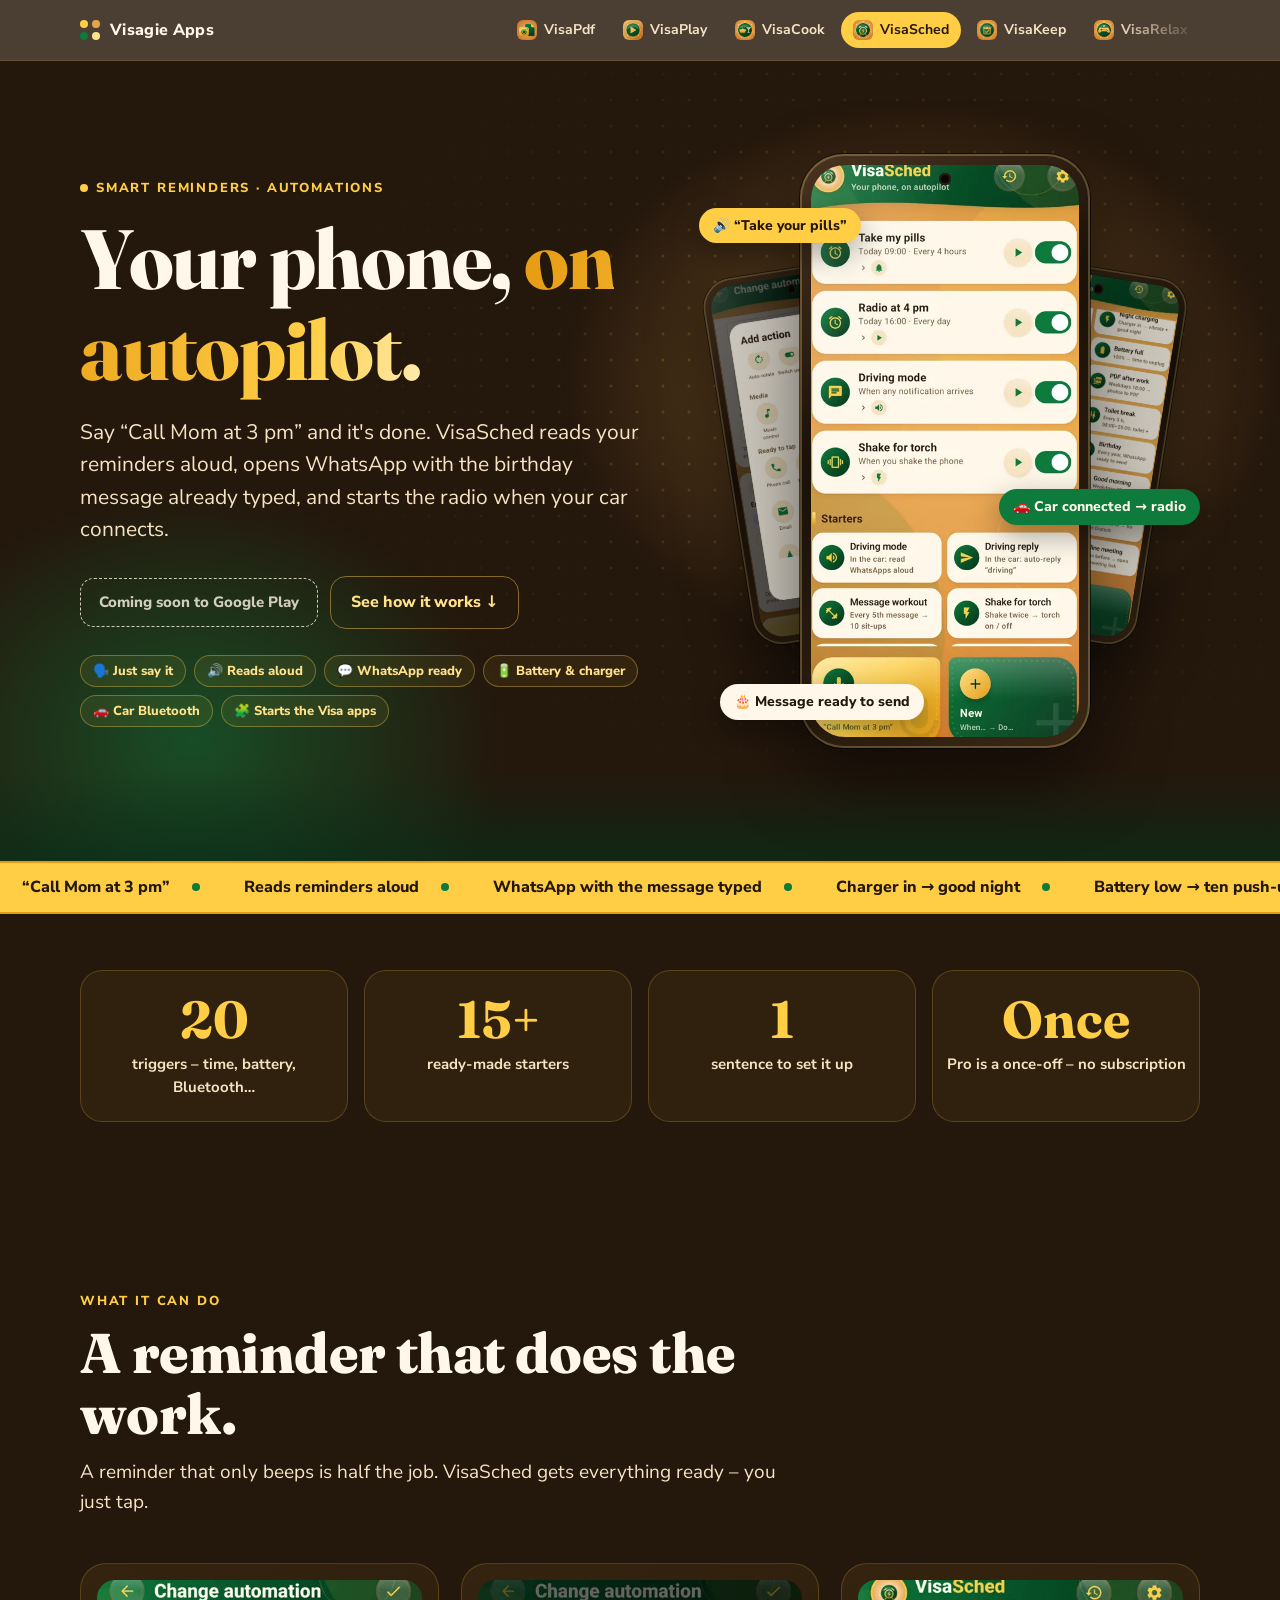
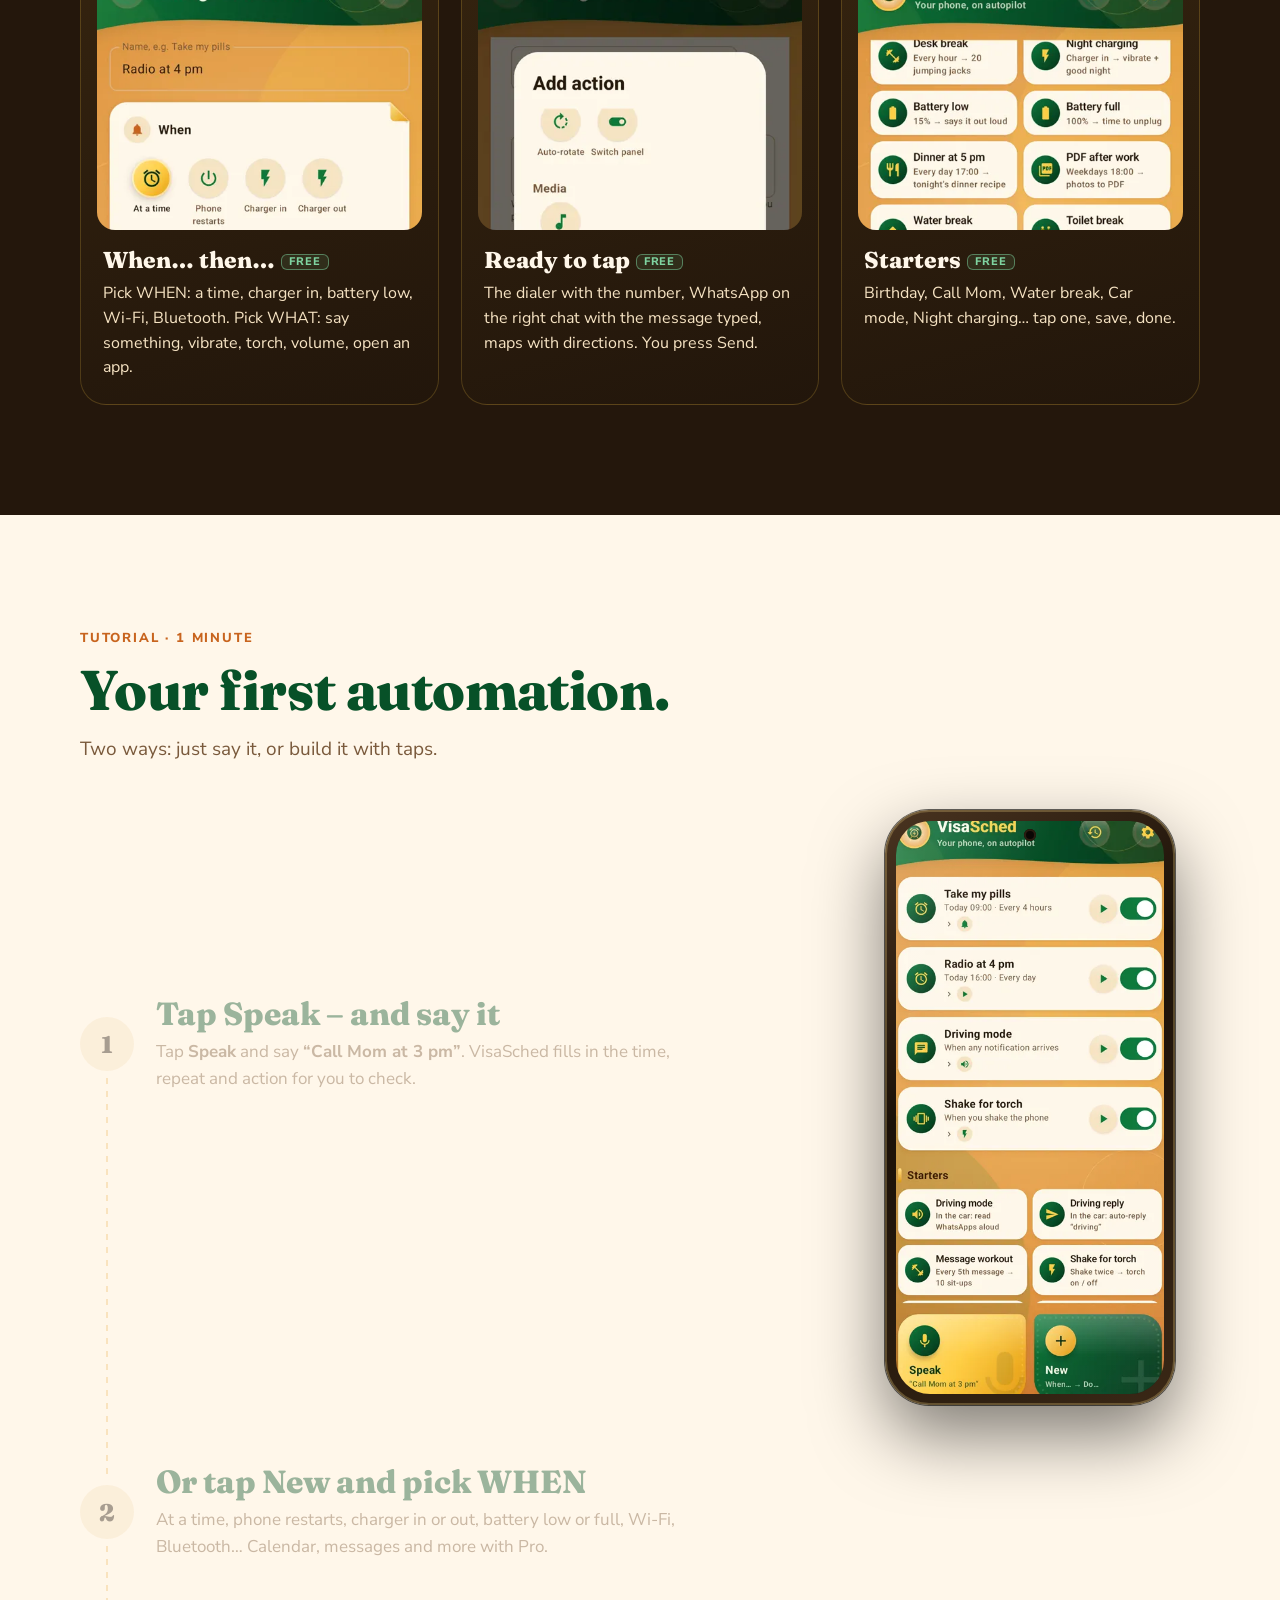
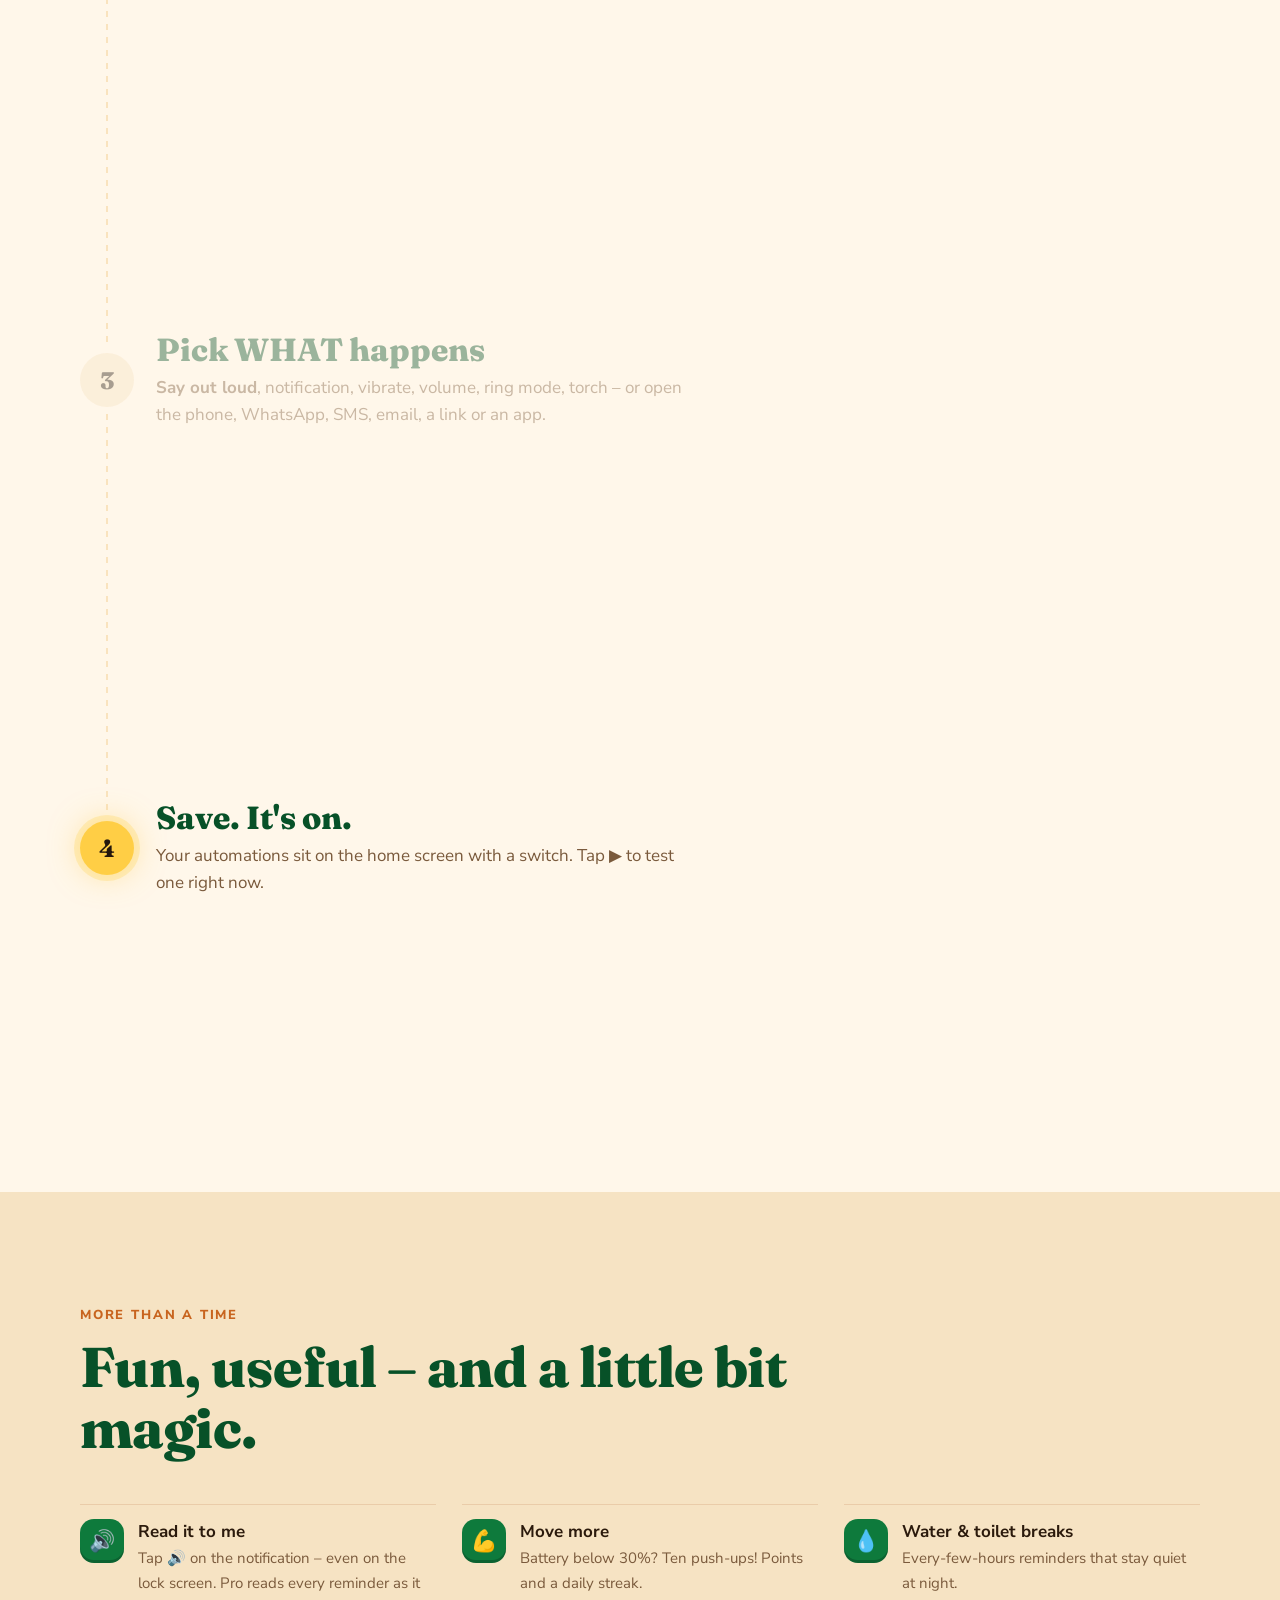
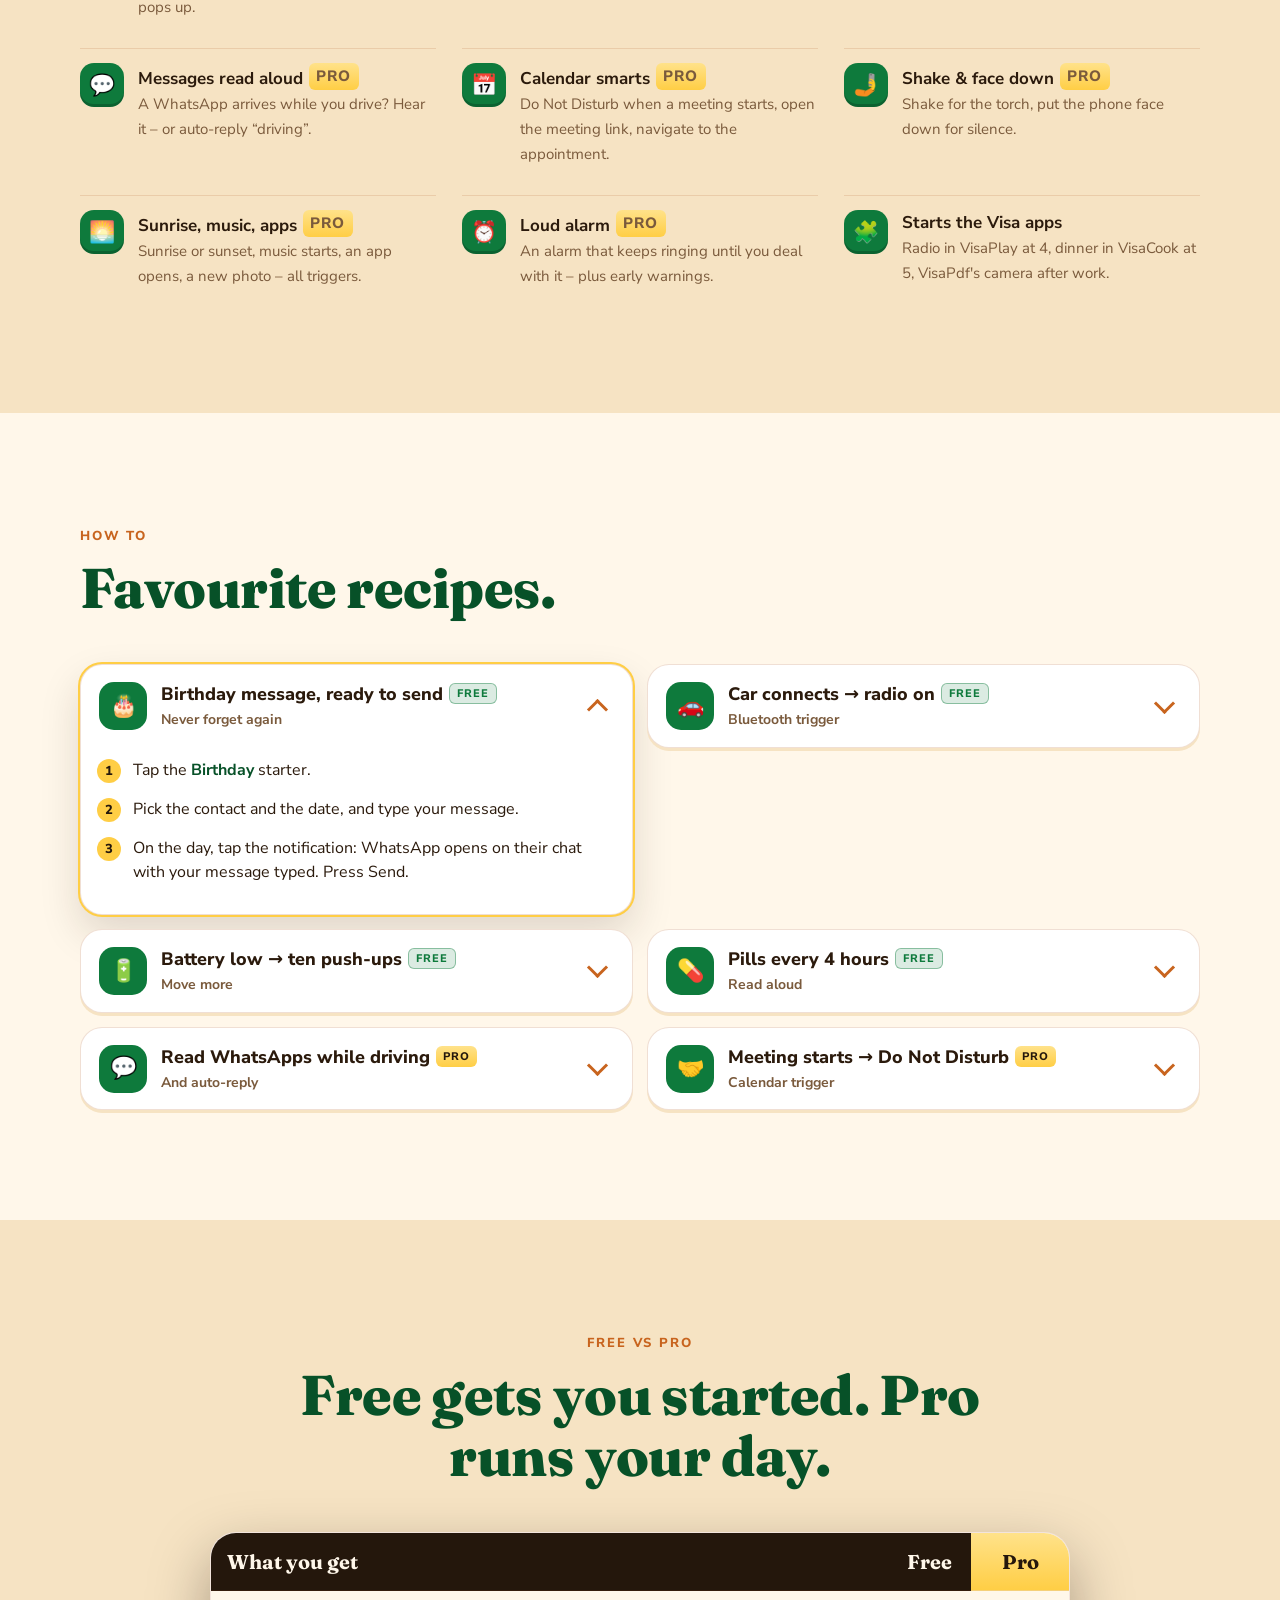
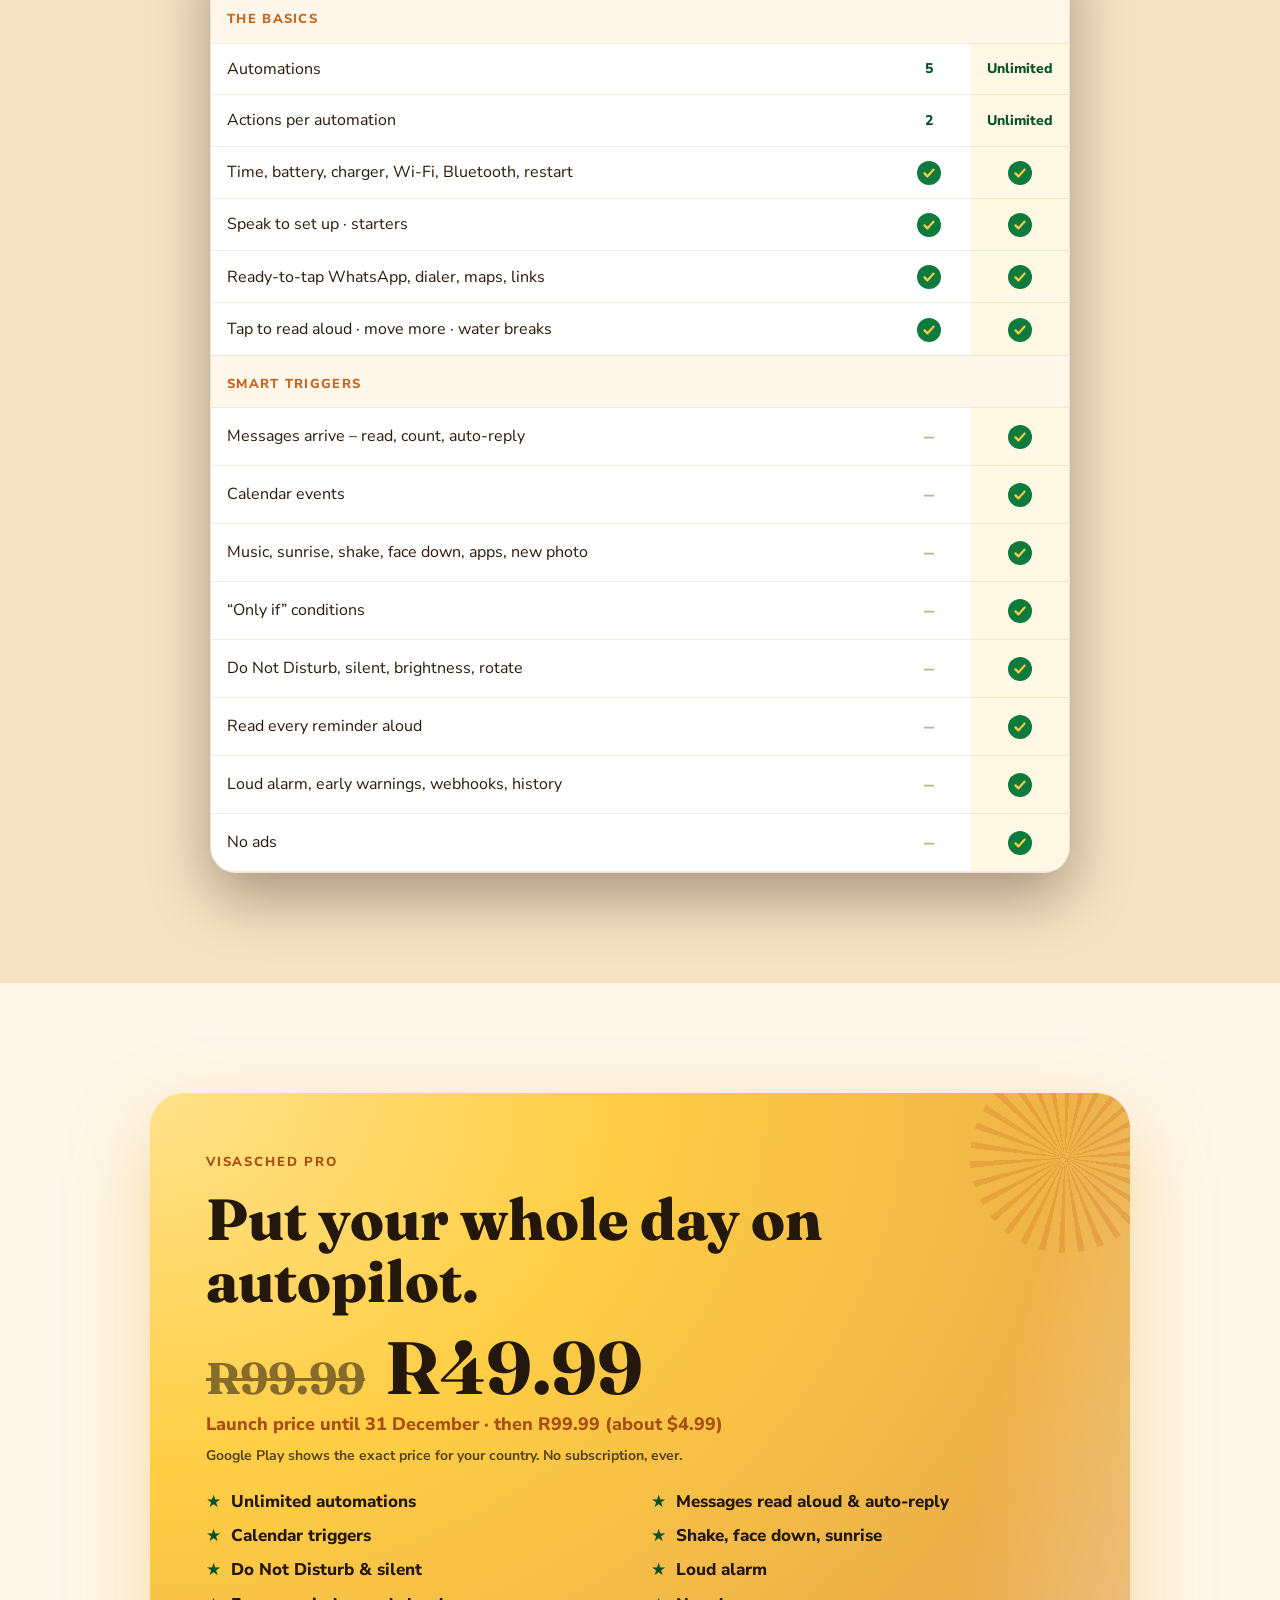
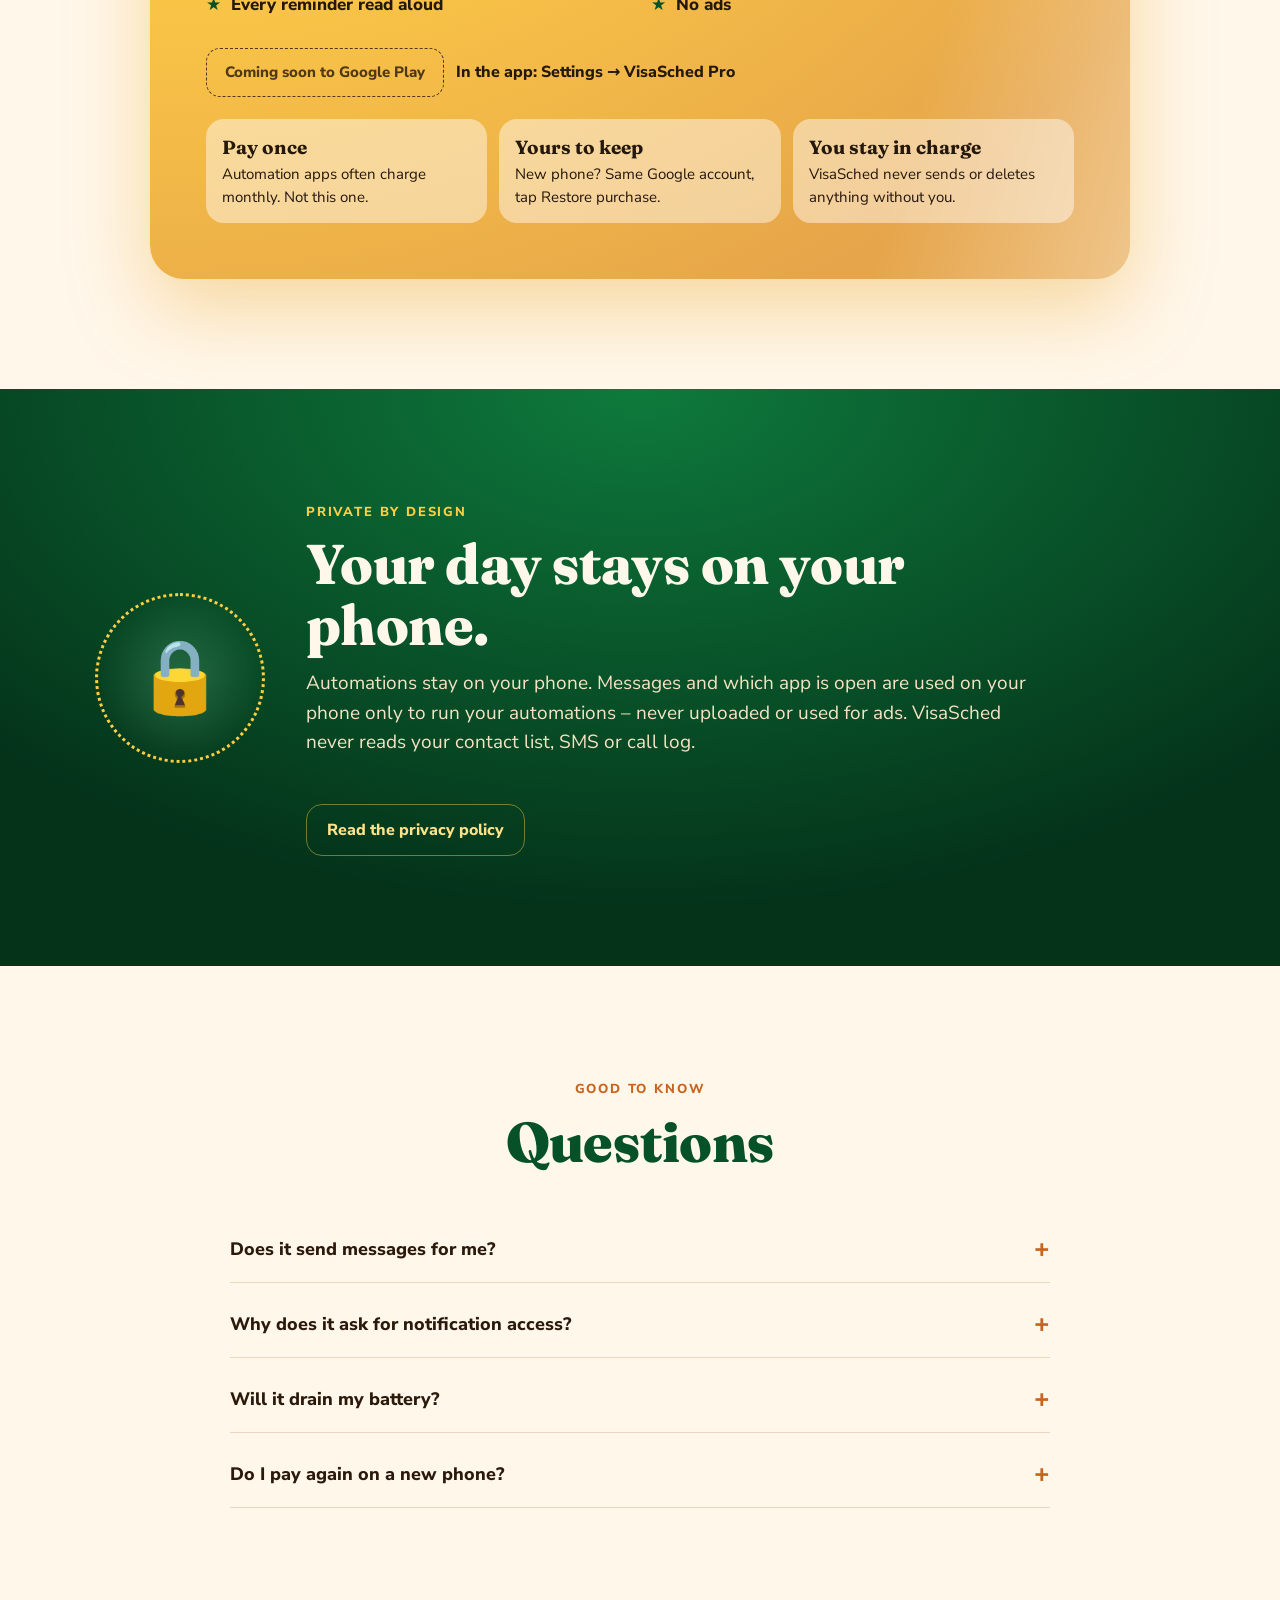
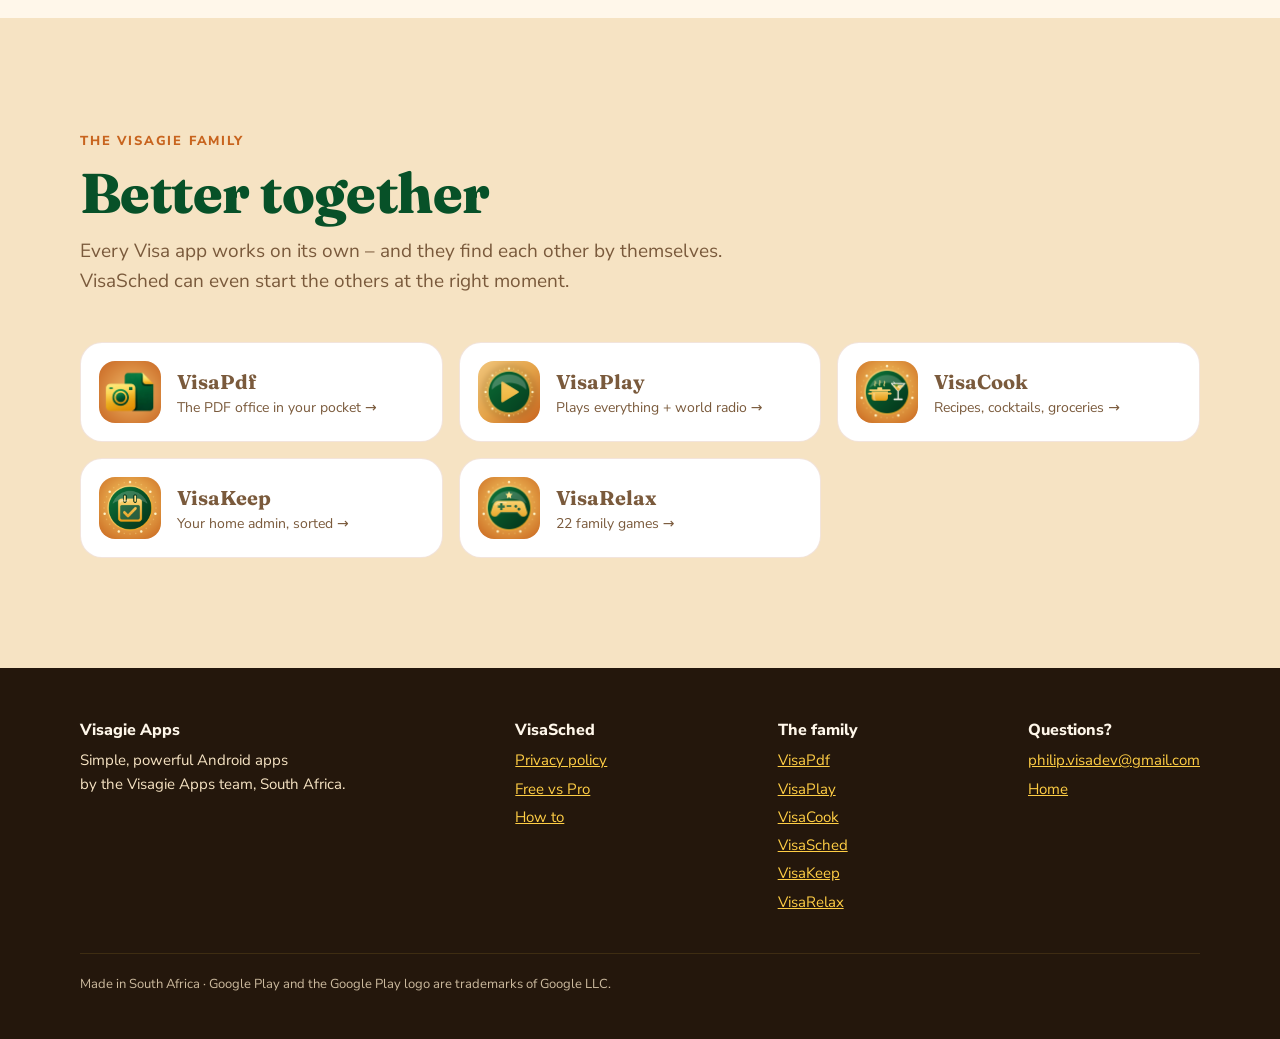
<file: visasched/index.html>
<!doctype html>
<html lang="en">
<head>
<meta charset="utf-8">
<meta name="viewport" content="width=device-width, initial-scale=1">
<title>VisaSched – smart reminders that put your phone on autopilot</title>
<meta name="description" content="Reminders that read themselves aloud and open WhatsApp, the dialer or maps ready to go. Battery, charger, Wi-Fi and Bluetooth automations. Just say it: “Call Mom at 3 pm”.">
<meta property="og:title" content="VisaSched – smart reminders that put your phone on autopilot">
<meta property="og:description" content="Reminders that read themselves aloud and open WhatsApp, the dialer or maps ready to go. Battery, charger, Wi-Fi and Bluetooth automations. Just say it: “Call Mom at 3 pm”.">
<meta property="og:image" content="https://philipvisadev.github.io/img/visasched.png">
<meta name="theme-color" content="#24170C">
<link rel="icon" href="../img/visasched.png">
<link rel="preconnect" href="https://fonts.googleapis.com">
<link rel="preconnect" href="https://fonts.gstatic.com" crossorigin>
<link href="https://fonts.googleapis.com/css2?family=Fraunces:opsz,wght@9..144,600;9..144,800&family=Nunito+Sans:opsz,wght@6..12,400;6..12,700;6..12,800;6..12,900&display=swap" rel="stylesheet">
<link rel="stylesheet" href="../assets/site.css">
<script>document.documentElement.classList.add("js")</script>
</head>
<body data-root="../">
<!-- Made by _tools/make-app-pages.js from _tools/pages/visasched.js – edit that file, then run the tool. -->
<header class="bar"><div class="wrap">
  <a class="brand" href="../"><span class="dots"><i></i><i></i><i></i><i></i></span><span class="t">Visagie Apps</span></a>
  <nav aria-label="Apps"><a href="../visapdf/"><img src="../img/visapdf.png" alt=""><b>VisaPdf</b></a><a href="../visaplay/"><img src="../img/visaplay.png" alt=""><b>VisaPlay</b></a><a href="../visacook/"><img src="../img/visacook.png" alt=""><b>VisaCook</b></a><a href="../visasched/" aria-current="page"><img src="../img/visasched.png" alt=""><b>VisaSched</b></a><a href="../visakeep/"><img src="../img/visakeep.png" alt=""><b>VisaKeep</b></a><a href="../visarelax/"><img src="../img/visarelax.png" alt=""><b>VisaRelax</b></a></nav>
</div></header>
<main>
<section class="hero"><div class="glow"></div><div class="ledgrid" data-par="0.08"></div>
<div class="wrap hero-grid">
  <div>
    <span class="kicker rv"><span class="live"></span>Smart reminders · Automations</span>
    <h1 class="rv d1">Your phone, <span class="shine">on autopilot.</span></h1>
    <p class="lede rv d2">Say “Call Mom at 3 pm” and it's done. VisaSched reads your reminders aloud, opens WhatsApp with the birthday message already typed, and starts the radio when your car connects.</p>
    <div class="cta-row rv d3"><span data-play="visagie.philip.visasched"><a class="btn btn-play" href="https://play.google.com/store/apps/details?id=visagie.philip.visasched"><svg viewBox="0 0 24 24" aria-hidden="true"><path fill="#34A853" d="M3.6 2.3 13.4 12l-9.8 9.7c-.4-.2-.6-.6-.6-1.1V3.4c0-.5.2-.9.6-1.1z"/><path fill="#FBBC04" d="m16.8 8.6-3.4 3.4 3.4 3.4 3.9-2.2c.8-.5.8-1.7 0-2.2z"/><path fill="#4285F4" d="M3.6 21.7 13.4 12l3.4 3.4-11.5 6.5c-.6.3-1.2.2-1.7-.2z"/><path fill="#EA4335" d="M3.6 2.3c.5-.4 1.1-.5 1.7-.2l11.5 6.5-3.4 3.4z"/></svg><span><small>Get it on</small><b>Google Play</b></span></a></span><a class="btn btn-ghost" href="#howto">See how it works ↓</a></div>
    <div class="chips rv d4"><span class="chip">🗣️ Just say it</span><span class="chip">🔊 Reads aloud</span><span class="chip">💬 WhatsApp ready</span><span class="chip">🔋 Battery & charger</span><span class="chip">🚗 Car Bluetooth</span><span class="chip">🧩 Starts the Visa apps</span></div>
  </div>
  <div class="stage rv z d2">
    <div class="phone sm p-l float d1"><div class="scr"><img src="../shots/visasched/s4.webp" alt="" loading="lazy" decoding="async" width="480" height="960"></div><div class="glare"></div></div>
    <div class="phone sm p-r float d2"><div class="scr"><img src="../shots/visasched/s5.webp" alt="" loading="lazy" decoding="async" width="480" height="960"></div><div class="glare"></div></div>
    <div class="phone p-c float"><div class="scr" data-cycle="2600"><img src="../shots/visasched/s1.webp" alt="VisaSched on a phone" class="on" fetchpriority="high" decoding="async" width="480" height="960"><img src="../shots/visasched/s2.webp" alt="" loading="lazy" decoding="async" width="480" height="960"><img src="../shots/visasched/s3.webp" alt="" loading="lazy" decoding="async" width="480" height="960"><img src="../shots/visasched/s5.webp" alt="" loading="lazy" decoding="async" width="480" height="960"></div><div class="glare"></div></div>
    <span class="orbit " style="left:2%;top:12%;animation-delay:-0s">🔊 “Take your pills”</span><span class="orbit g" style="right:0;top:56%;animation-delay:-1.3s">🚗 Car connected → radio</span><span class="orbit c" style="left:6%;bottom:8%;animation-delay:-2.6s">🎂 Message ready to send</span>
  </div>
</div></section>
<div class="ticker" aria-hidden="true"><div class="run"><span>“Call Mom at 3 pm”</span><span>Reads reminders aloud</span><span>WhatsApp with the message typed</span><span>Charger in → good night</span><span>Battery low → ten push-ups</span><span>Car connects → radio on</span><span>Water & desk breaks</span><span>Meeting starts → Do Not Disturb</span><span>Starts VisaPlay, VisaCook & VisaPdf</span><span>“Call Mom at 3 pm”</span><span>Reads reminders aloud</span><span>WhatsApp with the message typed</span><span>Charger in → good night</span><span>Battery low → ten push-ups</span><span>Car connects → radio on</span><span>Water & desk breaks</span><span>Meeting starts → Do Not Disturb</span><span>Starts VisaPlay, VisaCook & VisaPdf</span></div></div>
<section class="dark" style="padding:56px 0"><div class="wrap"><div class="stats"><div class="stat rv d1"><b data-count="20" data-prefix="" data-suffix="">20</b><span>triggers – time, battery, Bluetooth…</span></div><div class="stat rv d2"><b data-count="15" data-prefix="" data-suffix="+">15+</b><span>ready-made starters</span></div><div class="stat rv d3"><b data-count="1" data-prefix="" data-suffix="">1</b><span>sentence to set it up</span></div><div class="stat rv d4"><b>Once</b><span>Pro is a once-off – no subscription</span></div></div></div></section>
<section class="dark" id="new"><div class="wrap"><div class="sec-head  rv"><span class="kicker">What it can do</span><h2>A reminder that does the work.</h2><p>A reminder that only beeps is half the job. VisaSched gets everything ready – you just tap.</p></div>
<div class="tiles"><article class="tile rv d1">
  <div class="screen"><img src="../shots/visasched/s2.webp" alt="When… then…" loading="lazy" decoding="async" width="480" height="960"></div>
  <h3>When… then…<span class="free-tag">Free</span></h3><p>Pick WHEN: a time, charger in, battery low, Wi-Fi, Bluetooth. Pick WHAT: say something, vibrate, torch, volume, open an app.</p></article><article class="tile rv d2">
  <div class="screen"><img src="../shots/visasched/s4.webp" alt="Ready to tap" loading="lazy" decoding="async" width="480" height="960"></div>
  <h3>Ready to tap<span class="free-tag">Free</span></h3><p>The dialer with the number, WhatsApp on the right chat with the message typed, maps with directions. You press Send.</p></article><article class="tile rv d3">
  <div class="screen"><img src="../shots/visasched/s5.webp" alt="Starters" loading="lazy" decoding="async" width="480" height="960"></div>
  <h3>Starters<span class="free-tag">Free</span></h3><p>Birthday, Call Mom, Water break, Car mode, Night charging… tap one, save, done.</p></article></div></div></section>
<section class="light" id="howto"><div class="wrap"><div class="sec-head  rv"><span class="kicker">Tutorial · 1 minute</span><h2>Your first automation.</h2><p>Two ways: just say it, or build it with taps.</p></div>
<div class="walk"><ol class="steps"><li data-shot="s1.webp"><h3>Tap Speak – and say it</h3><p>Tap <b>Speak</b> and say <b>“Call Mom at 3 pm”</b>. VisaSched fills in the time, repeat and action for you to check.</p><img src="../shots/visasched/s1.webp" alt="Tap Speak – and say it" loading="lazy" decoding="async" width="480" height="960" class="mini"></li><li data-shot="s2.webp"><h3>Or tap New and pick WHEN</h3><p>At a time, phone restarts, charger in or out, battery low or full, Wi-Fi, Bluetooth… Calendar, messages and more with Pro.</p><img src="../shots/visasched/s2.webp" alt="Or tap New and pick WHEN" loading="lazy" decoding="async" width="480" height="960" class="mini"></li><li data-shot="s3.webp"><h3>Pick WHAT happens</h3><p><b>Say out loud</b>, notification, vibrate, volume, ring mode, torch – or open the phone, WhatsApp, SMS, email, a link or an app.</p><img src="../shots/visasched/s3.webp" alt="Pick WHAT happens" loading="lazy" decoding="async" width="480" height="960" class="mini"></li><li data-shot="s1.webp"><h3>Save. It's on.</h3><p>Your automations sit on the home screen with a switch. Tap ▶ to test one right now.</p><img src="../shots/visasched/s1.webp" alt="Save. It's on." loading="lazy" decoding="async" width="480" height="960" class="mini"></li></ol>
<div class="pin"><div class="phone" data-led><div class="scr"><img data-shot="s1.webp" src="../shots/visasched/s1.webp" alt="" loading="lazy" decoding="async" width="480" height="960"><img data-shot="s2.webp" src="../shots/visasched/s2.webp" alt="" loading="lazy" decoding="async" width="480" height="960"><img data-shot="s3.webp" src="../shots/visasched/s3.webp" alt="" loading="lazy" decoding="async" width="480" height="960"></div><div class="glare"></div></div></div></div>
</div></section>
<section class="sandbg"><div class="wrap"><div class="sec-head  rv"><span class="kicker">More than a time</span><h2>Fun, useful – and a little bit magic.</h2></div>
<div class="feats"><div class="feat rv d1"><i aria-hidden="true">🔊</i><div><b>Read it to me</b><span>Tap 🔊 on the notification – even on the lock screen. Pro reads every reminder as it pops up.</span></div></div><div class="feat rv d2"><i aria-hidden="true">💪</i><div><b>Move more</b><span>Battery below 30%? Ten push-ups! Points and a daily streak.</span></div></div><div class="feat rv d3"><i aria-hidden="true">💧</i><div><b>Water & toilet breaks</b><span>Every-few-hours reminders that stay quiet at night.</span></div></div><div class="feat rv d1"><i aria-hidden="true">💬</i><div><b>Messages read aloud<span class="pro-tag">Pro</span></b><span>A WhatsApp arrives while you drive? Hear it – or auto-reply “driving”.</span></div></div><div class="feat rv d2"><i aria-hidden="true">📅</i><div><b>Calendar smarts<span class="pro-tag">Pro</span></b><span>Do Not Disturb when a meeting starts, open the meeting link, navigate to the appointment.</span></div></div><div class="feat rv d3"><i aria-hidden="true">🤳</i><div><b>Shake & face down<span class="pro-tag">Pro</span></b><span>Shake for the torch, put the phone face down for silence.</span></div></div><div class="feat rv d1"><i aria-hidden="true">🌅</i><div><b>Sunrise, music, apps<span class="pro-tag">Pro</span></b><span>Sunrise or sunset, music starts, an app opens, a new photo – all triggers.</span></div></div><div class="feat rv d2"><i aria-hidden="true">⏰</i><div><b>Loud alarm<span class="pro-tag">Pro</span></b><span>An alarm that keeps ringing until you deal with it – plus early warnings.</span></div></div><div class="feat rv d3"><i aria-hidden="true">🧩</i><div><b>Starts the Visa apps</b><span>Radio in VisaPlay at 4, dinner in VisaCook at 5, VisaPdf's camera after work.</span></div></div></div></div></section>
<section class="light"><div class="wrap"><div class="sec-head  rv"><span class="kicker">How to</span><h2>Favourite recipes.</h2></div>
<div class="howto"><details class="rv d1" open><summary><i aria-hidden="true">🎂</i><span>Birthday message, ready to send<span class="free-tag">Free</span><small>Never forget again</small></span></summary>
<ol><li>Tap the <b>Birthday</b> starter.</li><li>Pick the contact and the date, and type your message.</li><li>On the day, tap the notification: WhatsApp opens on their chat with your message typed. Press Send.</li></ol></details><details class="rv d2"><summary><i aria-hidden="true">🚗</i><span>Car connects → radio on<span class="free-tag">Free</span><small>Bluetooth trigger</small></span></summary>
<ol><li>Tap <b>New</b> and choose <b>Bluetooth connects</b>, then pick your car.</li><li>Add the action <b>Music control → Play</b> (or open VisaPlay).</li><li>Save. Next time you start the car, the music starts.</li></ol><p class="tip">💡 With VisaPlay Pro, VisaSched can start your favourite radio station.</p></details><details class="rv d1"><summary><i aria-hidden="true">🔋</i><span>Battery low → ten push-ups<span class="free-tag">Free</span><small>Move more</small></span></summary>
<ol><li>Tap the <b>Battery low</b> or a <b>Move more</b> starter.</li><li>Choose the level (say 30%) and the exercise.</li><li>When the battery drops, VisaSched says it out loud. Earn points and keep your streak.</li></ol></details><details class="rv d2"><summary><i aria-hidden="true">💊</i><span>Pills every 4 hours<span class="free-tag">Free</span><small>Read aloud</small></span></summary>
<ol><li>Tap <b>Speak</b> and say <b>“Take my pills every 4 hours”</b>.</li><li>Check the time and switch on <b>Say out loud</b>.</li><li>Tap <b>Taken</b> or <b>Snooze</b> on the notification.</li></ol></details><details class="rv d1"><summary><i aria-hidden="true">💬</i><span>Read WhatsApps while driving<span class="pro-tag">Pro</span><small>And auto-reply</small></span></summary>
<ol><li>Use the <b>Driving mode</b> starter.</li><li>Allow notification access when VisaSched asks (used only on your phone).</li><li>New messages are read aloud. Switch on <b>Driving reply</b> to answer “driving” – once per person.</li></ol></details><details class="rv d2"><summary><i aria-hidden="true">🤝</i><span>Meeting starts → Do Not Disturb<span class="pro-tag">Pro</span><small>Calendar trigger</small></span></summary>
<ol><li>Tap the <b>Meeting quiet</b> starter.</li><li>Pick your calendar.</li><li>When a meeting starts the phone goes quiet – and comes back after.</li></ol></details></div></div></section>
<section class="sandbg" id="pro"><div class="wrap"><div class="sec-head c rv"><span class="kicker">Free vs Pro</span><h2>Free gets you started. Pro runs your day.</h2></div>
<div class="compare rv"><table><thead><tr><th scope="col">What you get</th><th class="f" scope="col">Free</th><th class="pro" scope="col">Pro</th></tr></thead><tbody>
<tr class="grp"><td colspan="3">The basics</td></tr>
<tr><td>Automations</td><td class="v">5</td><td class="v pro">Unlimited</td></tr>
<tr><td>Actions per automation</td><td class="v">2</td><td class="v pro">Unlimited</td></tr>
<tr><td>Time, battery, charger, Wi-Fi, Bluetooth, restart</td><td class="y"><span class="sr">Yes</span></td><td class="y pro"><span class="sr">Yes</span></td></tr>
<tr><td>Speak to set up · starters</td><td class="y"><span class="sr">Yes</span></td><td class="y pro"><span class="sr">Yes</span></td></tr>
<tr><td>Ready-to-tap WhatsApp, dialer, maps, links</td><td class="y"><span class="sr">Yes</span></td><td class="y pro"><span class="sr">Yes</span></td></tr>
<tr><td>Tap to read aloud · move more · water breaks</td><td class="y"><span class="sr">Yes</span></td><td class="y pro"><span class="sr">Yes</span></td></tr>
<tr class="grp"><td colspan="3">Smart triggers</td></tr>
<tr><td>Messages arrive – read, count, auto-reply</td><td class="n"><span class="sr">No</span></td><td class="y pro"><span class="sr">Yes</span></td></tr>
<tr><td>Calendar events</td><td class="n"><span class="sr">No</span></td><td class="y pro"><span class="sr">Yes</span></td></tr>
<tr><td>Music, sunrise, shake, face down, apps, new photo</td><td class="n"><span class="sr">No</span></td><td class="y pro"><span class="sr">Yes</span></td></tr>
<tr><td>“Only if” conditions</td><td class="n"><span class="sr">No</span></td><td class="y pro"><span class="sr">Yes</span></td></tr>
<tr><td>Do Not Disturb, silent, brightness, rotate</td><td class="n"><span class="sr">No</span></td><td class="y pro"><span class="sr">Yes</span></td></tr>
<tr><td>Read every reminder aloud</td><td class="n"><span class="sr">No</span></td><td class="y pro"><span class="sr">Yes</span></td></tr>
<tr><td>Loud alarm, early warnings, webhooks, history</td><td class="n"><span class="sr">No</span></td><td class="y pro"><span class="sr">Yes</span></td></tr>
<tr><td>No ads</td><td class="n"><span class="sr">No</span></td><td class="y pro"><span class="sr">Yes</span></td></tr>
</tbody></table></div></div></section>
<section class="light"><div class="wrap"><div class="pitch rv z" data-led><div class="seal"></div>
<span class="kicker" style="color:var(--deep-orange)">VisaSched Pro</span>
<h2>Put your whole day on autopilot.</h2>
<div class="price" data-pro="visagie.philip.visasched"><b>R99.99</b><span>once-off · about $4.99</span></div><p class="fine">Google Play shows the exact price for your country. No subscription, ever.</p>
<ul><li>Unlimited automations</li><li>Messages read aloud & auto-reply</li><li>Calendar triggers</li><li>Shake, face down, sunrise</li><li>Do Not Disturb & silent</li><li>Loud alarm</li><li>Every reminder read aloud</li><li>No ads</li></ul>
<div class="cta-row"><span data-play="visagie.philip.visasched"><a class="btn btn-play" href="https://play.google.com/store/apps/details?id=visagie.philip.visasched"><svg viewBox="0 0 24 24" aria-hidden="true"><path fill="#34A853" d="M3.6 2.3 13.4 12l-9.8 9.7c-.4-.2-.6-.6-.6-1.1V3.4c0-.5.2-.9.6-1.1z"/><path fill="#FBBC04" d="m16.8 8.6-3.4 3.4 3.4 3.4 3.9-2.2c.8-.5.8-1.7 0-2.2z"/><path fill="#4285F4" d="M3.6 21.7 13.4 12l3.4 3.4-11.5 6.5c-.6.3-1.2.2-1.7-.2z"/><path fill="#EA4335" d="M3.6 2.3c.5-.4 1.1-.5 1.7-.2l11.5 6.5-3.4 3.4z"/></svg><span><small>Get it on</small><b>Google Play</b></span></a></span><span style="font-weight:800">In the app: Settings → VisaSched Pro</span></div>
<div class="why"><div><b>Pay once</b>Automation apps often charge monthly. Not this one.</div><div><b>Yours to keep</b>New phone? Same Google account, tap Restore purchase.</div><div><b>You stay in charge</b>VisaSched never sends or deletes anything without you.</div></div>
</div></div></section>
<section class="green"><div class="wrap lockband"><div class="lock rv z" aria-hidden="true">🔒</div>
<div class="rv"><div class="sec-head  rv"><span class="kicker">Private by design</span><h2>Your day stays on your phone.</h2><p>Automations stay on your phone. Messages and which app is open are used on your phone only to run your automations – never uploaded or used for ads. VisaSched never reads your contact list, SMS or call log.</p></div><a class="btn btn-ghost" href="privacy.html">Read the privacy policy</a></div></div></section>
<section class="light"><div class="wrap"><div class="sec-head c rv"><span class="kicker">Good to know</span><h2>Questions</h2></div>
<div class="faq"><details class="rv"><summary>Does it send messages for me?</summary><p>No. VisaSched opens WhatsApp, SMS or email with everything filled in – you press Send. The only exception is the Pro “Driving reply”, which you switch on yourself.</p></details><details class="rv"><summary>Why does it ask for notification access?</summary><p>Only for the Pro “message arrives” trigger and music state. It's off until you turn it on, and nothing leaves your phone.</p></details><details class="rv"><summary>Will it drain my battery?</summary><p>No. Time reminders use Android's own alarms. Instant triggers are optional and show a small notification while on.</p></details><details class="rv"><summary>Do I pay again on a new phone?</summary><p>No. Use the same Google account and tap Restore purchase in Settings.</p></details></div></div></section>
<section class="sandbg"><div class="wrap"><div class="sec-head  rv"><span class="kicker">The Visagie family</span><h2>Better together</h2><p>Every Visa app works on its own – and they find each other by themselves. VisaSched can even start the others at the right moment.</p></div>
<div class="family-strip"><a class="fam rv d1" href="../visapdf/"><img src="../img/visapdf.png" alt="" loading="lazy"><span><b>VisaPdf</b><span>The PDF office in your pocket →</span></span></a><a class="fam rv d2" href="../visaplay/"><img src="../img/visaplay.png" alt="" loading="lazy"><span><b>VisaPlay</b><span>Plays everything + world radio →</span></span></a><a class="fam rv d3" href="../visacook/"><img src="../img/visacook.png" alt="" loading="lazy"><span><b>VisaCook</b><span>Recipes, cocktails, groceries →</span></span></a><a class="fam rv d4" href="../visakeep/"><img src="../img/visakeep.png" alt="" loading="lazy"><span><b>VisaKeep</b><span>Your home admin, sorted →</span></span></a><a class="fam rv d5" href="../visarelax/"><img src="../img/visarelax.png" alt="" loading="lazy"><span><b>VisaRelax</b><span>22 family games →</span></span></a></div></div></section>
</main>
<footer><div class="wrap"><div class="cols">
  <div><h4>Visagie Apps</h4><p>Simple, powerful Android apps<br>by the Visagie Apps team, South Africa.</p></div>
  <div><h4>VisaSched</h4><p><a href="privacy.html">Privacy policy</a></p><p><a href="#pro">Free vs Pro</a></p><p><a href="#howto">How to</a></p></div>
  <div><h4>The family</h4><p><a href="../visapdf/">VisaPdf</a></p><p><a href="../visaplay/">VisaPlay</a></p><p><a href="../visacook/">VisaCook</a></p><p><a href="../visasched/">VisaSched</a></p><p><a href="../visakeep/">VisaKeep</a></p><p><a href="../visarelax/">VisaRelax</a></p></div>
  <div><h4>Questions?</h4><p><a href="mailto:philip.visadev@gmail.com">philip.visadev@gmail.com</a></p><p><a href="../">Home</a></p></div>
</div><p class="made">Made in South Africa · Google Play and the Google Play logo are trademarks of Google LLC.</p></div></footer>
<script src="../assets/site.js" defer></script>
</body>
</html>
</file>
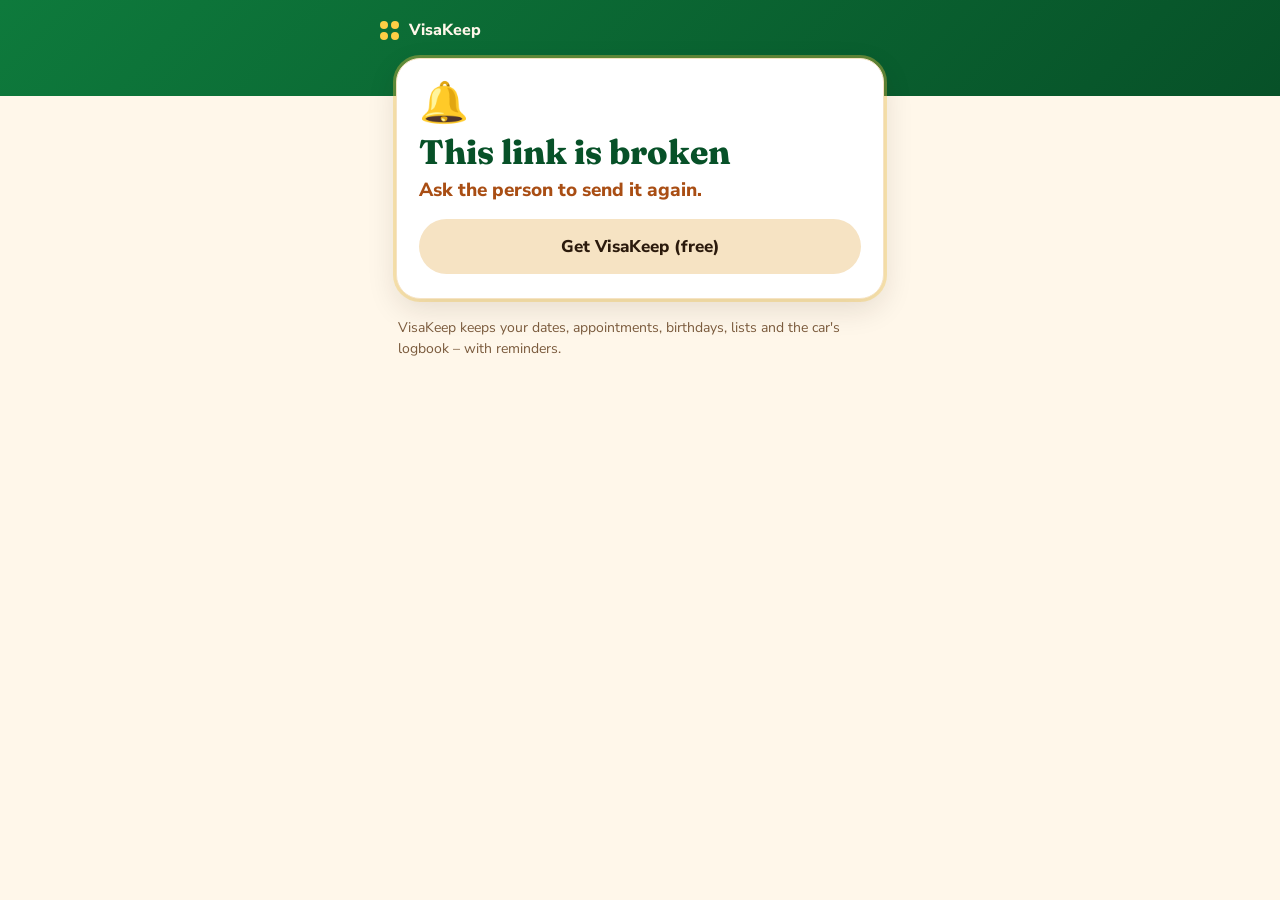
<file: visakeep/add/index.html>
<!doctype html>
<html lang="en">
<head>
<meta charset="utf-8">
<meta name="viewport" content="width=device-width, initial-scale=1">
<meta name="robots" content="noindex">
<title>Add to VisaKeep</title>
<!-- "Send to VisaKeep" links land here: https://philipvisadev.github.io/visakeep/add/#v1.<base64url JSON>
     The reminder lives in the part after "#", which browsers never send to this website. This page only reads it
     in the visitor's own browser and offers "Open in VisaKeep" (visakeep://get?d=…), Google Calendar, or the app. -->
<link rel="preconnect" href="https://fonts.googleapis.com">
<link rel="preconnect" href="https://fonts.gstatic.com" crossorigin>
<link href="https://fonts.googleapis.com/css2?family=Fraunces:opsz,wght@9..144,800&family=Nunito+Sans:opsz,wght@6..12,400;6..12,700;6..12,800&display=swap" rel="stylesheet">
<style>
:root{--gold:#FFCE45;--gold-deep:#E59A12;--deep-orange:#A94E14;--emerald:#0E7A3C;--emerald-deep:#075128;--cream:#FFF7EA;--sand:#F6E3C3;--ink:#2B1A0C;--ink-muted:#7A5A3C;--espresso:#24170C}
*{box-sizing:border-box}
body{margin:0;font-family:"Nunito Sans",system-ui,"Segoe UI",Arial,sans-serif;color:var(--ink);background:var(--cream);line-height:1.5;min-height:100vh}
.bar{background:linear-gradient(135deg,var(--emerald),var(--emerald-deep));padding:18px 16px 54px}
.bar div{max-width:520px;margin:0 auto;display:flex;align-items:center;gap:10px;color:var(--cream);font-weight:800}
.dots{display:grid;grid-template-columns:repeat(2,8px);gap:3px}.dots i{width:8px;height:8px;border-radius:50%;background:var(--gold)}
main{max-width:520px;margin:-38px auto 0;padding:0 16px 32px}
.card{background:#fff;border:1px solid var(--sand);border-radius:24px;padding:24px 22px;box-shadow:0 10px 30px rgba(43,26,12,.12),0 0 0 3px rgba(255,206,69,.35)}
.icon{font-size:40px;line-height:1}
h1{font-family:"Fraunces",Georgia,serif;font-weight:800;font-size:clamp(26px,7vw,34px);line-height:1.15;margin:10px 0 4px;color:var(--emerald-deep);word-break:break-word}
.when{font-size:19px;font-weight:800;color:var(--deep-orange);margin:0}
.meta{color:var(--ink-muted);font-weight:700;margin:6px 0 0}
.note{background:var(--cream);border-radius:14px;padding:12px 14px;margin:16px 0 0;white-space:pre-wrap;word-break:break-word}
.btn{display:block;text-align:center;text-decoration:none;font-weight:800;font-size:17px;border-radius:999px;padding:15px 18px;margin-top:14px;border:0;cursor:pointer;width:100%}
.gold{background:linear-gradient(135deg,#FFE28A,var(--gold),var(--gold-deep));color:#04331A;box-shadow:0 0 18px rgba(255,206,69,.55)}
.plain{background:var(--sand);color:var(--ink)}
.small{font-size:14px;color:var(--ink-muted);margin:18px 2px 0}
.hide{display:none}
</style>
</head>
<body>
<div class="bar"><div><span class="dots"><i></i><i></i><i></i><i></i></span> VisaKeep</div></div>
<main>
  <div class="card" id="card">
    <div class="icon" id="icon">🔔</div>
    <h1 id="title">Add to VisaKeep</h1>
    <p class="when" id="when"></p>
    <p class="meta" id="meta"></p>
    <p class="note hide" id="note"></p>
    <a class="btn gold hide" id="open" href="#">Open in VisaKeep</a>
    <a class="btn plain hide" id="cal" href="#" rel="noopener">Add to Google Calendar instead</a>
    <a class="btn plain" id="get" href="https://play.google.com/store/apps/details?id=visagie.philip.visakeep">Get VisaKeep (free)</a>
  </div>
  <p class="small" id="how">Someone sent you a reminder. Tap <b>Open in VisaKeep</b> and then <b>Add</b> – it will remind you
    before the day. Nothing here is sent to our website: the reminder is written inside the link itself.</p>
</main>
<script>
(function () {
  var PLAY = "https://play.google.com/store/apps/details?id=visagie.philip.visakeep";
  var $ = function (id) { return document.getElementById(id); };
  var m = /v1\.([A-Za-z0-9_\-]+)/.exec(location.hash || "");
  var k = null;
  if (m) {
    try {
      var b = atob(m[1].replace(/-/g, "+").replace(/_/g, "/") + "===".slice((m[1].length + 3) % 4));
      var bytes = new Uint8Array(b.length);
      for (var i = 0; i < b.length; i++) bytes[i] = b.charCodeAt(i);
      k = JSON.parse(new TextDecoder("utf-8").decode(bytes));
    } catch (e) { k = null; }
  }
  if (!k || (!k.t && !k.d)) {
    $("title").textContent = "This link is broken";
    $("when").textContent = "Ask the person to send it again.";
    $("how").textContent = "VisaKeep keeps your dates, appointments, birthdays, lists and the car's logbook – with reminders.";
    return;
  }
  var icons = { Birthdays: "🎂", Appointments: "📅", Car: "🚗", Warranties: "🧾", Papers: "📄", Home: "🏠", "To do": "✅" };
  $("icon").textContent = icons[k.c] || "🔔";
  $("title").textContent = k.t || k.c || "Reminder";
  document.title = "Add to VisaKeep: " + (k.t || "reminder");
  var when = "";
  if (k.d) {
    var p = k.d.split("-");
    var d = new Date(+p[0], +p[1] - 1, +p[2], 12);
    when = d.toLocaleDateString(undefined, { weekday: "short", day: "numeric", month: "long", year: "numeric" });
    if (typeof k.h === "number") {
      var t = new Date(+p[0], +p[1] - 1, +p[2], Math.floor(k.h / 60), k.h % 60);
      when += ", " + t.toLocaleTimeString(undefined, { hour: "2-digit", minute: "2-digit" });
    }
  }
  $("when").textContent = when;
  var reps = { WEEKLY: "Every week", TWO_WEEKS: "Every 2 weeks", MONTHLY: "Every month", QUARTERLY: "Every 3 months", HALF_YEARLY: "Every 6 months", YEARLY: "Every year" };
  $("meta").textContent = [k.c, reps[k.p], k.w].filter(Boolean).join(" · ");
  if (k.n) { $("note").textContent = k.n; $("note").classList.remove("hide"); }

  var android = /Android/i.test(navigator.userAgent);
  if (android) {
    var open = $("open");
    open.href = "intent://get?d=v1." + m[1] + "#Intent;scheme=visakeep;S.browser_fallback_url=" + encodeURIComponent(PLAY) + ";end";
    open.classList.remove("hide");
    $("get").textContent = "Don't have VisaKeep? Get it free";
  }
  // Google Calendar for people without VisaKeep (or on an iPhone / computer). Only goes to Google if they tap it.
  if (k.d) {
    var ds = k.d.replace(/-/g, ""), dates;
    var pad = function (n) { return (n < 10 ? "0" : "") + n; };
    if (typeof k.h === "number") {
      var s = ds + "T" + pad(Math.floor(k.h / 60)) + pad(k.h % 60) + "00";
      var endMin = Math.min(k.h + 60, 1439);
      dates = s + "/" + ds + "T" + pad(Math.floor(endMin / 60)) + pad(endMin % 60) + "00";
    } else {
      var n = new Date(Date.UTC(+ds.slice(0, 4), +ds.slice(4, 6) - 1, +ds.slice(6, 8) + 1));
      dates = ds + "/" + n.toISOString().slice(0, 10).replace(/-/g, "");
    }
    var rec = { WEEKLY: "RRULE:FREQ=WEEKLY", MONTHLY: "RRULE:FREQ=MONTHLY", YEARLY: "RRULE:FREQ=YEARLY" }[k.p];
    var cal = "https://calendar.google.com/calendar/render?action=TEMPLATE&text=" + encodeURIComponent(k.t || "Reminder") +
      "&dates=" + dates + (k.n ? "&details=" + encodeURIComponent(k.n) : "") + (rec ? "&recur=" + encodeURIComponent(rec) : "");
    $("cal").href = cal;
    $("cal").classList.remove("hide");
    if (!android) $("cal").textContent = "Add to Google Calendar";
  }
})();
</script>
</body>
</html>
</file>
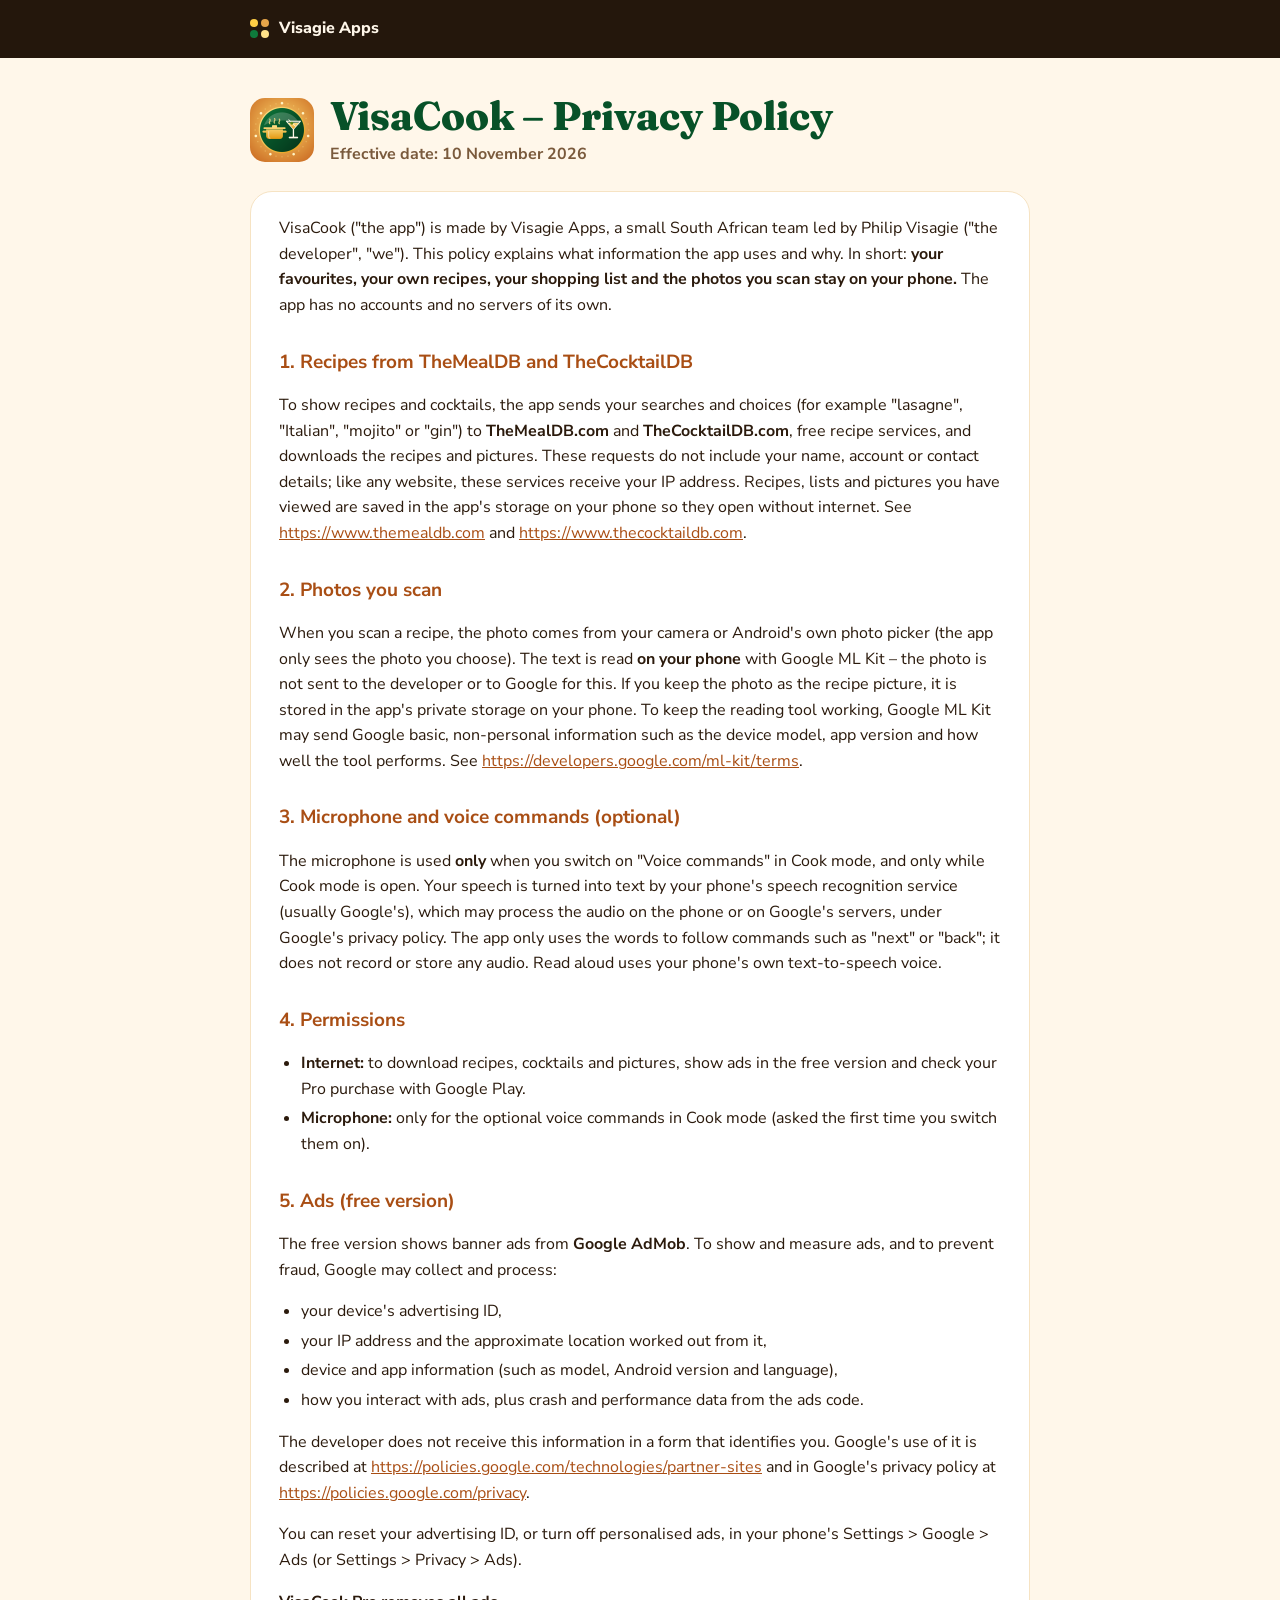
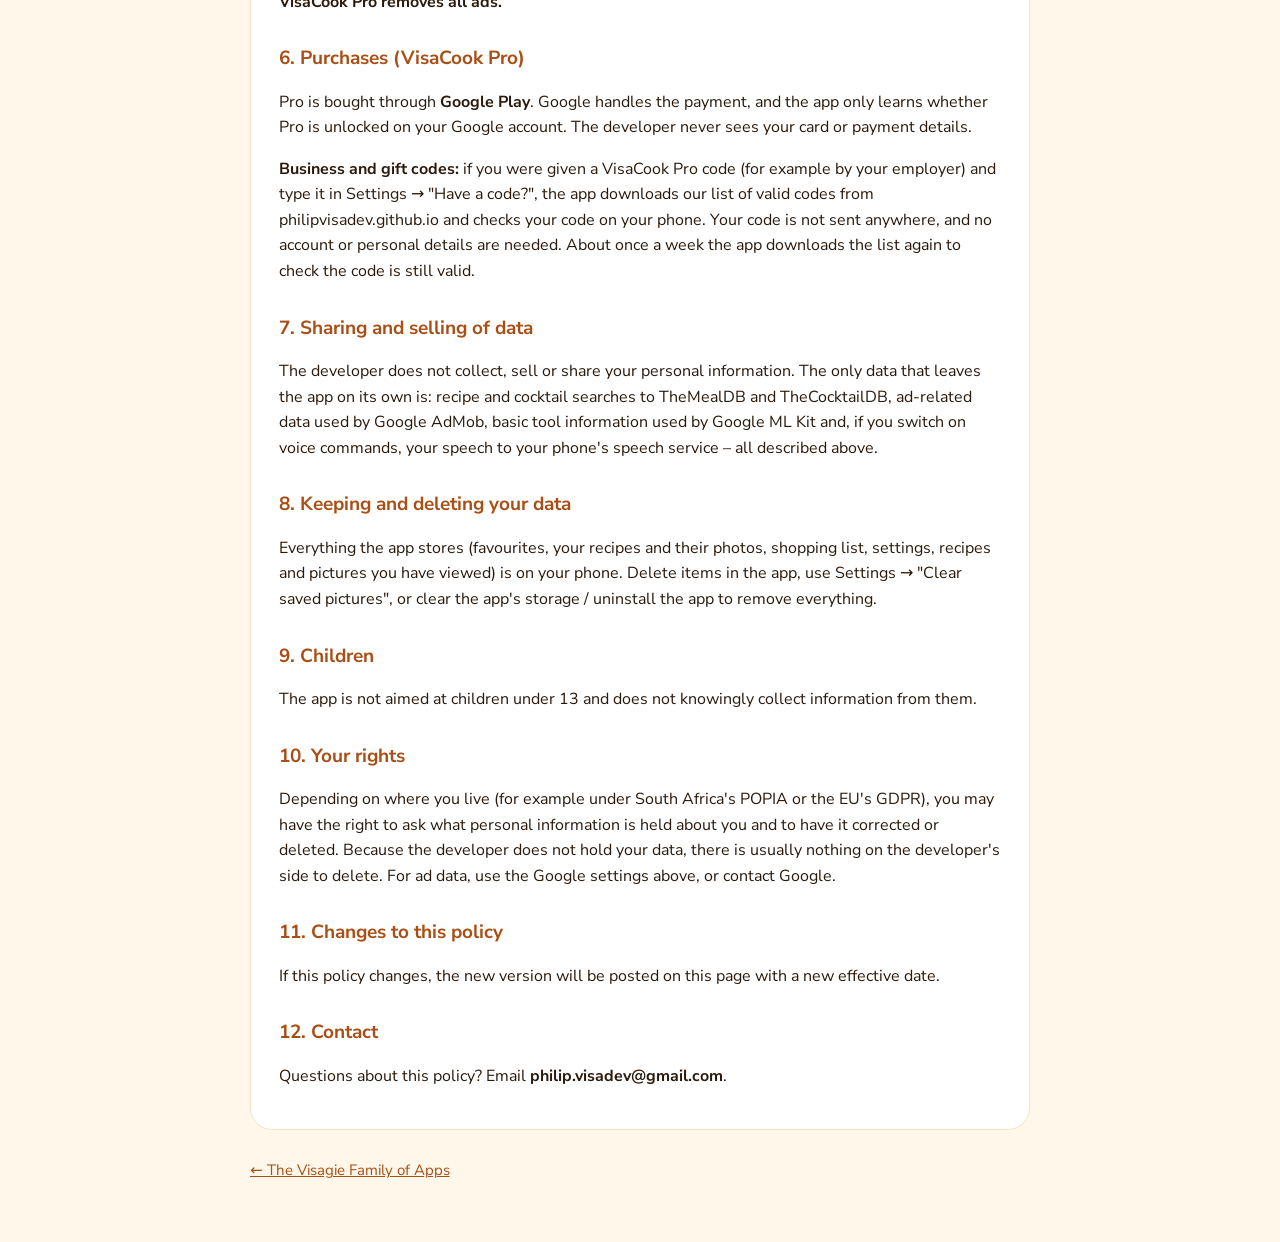
<file: visacook/privacy.html>
<!doctype html>
<html lang="en">
<head>
<meta charset="utf-8">
<meta name="viewport" content="width=device-width, initial-scale=1">
<title>VisaCook Privacy Policy</title>
<meta name="description" content="How VisaCook handles your information. Made by the Visagie Apps team, South Africa.">
<link rel="icon" href="../img/visacook.png">
<link rel="preconnect" href="https://fonts.googleapis.com">
<link rel="preconnect" href="https://fonts.gstatic.com" crossorigin>
<link href="https://fonts.googleapis.com/css2?family=Fraunces:opsz,wght@9..144,800&family=Nunito+Sans:opsz,wght@6..12,400;6..12,700;6..12,800&display=swap" rel="stylesheet">
<style>
:root{--gold:#FFCE45;--deep-orange:#A94E14;--emerald-deep:#075128;--cream:#FFF7EA;--sand:#F6E3C3;--ink:#2B1A0C;--ink-muted:#7A5A3C;--espresso:#24170C}
*{box-sizing:border-box}
body{margin:0;font-family:"Nunito Sans",system-ui,"Segoe UI",Arial,sans-serif;color:var(--ink);background:var(--cream);line-height:1.6}
.bar{background:var(--espresso)}
.bar a{display:flex;align-items:center;gap:10px;max-width:820px;margin:0 auto;padding:16px 20px;color:var(--cream);text-decoration:none;font-weight:800}
.dots{display:grid;grid-template-columns:repeat(2,8px);gap:3px}.dots i{width:8px;height:8px;border-radius:50%;background:var(--gold)}
.dots i:nth-child(2){background:#E6A54A}.dots i:nth-child(3){background:#0E7A3C}.dots i:nth-child(4){background:#FFE28A}
main{max-width:820px;margin:0 auto;padding:36px 20px 60px}
.head{display:flex;align-items:center;gap:16px;margin-bottom:24px}
.head img{width:64px;height:64px;border-radius:15px;flex:none}
h1{font-family:"Fraunces",Georgia,serif;font-weight:800;font-size:clamp(28px,5vw,40px);line-height:1.1;margin:0;color:var(--emerald-deep)}
.date{margin:4px 0 0;color:var(--ink-muted);font-weight:700}
article{background:#fff;border:1px solid var(--sand);border-radius:22px;padding:8px 28px 24px}
h2{font-size:19px;margin:28px 0 6px;color:var(--deep-orange)}
ul{padding-left:22px}li{margin:4px 0}
a{color:var(--deep-orange);word-break:break-word}
code{background:var(--sand);padding:1px 5px;border-radius:5px;font-size:.92em}
footer{margin-top:28px;color:var(--ink-muted);font-size:15px}
@media (max-width:560px){article{padding:4px 18px 18px}}
</style>
</head>
<body>
<div class="bar"><a href="../"><span class="dots"><i></i><i></i><i></i><i></i></span>Visagie Apps</a></div>
<main>
  <div class="head"><img src="../img/visacook.png" alt=""><div><h1>VisaCook – Privacy Policy</h1><p class="date">Effective date: 10 November 2026</p></div></div>
  <article>
<p>VisaCook ("the app") is made by Visagie Apps, a small South African team led by Philip Visagie (&quot;the developer&quot;, &quot;we&quot;). This policy explains what information the app uses and why. In short: <strong>your favourites, your own recipes, your shopping list and the photos you scan stay on your phone.</strong> The app has no accounts and no servers of its own.</p>
<h2>1. Recipes from TheMealDB and TheCocktailDB</h2>
<p>To show recipes and cocktails, the app sends your searches and choices (for example "lasagne", "Italian", "mojito" or "gin") to <strong>TheMealDB.com</strong> and <strong>TheCocktailDB.com</strong>, free recipe services, and downloads the recipes and pictures. These requests do not include your name, account or contact details; like any website, these services receive your IP address. Recipes, lists and pictures you have viewed are saved in the app's storage on your phone so they open without internet. See <a href="https://www.themealdb.com">https://www.themealdb.com</a> and <a href="https://www.thecocktaildb.com">https://www.thecocktaildb.com</a>.</p>
<h2>2. Photos you scan</h2>
<p>When you scan a recipe, the photo comes from your camera or Android's own photo picker (the app only sees the photo you choose). The text is read <strong>on your phone</strong> with Google ML Kit – the photo is not sent to the developer or to Google for this. If you keep the photo as the recipe picture, it is stored in the app's private storage on your phone. To keep the reading tool working, Google ML Kit may send Google basic, non-personal information such as the device model, app version and how well the tool performs. See <a href="https://developers.google.com/ml-kit/terms">https://developers.google.com/ml-kit/terms</a>.</p>
<h2>3. Microphone and voice commands (optional)</h2>
<p>The microphone is used <strong>only</strong> when you switch on "Voice commands" in Cook mode, and only while Cook mode is open. Your speech is turned into text by your phone's speech recognition service (usually Google's), which may process the audio on the phone or on Google's servers, under Google's privacy policy. The app only uses the words to follow commands such as "next" or "back"; it does not record or store any audio. Read aloud uses your phone's own text-to-speech voice.</p>
<h2>4. Permissions</h2>
<ul><li><strong>Internet:</strong> to download recipes, cocktails and pictures, show ads in the free version and check your Pro purchase with Google Play.</li><li><strong>Microphone:</strong> only for the optional voice commands in Cook mode (asked the first time you switch them on).</li></ul>
<h2>5. Ads (free version)</h2>
<p>The free version shows banner ads from <strong>Google AdMob</strong>. To show and measure ads, and to prevent fraud, Google may collect and process:</p>
<ul><li>your device's advertising ID,</li><li>your IP address and the approximate location worked out from it,</li><li>device and app information (such as model, Android version and language),</li><li>how you interact with ads, plus crash and performance data from the ads code.</li></ul>
<p>The developer does not receive this information in a form that identifies you. Google's use of it is described at <a href="https://policies.google.com/technologies/partner-sites">https://policies.google.com/technologies/partner-sites</a> and in Google's privacy policy at <a href="https://policies.google.com/privacy">https://policies.google.com/privacy</a>.</p>
<p>You can reset your advertising ID, or turn off personalised ads, in your phone's Settings &gt; Google &gt; Ads (or Settings &gt; Privacy &gt; Ads).</p>
<p><strong>VisaCook Pro removes all ads.</strong></p>
<h2>6. Purchases (VisaCook Pro)</h2>
<p>Pro is bought through <strong>Google Play</strong>. Google handles the payment, and the app only learns whether Pro is unlocked on your Google account. The developer never sees your card or payment details.</p>
<p><strong>Business and gift codes:</strong> if you were given a VisaCook Pro code (for example by your employer) and type it in Settings → "Have a code?", the app downloads our list of valid codes from philipvisadev.github.io and checks your code on your phone. Your code is not sent anywhere, and no account or personal details are needed. About once a week the app downloads the list again to check the code is still valid.</p>
<h2>7. Sharing and selling of data</h2>
<p>The developer does not collect, sell or share your personal information. The only data that leaves the app on its own is: recipe and cocktail searches to TheMealDB and TheCocktailDB, ad-related data used by Google AdMob, basic tool information used by Google ML Kit and, if you switch on voice commands, your speech to your phone's speech service – all described above.</p>
<h2>8. Keeping and deleting your data</h2>
<p>Everything the app stores (favourites, your recipes and their photos, shopping list, settings, recipes and pictures you have viewed) is on your phone. Delete items in the app, use Settings → "Clear saved pictures", or clear the app's storage / uninstall the app to remove everything.</p>
<h2>9. Children</h2>
<p>The app is not aimed at children under 13 and does not knowingly collect information from them.</p>
<h2>10. Your rights</h2>
<p>Depending on where you live (for example under South Africa's POPIA or the EU's GDPR), you may have the right to ask what personal information is held about you and to have it corrected or deleted. Because the developer does not hold your data, there is usually nothing on the developer's side to delete. For ad data, use the Google settings above, or contact Google.</p>
<h2>11. Changes to this policy</h2>
<p>If this policy changes, the new version will be posted on this page with a new effective date.</p>
<h2>12. Contact</h2>
<p>Questions about this policy? Email <strong>philip.visadev@gmail.com</strong>.</p>
  </article>
  <footer><a href="../">← The Visagie Family of Apps</a></footer>
</main>
</body>
</html>
</file>
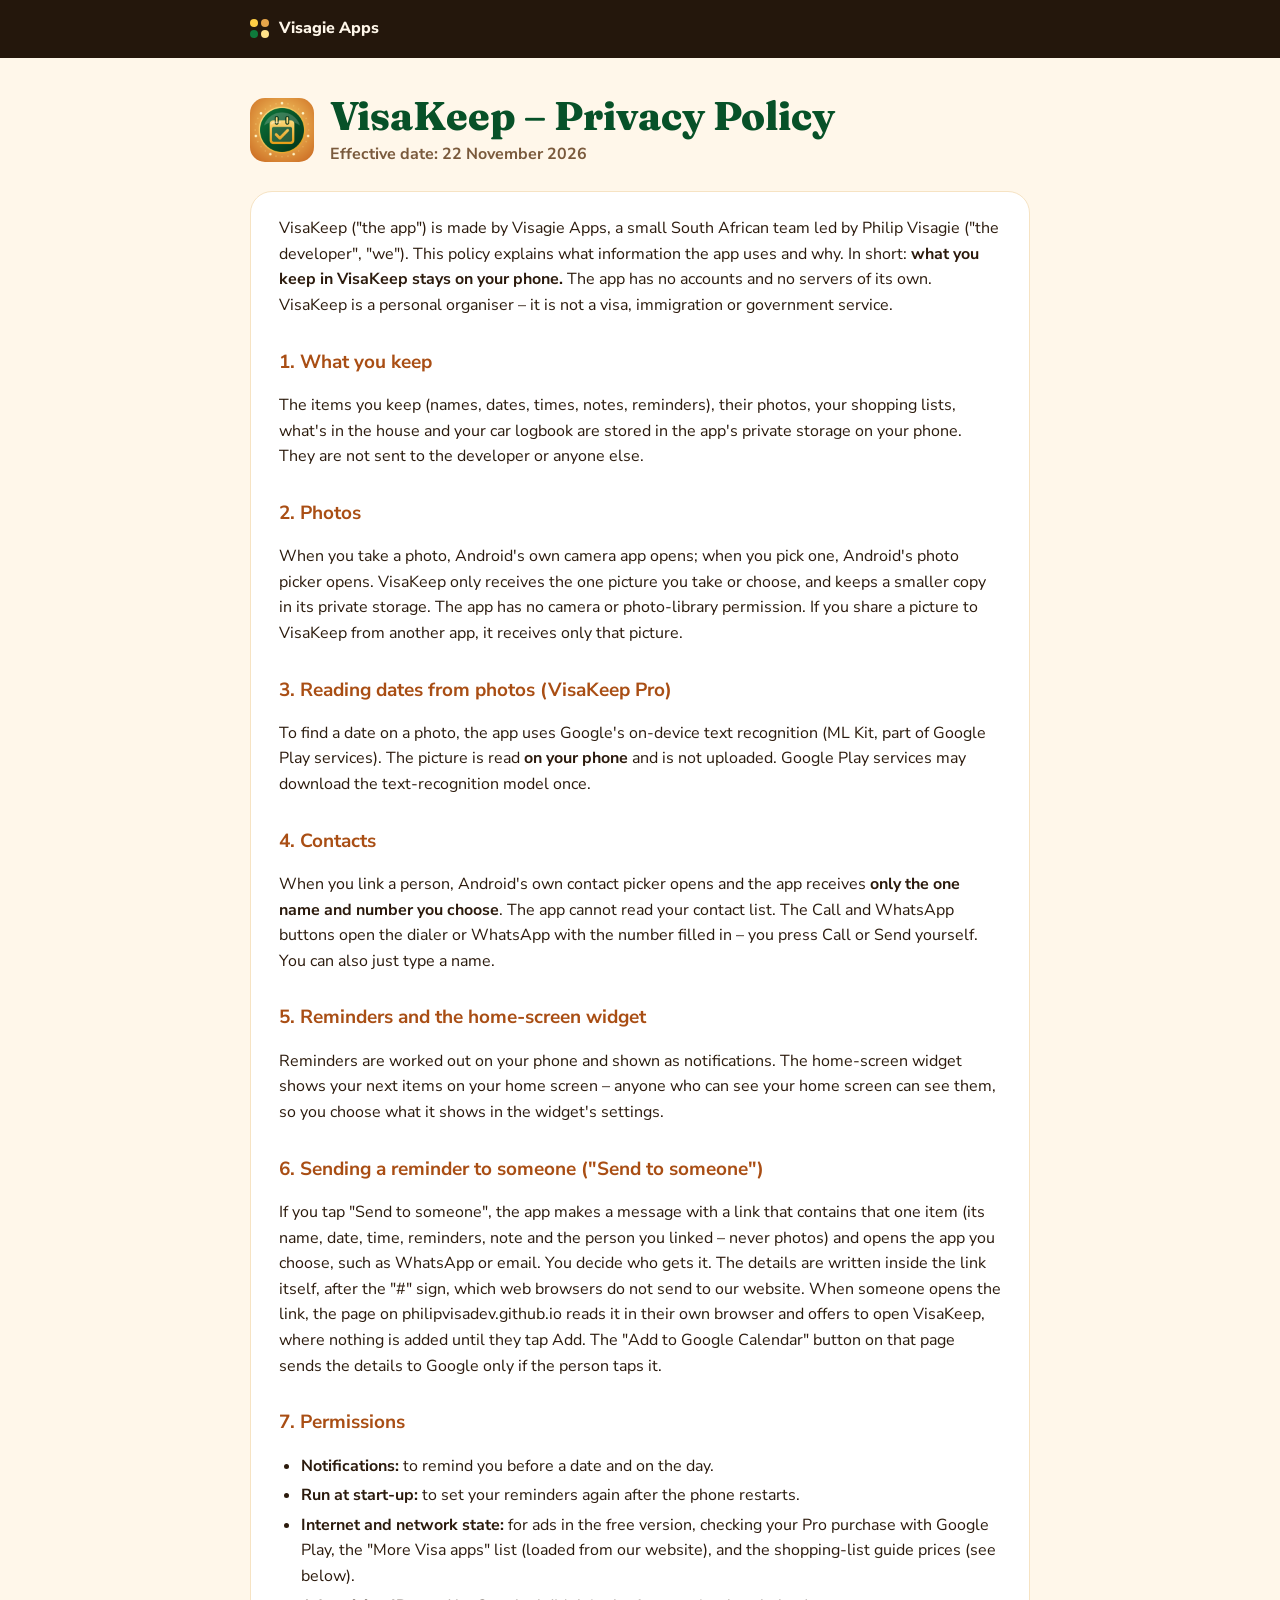
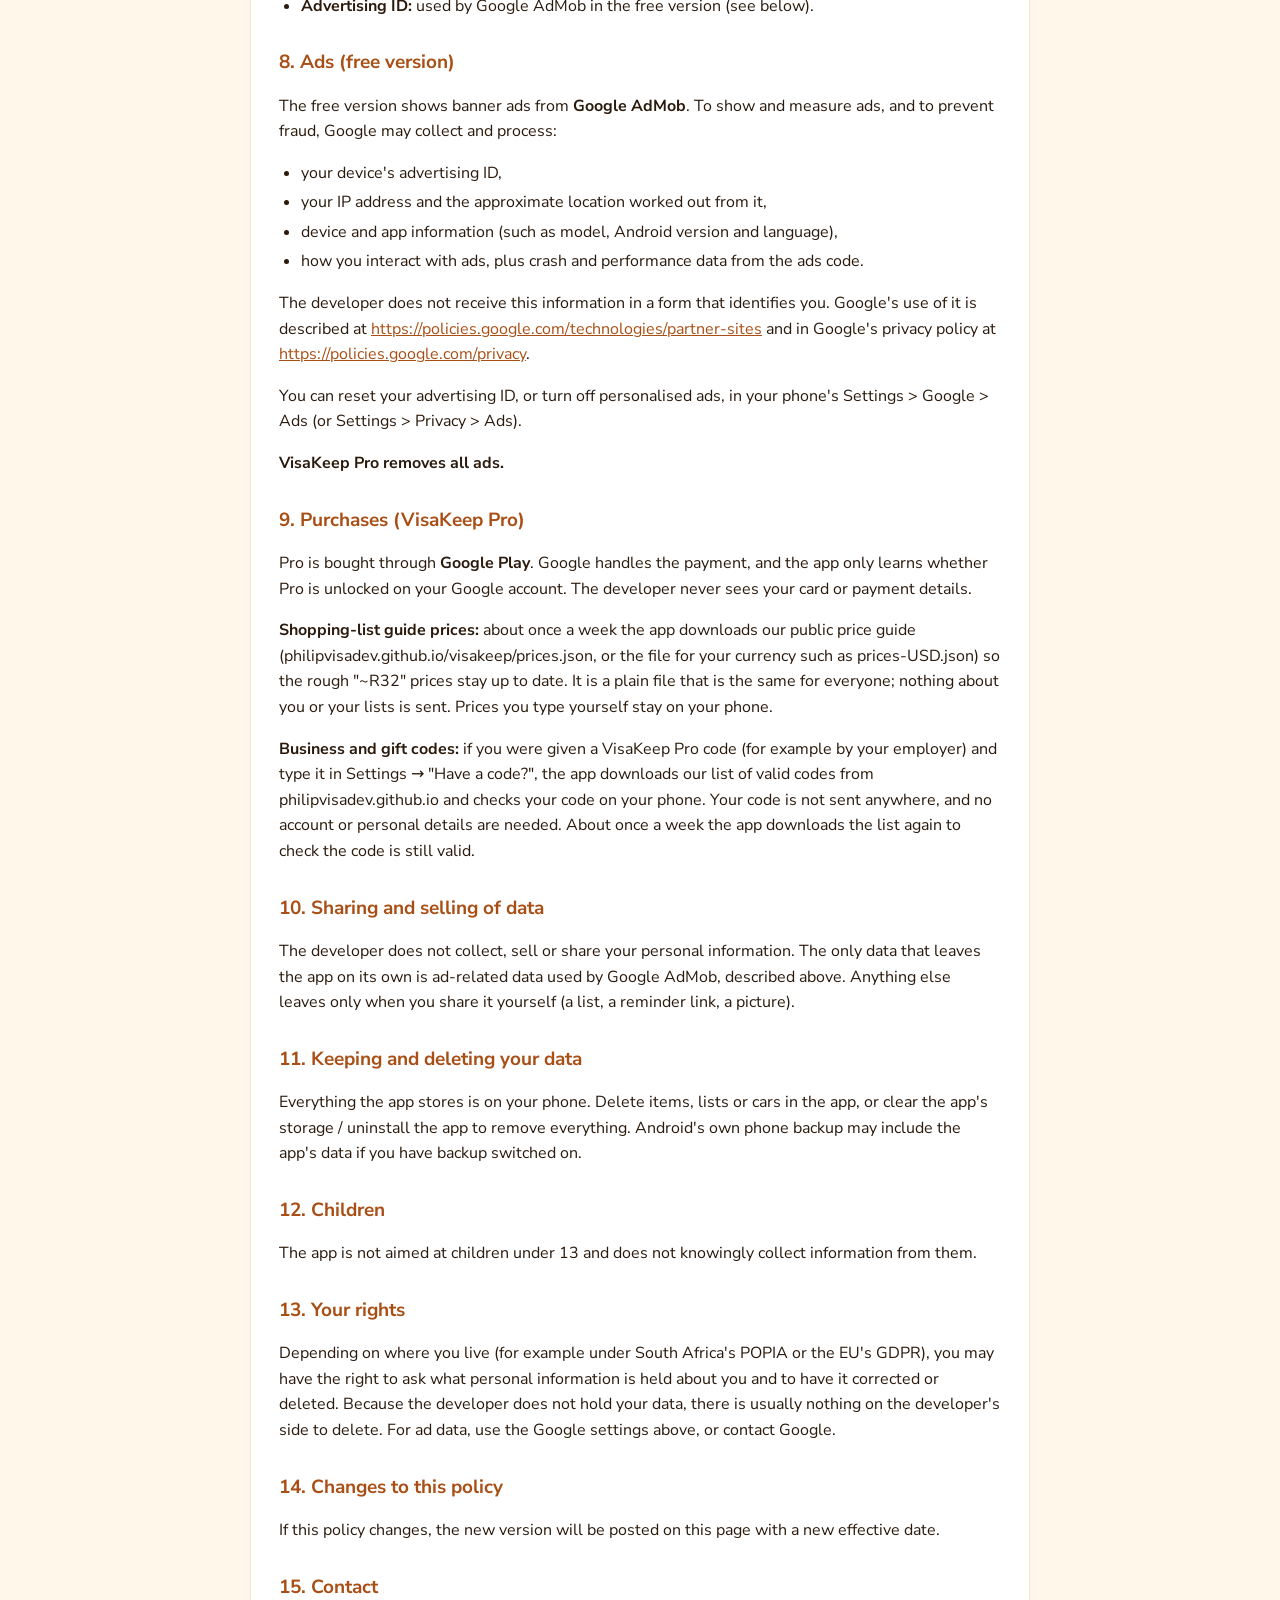
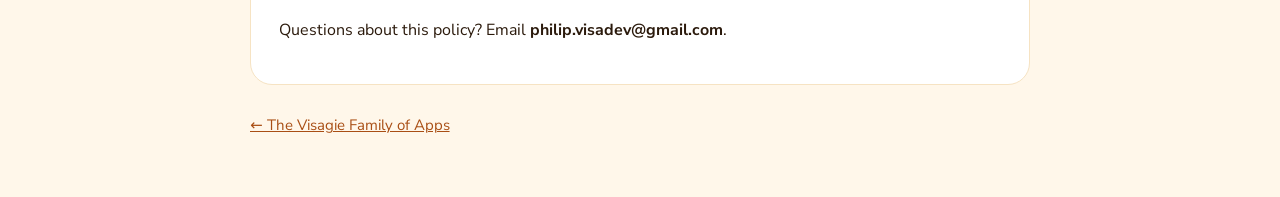
<file: visakeep/privacy.html>
<!doctype html>
<html lang="en">
<head>
<meta charset="utf-8">
<meta name="viewport" content="width=device-width, initial-scale=1">
<title>VisaKeep Privacy Policy</title>
<meta name="description" content="How VisaKeep handles your information. Made by the Visagie Apps team, South Africa.">
<link rel="icon" href="../img/visakeep.png">
<link rel="preconnect" href="https://fonts.googleapis.com">
<link rel="preconnect" href="https://fonts.gstatic.com" crossorigin>
<link href="https://fonts.googleapis.com/css2?family=Fraunces:opsz,wght@9..144,800&family=Nunito+Sans:opsz,wght@6..12,400;6..12,700;6..12,800&display=swap" rel="stylesheet">
<style>
:root{--gold:#FFCE45;--deep-orange:#A94E14;--emerald-deep:#075128;--cream:#FFF7EA;--sand:#F6E3C3;--ink:#2B1A0C;--ink-muted:#7A5A3C;--espresso:#24170C}
*{box-sizing:border-box}
body{margin:0;font-family:"Nunito Sans",system-ui,"Segoe UI",Arial,sans-serif;color:var(--ink);background:var(--cream);line-height:1.6}
.bar{background:var(--espresso)}
.bar a{display:flex;align-items:center;gap:10px;max-width:820px;margin:0 auto;padding:16px 20px;color:var(--cream);text-decoration:none;font-weight:800}
.dots{display:grid;grid-template-columns:repeat(2,8px);gap:3px}.dots i{width:8px;height:8px;border-radius:50%;background:var(--gold)}
.dots i:nth-child(2){background:#E6A54A}.dots i:nth-child(3){background:#0E7A3C}.dots i:nth-child(4){background:#FFE28A}
main{max-width:820px;margin:0 auto;padding:36px 20px 60px}
.head{display:flex;align-items:center;gap:16px;margin-bottom:24px}
.head img{width:64px;height:64px;border-radius:15px;flex:none}
h1{font-family:"Fraunces",Georgia,serif;font-weight:800;font-size:clamp(28px,5vw,40px);line-height:1.1;margin:0;color:var(--emerald-deep)}
.date{margin:4px 0 0;color:var(--ink-muted);font-weight:700}
article{background:#fff;border:1px solid var(--sand);border-radius:22px;padding:8px 28px 24px}
h2{font-size:19px;margin:28px 0 6px;color:var(--deep-orange)}
ul{padding-left:22px}li{margin:4px 0}
a{color:var(--deep-orange);word-break:break-word}
code{background:var(--sand);padding:1px 5px;border-radius:5px;font-size:.92em}
footer{margin-top:28px;color:var(--ink-muted);font-size:15px}
@media (max-width:560px){article{padding:4px 18px 18px}}
</style>
</head>
<body>
<div class="bar"><a href="../"><span class="dots"><i></i><i></i><i></i><i></i></span>Visagie Apps</a></div>
<main>
  <div class="head"><img src="../img/visakeep.png" alt=""><div><h1>VisaKeep – Privacy Policy</h1><p class="date">Effective date: 22 November 2026</p></div></div>
  <article>
<p>VisaKeep ("the app") is made by Visagie Apps, a small South African team led by Philip Visagie (&quot;the developer&quot;, &quot;we&quot;). This policy explains what information the app uses and why. In short: <strong>what you keep in VisaKeep stays on your phone.</strong> The app has no accounts and no servers of its own. VisaKeep is a personal organiser – it is not a visa, immigration or government service.</p>
<h2>1. What you keep</h2>
<p>The items you keep (names, dates, times, notes, reminders), their photos, your shopping lists, what's in the house and your car logbook are stored in the app's private storage on your phone. They are not sent to the developer or anyone else.</p>
<h2>2. Photos</h2>
<p>When you take a photo, Android's own camera app opens; when you pick one, Android's photo picker opens. VisaKeep only receives the one picture you take or choose, and keeps a smaller copy in its private storage. The app has no camera or photo-library permission. If you share a picture to VisaKeep from another app, it receives only that picture.</p>
<h2>3. Reading dates from photos (VisaKeep Pro)</h2>
<p>To find a date on a photo, the app uses Google's on-device text recognition (ML Kit, part of Google Play services). The picture is read <strong>on your phone</strong> and is not uploaded. Google Play services may download the text-recognition model once.</p>
<h2>4. Contacts</h2>
<p>When you link a person, Android's own contact picker opens and the app receives <strong>only the one name and number you choose</strong>. The app cannot read your contact list. The Call and WhatsApp buttons open the dialer or WhatsApp with the number filled in – you press Call or Send yourself. You can also just type a name.</p>
<h2>5. Reminders and the home-screen widget</h2>
<p>Reminders are worked out on your phone and shown as notifications. The home-screen widget shows your next items on your home screen – anyone who can see your home screen can see them, so you choose what it shows in the widget's settings.</p>
<h2>6. Sending a reminder to someone ("Send to someone")</h2>
<p>If you tap "Send to someone", the app makes a message with a link that contains that one item (its name, date, time, reminders, note and the person you linked – never photos) and opens the app you choose, such as WhatsApp or email. You decide who gets it. The details are written inside the link itself, after the "#" sign, which web browsers do not send to our website. When someone opens the link, the page on philipvisadev.github.io reads it in their own browser and offers to open VisaKeep, where nothing is added until they tap Add. The "Add to Google Calendar" button on that page sends the details to Google only if the person taps it.</p>
<h2>7. Permissions</h2>
<ul><li><strong>Notifications:</strong> to remind you before a date and on the day.</li><li><strong>Run at start-up:</strong> to set your reminders again after the phone restarts.</li><li><strong>Internet and network state:</strong> for ads in the free version, checking your Pro purchase with Google Play, the "More Visa apps" list (loaded from our website), and the shopping-list guide prices (see below).</li><li><strong>Advertising ID:</strong> used by Google AdMob in the free version (see below).</li></ul>
<h2>8. Ads (free version)</h2>
<p>The free version shows banner ads from <strong>Google AdMob</strong>. To show and measure ads, and to prevent fraud, Google may collect and process:</p>
<ul><li>your device's advertising ID,</li><li>your IP address and the approximate location worked out from it,</li><li>device and app information (such as model, Android version and language),</li><li>how you interact with ads, plus crash and performance data from the ads code.</li></ul>
<p>The developer does not receive this information in a form that identifies you. Google's use of it is described at <a href="https://policies.google.com/technologies/partner-sites">https://policies.google.com/technologies/partner-sites</a> and in Google's privacy policy at <a href="https://policies.google.com/privacy">https://policies.google.com/privacy</a>.</p>
<p>You can reset your advertising ID, or turn off personalised ads, in your phone's Settings &gt; Google &gt; Ads (or Settings &gt; Privacy &gt; Ads).</p>
<p><strong>VisaKeep Pro removes all ads.</strong></p>
<h2>9. Purchases (VisaKeep Pro)</h2>
<p>Pro is bought through <strong>Google Play</strong>. Google handles the payment, and the app only learns whether Pro is unlocked on your Google account. The developer never sees your card or payment details.</p>
<p><strong>Shopping-list guide prices:</strong> about once a week the app downloads our public price guide (philipvisadev.github.io/visakeep/prices.json, or the file for your currency such as prices-USD.json) so the rough "~R32" prices stay up to date. It is a plain file that is the same for everyone; nothing about you or your lists is sent. Prices you type yourself stay on your phone.</p>
<p><strong>Business and gift codes:</strong> if you were given a VisaKeep Pro code (for example by your employer) and type it in Settings → "Have a code?", the app downloads our list of valid codes from philipvisadev.github.io and checks your code on your phone. Your code is not sent anywhere, and no account or personal details are needed. About once a week the app downloads the list again to check the code is still valid.</p>
<h2>10. Sharing and selling of data</h2>
<p>The developer does not collect, sell or share your personal information. The only data that leaves the app on its own is ad-related data used by Google AdMob, described above. Anything else leaves only when you share it yourself (a list, a reminder link, a picture).</p>
<h2>11. Keeping and deleting your data</h2>
<p>Everything the app stores is on your phone. Delete items, lists or cars in the app, or clear the app's storage / uninstall the app to remove everything. Android's own phone backup may include the app's data if you have backup switched on.</p>
<h2>12. Children</h2>
<p>The app is not aimed at children under 13 and does not knowingly collect information from them.</p>
<h2>13. Your rights</h2>
<p>Depending on where you live (for example under South Africa's POPIA or the EU's GDPR), you may have the right to ask what personal information is held about you and to have it corrected or deleted. Because the developer does not hold your data, there is usually nothing on the developer's side to delete. For ad data, use the Google settings above, or contact Google.</p>
<h2>14. Changes to this policy</h2>
<p>If this policy changes, the new version will be posted on this page with a new effective date.</p>
<h2>15. Contact</h2>
<p>Questions about this policy? Email <strong>philip.visadev@gmail.com</strong>.</p>
  </article>
  <footer><a href="../">← The Visagie Family of Apps</a></footer>
</main>
</body>
</html>
</file>
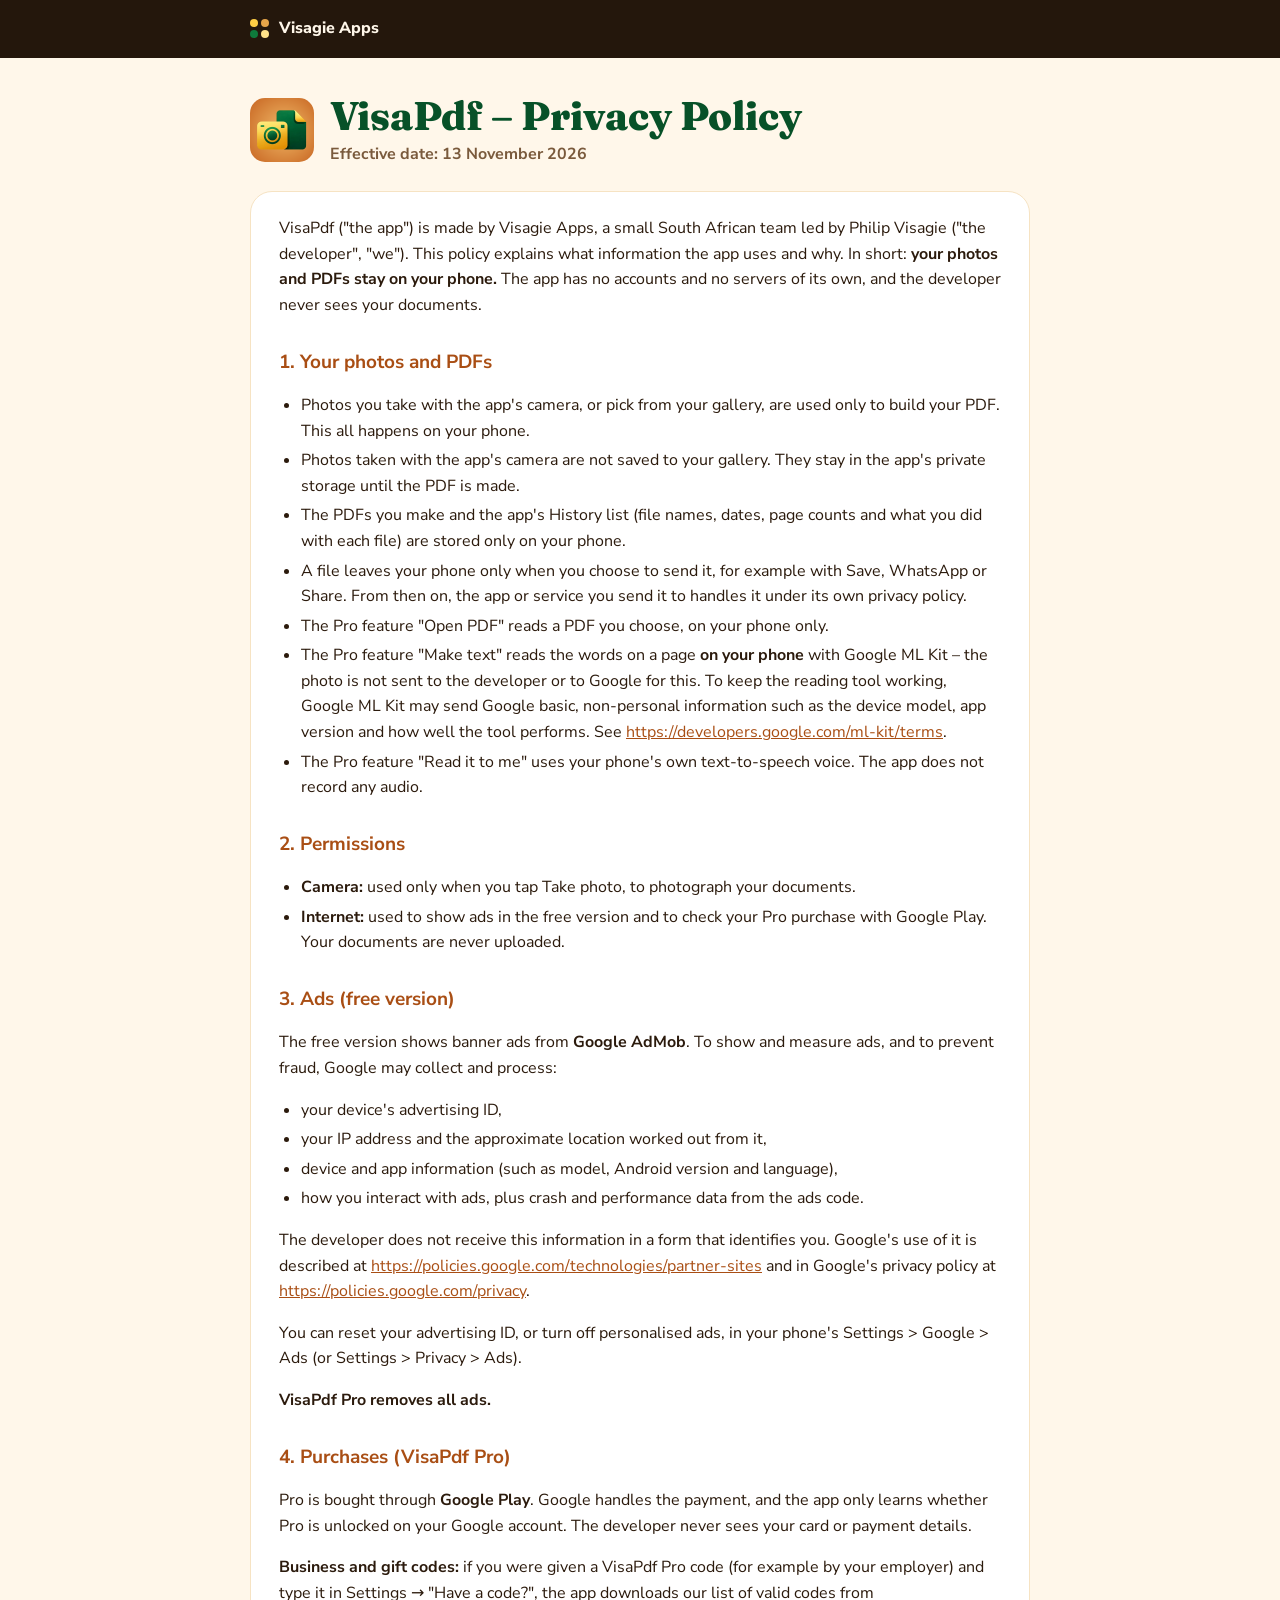
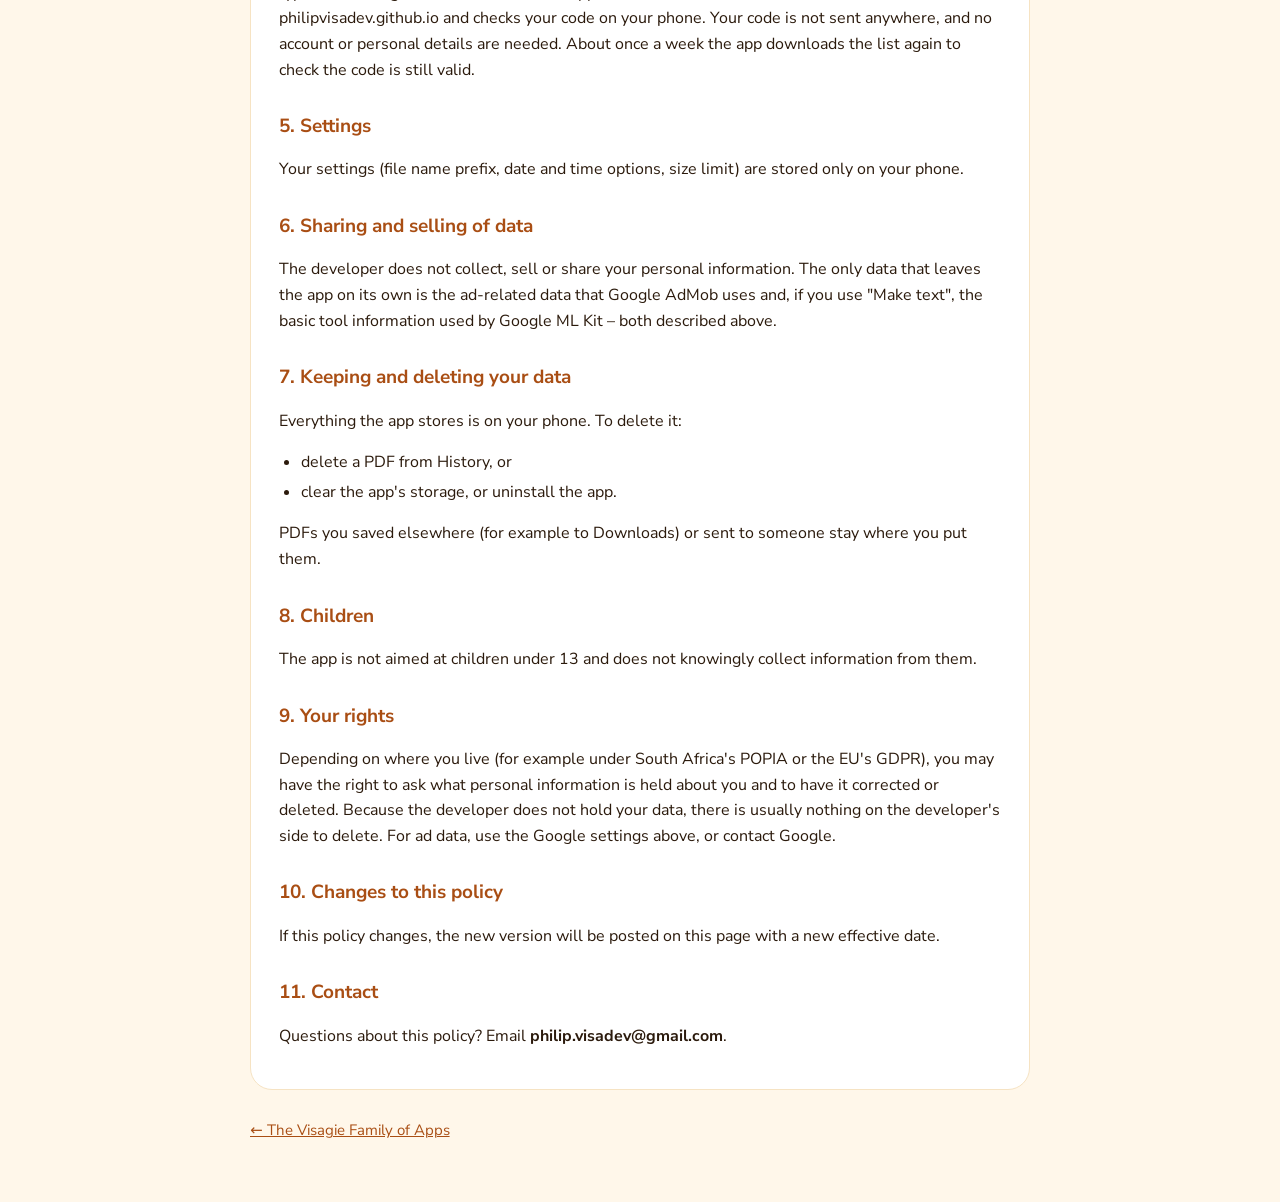
<file: visapdf/privacy.html>
<!doctype html>
<html lang="en">
<head>
<meta charset="utf-8">
<meta name="viewport" content="width=device-width, initial-scale=1">
<title>VisaPdf Privacy Policy</title>
<meta name="description" content="How VisaPdf handles your information. Made by the Visagie Apps team, South Africa.">
<link rel="icon" href="../img/visapdf.png">
<link rel="preconnect" href="https://fonts.googleapis.com">
<link rel="preconnect" href="https://fonts.gstatic.com" crossorigin>
<link href="https://fonts.googleapis.com/css2?family=Fraunces:opsz,wght@9..144,800&family=Nunito+Sans:opsz,wght@6..12,400;6..12,700;6..12,800&display=swap" rel="stylesheet">
<style>
:root{--gold:#FFCE45;--deep-orange:#A94E14;--emerald-deep:#075128;--cream:#FFF7EA;--sand:#F6E3C3;--ink:#2B1A0C;--ink-muted:#7A5A3C;--espresso:#24170C}
*{box-sizing:border-box}
body{margin:0;font-family:"Nunito Sans",system-ui,"Segoe UI",Arial,sans-serif;color:var(--ink);background:var(--cream);line-height:1.6}
.bar{background:var(--espresso)}
.bar a{display:flex;align-items:center;gap:10px;max-width:820px;margin:0 auto;padding:16px 20px;color:var(--cream);text-decoration:none;font-weight:800}
.dots{display:grid;grid-template-columns:repeat(2,8px);gap:3px}.dots i{width:8px;height:8px;border-radius:50%;background:var(--gold)}
.dots i:nth-child(2){background:#E6A54A}.dots i:nth-child(3){background:#0E7A3C}.dots i:nth-child(4){background:#FFE28A}
main{max-width:820px;margin:0 auto;padding:36px 20px 60px}
.head{display:flex;align-items:center;gap:16px;margin-bottom:24px}
.head img{width:64px;height:64px;border-radius:15px;flex:none}
h1{font-family:"Fraunces",Georgia,serif;font-weight:800;font-size:clamp(28px,5vw,40px);line-height:1.1;margin:0;color:var(--emerald-deep)}
.date{margin:4px 0 0;color:var(--ink-muted);font-weight:700}
article{background:#fff;border:1px solid var(--sand);border-radius:22px;padding:8px 28px 24px}
h2{font-size:19px;margin:28px 0 6px;color:var(--deep-orange)}
ul{padding-left:22px}li{margin:4px 0}
a{color:var(--deep-orange);word-break:break-word}
code{background:var(--sand);padding:1px 5px;border-radius:5px;font-size:.92em}
footer{margin-top:28px;color:var(--ink-muted);font-size:15px}
@media (max-width:560px){article{padding:4px 18px 18px}}
</style>
</head>
<body>
<div class="bar"><a href="../"><span class="dots"><i></i><i></i><i></i><i></i></span>Visagie Apps</a></div>
<main>
  <div class="head"><img src="../img/visapdf.png" alt=""><div><h1>VisaPdf – Privacy Policy</h1><p class="date">Effective date: 13 November 2026</p></div></div>
  <article>
<p>VisaPdf ("the app") is made by Visagie Apps, a small South African team led by Philip Visagie (&quot;the developer&quot;, &quot;we&quot;). This policy explains what information the app uses and why. In short: <strong>your photos and PDFs stay on your phone.</strong> The app has no accounts and no servers of its own, and the developer never sees your documents.</p>
<h2>1. Your photos and PDFs</h2>
<ul><li>Photos you take with the app's camera, or pick from your gallery, are used only to build your PDF. This all happens on your phone.</li><li>Photos taken with the app's camera are not saved to your gallery. They stay in the app's private storage until the PDF is made.</li><li>The PDFs you make and the app's History list (file names, dates, page counts and what you did with each file) are stored only on your phone.</li><li>A file leaves your phone only when you choose to send it, for example with Save, WhatsApp or Share. From then on, the app or service you send it to handles it under its own privacy policy.</li><li>The Pro feature "Open PDF" reads a PDF you choose, on your phone only.</li><li>The Pro feature "Make text" reads the words on a page <strong>on your phone</strong> with Google ML Kit – the photo is not sent to the developer or to Google for this. To keep the reading tool working, Google ML Kit may send Google basic, non-personal information such as the device model, app version and how well the tool performs. See <a href="https://developers.google.com/ml-kit/terms">https://developers.google.com/ml-kit/terms</a>.</li><li>The Pro feature "Read it to me" uses your phone's own text-to-speech voice. The app does not record any audio.</li></ul>
<h2>2. Permissions</h2>
<ul><li><strong>Camera:</strong> used only when you tap Take photo, to photograph your documents.</li><li><strong>Internet:</strong> used to show ads in the free version and to check your Pro purchase with Google Play. Your documents are never uploaded.</li></ul>
<h2>3. Ads (free version)</h2>
<p>The free version shows banner ads from <strong>Google AdMob</strong>. To show and measure ads, and to prevent fraud, Google may collect and process:</p>
<ul><li>your device's advertising ID,</li><li>your IP address and the approximate location worked out from it,</li><li>device and app information (such as model, Android version and language),</li><li>how you interact with ads, plus crash and performance data from the ads code.</li></ul>
<p>The developer does not receive this information in a form that identifies you. Google's use of it is described at <a href="https://policies.google.com/technologies/partner-sites">https://policies.google.com/technologies/partner-sites</a> and in Google's privacy policy at <a href="https://policies.google.com/privacy">https://policies.google.com/privacy</a>.</p>
<p>You can reset your advertising ID, or turn off personalised ads, in your phone's Settings &gt; Google &gt; Ads (or Settings &gt; Privacy &gt; Ads).</p>
<p><strong>VisaPdf Pro removes all ads.</strong></p>
<h2>4. Purchases (VisaPdf Pro)</h2>
<p>Pro is bought through <strong>Google Play</strong>. Google handles the payment, and the app only learns whether Pro is unlocked on your Google account. The developer never sees your card or payment details.</p>
<p><strong>Business and gift codes:</strong> if you were given a VisaPdf Pro code (for example by your employer) and type it in Settings → "Have a code?", the app downloads our list of valid codes from philipvisadev.github.io and checks your code on your phone. Your code is not sent anywhere, and no account or personal details are needed. About once a week the app downloads the list again to check the code is still valid.</p>
<h2>5. Settings</h2>
<p>Your settings (file name prefix, date and time options, size limit) are stored only on your phone.</p>
<h2>6. Sharing and selling of data</h2>
<p>The developer does not collect, sell or share your personal information. The only data that leaves the app on its own is the ad-related data that Google AdMob uses and, if you use "Make text", the basic tool information used by Google ML Kit – both described above.</p>
<h2>7. Keeping and deleting your data</h2>
<p>Everything the app stores is on your phone. To delete it:</p>
<ul><li>delete a PDF from History, or</li><li>clear the app's storage, or uninstall the app.</li></ul>
<p>PDFs you saved elsewhere (for example to Downloads) or sent to someone stay where you put them.</p>
<h2>8. Children</h2>
<p>The app is not aimed at children under 13 and does not knowingly collect information from them.</p>
<h2>9. Your rights</h2>
<p>Depending on where you live (for example under South Africa's POPIA or the EU's GDPR), you may have the right to ask what personal information is held about you and to have it corrected or deleted. Because the developer does not hold your data, there is usually nothing on the developer's side to delete. For ad data, use the Google settings above, or contact Google.</p>
<h2>10. Changes to this policy</h2>
<p>If this policy changes, the new version will be posted on this page with a new effective date.</p>
<h2>11. Contact</h2>
<p>Questions about this policy? Email <strong>philip.visadev@gmail.com</strong>.</p>
  </article>
  <footer><a href="../">← The Visagie Family of Apps</a></footer>
</main>
</body>
</html>
</file>
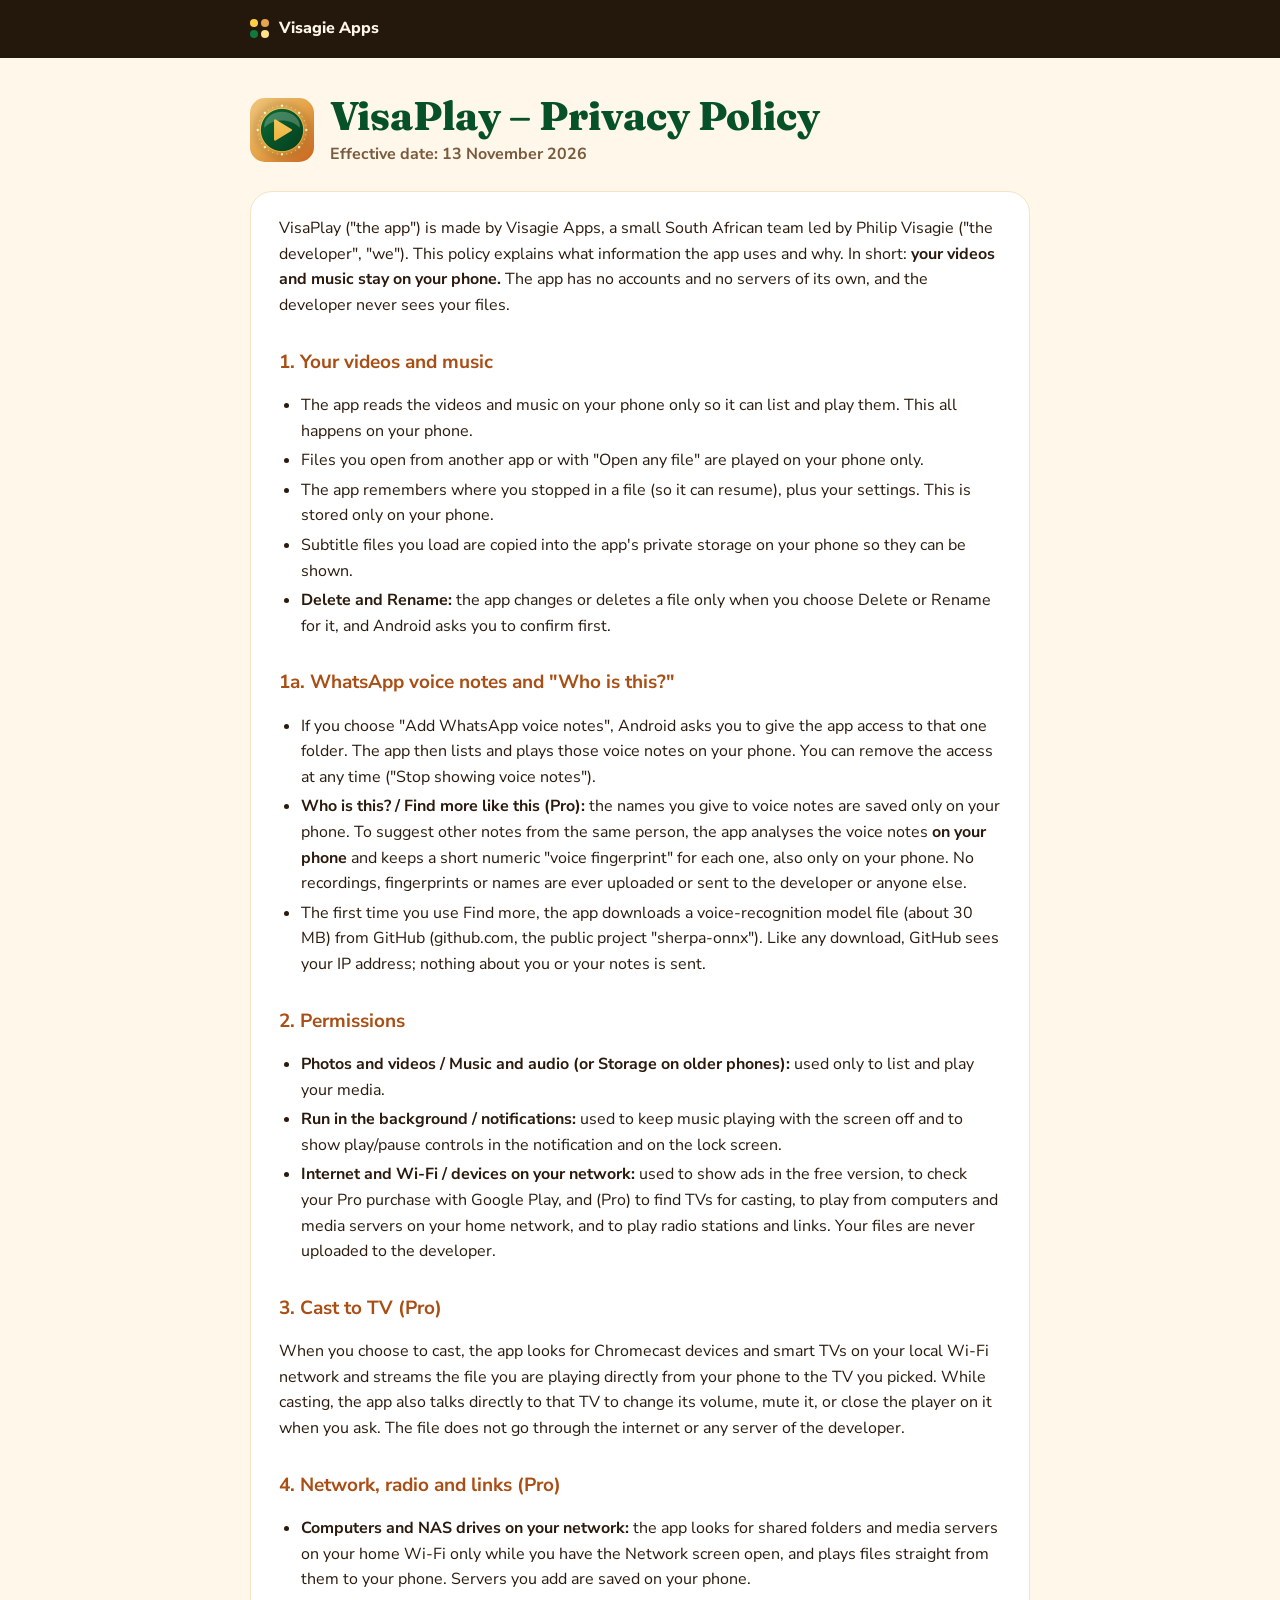
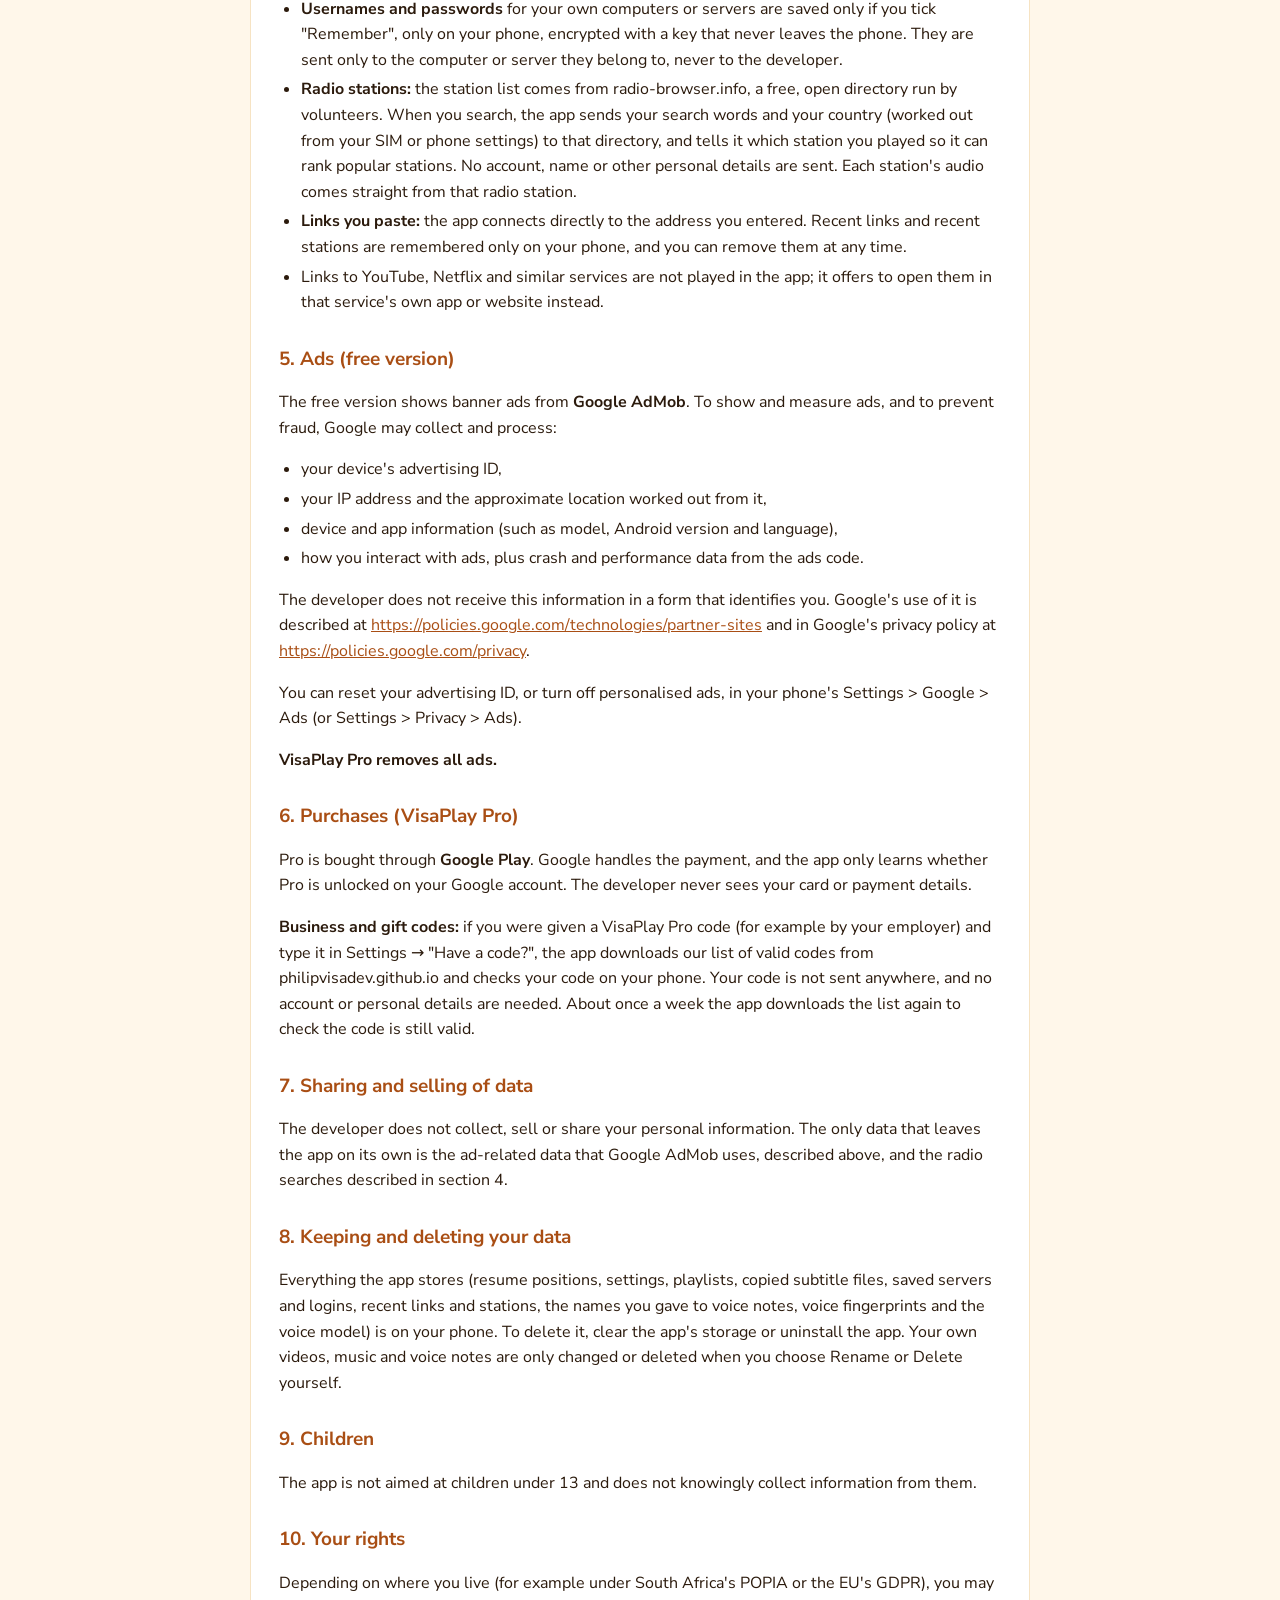
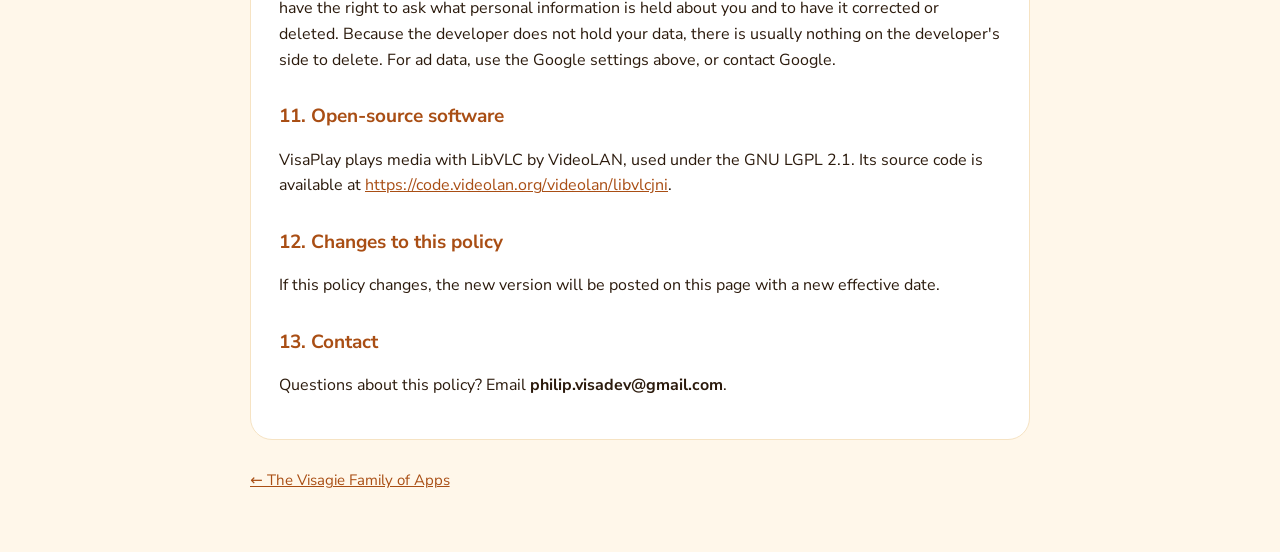
<file: visaplay/privacy.html>
<!doctype html>
<html lang="en">
<head>
<meta charset="utf-8">
<meta name="viewport" content="width=device-width, initial-scale=1">
<title>VisaPlay Privacy Policy</title>
<meta name="description" content="How VisaPlay handles your information. Made by the Visagie Apps team, South Africa.">
<link rel="icon" href="../img/visaplay.png">
<link rel="preconnect" href="https://fonts.googleapis.com">
<link rel="preconnect" href="https://fonts.gstatic.com" crossorigin>
<link href="https://fonts.googleapis.com/css2?family=Fraunces:opsz,wght@9..144,800&family=Nunito+Sans:opsz,wght@6..12,400;6..12,700;6..12,800&display=swap" rel="stylesheet">
<style>
:root{--gold:#FFCE45;--deep-orange:#A94E14;--emerald-deep:#075128;--cream:#FFF7EA;--sand:#F6E3C3;--ink:#2B1A0C;--ink-muted:#7A5A3C;--espresso:#24170C}
*{box-sizing:border-box}
body{margin:0;font-family:"Nunito Sans",system-ui,"Segoe UI",Arial,sans-serif;color:var(--ink);background:var(--cream);line-height:1.6}
.bar{background:var(--espresso)}
.bar a{display:flex;align-items:center;gap:10px;max-width:820px;margin:0 auto;padding:16px 20px;color:var(--cream);text-decoration:none;font-weight:800}
.dots{display:grid;grid-template-columns:repeat(2,8px);gap:3px}.dots i{width:8px;height:8px;border-radius:50%;background:var(--gold)}
.dots i:nth-child(2){background:#E6A54A}.dots i:nth-child(3){background:#0E7A3C}.dots i:nth-child(4){background:#FFE28A}
main{max-width:820px;margin:0 auto;padding:36px 20px 60px}
.head{display:flex;align-items:center;gap:16px;margin-bottom:24px}
.head img{width:64px;height:64px;border-radius:15px;flex:none}
h1{font-family:"Fraunces",Georgia,serif;font-weight:800;font-size:clamp(28px,5vw,40px);line-height:1.1;margin:0;color:var(--emerald-deep)}
.date{margin:4px 0 0;color:var(--ink-muted);font-weight:700}
article{background:#fff;border:1px solid var(--sand);border-radius:22px;padding:8px 28px 24px}
h2{font-size:19px;margin:28px 0 6px;color:var(--deep-orange)}
ul{padding-left:22px}li{margin:4px 0}
a{color:var(--deep-orange);word-break:break-word}
code{background:var(--sand);padding:1px 5px;border-radius:5px;font-size:.92em}
footer{margin-top:28px;color:var(--ink-muted);font-size:15px}
@media (max-width:560px){article{padding:4px 18px 18px}}
</style>
</head>
<body>
<div class="bar"><a href="../"><span class="dots"><i></i><i></i><i></i><i></i></span>Visagie Apps</a></div>
<main>
  <div class="head"><img src="../img/visaplay.png" alt=""><div><h1>VisaPlay – Privacy Policy</h1><p class="date">Effective date: 13 November 2026</p></div></div>
  <article>
<p>VisaPlay ("the app") is made by Visagie Apps, a small South African team led by Philip Visagie (&quot;the developer&quot;, &quot;we&quot;). This policy explains what information the app uses and why. In short: <strong>your videos and music stay on your phone.</strong> The app has no accounts and no servers of its own, and the developer never sees your files.</p>
<h2>1. Your videos and music</h2>
<ul><li>The app reads the videos and music on your phone only so it can list and play them. This all happens on your phone.</li><li>Files you open from another app or with "Open any file" are played on your phone only.</li><li>The app remembers where you stopped in a file (so it can resume), plus your settings. This is stored only on your phone.</li><li>Subtitle files you load are copied into the app's private storage on your phone so they can be shown.</li><li><strong>Delete and Rename:</strong> the app changes or deletes a file only when you choose Delete or Rename for it, and Android asks you to confirm first.</li></ul>
<h2>1a. WhatsApp voice notes and "Who is this?"</h2>
<ul><li>If you choose "Add WhatsApp voice notes", Android asks you to give the app access to that one folder. The app then lists and plays those voice notes on your phone. You can remove the access at any time ("Stop showing voice notes").</li><li><strong>Who is this? / Find more like this (Pro):</strong> the names you give to voice notes are saved only on your phone. To suggest other notes from the same person, the app analyses the voice notes <strong>on your phone</strong> and keeps a short numeric "voice fingerprint" for each one, also only on your phone. No recordings, fingerprints or names are ever uploaded or sent to the developer or anyone else.</li><li>The first time you use Find more, the app downloads a voice-recognition model file (about 30 MB) from GitHub (github.com, the public project "sherpa-onnx"). Like any download, GitHub sees your IP address; nothing about you or your notes is sent.</li></ul>
<h2>2. Permissions</h2>
<ul><li><strong>Photos and videos / Music and audio (or Storage on older phones):</strong> used only to list and play your media.</li><li><strong>Run in the background / notifications:</strong> used to keep music playing with the screen off and to show play/pause controls in the notification and on the lock screen.</li><li><strong>Internet and Wi-Fi / devices on your network:</strong> used to show ads in the free version, to check your Pro purchase with Google Play, and (Pro) to find TVs for casting, to play from computers and media servers on your home network, and to play radio stations and links. Your files are never uploaded to the developer.</li></ul>
<h2>3. Cast to TV (Pro)</h2>
<p>When you choose to cast, the app looks for Chromecast devices and smart TVs on your local Wi-Fi network and streams the file you are playing directly from your phone to the TV you picked. While casting, the app also talks directly to that TV to change its volume, mute it, or close the player on it when you ask. The file does not go through the internet or any server of the developer.</p>
<h2>4. Network, radio and links (Pro)</h2>
<ul><li><strong>Computers and NAS drives on your network:</strong> the app looks for shared folders and media servers on your home Wi-Fi only while you have the Network screen open, and plays files straight from them to your phone. Servers you add are saved on your phone.</li><li><strong>Usernames and passwords</strong> for your own computers or servers are saved only if you tick "Remember", only on your phone, encrypted with a key that never leaves the phone. They are sent only to the computer or server they belong to, never to the developer.</li><li><strong>Radio stations:</strong> the station list comes from radio-browser.info, a free, open directory run by volunteers. When you search, the app sends your search words and your country (worked out from your SIM or phone settings) to that directory, and tells it which station you played so it can rank popular stations. No account, name or other personal details are sent. Each station's audio comes straight from that radio station.</li><li><strong>Links you paste:</strong> the app connects directly to the address you entered. Recent links and recent stations are remembered only on your phone, and you can remove them at any time.</li><li>Links to YouTube, Netflix and similar services are not played in the app; it offers to open them in that service's own app or website instead.</li></ul>
<h2>5. Ads (free version)</h2>
<p>The free version shows banner ads from <strong>Google AdMob</strong>. To show and measure ads, and to prevent fraud, Google may collect and process:</p>
<ul><li>your device's advertising ID,</li><li>your IP address and the approximate location worked out from it,</li><li>device and app information (such as model, Android version and language),</li><li>how you interact with ads, plus crash and performance data from the ads code.</li></ul>
<p>The developer does not receive this information in a form that identifies you. Google's use of it is described at <a href="https://policies.google.com/technologies/partner-sites">https://policies.google.com/technologies/partner-sites</a> and in Google's privacy policy at <a href="https://policies.google.com/privacy">https://policies.google.com/privacy</a>.</p>
<p>You can reset your advertising ID, or turn off personalised ads, in your phone's Settings &gt; Google &gt; Ads (or Settings &gt; Privacy &gt; Ads).</p>
<p><strong>VisaPlay Pro removes all ads.</strong></p>
<h2>6. Purchases (VisaPlay Pro)</h2>
<p>Pro is bought through <strong>Google Play</strong>. Google handles the payment, and the app only learns whether Pro is unlocked on your Google account. The developer never sees your card or payment details.</p>
<p><strong>Business and gift codes:</strong> if you were given a VisaPlay Pro code (for example by your employer) and type it in Settings → "Have a code?", the app downloads our list of valid codes from philipvisadev.github.io and checks your code on your phone. Your code is not sent anywhere, and no account or personal details are needed. About once a week the app downloads the list again to check the code is still valid.</p>
<h2>7. Sharing and selling of data</h2>
<p>The developer does not collect, sell or share your personal information. The only data that leaves the app on its own is the ad-related data that Google AdMob uses, described above, and the radio searches described in section 4.</p>
<h2>8. Keeping and deleting your data</h2>
<p>Everything the app stores (resume positions, settings, playlists, copied subtitle files, saved servers and logins, recent links and stations, the names you gave to voice notes, voice fingerprints and the voice model) is on your phone. To delete it, clear the app's storage or uninstall the app. Your own videos, music and voice notes are only changed or deleted when you choose Rename or Delete yourself.</p>
<h2>9. Children</h2>
<p>The app is not aimed at children under 13 and does not knowingly collect information from them.</p>
<h2>10. Your rights</h2>
<p>Depending on where you live (for example under South Africa's POPIA or the EU's GDPR), you may have the right to ask what personal information is held about you and to have it corrected or deleted. Because the developer does not hold your data, there is usually nothing on the developer's side to delete. For ad data, use the Google settings above, or contact Google.</p>
<h2>11. Open-source software</h2>
<p>VisaPlay plays media with LibVLC by VideoLAN, used under the GNU LGPL 2.1. Its source code is available at <a href="https://code.videolan.org/videolan/libvlcjni">https://code.videolan.org/videolan/libvlcjni</a>.</p>
<h2>12. Changes to this policy</h2>
<p>If this policy changes, the new version will be posted on this page with a new effective date.</p>
<h2>13. Contact</h2>
<p>Questions about this policy? Email <strong>philip.visadev@gmail.com</strong>.</p>
  </article>
  <footer><a href="../">← The Visagie Family of Apps</a></footer>
</main>
</body>
</html>
</file>
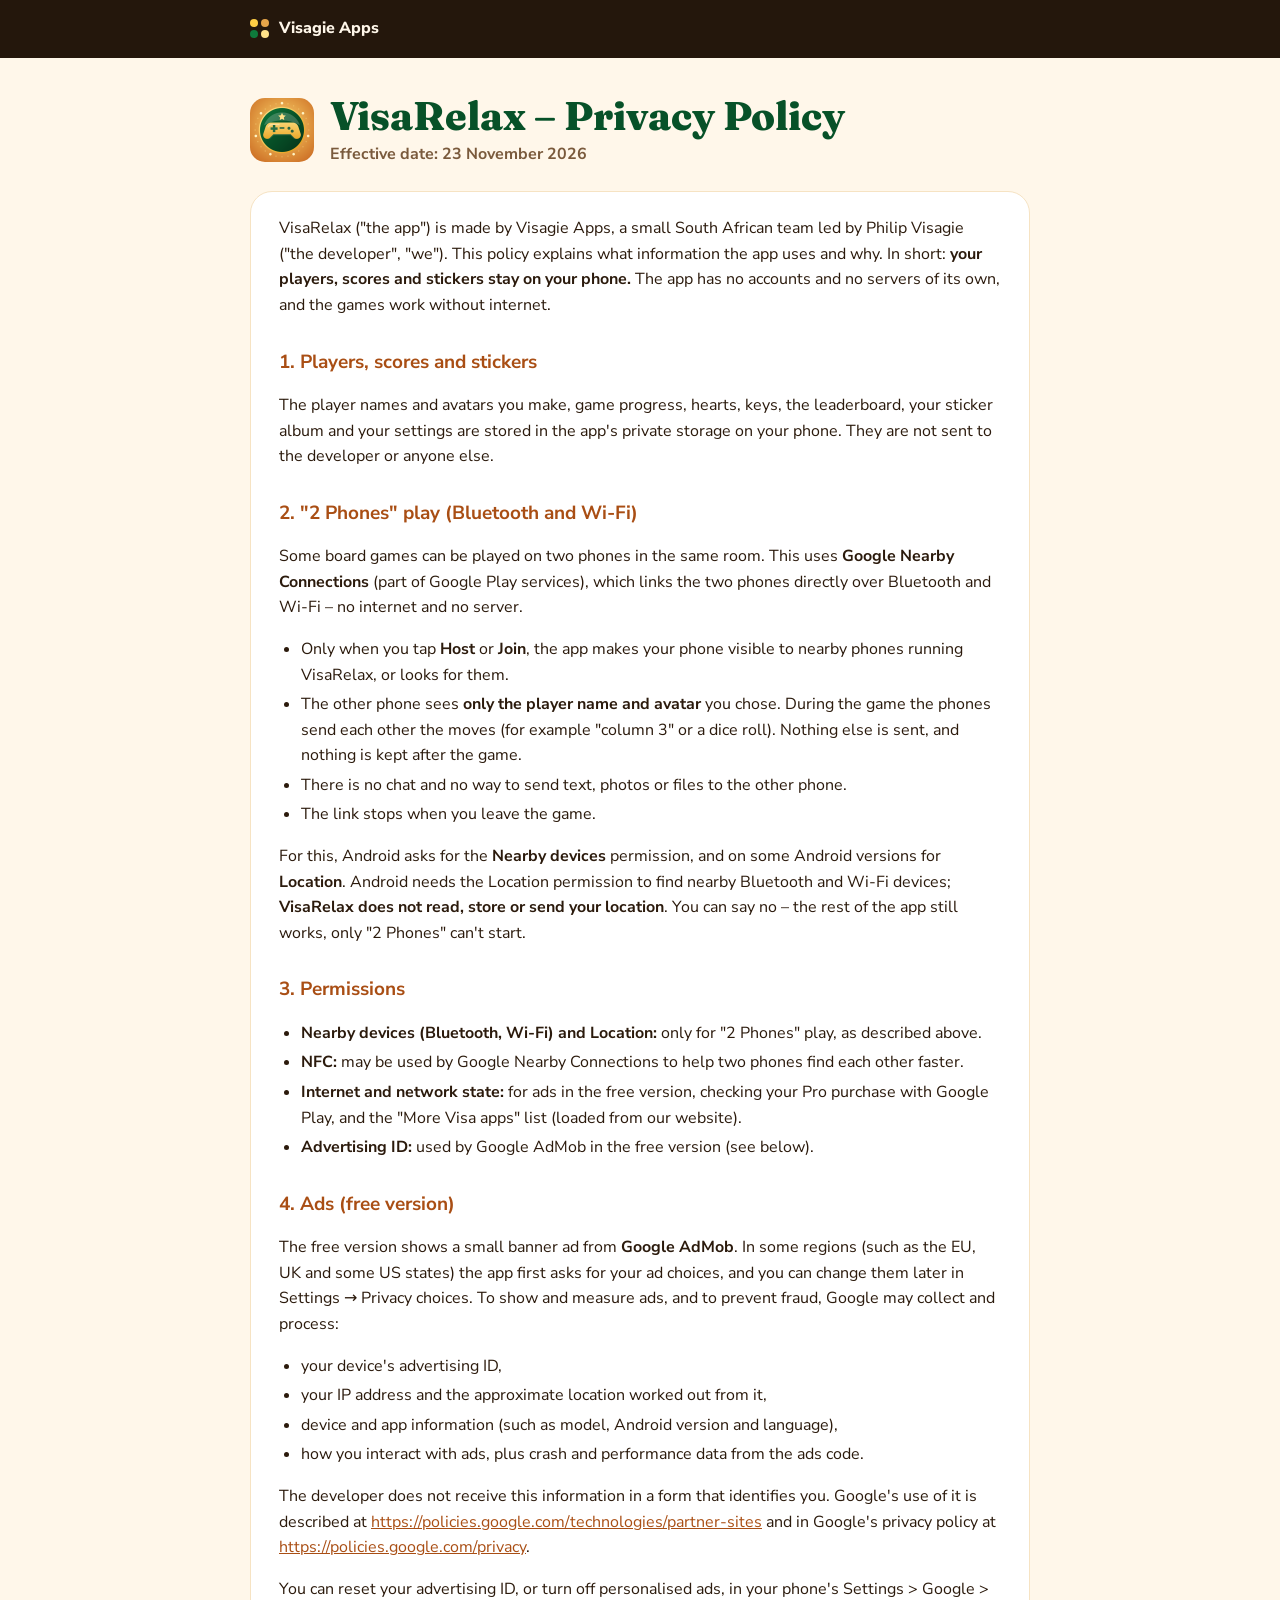
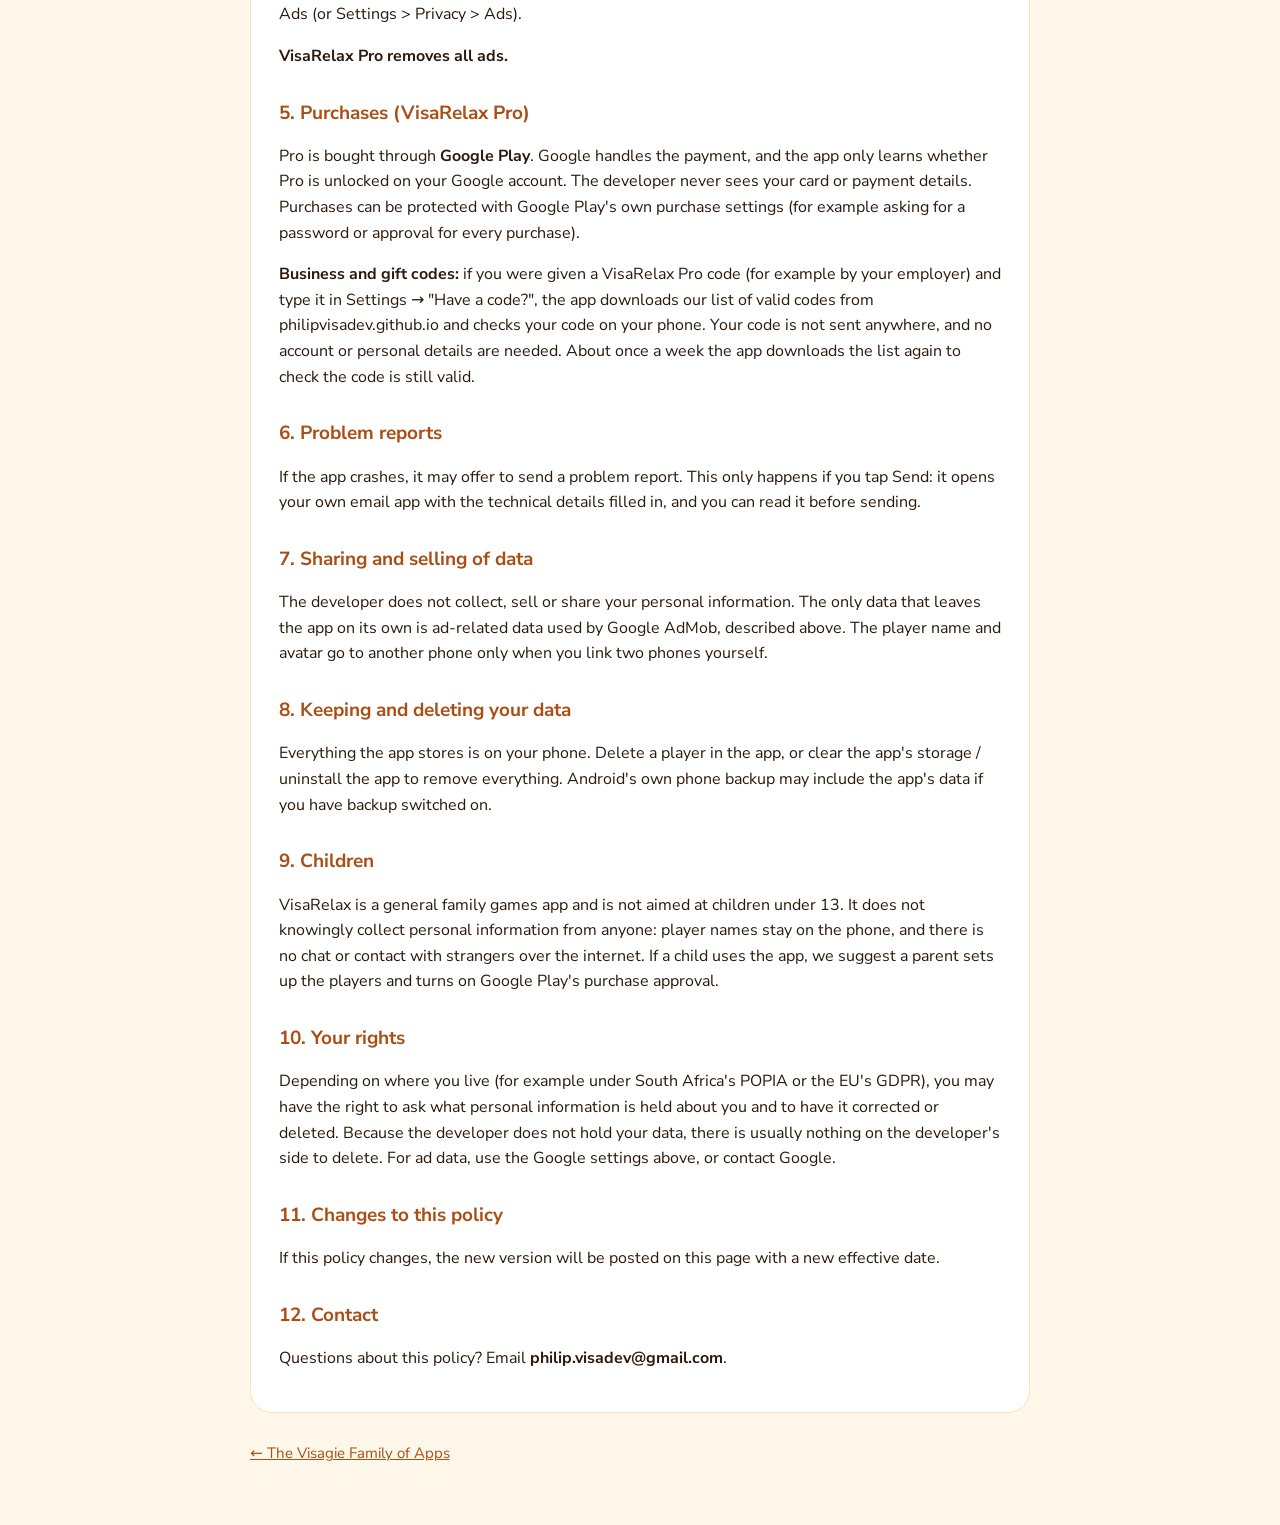
<file: visarelax/privacy.html>
<!doctype html>
<html lang="en">
<head>
<meta charset="utf-8">
<meta name="viewport" content="width=device-width, initial-scale=1">
<title>VisaRelax Privacy Policy</title>
<meta name="description" content="How VisaRelax handles your information. Made by the Visagie Apps team, South Africa.">
<link rel="icon" href="../img/visarelax.png">
<link rel="preconnect" href="https://fonts.googleapis.com">
<link rel="preconnect" href="https://fonts.gstatic.com" crossorigin>
<link href="https://fonts.googleapis.com/css2?family=Fraunces:opsz,wght@9..144,800&family=Nunito+Sans:opsz,wght@6..12,400;6..12,700;6..12,800&display=swap" rel="stylesheet">
<style>
:root{--gold:#FFCE45;--deep-orange:#A94E14;--emerald-deep:#075128;--cream:#FFF7EA;--sand:#F6E3C3;--ink:#2B1A0C;--ink-muted:#7A5A3C;--espresso:#24170C}
*{box-sizing:border-box}
body{margin:0;font-family:"Nunito Sans",system-ui,"Segoe UI",Arial,sans-serif;color:var(--ink);background:var(--cream);line-height:1.6}
.bar{background:var(--espresso)}
.bar a{display:flex;align-items:center;gap:10px;max-width:820px;margin:0 auto;padding:16px 20px;color:var(--cream);text-decoration:none;font-weight:800}
.dots{display:grid;grid-template-columns:repeat(2,8px);gap:3px}.dots i{width:8px;height:8px;border-radius:50%;background:var(--gold)}
.dots i:nth-child(2){background:#E6A54A}.dots i:nth-child(3){background:#0E7A3C}.dots i:nth-child(4){background:#FFE28A}
main{max-width:820px;margin:0 auto;padding:36px 20px 60px}
.head{display:flex;align-items:center;gap:16px;margin-bottom:24px}
.head img{width:64px;height:64px;border-radius:15px;flex:none}
h1{font-family:"Fraunces",Georgia,serif;font-weight:800;font-size:clamp(28px,5vw,40px);line-height:1.1;margin:0;color:var(--emerald-deep)}
.date{margin:4px 0 0;color:var(--ink-muted);font-weight:700}
article{background:#fff;border:1px solid var(--sand);border-radius:22px;padding:8px 28px 24px}
h2{font-size:19px;margin:28px 0 6px;color:var(--deep-orange)}
ul{padding-left:22px}li{margin:4px 0}
a{color:var(--deep-orange);word-break:break-word}
code{background:var(--sand);padding:1px 5px;border-radius:5px;font-size:.92em}
footer{margin-top:28px;color:var(--ink-muted);font-size:15px}
@media (max-width:560px){article{padding:4px 18px 18px}}
</style>
</head>
<body>
<div class="bar"><a href="../"><span class="dots"><i></i><i></i><i></i><i></i></span>Visagie Apps</a></div>
<main>
  <div class="head"><img src="../img/visarelax.png" alt=""><div><h1>VisaRelax – Privacy Policy</h1><p class="date">Effective date: 23 November 2026</p></div></div>
  <article>
<p>VisaRelax ("the app") is made by Visagie Apps, a small South African team led by Philip Visagie (&quot;the developer&quot;, &quot;we&quot;). This policy explains what information the app uses and why. In short: <strong>your players, scores and stickers stay on your phone.</strong> The app has no accounts and no servers of its own, and the games work without internet.</p>
<h2>1. Players, scores and stickers</h2>
<p>The player names and avatars you make, game progress, hearts, keys, the leaderboard, your sticker album and your settings are stored in the app's private storage on your phone. They are not sent to the developer or anyone else.</p>
<h2>2. "2 Phones" play (Bluetooth and Wi-Fi)</h2>
<p>Some board games can be played on two phones in the same room. This uses <strong>Google Nearby Connections</strong> (part of Google Play services), which links the two phones directly over Bluetooth and Wi-Fi – no internet and no server.</p>
<ul><li>Only when you tap <strong>Host</strong> or <strong>Join</strong>, the app makes your phone visible to nearby phones running VisaRelax, or looks for them.</li><li>The other phone sees <strong>only the player name and avatar</strong> you chose. During the game the phones send each other the moves (for example "column 3" or a dice roll). Nothing else is sent, and nothing is kept after the game.</li><li>There is no chat and no way to send text, photos or files to the other phone.</li><li>The link stops when you leave the game.</li></ul>
<p>For this, Android asks for the <strong>Nearby devices</strong> permission, and on some Android versions for <strong>Location</strong>. Android needs the Location permission to find nearby Bluetooth and Wi-Fi devices; <strong>VisaRelax does not read, store or send your location</strong>. You can say no – the rest of the app still works, only "2 Phones" can't start.</p>
<h2>3. Permissions</h2>
<ul><li><strong>Nearby devices (Bluetooth, Wi-Fi) and Location:</strong> only for "2 Phones" play, as described above.</li><li><strong>NFC:</strong> may be used by Google Nearby Connections to help two phones find each other faster.</li><li><strong>Internet and network state:</strong> for ads in the free version, checking your Pro purchase with Google Play, and the "More Visa apps" list (loaded from our website).</li><li><strong>Advertising ID:</strong> used by Google AdMob in the free version (see below).</li></ul>
<h2>4. Ads (free version)</h2>
<p>The free version shows a small banner ad from <strong>Google AdMob</strong>. In some regions (such as the EU, UK and some US states) the app first asks for your ad choices, and you can change them later in Settings → Privacy choices. To show and measure ads, and to prevent fraud, Google may collect and process:</p>
<ul><li>your device's advertising ID,</li><li>your IP address and the approximate location worked out from it,</li><li>device and app information (such as model, Android version and language),</li><li>how you interact with ads, plus crash and performance data from the ads code.</li></ul>
<p>The developer does not receive this information in a form that identifies you. Google's use of it is described at <a href="https://policies.google.com/technologies/partner-sites">https://policies.google.com/technologies/partner-sites</a> and in Google's privacy policy at <a href="https://policies.google.com/privacy">https://policies.google.com/privacy</a>.</p>
<p>You can reset your advertising ID, or turn off personalised ads, in your phone's Settings &gt; Google &gt; Ads (or Settings &gt; Privacy &gt; Ads).</p>
<p><strong>VisaRelax Pro removes all ads.</strong></p>
<h2>5. Purchases (VisaRelax Pro)</h2>
<p>Pro is bought through <strong>Google Play</strong>. Google handles the payment, and the app only learns whether Pro is unlocked on your Google account. The developer never sees your card or payment details. Purchases can be protected with Google Play's own purchase settings (for example asking for a password or approval for every purchase).</p>
<p><strong>Business and gift codes:</strong> if you were given a VisaRelax Pro code (for example by your employer) and type it in Settings → "Have a code?", the app downloads our list of valid codes from philipvisadev.github.io and checks your code on your phone. Your code is not sent anywhere, and no account or personal details are needed. About once a week the app downloads the list again to check the code is still valid.</p>
<h2>6. Problem reports</h2>
<p>If the app crashes, it may offer to send a problem report. This only happens if you tap Send: it opens your own email app with the technical details filled in, and you can read it before sending.</p>
<h2>7. Sharing and selling of data</h2>
<p>The developer does not collect, sell or share your personal information. The only data that leaves the app on its own is ad-related data used by Google AdMob, described above. The player name and avatar go to another phone only when you link two phones yourself.</p>
<h2>8. Keeping and deleting your data</h2>
<p>Everything the app stores is on your phone. Delete a player in the app, or clear the app's storage / uninstall the app to remove everything. Android's own phone backup may include the app's data if you have backup switched on.</p>
<h2>9. Children</h2>
<p>VisaRelax is a general family games app and is not aimed at children under 13. It does not knowingly collect personal information from anyone: player names stay on the phone, and there is no chat or contact with strangers over the internet. If a child uses the app, we suggest a parent sets up the players and turns on Google Play's purchase approval.</p>
<h2>10. Your rights</h2>
<p>Depending on where you live (for example under South Africa's POPIA or the EU's GDPR), you may have the right to ask what personal information is held about you and to have it corrected or deleted. Because the developer does not hold your data, there is usually nothing on the developer's side to delete. For ad data, use the Google settings above, or contact Google.</p>
<h2>11. Changes to this policy</h2>
<p>If this policy changes, the new version will be posted on this page with a new effective date.</p>
<h2>12. Contact</h2>
<p>Questions about this policy? Email <strong>philip.visadev@gmail.com</strong>.</p>
  </article>
  <footer><a href="../">← The Visagie Family of Apps</a></footer>
</main>
</body>
</html>
</file>
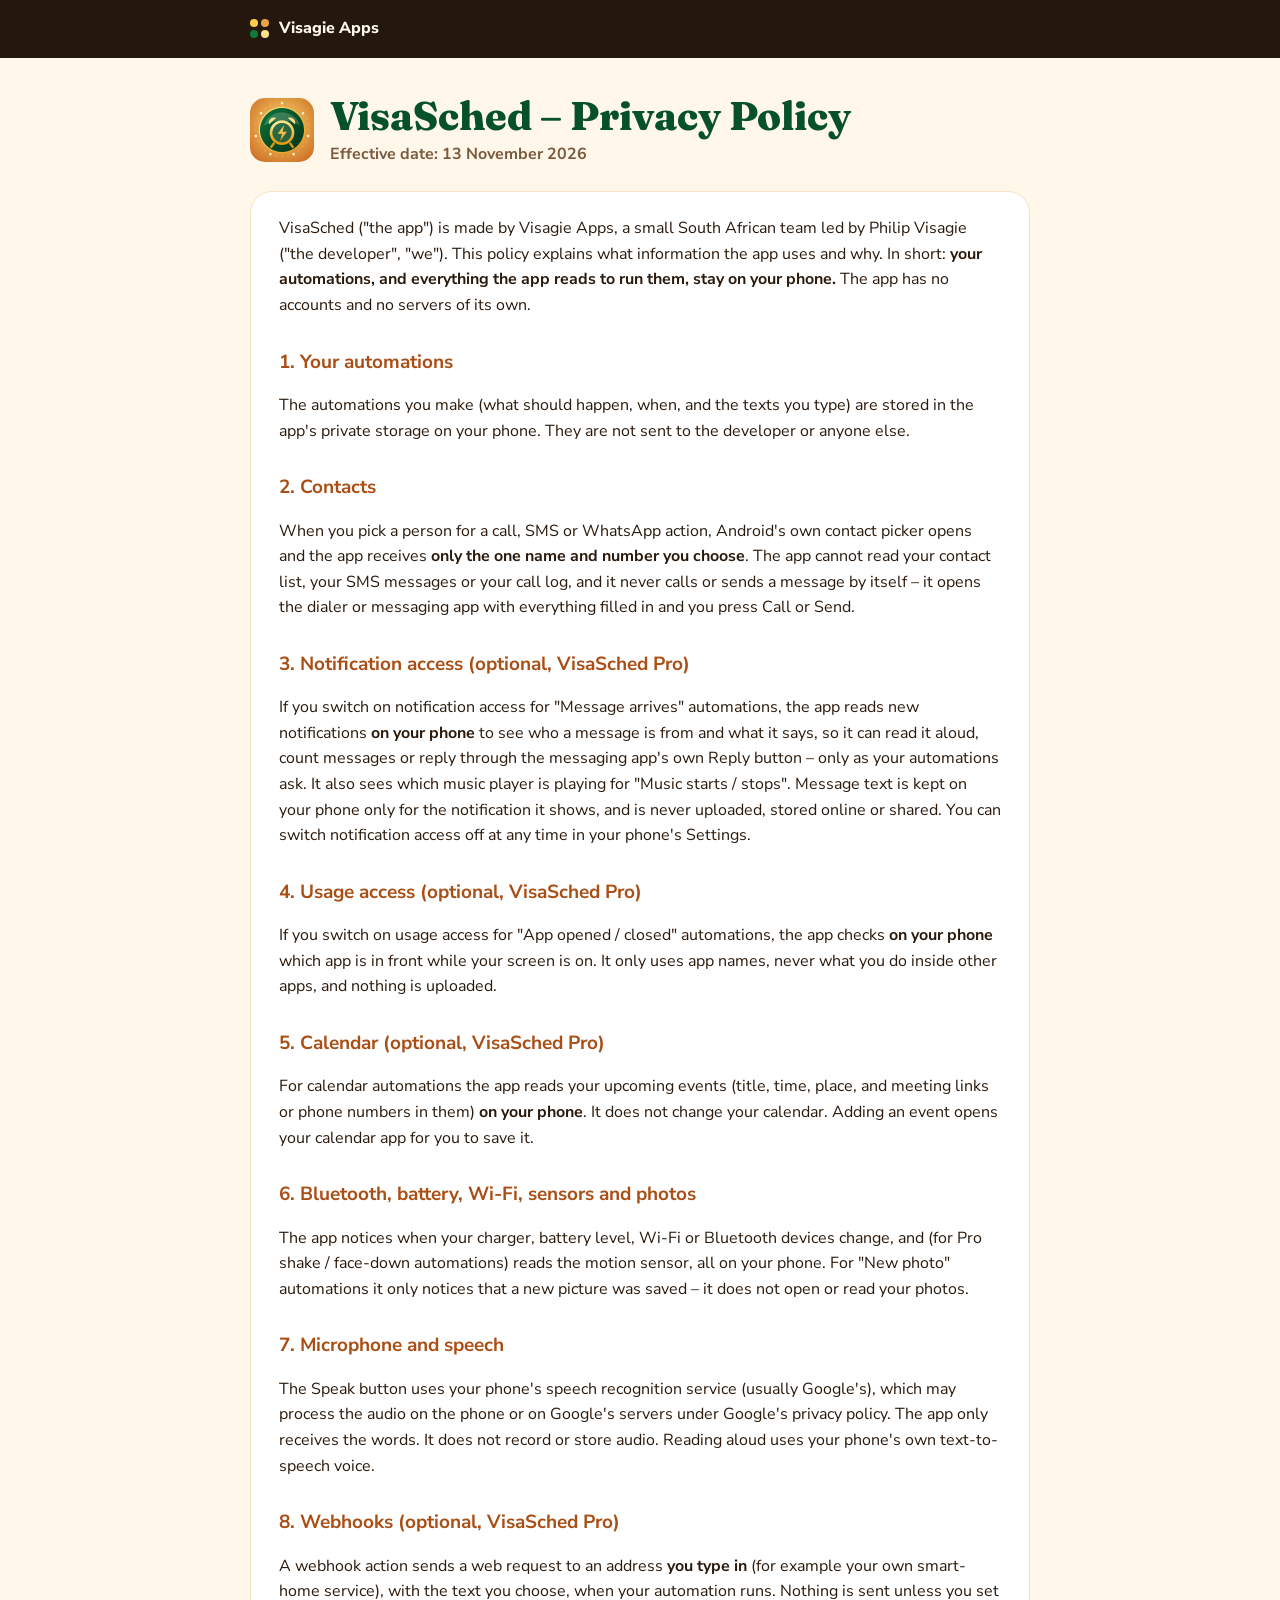
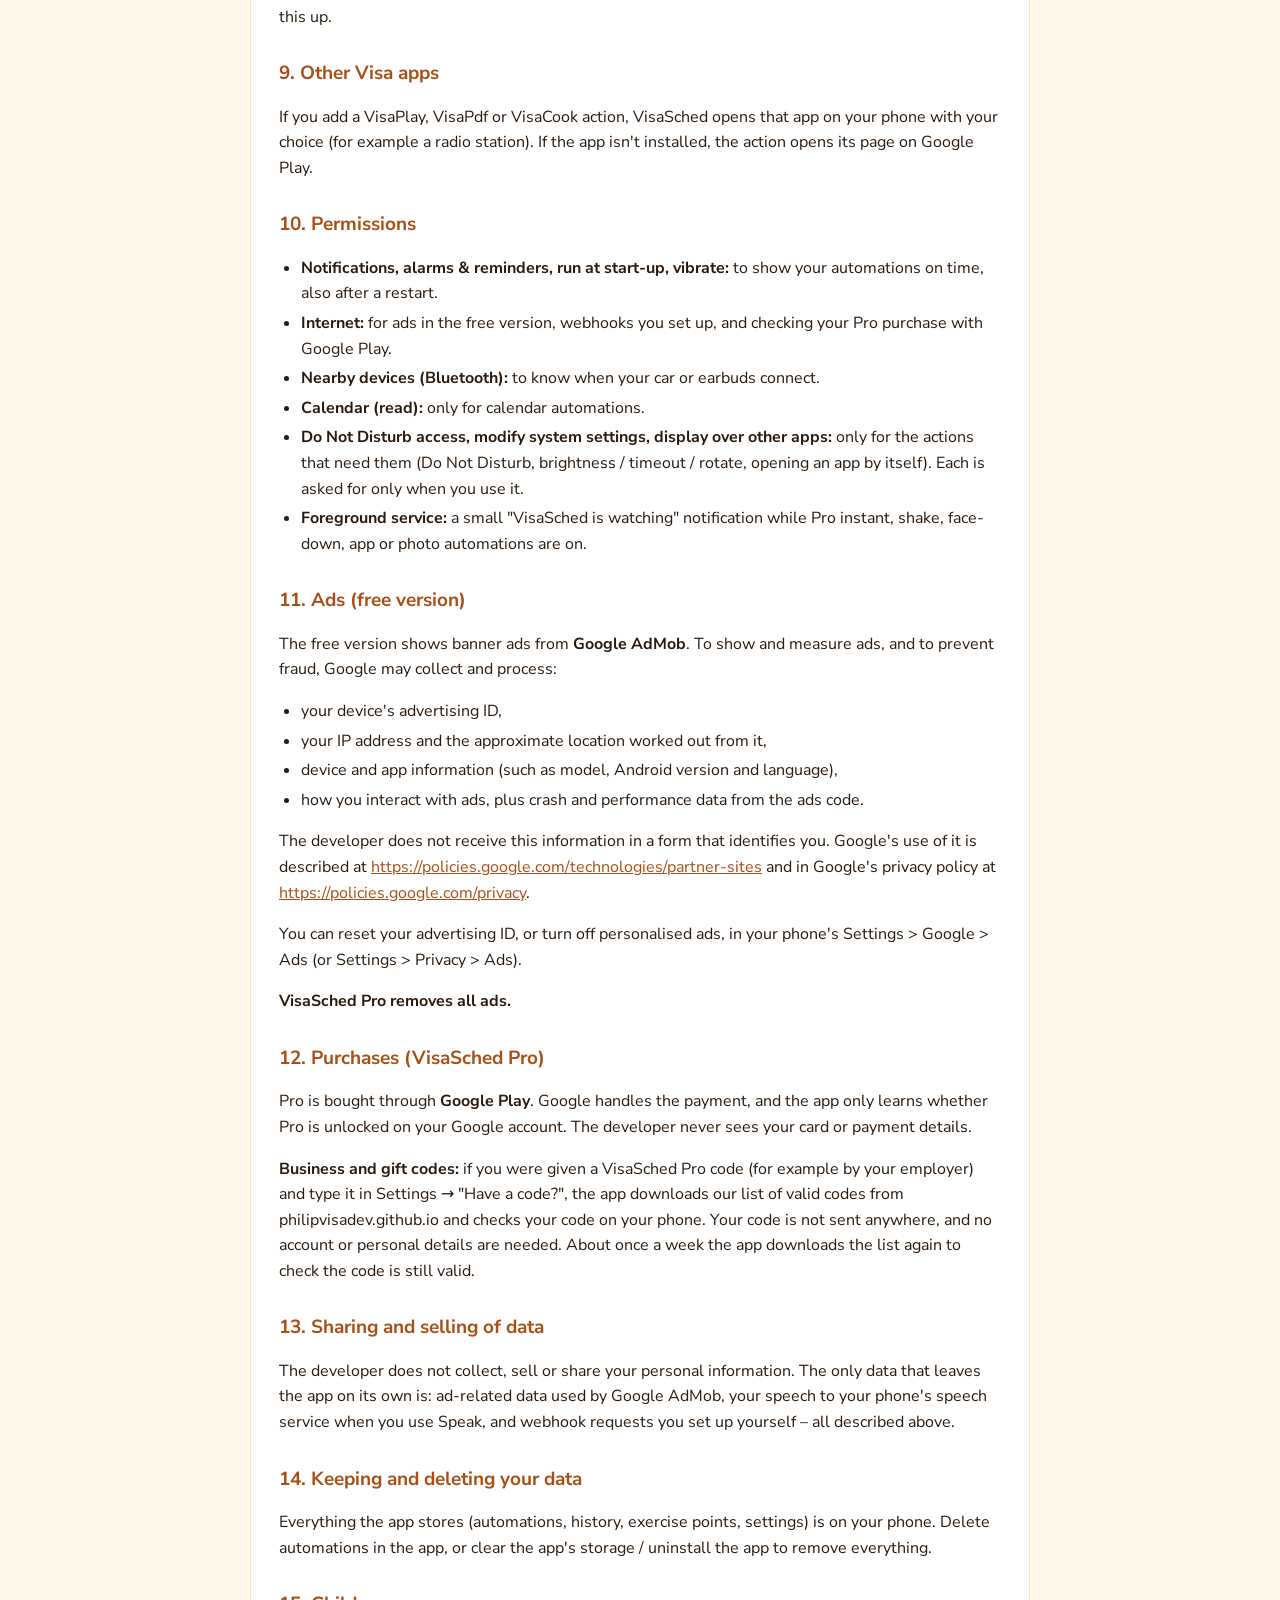
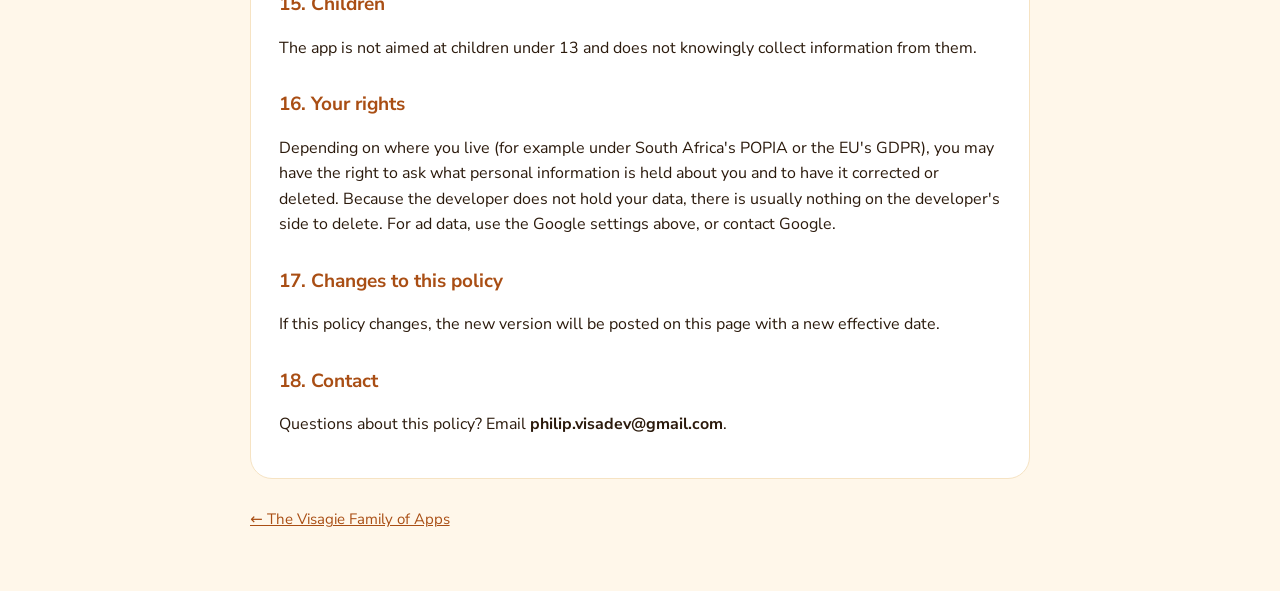
<file: visasched/privacy.html>
<!doctype html>
<html lang="en">
<head>
<meta charset="utf-8">
<meta name="viewport" content="width=device-width, initial-scale=1">
<title>VisaSched Privacy Policy</title>
<meta name="description" content="How VisaSched handles your information. Made by the Visagie Apps team, South Africa.">
<link rel="icon" href="../img/visasched.png">
<link rel="preconnect" href="https://fonts.googleapis.com">
<link rel="preconnect" href="https://fonts.gstatic.com" crossorigin>
<link href="https://fonts.googleapis.com/css2?family=Fraunces:opsz,wght@9..144,800&family=Nunito+Sans:opsz,wght@6..12,400;6..12,700;6..12,800&display=swap" rel="stylesheet">
<style>
:root{--gold:#FFCE45;--deep-orange:#A94E14;--emerald-deep:#075128;--cream:#FFF7EA;--sand:#F6E3C3;--ink:#2B1A0C;--ink-muted:#7A5A3C;--espresso:#24170C}
*{box-sizing:border-box}
body{margin:0;font-family:"Nunito Sans",system-ui,"Segoe UI",Arial,sans-serif;color:var(--ink);background:var(--cream);line-height:1.6}
.bar{background:var(--espresso)}
.bar a{display:flex;align-items:center;gap:10px;max-width:820px;margin:0 auto;padding:16px 20px;color:var(--cream);text-decoration:none;font-weight:800}
.dots{display:grid;grid-template-columns:repeat(2,8px);gap:3px}.dots i{width:8px;height:8px;border-radius:50%;background:var(--gold)}
.dots i:nth-child(2){background:#E6A54A}.dots i:nth-child(3){background:#0E7A3C}.dots i:nth-child(4){background:#FFE28A}
main{max-width:820px;margin:0 auto;padding:36px 20px 60px}
.head{display:flex;align-items:center;gap:16px;margin-bottom:24px}
.head img{width:64px;height:64px;border-radius:15px;flex:none}
h1{font-family:"Fraunces",Georgia,serif;font-weight:800;font-size:clamp(28px,5vw,40px);line-height:1.1;margin:0;color:var(--emerald-deep)}
.date{margin:4px 0 0;color:var(--ink-muted);font-weight:700}
article{background:#fff;border:1px solid var(--sand);border-radius:22px;padding:8px 28px 24px}
h2{font-size:19px;margin:28px 0 6px;color:var(--deep-orange)}
ul{padding-left:22px}li{margin:4px 0}
a{color:var(--deep-orange);word-break:break-word}
code{background:var(--sand);padding:1px 5px;border-radius:5px;font-size:.92em}
footer{margin-top:28px;color:var(--ink-muted);font-size:15px}
@media (max-width:560px){article{padding:4px 18px 18px}}
</style>
</head>
<body>
<div class="bar"><a href="../"><span class="dots"><i></i><i></i><i></i><i></i></span>Visagie Apps</a></div>
<main>
  <div class="head"><img src="../img/visasched.png" alt=""><div><h1>VisaSched – Privacy Policy</h1><p class="date">Effective date: 13 November 2026</p></div></div>
  <article>
<p>VisaSched ("the app") is made by Visagie Apps, a small South African team led by Philip Visagie (&quot;the developer&quot;, &quot;we&quot;). This policy explains what information the app uses and why. In short: <strong>your automations, and everything the app reads to run them, stay on your phone.</strong> The app has no accounts and no servers of its own.</p>
<h2>1. Your automations</h2>
<p>The automations you make (what should happen, when, and the texts you type) are stored in the app's private storage on your phone. They are not sent to the developer or anyone else.</p>
<h2>2. Contacts</h2>
<p>When you pick a person for a call, SMS or WhatsApp action, Android's own contact picker opens and the app receives <strong>only the one name and number you choose</strong>. The app cannot read your contact list, your SMS messages or your call log, and it never calls or sends a message by itself – it opens the dialer or messaging app with everything filled in and you press Call or Send.</p>
<h2>3. Notification access (optional, VisaSched Pro)</h2>
<p>If you switch on notification access for "Message arrives" automations, the app reads new notifications <strong>on your phone</strong> to see who a message is from and what it says, so it can read it aloud, count messages or reply through the messaging app's own Reply button – only as your automations ask. It also sees which music player is playing for "Music starts / stops". Message text is kept on your phone only for the notification it shows, and is never uploaded, stored online or shared. You can switch notification access off at any time in your phone's Settings.</p>
<h2>4. Usage access (optional, VisaSched Pro)</h2>
<p>If you switch on usage access for "App opened / closed" automations, the app checks <strong>on your phone</strong> which app is in front while your screen is on. It only uses app names, never what you do inside other apps, and nothing is uploaded.</p>
<h2>5. Calendar (optional, VisaSched Pro)</h2>
<p>For calendar automations the app reads your upcoming events (title, time, place, and meeting links or phone numbers in them) <strong>on your phone</strong>. It does not change your calendar. Adding an event opens your calendar app for you to save it.</p>
<h2>6. Bluetooth, battery, Wi-Fi, sensors and photos</h2>
<p>The app notices when your charger, battery level, Wi-Fi or Bluetooth devices change, and (for Pro shake / face-down automations) reads the motion sensor, all on your phone. For "New photo" automations it only notices that a new picture was saved – it does not open or read your photos.</p>
<h2>7. Microphone and speech</h2>
<p>The Speak button uses your phone's speech recognition service (usually Google's), which may process the audio on the phone or on Google's servers under Google's privacy policy. The app only receives the words. It does not record or store audio. Reading aloud uses your phone's own text-to-speech voice.</p>
<h2>8. Webhooks (optional, VisaSched Pro)</h2>
<p>A webhook action sends a web request to an address <strong>you type in</strong> (for example your own smart-home service), with the text you choose, when your automation runs. Nothing is sent unless you set this up.</p>
<h2>9. Other Visa apps</h2>
<p>If you add a VisaPlay, VisaPdf or VisaCook action, VisaSched opens that app on your phone with your choice (for example a radio station). If the app isn't installed, the action opens its page on Google Play.</p>
<h2>10. Permissions</h2>
<ul><li><strong>Notifications, alarms &amp; reminders, run at start-up, vibrate:</strong> to show your automations on time, also after a restart.</li><li><strong>Internet:</strong> for ads in the free version, webhooks you set up, and checking your Pro purchase with Google Play.</li><li><strong>Nearby devices (Bluetooth):</strong> to know when your car or earbuds connect.</li><li><strong>Calendar (read):</strong> only for calendar automations.</li><li><strong>Do Not Disturb access, modify system settings, display over other apps:</strong> only for the actions that need them (Do Not Disturb, brightness / timeout / rotate, opening an app by itself). Each is asked for only when you use it.</li><li><strong>Foreground service:</strong> a small "VisaSched is watching" notification while Pro instant, shake, face-down, app or photo automations are on.</li></ul>
<h2>11. Ads (free version)</h2>
<p>The free version shows banner ads from <strong>Google AdMob</strong>. To show and measure ads, and to prevent fraud, Google may collect and process:</p>
<ul><li>your device's advertising ID,</li><li>your IP address and the approximate location worked out from it,</li><li>device and app information (such as model, Android version and language),</li><li>how you interact with ads, plus crash and performance data from the ads code.</li></ul>
<p>The developer does not receive this information in a form that identifies you. Google's use of it is described at <a href="https://policies.google.com/technologies/partner-sites">https://policies.google.com/technologies/partner-sites</a> and in Google's privacy policy at <a href="https://policies.google.com/privacy">https://policies.google.com/privacy</a>.</p>
<p>You can reset your advertising ID, or turn off personalised ads, in your phone's Settings &gt; Google &gt; Ads (or Settings &gt; Privacy &gt; Ads).</p>
<p><strong>VisaSched Pro removes all ads.</strong></p>
<h2>12. Purchases (VisaSched Pro)</h2>
<p>Pro is bought through <strong>Google Play</strong>. Google handles the payment, and the app only learns whether Pro is unlocked on your Google account. The developer never sees your card or payment details.</p>
<p><strong>Business and gift codes:</strong> if you were given a VisaSched Pro code (for example by your employer) and type it in Settings → "Have a code?", the app downloads our list of valid codes from philipvisadev.github.io and checks your code on your phone. Your code is not sent anywhere, and no account or personal details are needed. About once a week the app downloads the list again to check the code is still valid.</p>
<h2>13. Sharing and selling of data</h2>
<p>The developer does not collect, sell or share your personal information. The only data that leaves the app on its own is: ad-related data used by Google AdMob, your speech to your phone's speech service when you use Speak, and webhook requests you set up yourself – all described above.</p>
<h2>14. Keeping and deleting your data</h2>
<p>Everything the app stores (automations, history, exercise points, settings) is on your phone. Delete automations in the app, or clear the app's storage / uninstall the app to remove everything.</p>
<h2>15. Children</h2>
<p>The app is not aimed at children under 13 and does not knowingly collect information from them.</p>
<h2>16. Your rights</h2>
<p>Depending on where you live (for example under South Africa's POPIA or the EU's GDPR), you may have the right to ask what personal information is held about you and to have it corrected or deleted. Because the developer does not hold your data, there is usually nothing on the developer's side to delete. For ad data, use the Google settings above, or contact Google.</p>
<h2>17. Changes to this policy</h2>
<p>If this policy changes, the new version will be posted on this page with a new effective date.</p>
<h2>18. Contact</h2>
<p>Questions about this policy? Email <strong>philip.visadev@gmail.com</strong>.</p>
  </article>
  <footer><a href="../">← The Visagie Family of Apps</a></footer>
</main>
</body>
</html>
</file>
<file: assets/site.css>
/* Visagie Apps – shared look for the home page and every app page.
   Brand: emerald / gold / cream, saffron glow, gold LED dots (see APP-BLUEPRINT.md section 2). */
:root{
  --gold:#FFCE45;--gold-bright:#FFE28A;--gold-deep:#E59A12;--saffron:#E6A54A;--burnt:#C8641E;--deep-orange:#A94E14;
  --emerald:#0E7A3C;--emerald-mid:#0B6431;--emerald-deep:#075128;--emerald-night:#04331A;--mint:#7fd3a0;
  --cream:#FFF7EA;--sand:#F6E3C3;--ink:#2B1A0C;--ink-muted:#7A5A3C;--espresso:#24170C;--espresso-light:#34230F;
  --head:"Fraunces",Georgia,serif;--body:"Nunito Sans",system-ui,"Segoe UI",Arial,sans-serif;
  --r:26px;--shadow:0 24px 60px rgba(20,10,2,.35);
}
*{box-sizing:border-box}
html{scroll-behavior:smooth;-webkit-text-size-adjust:100%}
body{margin:0;font-family:var(--body);color:var(--ink);background:var(--cream);line-height:1.55;overflow-x:hidden}
img{display:block;max-width:100%;height:auto}
a{color:var(--deep-orange)}
.wrap{max-width:1160px;margin:0 auto;padding:0 20px}
h1,h2,h3,h4{font-family:var(--head);line-height:1.08;margin:0}
p{margin:0}
.sr{position:absolute;width:1px;height:1px;overflow:hidden;clip:rect(0 0 0 0);white-space:nowrap}
:focus-visible{outline:3px solid var(--gold);outline-offset:3px;border-radius:8px}

/* ---------- top bar ---------- */
.bar{position:sticky;top:0;z-index:50;background:rgba(36,23,12,.82);backdrop-filter:blur(14px);-webkit-backdrop-filter:blur(14px);
  border-bottom:1px solid rgba(255,206,69,.14)}
.bar .wrap{display:flex;align-items:center;gap:18px;height:60px}
.brand{display:flex;align-items:center;gap:10px;color:var(--cream);text-decoration:none;font-weight:800;letter-spacing:.02em;flex:none}
.brand .dots{display:grid;grid-template-columns:repeat(2,8px);gap:4px}
.brand .dots i{width:8px;height:8px;border-radius:50%;background:var(--gold);animation:blink 2.4s infinite}
.brand .dots i:nth-child(2){background:var(--saffron);animation-delay:.6s}.brand .dots i:nth-child(3){background:var(--emerald);animation-delay:1.2s}
.brand .dots i:nth-child(4){background:var(--gold-bright);animation-delay:1.8s}
@keyframes blink{0%,70%,100%{opacity:1}35%{opacity:.35}}
.bar nav{display:flex;gap:4px;overflow-x:auto;scrollbar-width:none;margin-left:auto;mask-image:linear-gradient(90deg,#000 88%,transparent)}
.bar nav::-webkit-scrollbar{display:none}
.bar nav a{color:var(--sand);text-decoration:none;font-weight:800;font-size:14px;padding:7px 12px;border-radius:999px;white-space:nowrap;display:flex;align-items:center;gap:7px}
.bar nav a img{width:20px;height:20px;border-radius:6px}
.bar nav a:hover{color:var(--gold)}
.bar nav a[aria-current=page]{background:var(--gold);color:var(--espresso)}
@media (max-width:620px){.brand span.t{display:none}.bar nav{mask-image:none}.bar nav a{padding:7px 9px}.bar nav a b{display:none}.bar nav a img{width:26px;height:26px}}

/* ---------- dark hero ---------- */
.hero{position:relative;background:var(--espresso);color:var(--cream);overflow:hidden;isolation:isolate;padding:70px 0 90px}
.hero .glow{position:absolute;inset:0;z-index:-2;pointer-events:none;
  background:radial-gradient(40% 50% at 72% 40%,rgba(230,165,74,.45),transparent 70%),radial-gradient(35% 45% at 15% 85%,rgba(14,122,60,.55),transparent 70%)}
.hero .ledgrid{position:absolute;inset:0;z-index:-1;pointer-events:none;opacity:.5;
  background-image:radial-gradient(circle,rgba(255,206,69,.55) 1.2px,transparent 1.8px);background-size:26px 26px;
  -webkit-mask-image:radial-gradient(60% 70% at 70% 40%,#000,transparent 75%);mask-image:radial-gradient(60% 70% at 70% 40%,#000,transparent 75%);
  animation:gridpulse 6s ease-in-out infinite}
@keyframes gridpulse{50%{opacity:.25}}
.hero::after{content:"";position:absolute;inset:auto 0 0;height:90px;z-index:-1;background:linear-gradient(transparent,rgba(4,51,26,.6))}
.hero-grid{display:grid;gap:44px;align-items:center}
@media (min-width:960px){.hero-grid{grid-template-columns:1.05fr .95fr}}
.kicker{display:inline-flex;align-items:center;gap:8px;font-weight:800;font-size:13px;letter-spacing:.14em;text-transform:uppercase;color:var(--gold);margin-bottom:16px}
.kicker .live{width:8px;height:8px;border-radius:50%;background:var(--gold);box-shadow:0 0 0 0 rgba(255,206,69,.7);animation:ping 1.8s infinite}
@keyframes ping{70%{box-shadow:0 0 0 12px rgba(255,206,69,0)}100%{box-shadow:0 0 0 0 rgba(255,206,69,0)}}
.hero h1{font-size:clamp(40px,7vw,84px);font-weight:800;letter-spacing:-.015em}
.shine{background:linear-gradient(100deg,var(--gold-deep) 0%,var(--gold) 30%,#fff6d6 45%,var(--gold) 60%,var(--saffron) 100%);background-size:250% 100%;
  -webkit-background-clip:text;background-clip:text;color:transparent;animation:shine 5s linear infinite}
@keyframes shine{from{background-position:120% 0}to{background-position:-120% 0}}
.lede{font-size:clamp(17px,2.1vw,21px);color:var(--sand);max-width:33em;margin-top:20px}
.cta-row{display:flex;flex-wrap:wrap;gap:12px;align-items:center;margin-top:30px}
.hero .chips{display:flex;flex-wrap:wrap;gap:8px;margin-top:26px}
.chip{display:inline-flex;align-items:center;gap:6px;font-size:13px;font-weight:800;color:var(--gold-bright);border:1px solid rgba(255,206,69,.35);
  background:rgba(255,206,69,.07);border-radius:999px;padding:5px 12px}

/* ---------- buttons ---------- */
.btn{display:inline-flex;align-items:center;gap:10px;font:inherit;font-weight:800;font-size:16px;text-decoration:none;border-radius:16px;padding:13px 20px;
  border:0;cursor:pointer;transition:transform .2s,box-shadow .2s,background .2s}
.btn:hover{transform:translateY(-2px)}
.btn svg{width:20px;height:20px;flex:none}
.btn-play{background:#000;color:#fff;border:1px solid rgba(255,255,255,.25);padding:9px 18px 9px 14px;border-radius:14px}
.btn-play small{display:block;font-size:10px;font-weight:700;letter-spacing:.06em;text-transform:uppercase;opacity:.8;line-height:1.1}
.btn-play b{display:block;font-size:18px;line-height:1.1;font-family:var(--body)}
.btn-play:hover{box-shadow:0 0 0 3px var(--gold),0 10px 30px rgba(255,206,69,.35)}
.btn-gold{background:linear-gradient(180deg,var(--gold-bright),var(--gold) 45%,var(--gold-deep));color:var(--espresso);box-shadow:0 8px 24px rgba(229,154,18,.4)}
.btn-ghost{background:transparent;color:var(--gold-bright);border:1px solid rgba(255,206,69,.45)}
.light .btn-ghost{color:var(--emerald-deep);border-color:rgba(7,81,40,.35)}
.soon{display:inline-flex;align-items:center;gap:8px;font-weight:800;font-size:15px;border:1px dashed currentColor;border-radius:14px;padding:12px 18px;opacity:.8}

/* ---------- phone mockup ---------- */
.phone{position:relative;width:min(290px,72vw);aspect-ratio:1/2.05;border-radius:44px;padding:11px;flex:none;
  background:linear-gradient(145deg,#4a3420,#1b1108 40%,#3a2816);box-shadow:inset 0 0 0 2px rgba(255,226,138,.25),0 30px 70px rgba(0,0,0,.5),0 0 0 1px rgba(0,0,0,.6)}
.phone::before{content:"";position:absolute;top:19px;left:50%;width:12px;height:12px;margin-left:-6px;border-radius:50%;background:#0b0704;z-index:3;box-shadow:inset 0 0 0 2px #2a1d10}
.phone .scr{position:relative;width:100%;height:100%;border-radius:34px;overflow:hidden;background:#2a1a0c}
.phone .scr>img,.phone .scr>.mock{position:absolute;inset:0;width:100%;height:100%;object-fit:cover;object-position:top}
.phone .scr>img{opacity:0;transition:opacity .8s ease,transform 1.2s ease;transform:scale(1.04)}
.phone .scr>img.on,.phone .scr>img:only-of-type{opacity:1;transform:none}
.phone .glare{position:absolute;inset:11px;border-radius:34px;pointer-events:none;z-index:2;
  background:linear-gradient(115deg,rgba(255,255,255,.16),transparent 30%,transparent 70%,rgba(255,255,255,.05))}
.phone.sm{width:min(220px,56vw);border-radius:36px;padding:9px}.phone.sm .scr,.phone.sm .glare{border-radius:28px}.phone.sm .glare{inset:9px}
.float{animation:float 7s ease-in-out infinite}
.float.d1{animation-delay:-2.3s}.float.d2{animation-delay:-4.6s}
@keyframes float{50%{translate:0 -14px}}

/* fanned phone stage */
.stage{position:relative;height:clamp(460px,62vw,640px);display:flex;justify-content:center;align-items:center;perspective:1400px}
.stage .phone{position:absolute}
.stage .p-l{transform:translateX(-58%) rotate(-9deg) scale(.82);z-index:1;filter:brightness(.8)}
.stage .p-r{transform:translateX(58%) rotate(9deg) scale(.82);z-index:1;filter:brightness(.8)}
.stage .p-c{z-index:2}
@media (max-width:560px){.stage .p-l{transform:translateX(-46%) rotate(-9deg) scale(.7)}.stage .p-r{transform:translateX(46%) rotate(9deg) scale(.7)}}
.orbit{position:absolute;z-index:3;font-weight:800;font-size:14px;color:var(--espresso);background:var(--gold);border-radius:999px;padding:7px 14px;white-space:nowrap;
  box-shadow:0 10px 30px rgba(0,0,0,.35);animation:bob 5s ease-in-out infinite}
.orbit.g{background:var(--emerald);color:var(--cream)}.orbit.c{background:var(--cream)}
@keyframes bob{50%{transform:translateY(-10px) rotate(-2deg)}}

/* soft gold aura that breathes around a box: <div data-led> */
[data-led]{animation:aura 3.6s ease-in-out infinite}
@keyframes aura{0%,100%{filter:drop-shadow(0 0 6px rgba(255,206,69,.18))}50%{filter:drop-shadow(0 0 22px rgba(255,206,69,.6))}}

/* ---------- ticker ---------- */
.ticker{background:var(--gold);color:var(--espresso);overflow:hidden;white-space:nowrap;border-block:2px solid var(--gold-deep)}
.ticker .run{display:inline-flex;gap:0;animation:tick 40s linear infinite;padding:12px 0}
.ticker span{font-weight:800;font-size:16px;padding:0 22px;display:inline-flex;align-items:center;gap:22px}
.ticker span::after{content:"";width:8px;height:8px;border-radius:50%;background:var(--emerald)}
@keyframes tick{to{transform:translateX(-50%)}}

/* ---------- sections ---------- */
section{padding:clamp(64px,9vw,110px) 0;position:relative}
.dark{background:var(--espresso);color:var(--cream)}
.green{background:radial-gradient(70% 90% at 50% 0%,var(--emerald),var(--emerald-night));color:var(--cream)}
.sandbg{background:var(--sand)}
.sec-head{max-width:720px;margin-bottom:46px}
.sec-head.c{margin-inline:auto;text-align:center}
.sec-head .kicker{margin-bottom:12px}
.light .sec-head .kicker,.sandbg .sec-head .kicker{color:var(--burnt)}
.sec-head h2{font-size:clamp(32px,5vw,56px);font-weight:800;letter-spacing:-.01em}
.light .sec-head h2,.sandbg .sec-head h2{color:var(--emerald-deep)}
.sec-head p{font-size:clamp(17px,2vw,19px);margin-top:14px;color:var(--ink-muted)}
.dark .sec-head p,.green .sec-head p{color:var(--sand)}
.pro-tag{display:inline-block;font-family:var(--body);font-size:11px;font-weight:800;letter-spacing:.08em;text-transform:uppercase;
  background:linear-gradient(180deg,var(--gold-bright),var(--gold));color:var(--espresso);border-radius:6px;padding:2px 7px;vertical-align:3px;margin-left:6px}
.free-tag{display:inline-block;font-family:var(--body);font-size:11px;font-weight:800;letter-spacing:.08em;text-transform:uppercase;
  background:rgba(14,122,60,.15);color:var(--emerald);border:1px solid rgba(14,122,60,.4);border-radius:6px;padding:1px 7px;vertical-align:3px;margin-left:6px}
.dark .free-tag,.green .free-tag{color:var(--mint);border-color:rgba(127,211,160,.5);background:rgba(127,211,160,.1)}

/* stats */
.stats{display:grid;grid-template-columns:repeat(2,1fr);gap:16px}
@media (min-width:820px){.stats{grid-template-columns:repeat(4,1fr)}}
.stat{text-align:center;padding:22px 10px;border-radius:22px;background:rgba(255,206,69,.06);border:1px solid rgba(255,206,69,.2)}
.stat b{display:block;font-family:var(--head);font-size:clamp(34px,5vw,52px);color:var(--gold);line-height:1}
.stat span{display:block;margin-top:8px;color:var(--sand);font-weight:700;font-size:15px}

/* showcase tiles (animated mock screens) */
.tiles{display:grid;gap:22px;grid-template-columns:1fr}
@media (min-width:700px){.tiles{grid-template-columns:1fr 1fr}}
@media (min-width:1040px){.tiles{grid-template-columns:repeat(3,1fr)}}
.tile{background:linear-gradient(165deg,var(--espresso-light),#22160b);border:1px solid rgba(255,206,69,.2);border-radius:var(--r);padding:16px 16px 24px;
  color:var(--cream);transition:transform .35s,border-color .35s,box-shadow .35s}
.tile:hover{transform:translateY(-6px);border-color:rgba(255,206,69,.6);box-shadow:0 24px 50px rgba(0,0,0,.35)}
.tile .screen{position:relative;height:250px;border-radius:18px;overflow:hidden;background:#3b2512;margin-bottom:18px}
.tile .screen>img{width:100%;height:100%;object-fit:cover;object-position:top}
.tile h3{font-size:23px;font-weight:800;padding:0 6px}
.tile p{color:var(--sand);margin-top:8px;padding:0 6px;font-size:16px}
.light .tile{background:#fff;color:var(--ink);border-color:rgba(169,78,20,.15);box-shadow:0 3px 0 var(--sand)}
.light .tile p{color:var(--ink-muted)}

/* feature list with icons */
.feats{display:grid;gap:14px 26px;grid-template-columns:1fr}
@media (min-width:700px){.feats{grid-template-columns:1fr 1fr}}
@media (min-width:1040px){.feats{grid-template-columns:repeat(3,1fr)}}
.feat{display:grid;grid-template-columns:44px 1fr;gap:14px;align-items:start;padding:14px 0;border-top:1px solid rgba(169,78,20,.15)}
.dark .feat,.green .feat{border-color:rgba(255,206,69,.15)}
.feat i{width:44px;height:44px;border-radius:14px;display:grid;place-items:center;font-style:normal;font-size:21px;background:var(--emerald);color:var(--gold);box-shadow:inset 0 -3px 0 rgba(0,0,0,.2)}
.feat b{display:block;font-size:17px}
.feat span{color:var(--ink-muted);font-size:15px}
.dark .feat span,.green .feat span{color:var(--sand)}

/* scrolly walkthrough: steps on the left, sticky phone on the right */
.walk{display:grid;gap:40px;align-items:start}
@media (min-width:900px){.walk{grid-template-columns:1fr 340px}}
.walk .pin{position:sticky;top:90px;display:none;justify-content:center}
@media (min-width:900px){.walk .pin{display:flex}}
.steps{list-style:none;margin:0;padding:0;counter-reset:s}
.steps>li{counter-increment:s;position:relative;padding:26px 0 26px 76px;min-height:36vh;display:flex;flex-direction:column;justify-content:center;
  opacity:.4;transition:opacity .5s}
.steps>li.on,.no-js .steps>li{opacity:1}
.steps>li::before{content:counter(s);position:absolute;left:0;top:50%;translate:0 -50%;width:54px;height:54px;border-radius:50%;display:grid;place-items:center;
  font-family:var(--head);font-weight:800;font-size:24px;color:var(--espresso);background:var(--sand);transition:background .4s,box-shadow .4s}
.steps>li.on::before{background:var(--gold);box-shadow:0 0 0 6px rgba(255,206,69,.25),0 0 30px rgba(255,206,69,.5)}
.steps>li::after{content:"";position:absolute;left:26px;top:calc(50% + 34px);bottom:calc(-50% + 34px);width:2px;
  background:repeating-linear-gradient(var(--gold-deep) 0 6px,transparent 6px 13px);opacity:.5}
.steps>li:last-child::after{display:none}
.steps h3{font-size:clamp(24px,3vw,32px);font-weight:800}
.light .steps h3{color:var(--emerald-deep)}
.steps p{margin-top:8px;font-size:17px;color:var(--ink-muted);max-width:32em}
.dark .steps p{color:var(--sand)}
.steps .mini{display:block;width:min(240px,70vw);margin-top:18px;border-radius:22px;border:6px solid #2a1a0c;box-shadow:0 14px 30px rgba(0,0,0,.3)}
@media (min-width:900px){.steps .mini{display:none}.steps>li{min-height:52vh}}
@media (max-width:899px){.steps>li{opacity:1;padding-left:68px;min-height:0}.steps>li::before{top:42px;translate:0 0;width:46px;height:46px;font-size:20px}.steps>li::after{top:96px;bottom:-26px;left:22px}}

/* how-to accordion */
.howto{display:grid;gap:14px}
@media (min-width:900px){.howto{grid-template-columns:1fr 1fr;align-items:start}}
.howto details{background:#fff;border:1px solid rgba(169,78,20,.18);border-radius:22px;overflow:hidden;box-shadow:0 3px 0 var(--sand);transition:box-shadow .3s}
.howto details[open]{box-shadow:0 0 0 2px var(--gold),0 18px 40px rgba(43,26,12,.15)}
.howto summary{list-style:none;cursor:pointer;display:grid;grid-template-columns:48px 1fr 24px;gap:14px;align-items:center;padding:16px 18px;font-weight:800;font-size:18px}
.howto summary::-webkit-details-marker{display:none}
.howto summary i{width:48px;height:48px;border-radius:15px;display:grid;place-items:center;font-style:normal;font-size:22px;background:var(--emerald);color:var(--gold)}
.howto summary small{display:block;font-weight:700;font-size:14px;color:var(--ink-muted)}
.howto summary::after{content:"";width:12px;height:12px;border-right:3px solid var(--burnt);border-bottom:3px solid var(--burnt);rotate:45deg;translate:0 -3px;transition:rotate .3s,translate .3s}
.howto details[open] summary::after{rotate:225deg;translate:0 3px}
.howto ol{margin:0;padding:4px 22px 22px 46px;counter-reset:h;list-style:none}
.howto ol li{counter-increment:h;position:relative;padding:7px 0 7px 6px;font-size:16px}
.howto ol li::before{content:counter(h);position:absolute;left:-30px;top:8px;width:24px;height:24px;border-radius:50%;background:var(--gold);color:var(--espresso);
  font-weight:800;font-size:13px;display:grid;place-items:center}
.howto ol li b{color:var(--emerald-deep)}
.howto .tip{margin:0 22px 22px;padding:12px 14px;border-radius:14px;background:rgba(14,122,60,.08);border-left:4px solid var(--emerald);font-size:15px;color:var(--ink)}

/* Free vs Pro */
.compare{max-width:860px;margin:0 auto;border-radius:var(--r);overflow:hidden;background:#fff;box-shadow:var(--shadow);border:1px solid rgba(169,78,20,.15)}
.compare table{width:100%;border-collapse:collapse}
.compare th,.compare td{padding:13px 16px;text-align:left;border-bottom:1px solid rgba(169,78,20,.12);font-size:16px}
.compare thead th{background:var(--espresso);color:var(--cream);font-family:var(--head);font-size:20px;z-index:2}
.compare thead th.pro{background:linear-gradient(180deg,var(--gold-bright),var(--gold));color:var(--espresso)}
.compare td.y,.compare td.n,.compare th.f,.compare th.pro{text-align:center;width:84px}
.compare td.pro{background:rgba(255,206,69,.14)}
.compare .y::before{content:"";display:inline-block;width:24px;height:24px;border-radius:50%;background:var(--emerald) url("data:image/svg+xml,%3Csvg xmlns='http://www.w3.org/2000/svg' viewBox='0 0 24 24'%3E%3Cpath d='M6 12.5l4 4 8-9' fill='none' stroke='%23FFCE45' stroke-width='3' stroke-linecap='round' stroke-linejoin='round'/%3E%3C/svg%3E") center/18px no-repeat;vertical-align:middle}
.compare .n::before{content:"–";color:#c4ad90;font-weight:800;font-size:20px}
.compare td.v{font-weight:800;color:var(--emerald-deep);text-align:center;font-size:14px}
.compare tr.grp td{background:var(--cream);font-weight:800;font-size:13px;letter-spacing:.1em;text-transform:uppercase;color:var(--burnt);padding-top:18px}
.compare tbody tr:hover td{background:rgba(255,206,69,.08)}
@media (max-width:560px){.compare th,.compare td{padding:11px 10px;font-size:15px}.compare td.y,.compare td.n,.compare th.f,.compare th.pro{width:58px}.compare thead th{font-size:16px}}

/* Get Pro pitch */
.pitch{position:relative;max-width:980px;margin:0 auto;border-radius:34px;padding:clamp(28px,5vw,56px);color:var(--espresso);overflow:hidden;isolation:isolate;
  background:radial-gradient(120% 120% at 0% 0%,var(--gold-bright),var(--gold) 40%,var(--saffron) 100%);box-shadow:0 30px 80px rgba(229,154,18,.35)}
.pitch::before{content:"";position:absolute;inset:0;z-index:-1;background:linear-gradient(105deg,transparent 35%,rgba(255,255,255,.55) 50%,transparent 65%);
  background-size:250% 100%;animation:sweep 4.5s ease-in-out infinite}
@keyframes sweep{from{background-position:130% 0}to{background-position:-130% 0}}
.pitch .seal{position:absolute;right:-30px;top:-30px;width:190px;height:190px;border-radius:50%;z-index:-1;opacity:.25;
  background:repeating-conic-gradient(var(--burnt) 0 4deg,transparent 4deg 12deg);animation:spin 30s linear infinite}
@keyframes spin{to{transform:rotate(360deg)}}
.pitch h2{font-size:clamp(32px,5.4vw,58px);font-weight:800}
.pitch .price{display:flex;align-items:baseline;flex-wrap:wrap;gap:6px 14px;margin:18px 0 6px}
.pitch .price b{font-family:var(--head);font-size:clamp(46px,7vw,74px);line-height:1}
.pitch .price span{font-weight:800;font-size:18px}
.pitch .fine{font-size:14px;font-weight:700;opacity:.75}
.pitch ul{list-style:none;padding:0;margin:22px 0 28px;display:grid;gap:8px 22px}
@media (min-width:700px){.pitch ul{grid-template-columns:1fr 1fr}}
.pitch li{font-weight:800;font-size:17px;display:flex;gap:10px;align-items:flex-start}
.pitch li::before{content:"★";color:var(--emerald-deep);flex:none}
.pitch .why{display:grid;gap:12px;margin-top:22px}
@media (min-width:700px){.pitch .why{grid-template-columns:repeat(3,1fr)}}
.pitch .why div{background:rgba(255,255,255,.45);border-radius:18px;padding:14px 16px;font-size:15px}
.pitch .why b{display:block;font-family:var(--head);font-size:19px}

/* privacy band */
.lockband{display:grid;gap:26px;align-items:center}
@media (min-width:800px){.lockband{grid-template-columns:200px 1fr}}
.lockband .lock{width:170px;height:170px;margin:0 auto;border-radius:50%;display:grid;place-items:center;font-size:72px;position:relative;
  background:radial-gradient(circle,rgba(127,211,160,.25),transparent 70%)}
.lockband .lock::after{content:"";position:absolute;inset:0;border-radius:50%;border:3px dotted var(--gold);animation:spin 18s linear infinite}

/* family strip (other apps) */
.family-strip{display:grid;gap:16px;grid-template-columns:1fr}
@media (min-width:700px){.family-strip{grid-template-columns:repeat(3,1fr)}}
.fam{display:flex;gap:16px;align-items:center;padding:18px;border-radius:22px;background:#fff;text-decoration:none;color:var(--ink);border:1px solid rgba(169,78,20,.15);transition:transform .3s,box-shadow .3s}
.fam:hover{transform:translateY(-4px);box-shadow:0 18px 40px rgba(43,26,12,.15)}
.fam img{width:62px;height:62px;border-radius:16px;flex:none}
.fam b{display:block;font-family:var(--head);font-size:20px}
.fam span{font-size:14px;color:var(--ink-muted)}

/* FAQ */
.faq{max-width:820px;margin:0 auto;display:grid;gap:10px}
.faq details{border-bottom:1px solid rgba(169,78,20,.2);padding:6px 0}
.faq summary{cursor:pointer;font-weight:800;font-size:18px;padding:12px 0;list-style:none;display:flex;justify-content:space-between;gap:16px}
.faq summary::-webkit-details-marker{display:none}
.faq summary::after{content:"+";font-size:26px;line-height:1;color:var(--burnt);transition:rotate .3s}
.faq details[open] summary::after{rotate:45deg}
.faq p{padding:0 0 14px;color:var(--ink-muted);font-size:16px}

/* footer */
footer{background:var(--espresso);color:var(--sand);padding:54px 0 40px;font-size:15px}
footer .cols{display:flex;flex-wrap:wrap;gap:28px 56px;justify-content:space-between}
footer a{color:var(--gold)}
footer h4{margin:0 0 10px;color:var(--cream);font-size:16px;font-family:var(--body);font-weight:800}
footer p{margin:5px 0}
footer .made{margin-top:34px;padding-top:20px;border-top:1px solid rgba(255,206,69,.15);font-size:13px;opacity:.8}

/* ---------- scroll reveals (only when JS runs) ---------- */
.js .rv{opacity:0;transform:translateY(34px);transition:opacity .8s cubic-bezier(.2,.7,.2,1),transform .8s cubic-bezier(.2,.7,.2,1)}
.js .rv.l{transform:translateX(-40px)}.js .rv.r{transform:translateX(40px)}.js .rv.z{transform:scale(.9)}
.js .rv.in{opacity:1;transform:none}
.js .rv.d1{transition-delay:.1s}.js .rv.d2{transition-delay:.2s}.js .rv.d3{transition-delay:.3s}.js .rv.d4{transition-delay:.4s}.js .rv.d5{transition-delay:.5s}

/* mock screens pause until they are on screen (site.js adds .play) */
.mock *,.mock{animation-play-state:paused!important}
.mock.play *,.mock.play{animation-play-state:running!important}

@media (prefers-reduced-motion:reduce){
  html{scroll-behavior:auto}
  *,*::before,*::after{animation-duration:.001s!important;animation-iteration-count:1!important;transition-duration:.001s!important}
  .js .rv{opacity:1;transform:none}
  .float{animation:none}
  .mock,.mock *{animation:none!important}
}
.new-tag{display:inline-block;font-family:var(--body);font-size:10px;font-weight:900;letter-spacing:.1em;text-transform:uppercase;background:var(--burnt);color:#fff;border-radius:6px;padding:2px 6px;vertical-align:4px;margin-right:8px;animation:blink 1.6s infinite}
/* hero content rises in straight away on load (no waiting for the scroll watcher) */
.js .hero .rv{opacity:1;transform:none;transition:none;animation:rise .9s cubic-bezier(.2,.7,.2,1) both}
.js .hero .rv.z{animation-name:risez}
.js .hero .rv.d1{animation-delay:.1s}.js .hero .rv.d2{animation-delay:.2s}.js .hero .rv.d3{animation-delay:.3s}.js .hero .rv.d4{animation-delay:.4s}
@keyframes rise{from{opacity:0;transform:translateY(30px)}}
@keyframes risez{from{opacity:0;transform:scale(.92)}}
@media (prefers-reduced-motion:reduce){.js .hero .rv{animation:none}}
html{overflow-x:clip}
@media (max-width:899px){.js .rv.l,.js .rv.r{transform:translateY(34px)}.js .rv.l.in,.js .rv.r.in{transform:none}}

/* launch sale (apps.json "sale", filled in by site.js) */
.price s.was{opacity:.55;font-size:.6em;margin-right:.15em;text-decoration-thickness:3px}
.price.on-sale span{color:var(--deep-orange);font-weight:800}
</file>
<file: assets/mocks.css>
/* Animated feature screens drawn in CSS (VisaPdf showcase + home spotlight).
   The plain (un-animated) style of every part is the finished picture, so reduced-motion shows a complete screen. */
.mock{position:absolute;inset:0;overflow:hidden;font-family:var(--body);color:var(--ink);
  background:radial-gradient(90% 70% at 50% 0%,#f3b45a,#c8641e 70%,#8a3f10)}
.mock .bar-top{position:absolute;inset:0 0 auto;height:34px;background:linear-gradient(180deg,var(--emerald),var(--emerald-deep));
  border-radius:0 0 50% 50%/0 0 14px 14px;color:var(--cream);font-weight:800;font-size:12px;display:flex;align-items:center;padding:0 12px;gap:6px;z-index:3}
.mock .bar-top em{font-style:normal;color:var(--gold)}
.mock .page{position:absolute;background:#fffdf8;border-radius:4px;box-shadow:0 10px 26px rgba(60,25,5,.35)}
.mock .ln{display:block;height:5px;border-radius:3px;background:#e2d6c4;margin:7px 0}
.mock .badge{position:absolute;z-index:5;background:var(--emerald);color:var(--cream);font-weight:800;font-size:12px;border-radius:999px;padding:5px 11px;
  box-shadow:0 6px 16px rgba(0,0,0,.3);white-space:nowrap}
.mock .badge::before{content:"✓ ";color:var(--gold)}

/* ---- ID card: front + back fly onto one A4 page ---- */
.m-id .page{left:50%;top:44px;width:132px;height:187px;margin-left:-66px;padding:14px 12px}
.m-id .card{position:absolute;left:14px;width:104px;height:66px;border-radius:7px;overflow:hidden;box-shadow:0 3px 8px rgba(0,0,0,.25)}
.m-id .front{top:18px;background:linear-gradient(135deg,var(--emerald),var(--emerald-deep));animation:fly1 6s cubic-bezier(.3,.8,.3,1) infinite}
.m-id .back{top:96px;background:linear-gradient(135deg,#f6e3c3,#e6c99a);animation:fly2 6s cubic-bezier(.3,.8,.3,1) infinite}
.m-id .front i{position:absolute;left:8px;top:12px;width:26px;height:32px;border-radius:5px;background:#f6e3c3}
.m-id .front s{position:absolute;left:40px;height:4px;border-radius:2px;background:rgba(255,226,138,.85)}
.m-id .front s:nth-of-type(1){top:14px;width:50px}.m-id .front s:nth-of-type(2){top:24px;width:38px}.m-id .front s:nth-of-type(3){top:34px;width:44px}
.m-id .front b{position:absolute;left:8px;bottom:7px;font-size:7px;color:var(--gold);letter-spacing:.1em}
.m-id .back i{position:absolute;inset:auto 8px 9px;height:16px;background:repeating-linear-gradient(90deg,#2b1a0c 0 2px,transparent 2px 4px,#2b1a0c 4px 5px,transparent 5px 8px)}
.m-id .back s{position:absolute;left:8px;top:0;right:0;height:12px;margin-top:10px;background:#2b1a0c;opacity:.75}
.m-id .beam{position:absolute;left:50%;top:44px;width:150px;margin-left:-75px;height:3px;background:var(--gold);box-shadow:0 0 14px 4px rgba(255,206,69,.8);opacity:0;animation:beam 6s linear infinite}
.m-id .badge{right:12px;bottom:14px;animation:pop 6s infinite}
@keyframes fly1{0%{transform:translate(-170px,-60px) rotate(-28deg);opacity:0}8%{opacity:1}28%,88%{transform:none;opacity:1}100%{opacity:0}}
@keyframes fly2{0%,14%{transform:translate(170px,60px) rotate(32deg);opacity:0}22%{opacity:1}42%,88%{transform:none;opacity:1}100%{opacity:0}}
@keyframes beam{0%,45%{opacity:0;transform:none}50%{opacity:1}68%{opacity:1;transform:translateY(186px)}72%,100%{opacity:0;transform:translateY(186px)}}
@keyframes pop{0%,70%{transform:scale(0);opacity:0}76%{transform:scale(1.15);opacity:1}80%,92%{transform:scale(1);opacity:1}100%{opacity:0}}

/* ---- QR / barcode: scan, then the link becomes tappable ---- */
.m-qr .code{position:absolute;left:50%;top:46px;width:128px;height:128px;margin-left:-64px;background:#fff;border-radius:12px;padding:10px;box-shadow:0 10px 26px rgba(60,25,5,.35)}
.m-qr .code svg{width:100%;height:100%;display:block}
.m-qr .corner{position:absolute;width:22px;height:22px;border:4px solid var(--gold);z-index:2}
.m-qr .c1{left:-8px;top:-8px;border-right:0;border-bottom:0;border-radius:10px 0 0 0}.m-qr .c2{right:-8px;top:-8px;border-left:0;border-bottom:0;border-radius:0 10px 0 0}
.m-qr .c3{left:-8px;bottom:-8px;border-right:0;border-top:0;border-radius:0 0 0 10px}.m-qr .c4{right:-8px;bottom:-8px;border-left:0;border-top:0;border-radius:0 0 10px 0}
.m-qr .laser{position:absolute;left:4px;right:4px;top:8px;height:2px;background:#ff4d2e;box-shadow:0 0 10px 3px rgba(255,77,46,.7);opacity:0;animation:laser 5s ease-in-out infinite}
.m-qr .link{position:absolute;left:50%;bottom:16px;translate:-50% 0;background:#fffdf8;border-radius:14px;padding:8px 12px;font-size:12px;font-weight:800;white-space:nowrap;
  box-shadow:0 8px 20px rgba(0,0,0,.3);animation:linkin 5s infinite}
.m-qr .link u{color:#1a63d8}
.m-qr .link small{display:block;font-size:10px;color:var(--ink-muted);font-weight:700}
.m-qr .tap{position:absolute;right:26px;bottom:20px;width:26px;height:26px;border-radius:50%;background:rgba(255,255,255,.75);box-shadow:0 0 0 0 rgba(255,255,255,.6);opacity:0;animation:tap 5s infinite}
@keyframes laser{0%,5%{opacity:0;transform:none}10%{opacity:1}45%{opacity:1;transform:translateY(118px)}50%,100%{opacity:0;transform:translateY(118px)}}
@keyframes linkin{0%,48%{transform:translateY(60px);opacity:0}56%,92%{transform:none;opacity:1}100%{opacity:0}}
@keyframes tap{0%,66%{opacity:0;transform:scale(.4)}72%{opacity:1;transform:scale(1)}80%{box-shadow:0 0 0 16px rgba(255,255,255,0)}84%,100%{opacity:0}}

/* ---- Time stamp camera: 6 looks ---- */
.m-stamp{background:linear-gradient(180deg,#ffb35c 0%,#ffd38a 38%,#f6e3c3 52%,#5c8a3c 53%,#2f5e24 100%)}
.m-stamp .sun{position:absolute;left:60%;top:56px;width:54px;height:54px;border-radius:50%;background:radial-gradient(circle,#fff6d6,#FFCE45 60%,rgba(255,206,69,0) 72%)}
.m-stamp .hill{position:absolute;bottom:0;width:160%;left:-30%;height:46%;border-radius:50% 50% 0 0;background:#3e7a2c}
.m-stamp .hill.b{left:20%;height:36%;background:#2a5a1f}
.m-stamp .tree{position:absolute;bottom:34%;left:18%;width:0;height:0;border:16px solid transparent;border-bottom:44px solid #1e4416;border-top:0}
.m-stamp .shutter{position:absolute;inset:0;background:#fff;opacity:0;animation:flash 3.4s infinite}
.m-stamp .stamp{position:absolute;right:14px;bottom:16px;font-weight:800;font-size:13px;line-height:1.2;transition:all .4s;animation:drag 6.8s ease-in-out infinite}
.m-stamp .stamp small{display:block;font-size:9px;opacity:.85}
.m-stamp .name{position:absolute;left:10px;top:10px;font-size:11px;font-weight:800;background:rgba(36,23,12,.75);color:var(--gold-bright);border-radius:999px;padding:4px 10px}
.st-orange .stamp{color:#ff8a1e;text-shadow:0 1px 2px rgba(0,0,0,.6);font-family:ui-monospace,Consolas,monospace}
.st-box .stamp{background:#111;color:#fff;padding:6px 9px;border-radius:4px}
.st-gold .stamp{background:linear-gradient(180deg,var(--gold-bright),var(--gold));color:var(--espresso);padding:7px 11px;border-radius:12px;box-shadow:0 4px 12px rgba(0,0,0,.35)}
.st-receipt .stamp{background:#fffdf8;color:#333;padding:7px 10px;font-family:ui-monospace,Consolas,monospace;border-top:2px dashed #999;border-bottom:2px dashed #999}
.st-line .stamp{color:#fff;font-size:10px;text-shadow:0 1px 2px #000;left:10px;right:10px;bottom:10px;text-align:center;border-top:1px solid rgba(255,255,255,.6);padding-top:3px}
.st-clock .stamp{color:#fff;font-size:30px;font-family:var(--head);text-shadow:0 2px 8px rgba(0,0,0,.6);text-align:right}
@keyframes flash{0%,90%{opacity:0}94%{opacity:.9}100%{opacity:0}}
@keyframes drag{0%,40%{translate:0 0}55%,85%{translate:-12px -26px}100%{translate:0 0}}

/* ---- Scan a list: codes count up ---- */
.m-list{background:linear-gradient(180deg,#f6e3c3,#efd4a8)}
.m-list .rows{position:absolute;left:12px;right:12px;top:44px;display:grid;gap:6px}
.m-list .row{display:grid;grid-template-columns:30px 1fr auto;gap:8px;align-items:center;background:#fffdf8;border-radius:10px;padding:6px 10px;font-size:12px;font-weight:800;
  box-shadow:0 2px 0 rgba(169,78,20,.15)}
.m-list .row i{height:18px;background:repeating-linear-gradient(90deg,#2b1a0c 0 2px,transparent 2px 3px,#2b1a0c 3px 4px,transparent 4px 6px)}
.m-list .row small{display:block;font-size:9px;color:var(--ink-muted);font-weight:700}
.m-list .row b{min-width:30px;text-align:center;background:var(--emerald);color:var(--gold);border-radius:8px;padding:3px 6px}
.m-list .row.hit{animation:hit .6s}
.m-list .total{position:absolute;left:12px;right:12px;bottom:12px;display:flex;justify-content:space-between;align-items:center;background:var(--espresso);color:var(--cream);
  border-radius:12px;padding:8px 12px;font-weight:800;font-size:13px}
.m-list .total b{color:var(--gold);font-size:17px}
.m-list .total span{font-size:10px;background:#217346;color:#fff;border-radius:6px;padding:3px 7px}
@keyframes hit{30%{background:var(--gold-bright);transform:scale(1.04)}}

/* ---- Word / Excel / PowerPoint ---- */
.m-office .page{left:22px;top:60px;width:84px;height:116px;padding:12px 10px}
.m-office .page::after{content:"PDF";position:absolute;left:8px;bottom:8px;background:#c8321e;color:#fff;font-weight:800;font-size:10px;border-radius:4px;padding:2px 6px}
.m-office .flow{position:absolute;left:112px;top:116px;width:46px;height:4px;
  background:radial-gradient(circle,var(--gold) 2px,transparent 2.6px) 0 0/10px 4px repeat-x;animation:dots .6s linear infinite}
.m-office .outs{position:absolute;right:14px;top:46px;display:grid;gap:9px}
.m-office .o{display:flex;align-items:center;gap:8px;background:#fffdf8;border-radius:12px;padding:6px 12px 6px 6px;font-weight:800;font-size:12px;box-shadow:0 4px 12px rgba(0,0,0,.2)}
.m-office .o i{width:30px;height:30px;border-radius:8px;display:grid;place-items:center;color:#fff;font-style:normal;font-size:15px;font-weight:900}
.m-office .w i{background:#2b579a}.m-office .x i{background:#217346}.m-office .p i{background:#d24726}
.m-office .w{animation:outin 4.8s infinite}.m-office .x{animation:outin 4.8s .5s infinite}.m-office .p{animation:outin 4.8s 1s infinite}
@keyframes dots{to{background-position:10px 0}}
@keyframes outin{0%,8%{transform:translateX(50px) scale(.6);opacity:0}20%,85%{transform:none;opacity:1}100%{opacity:0}}

/* ---- PDF studio: sign, highlight, stamp ---- */
.m-sign .page{left:18px;right:18px;top:44px;bottom:50px;padding:14px 14px}
.m-sign .hl{position:absolute;left:12px;top:30px;height:9px;width:0;background:rgba(255,206,69,.7);border-radius:2px;animation:hl 6s infinite}
.m-sign svg.sig{position:absolute;left:18px;bottom:16px;width:120px;height:44px;overflow:visible}
.m-sign svg.sig path{fill:none;stroke:#1a3a8c;stroke-width:2.6;stroke-linecap:round;stroke-linejoin:round;stroke-dasharray:400;stroke-dashoffset:0;animation:sig 6s infinite}
.m-sign .paid{position:absolute;right:14px;bottom:20px;border:3px solid #c8321e;color:#c8321e;font-weight:900;font-size:17px;letter-spacing:.08em;border-radius:6px;padding:1px 8px;rotate:-16deg;animation:slam 6s infinite}
.m-sign .tools{position:absolute;left:12px;right:12px;bottom:8px;height:34px;display:flex;justify-content:space-around;align-items:center;background:var(--espresso);border-radius:12px}
.m-sign .tools i{font-style:normal;font-size:15px;width:28px;height:26px;display:grid;place-items:center;border-radius:8px;color:var(--sand)}
.m-sign .tools i:nth-child(1){animation:tool 6s infinite}.m-sign .tools i:nth-child(2){animation:tool 6s -4s infinite}.m-sign .tools i:nth-child(3){animation:tool 6s -2s infinite}
@keyframes hl{0%,8%{width:0}22%,100%{width:62%}}
@keyframes sig{0%,25%{stroke-dashoffset:400}60%,100%{stroke-dashoffset:0}}
@keyframes slam{0%,62%{transform:scale(2.4);opacity:0}70%{transform:scale(.92);opacity:1}74%,100%{transform:none;opacity:1}}
@keyframes tool{0%,30%{background:var(--gold);color:var(--espresso)}34%,100%{background:transparent;color:var(--sand)}}

/* ---- Read aloud: lines light up one by one ---- */
.m-read .page{left:18px;right:18px;top:44px;bottom:58px;padding:14px}
.m-read .ln{transition:background .3s}
.m-read .ln:nth-child(1){animation:say 4s infinite}.m-read .ln:nth-child(2){animation:say 4s .5s infinite}.m-read .ln:nth-child(3){animation:say 4s 1s infinite}
.m-read .ln:nth-child(4){animation:say 4s 1.5s infinite}.m-read .ln:nth-child(5){animation:say 4s 2s infinite}
.m-read .player{position:absolute;left:12px;right:12px;bottom:10px;height:40px;background:var(--emerald-deep);border-radius:14px;display:flex;align-items:center;justify-content:center;gap:4px}
.m-read .player i{width:4px;border-radius:2px;background:var(--gold);height:10px;animation:eq .9s ease-in-out infinite}
.m-read .player i:nth-child(2){animation-delay:-.2s}.m-read .player i:nth-child(3){animation-delay:-.4s}.m-read .player i:nth-child(4){animation-delay:-.6s}.m-read .player i:nth-child(5){animation-delay:-.8s}
@keyframes say{0%,10%{background:#e2d6c4}12%,22%{background:var(--gold);box-shadow:0 0 0 3px rgba(255,206,69,.35)}26%,100%{background:#e2d6c4}}
@keyframes eq{50%{height:26px}}

/* ---- Lock with a password ---- */
.m-lock .page{left:50%;top:50px;width:120px;height:160px;margin-left:-60px;padding:16px 12px}
.m-lock .pad{position:absolute;left:50%;top:92px;margin-left:-28px;width:56px;height:46px;border-radius:10px;background:linear-gradient(180deg,var(--gold-bright),var(--gold-deep));box-shadow:0 8px 18px rgba(0,0,0,.35);z-index:2}
.m-lock .pad::before{content:"";position:absolute;left:10px;top:-26px;width:28px;height:30px;border:6px solid #b07a12;border-bottom:0;border-radius:18px 18px 0 0;animation:shackle 4s infinite}
.m-lock .pad::after{content:"";position:absolute;left:50%;top:14px;width:8px;height:14px;margin-left:-4px;border-radius:4px;background:var(--espresso)}
.m-lock .dots{position:absolute;left:50%;bottom:14px;translate:-50% 0;display:flex;gap:6px;background:#fffdf8;border-radius:10px;padding:8px 12px;box-shadow:0 6px 14px rgba(0,0,0,.25)}
.m-lock .dots i{width:9px;height:9px;border-radius:50%;background:var(--espresso);animation:pw 4s infinite}
.m-lock .dots i:nth-child(2){animation-delay:.15s}.m-lock .dots i:nth-child(3){animation-delay:.3s}.m-lock .dots i:nth-child(4){animation-delay:.45s}.m-lock .dots i:nth-child(5){animation-delay:.6s}
@keyframes shackle{0%,35%{transform:translateY(-12px)}50%,100%{transform:none}}
@keyframes pw{0%,5%{opacity:0;transform:scale(0)}12%,100%{opacity:1;transform:none}}
</file>
